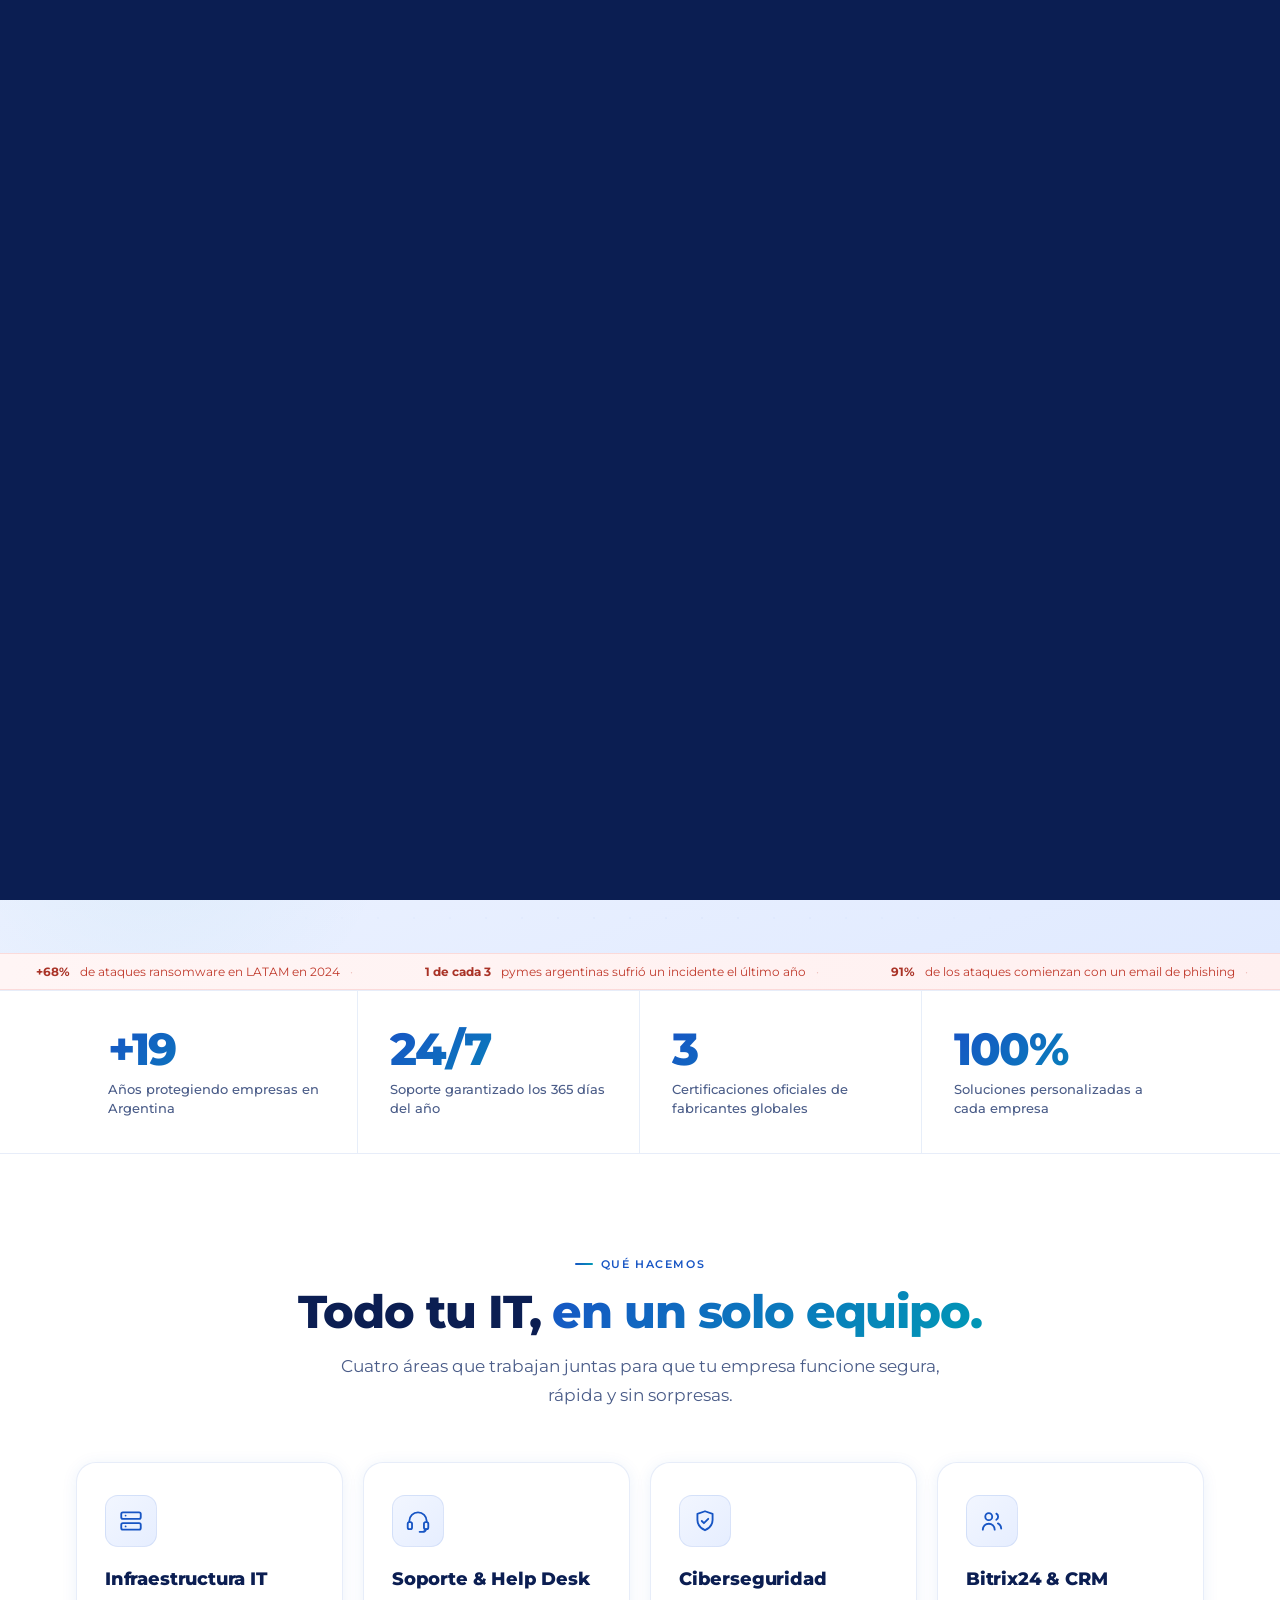
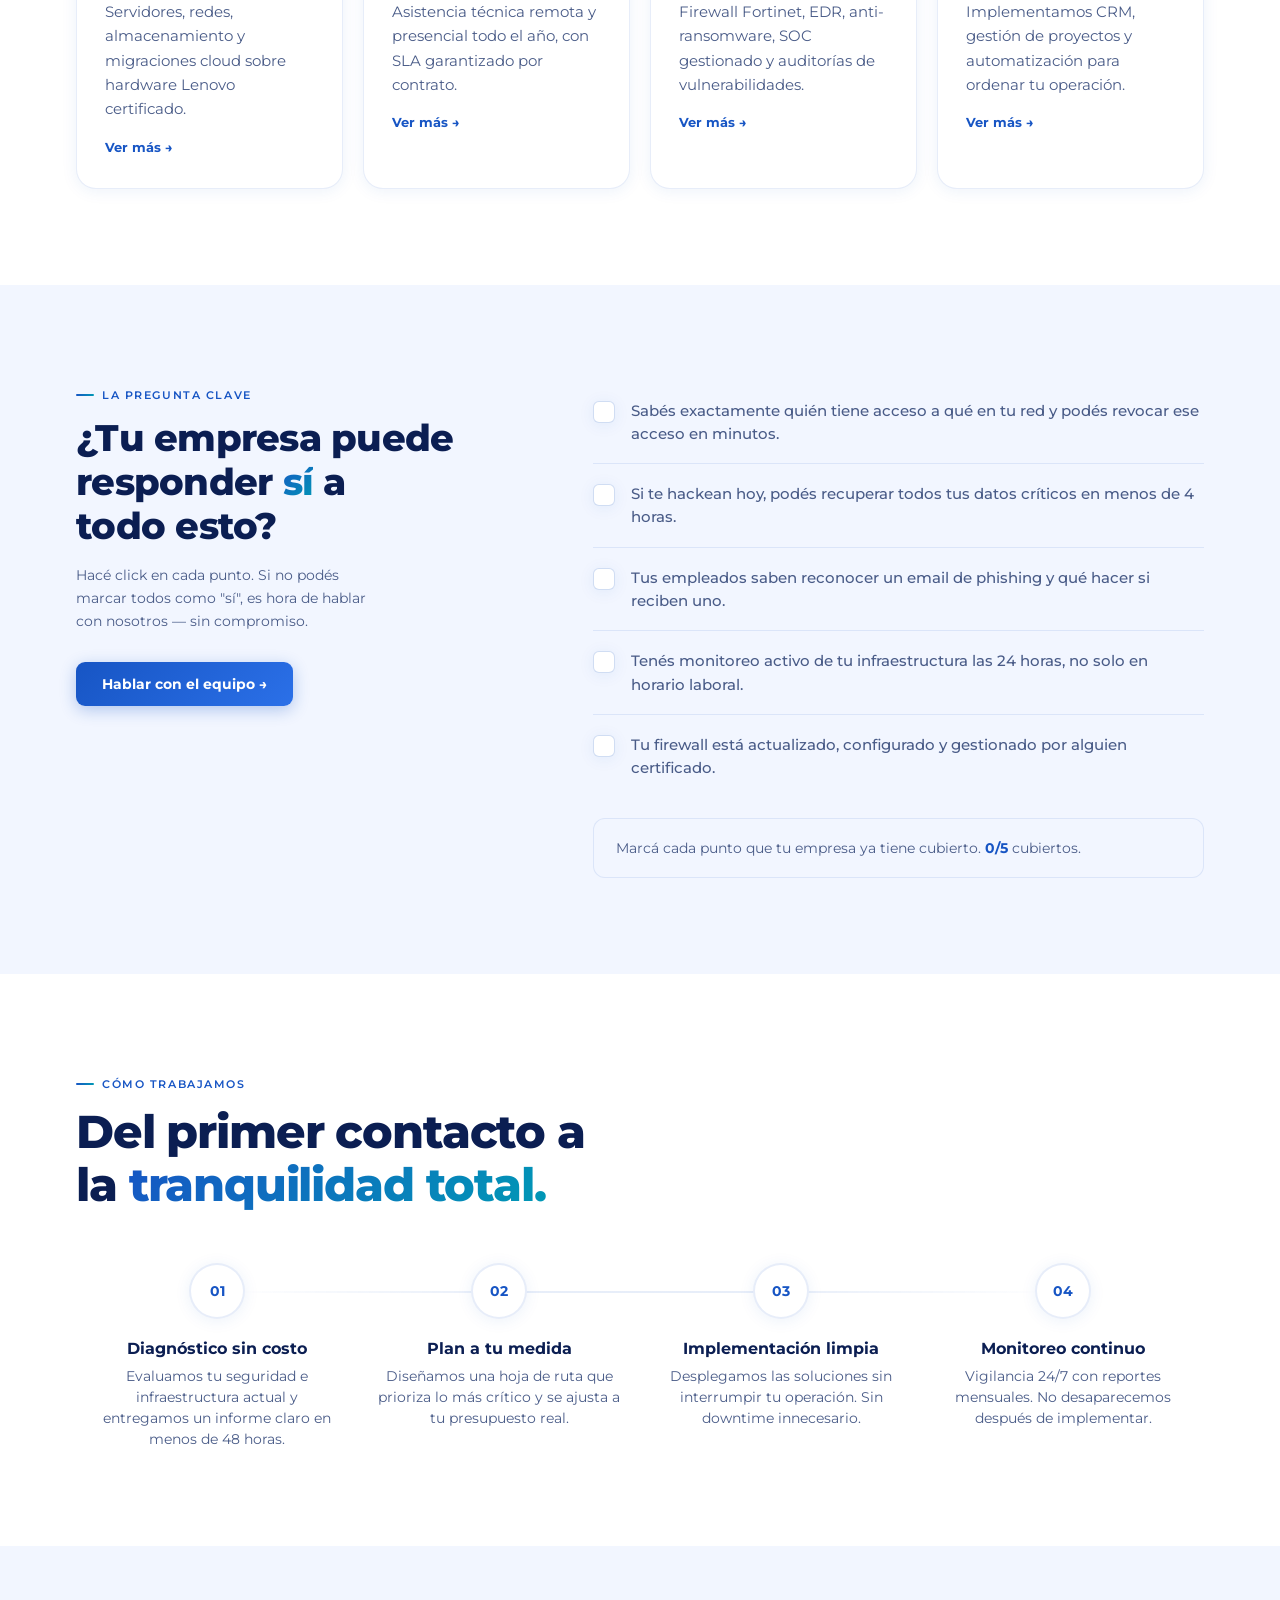
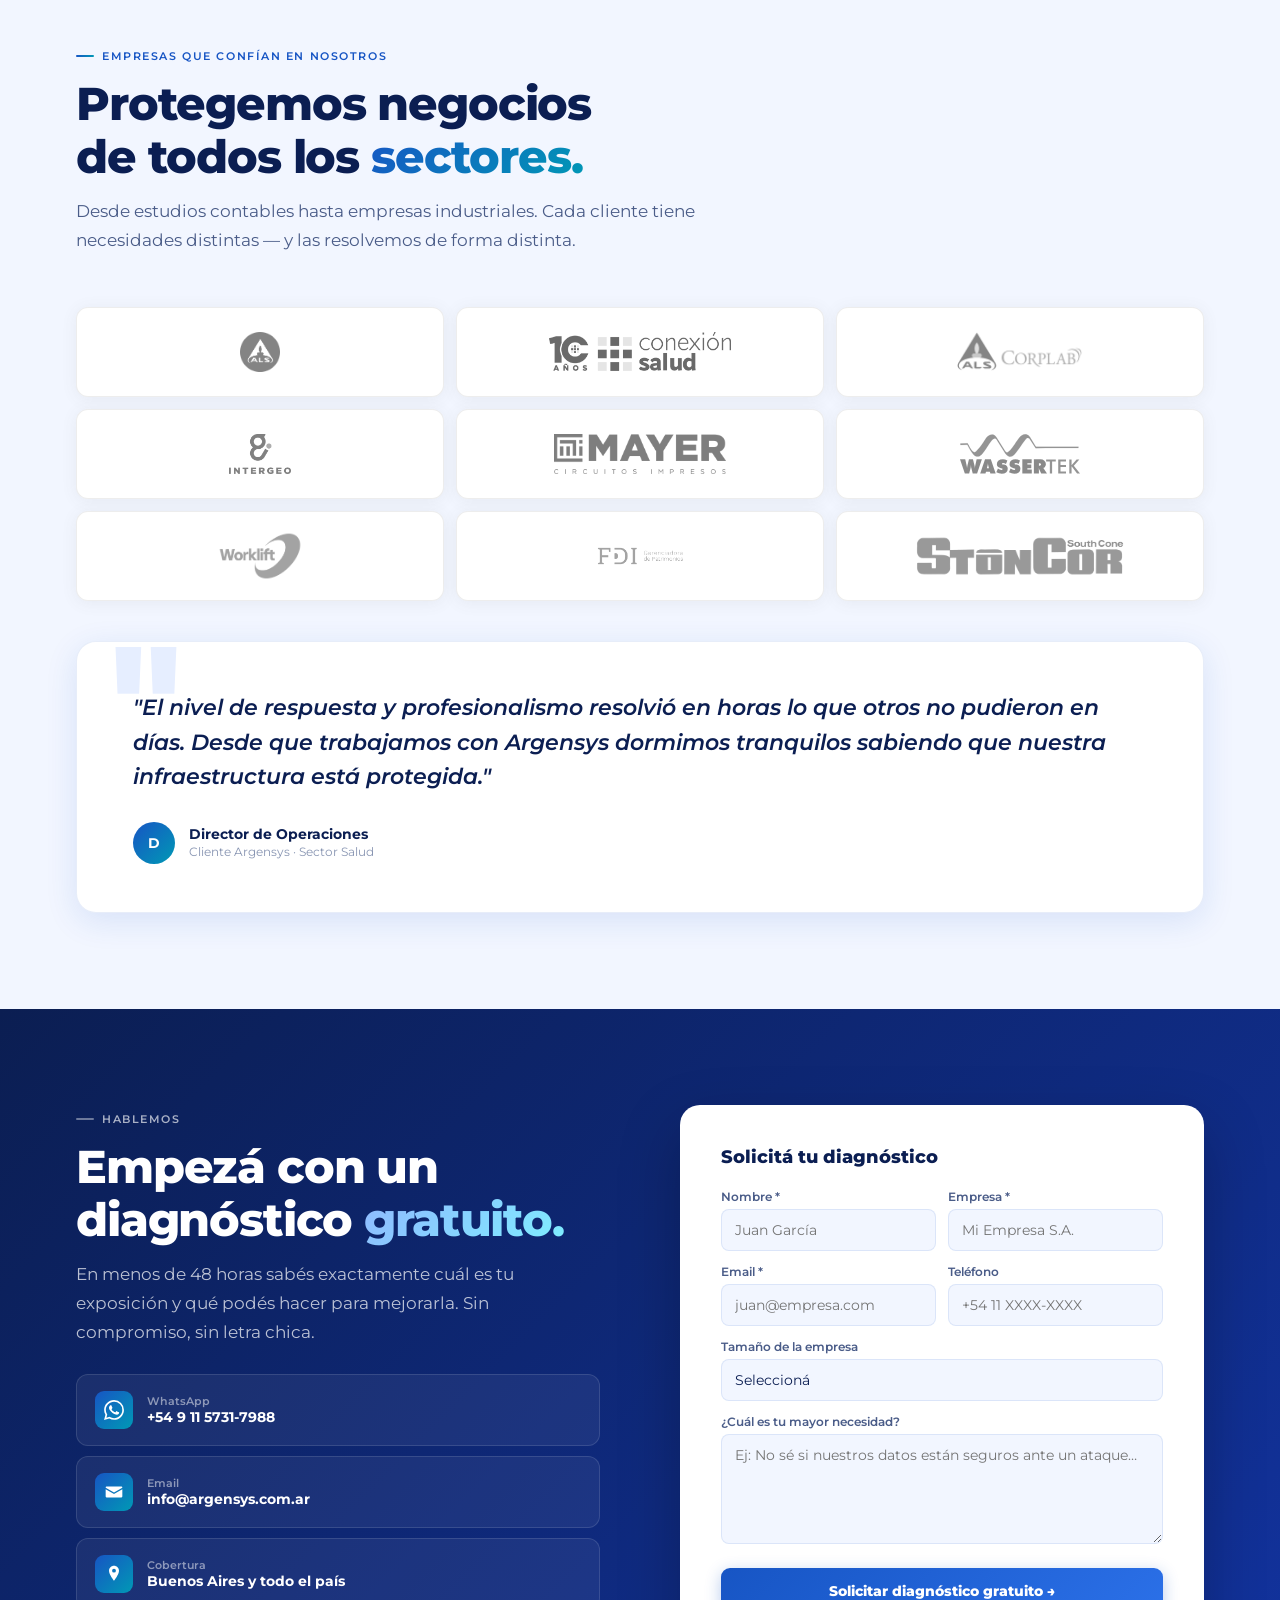
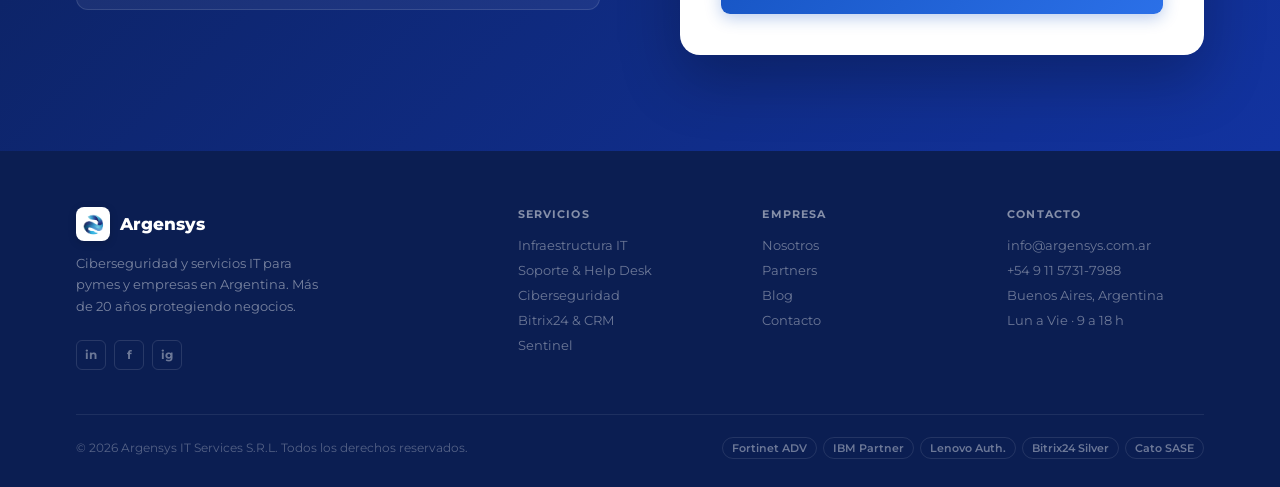
<file: index.html>
<!DOCTYPE html>
<html lang="es">
<head>
  <meta charset="UTF-8"/>
  <meta name="viewport" content="width=device-width, initial-scale=1.0"/>
  <title>Argensys | Ciberseguridad e IT para Empresas y Pymes en Argentina</title>
  <meta name="description" content="Más de 20 años protegiendo empresas argentinas. Ciberseguridad Fortinet, infraestructura IT, soporte 24/7, Bitrix24 y SASE con Cato. Partner certificado Fortinet, IBM, Lenovo y Bitrix24."/>
  <meta name="keywords" content="ciberseguridad empresas Argentina, infraestructura IT, soporte IT pymes, Fortinet partner Argentina, Bitrix24, SASE Cato, seguridad informática Buenos Aires"/>
  <meta name="robots" content="index, follow"/>
  <link rel="canonical" href="https://www.argensys.com.ar/"/>
  <meta property="og:type" content="website"/>
  <meta property="og:url" content="https://www.argensys.com.ar/"/>
  <meta property="og:title" content="Argensys | Ciberseguridad e IT para Empresas y Pymes"/>
  <meta property="og:description" content="Tecnología empresarial con más de 20 años de experiencia. Partner certificado Fortinet, IBM, Lenovo y Bitrix24 en Argentina."/>
  <meta name="twitter:card" content="summary_large_image"/>
  <meta name="twitter:site" content="@argensysok"/>
  <script type="application/ld+json">{"@context":"https://schema.org","@type":"LocalBusiness","name":"Argensys IT Services S.R.L.","url":"https://www.argensys.com.ar","telephone":"+5491157317988","email":"info@argensys.com.ar","address":{"@type":"PostalAddress","addressLocality":"Buenos Aires","addressCountry":"AR"},"areaServed":"AR","foundingDate":"2006"}</script>
  <link rel="icon" href="logos/argensys.png"/>
  <link rel="preconnect" href="https://fonts.googleapis.com"/>
  <link rel="preconnect" href="https://fonts.gstatic.com" crossorigin/>
  <link href="https://fonts.googleapis.com/css2?family=Montserrat:ital,wght@0,300;0,400;0,500;0,600;0,700;0,800;0,900;1,300;1,400;1,700&display=swap" rel="stylesheet"/>
  <link rel="stylesheet" href="assets/styles.css"/>
  <script>window.ARG_BASE="";</script>
<style>
/* ── Home-only styles (hero, intro, ticker, checklist) ── */
.hero{min-height:100svh;display:flex;align-items:center;padding:130px 0 80px;position:relative;overflow:hidden;background:linear-gradient(160deg,#fff 0%,#EEF3FF 55%,#E0EAFF 100%)}
.hero-blob{position:absolute;inset:0;pointer-events:none;overflow:hidden}
.hero-blob::before{content:'';position:absolute;width:700px;height:700px;border-radius:50%;background:radial-gradient(circle,rgba(23,85,196,.07) 0%,transparent 70%);top:-200px;right:-150px}
.hero-blob::after{content:'';position:absolute;width:500px;height:500px;border-radius:50%;background:radial-gradient(circle,rgba(0,153,181,.06) 0%,transparent 70%);bottom:-100px;left:-100px}
.hero-dots{position:absolute;inset:0;pointer-events:none;background-image:radial-gradient(rgba(23,85,196,.12) 1.5px,transparent 1.5px);background-size:36px 36px;mask-image:radial-gradient(ellipse 70% 70% at 50% 50%,black 20%,transparent 80%)}
.hero-inner{position:relative;z-index:1;display:grid;grid-template-columns:1fr 1fr;gap:64px;align-items:center;width:100%}
.hero-kicker{display:inline-flex;align-items:center;gap:10px;font-size:.7rem;font-weight:600;letter-spacing:.14em;text-transform:uppercase;color:var(--blue);margin-bottom:24px;animation:slideUp .6s 2.25s both}
.hero-kicker-line{width:24px;height:2px;background:var(--blue);border-radius:1px;display:block}
.hero-h1{font-weight:800;font-size:clamp(2.4rem,4.4vw,4rem);line-height:1.1;letter-spacing:-.03em;color:var(--navy);margin-bottom:22px;animation:heroTitle 1.05s 2.4s both}
.hero-h1 em{font-style:normal;background:linear-gradient(135deg,var(--blue),var(--cyan));-webkit-background-clip:text;-webkit-text-fill-color:transparent;background-clip:text}
.hero-sub{font-size:1.06rem;color:var(--t2);line-height:1.7;max-width:480px;margin-bottom:36px;animation:slideUp .65s 2.58s both}
.hero-ctas{display:flex;gap:12px;flex-wrap:wrap;margin-bottom:44px;animation:slideUp .65s 2.72s both}
.hero-metrics{display:flex;gap:32px;flex-wrap:wrap;padding-top:24px;border-top:1px solid var(--border);animation:slideUp .65s 2.86s both}
.hero-m-n{font-weight:800;font-size:1.9rem;color:var(--navy);letter-spacing:-.03em;line-height:1}
.hero-m-l{font-size:.72rem;color:var(--t3);margin-top:4px;font-weight:500;text-transform:uppercase;letter-spacing:.04em}
.hero-partners{display:grid;grid-template-columns:1fr 1fr;gap:14px;animation:slideRight .85s 2.5s both}
.ticker{background:linear-gradient(90deg,#FFF5F5,#FFF0F0);border-top:1px solid rgba(220,38,38,.12);border-bottom:1px solid rgba(220,38,38,.12);padding:10px 0;overflow:hidden}
.ticker-track{display:flex;animation:tick 30s linear infinite;white-space:nowrap}
.ticker-item{display:inline-flex;align-items:center;gap:10px;padding:0 36px;font-size:.78rem;color:#C0392B}
.ticker-item b{color:#A93226;font-weight:700}
.ticker-sep{color:rgba(192,57,43,.3)}
@keyframes tick{from{transform:translateX(0)}to{transform:translateX(-50%)}}
.check-layout{display:grid;grid-template-columns:1fr 1.4fr;gap:80px;align-items:start}
.check-left{position:sticky;top:120px}
.check-eyebrow{font-weight:800;font-size:clamp(1.6rem,3vw,2.3rem);line-height:1.2;letter-spacing:-.02em;color:var(--navy);margin-bottom:16px}
.check-eyebrow em{font-style:normal;background:linear-gradient(135deg,var(--blue),var(--cyan));-webkit-background-clip:text;-webkit-text-fill-color:transparent;background-clip:text}
.check-note{font-size:.88rem;color:var(--t2);line-height:1.65;max-width:300px;margin-bottom:28px}
.check-list{display:flex;flex-direction:column}
.check-item{display:flex;align-items:flex-start;gap:16px;padding:18px 0;border-bottom:1px solid var(--border);cursor:pointer}
.check-item:last-child{border-bottom:none}
.check-box{width:22px;height:22px;border-radius:6px;border:1.5px solid var(--bord2);display:flex;align-items:center;justify-content:center;flex-shrink:0;margin-top:2px;font-size:.7rem;color:transparent;transition:all .25s;background:#fff;box-shadow:var(--sh)}
.check-item.chk .check-box{background:linear-gradient(135deg,var(--blue),var(--cyan));border-color:transparent;color:#fff;box-shadow:0 4px 12px rgba(23,85,196,.3)}
.check-text{font-size:.94rem;color:var(--t2);line-height:1.55;transition:color .25s;font-weight:500}
.check-item.chk .check-text{color:var(--t3);text-decoration:line-through;text-decoration-color:var(--t4)}
.check-result{margin-top:20px;padding:18px 22px;background:var(--bg2);border:1.5px solid var(--border);border-radius:var(--r);font-size:.88rem;color:var(--t2);line-height:1.6}
.check-result a{color:var(--blue);text-decoration:underline}
/* cinematic intro */
#intro{position:fixed;inset:0;z-index:3000;pointer-events:none}
.intro-c{position:fixed;top:0;height:100%;width:51%;background:var(--navy);z-index:3001;transition:transform 1.05s cubic-bezier(.86,0,.07,1)}
.intro-cl{left:0}.intro-cr{right:0}
.intro-cl.out{transform:translateX(-101%)}.intro-cr.out{transform:translateX(101%)}
.intro-mid{position:fixed;inset:0;z-index:3002;display:flex;flex-direction:column;align-items:center;justify-content:center;gap:16px;transition:opacity .45s ease}
.intro-mid.out{opacity:0}
.intro-logo-box{width:72px;height:72px;background:#fff;border-radius:16px;padding:7px;box-shadow:0 12px 40px rgba(0,0,0,.4);opacity:0;transform:scale(.5) translateY(10px);animation:iScale .7s .1s cubic-bezier(.34,1.56,.64,1) forwards}
.intro-logo-box img{width:100%;height:100%;object-fit:contain;display:block}
.intro-brand-name{font-size:clamp(1.9rem,4.5vw,3rem);font-weight:900;color:#fff;letter-spacing:.16em;line-height:1;opacity:0;transform:translateY(18px);animation:iUp .65s .72s ease forwards}
.intro-sep{width:0;height:1px;background:rgba(255,255,255,.28);animation:iLine .55s 1s ease forwards}
@keyframes iLine{to{width:130px}}
.intro-tagline{font-size:.65rem;color:rgba(255,255,255,.42);letter-spacing:.24em;text-transform:uppercase;opacity:0;animation:iFade .5s 1.15s ease forwards}
@keyframes iScale{to{opacity:1;transform:none}}@keyframes iUp{to{opacity:1;transform:none}}@keyframes iFade{to{opacity:1}}
@media(max-width:1024px){.hero-inner{grid-template-columns:1fr;gap:48px}.hero-partners{grid-template-columns:repeat(4,1fr)}.check-layout{grid-template-columns:1fr;gap:40px}.check-left{position:static}}
@media(max-width:768px){.hero{padding:120px 0 64px}.hero-partners{grid-template-columns:1fr 1fr}.check-layout{gap:24px}}
@media(max-width:480px){.hero-h1{font-size:2rem}.hero-ctas{flex-direction:column}.hero-ctas .btn{width:100%;justify-content:center}}
</style>
</head>
<body>

<div class="scroll-bar" id="scrollBar"></div>

<!-- Cinematic intro -->
<div id="intro">
  <div class="intro-c intro-cl"></div>
  <div class="intro-c intro-cr"></div>
  <div class="intro-mid" id="introMid">
    <div class="intro-logo-box"><img src="logos/argensys.png" alt="Argensys"></div>
    <div class="intro-brand-name">ARGENSYS</div>
    <div class="intro-sep"></div>
    <div class="intro-tagline">Tecnología que funciona · Buenos Aires</div>
  </div>
</div>

<!-- NAV -->
<nav class="nav" id="nav">
  <div class="w">
    <div class="nav-i">
      <a href="index.html" class="nav-logo">
        <img src="logos/argensys.png" class="lmark" width="36" height="36" alt="Argensys logo"/>
        Argensys
      </a>
      <ul class="nav-links">
        <li class="nav-drop">
          <a href="servicios/index.html">Servicios</a>
          <div class="nav-menu">
            <a href="infraestructura/index.html"><span class="nm-t">Infraestructura IT</span><span class="nm-d">Servidores, redes y cloud</span></a>
            <a href="soporte/index.html"><span class="nm-t">Soporte & Help Desk</span><span class="nm-d">Asistencia 24/7</span></a>
            <a href="ciberseguridad/index.html"><span class="nm-t">Ciberseguridad</span><span class="nm-d">Fortinet · SOC · EDR</span></a>
            <a href="bitrix24/index.html"><span class="nm-t">Bitrix24 & CRM</span><span class="nm-d">CRM y automatización</span></a>
          </div>
        </li>
        <li><a href="partners/index.html">Partners</a></li>
        <li><a href="sentinel/index.html">Sentinel</a></li>
        <li><a href="nosotros/index.html">Nosotros</a></li>
        <li><a href="blog/index.html">Blog</a></li>
        <li><a href="contacto/index.html">Contacto</a></li>
      </ul>
      <a href="https://wa.me/5491157317988?text=Hola%2C%20quiero%20consultar%20sobre%20sus%20servicios" class="nav-btn" target="_blank" rel="noopener noreferrer">Consultar</a>
      <button class="burger" id="burger" aria-label="Menú" aria-expanded="false"><span></span><span></span><span></span></button>
    </div>
  </div>
</nav>

<div class="drawer" id="drawer">
  <button class="drawer-x" id="drawerX" aria-label="Cerrar">✕</button>
  <a href="servicios/index.html">Servicios</a>
  <a href="infraestructura/index.html" class="dl-sub">— Infraestructura IT</a>
  <a href="soporte/index.html" class="dl-sub">— Soporte & Help Desk</a>
  <a href="ciberseguridad/index.html" class="dl-sub">— Ciberseguridad</a>
  <a href="bitrix24/index.html" class="dl-sub">— Bitrix24 & CRM</a>
  <a href="partners/index.html">Partners</a>
  <a href="sentinel/index.html">Sentinel</a>
  <a href="nosotros/index.html">Nosotros</a>
  <a href="blog/index.html">Blog</a>
  <a href="contacto/index.html">Contacto</a>
</div>

<main>

<!-- HERO -->
<section class="hero" id="inicio">
  <div class="hero-blob" aria-hidden="true"></div>
  <div class="hero-dots" aria-hidden="true"></div>
  <div class="w">
    <div class="hero-inner">
      <div>
        <div class="hero-kicker"><span class="hero-kicker-line"></span>Tecnología empresarial · Buenos Aires</div>
        <h1 class="hero-h1">Tus amenazas<br>son reales.<br>Tu protección<br><em>también debería serlo.</em></h1>
        <p class="hero-sub">Más de 20 años blindando pymes y empresas argentinas. No vendemos software — nos convertimos en el equipo de tecnología de tu negocio.</p>
        <div class="hero-ctas">
          <a href="contacto/index.html" class="btn solid">Diagnóstico gratuito →</a>
          <a href="servicios/index.html" class="btn outline">Ver soluciones</a>
        </div>
        <div class="hero-metrics">
          <div><div class="hero-m-n">+20</div><div class="hero-m-l">Años de experiencia</div></div>
          <div><div class="hero-m-n">24/7</div><div class="hero-m-l">Soporte garantizado</div></div>
          <div><div class="hero-m-n">100%</div><div class="hero-m-l">Soluciones a medida</div></div>
        </div>
      </div>
      <div class="hero-partners pgrid" aria-label="Partners certificados">
        <button class="pc pc-fortinet" data-partner="fortinet" aria-label="Ver soluciones Fortinet">
          <div class="pc-top"></div><div class="pc-logo"><img src="logos/fortinet.svg" alt="Fortinet"></div>
          <div class="pc-cert">Advanced Partner</div><div class="pc-badge">Partner certificado</div><div class="pc-arrow">Cómo te ayudamos →</div>
        </button>
        <button class="pc pc-ibm" data-partner="ibm" aria-label="Ver soluciones IBM">
          <div class="pc-top"></div><div class="pc-logo"><img src="logos/ibm.svg" alt="IBM"></div>
          <div class="pc-cert">Business Partner</div><div class="pc-badge">Partner certificado</div><div class="pc-arrow">Cómo te ayudamos →</div>
        </button>
        <button class="pc pc-lenovo" data-partner="lenovo" aria-label="Ver soluciones Lenovo">
          <div class="pc-top"></div><div class="pc-logo"><img src="logos/lenovo.svg" alt="Lenovo"></div>
          <div class="pc-cert">Authorized Partner</div><div class="pc-badge">Partner certificado</div><div class="pc-arrow">Cómo te ayudamos →</div>
        </button>
        <button class="pc pc-bitrix" data-partner="bitrix" aria-label="Ver soluciones Bitrix24">
          <div class="pc-top"></div><div class="pc-logo"><span class="pc-wordmark" style="color:#2C9FD4">Bitrix24</span></div>
          <div class="pc-cert">Silver Partner</div><div class="pc-badge">Partner certificado</div><div class="pc-arrow">Cómo te ayudamos →</div>
        </button>
        <button class="pc pc-cato pc--wide" data-partner="cato" aria-label="Ver soluciones Cato Networks">
          <div class="pc-top"></div><div class="pc-logo"><span class="pc-wordmark" style="color:#158864">Cato<small>Networks</small></span></div>
          <div class="pc-wide-mid"><div class="pc-cert">SASE Partner</div><div class="pc-badge">Partner certificado</div></div>
          <div class="pc-arrow">Cómo te ayudamos →</div>
        </button>
      </div>
    </div>
  </div>
</section>

<!-- TICKER -->
<div class="ticker">
  <div class="ticker-track">
    <span class="ticker-item"><b>+68%</b> de ataques ransomware en LATAM en 2024 <span class="ticker-sep">·</span></span>
    <span class="ticker-item"><b>1 de cada 3</b> pymes argentinas sufrió un incidente el último año <span class="ticker-sep">·</span></span>
    <span class="ticker-item"><b>91%</b> de los ataques comienzan con un email de phishing <span class="ticker-sep">·</span></span>
    <span class="ticker-item">Costo promedio de una brecha: <b>USD 4.5M</b> <span class="ticker-sep">·</span></span>
    <span class="ticker-item"><b>+68%</b> de ataques ransomware en LATAM en 2024 <span class="ticker-sep">·</span></span>
    <span class="ticker-item"><b>1 de cada 3</b> pymes argentinas sufrió un incidente el último año <span class="ticker-sep">·</span></span>
    <span class="ticker-item"><b>91%</b> de los ataques comienzan con un email de phishing <span class="ticker-sep">·</span></span>
    <span class="ticker-item">Costo promedio de una brecha: <b>USD 4.5M</b> <span class="ticker-sep">·</span></span>
  </div>
</div>

<!-- STATS -->
<div class="stat-band sec--white"><div class="w"><div class="sb-inner">
  <div class="sb-cell rv"><div class="sb-n" data-count="20" data-prefix="+">+20</div><div class="sb-l">Años protegiendo empresas en Argentina</div></div>
  <div class="sb-cell rv d1"><div class="sb-n">24/7</div><div class="sb-l">Soporte garantizado los 365 días del año</div></div>
  <div class="sb-cell rv d2"><div class="sb-n" data-count="4">4</div><div class="sb-l">Certificaciones oficiales de fabricantes globales</div></div>
  <div class="sb-cell rv d3"><div class="sb-n">100%</div><div class="sb-l">Soluciones personalizadas a cada empresa</div></div>
</div></div></div>

<!-- SERVICES PREVIEW -->
<section class="sec sec--white" id="servicios">
  <div class="w">
    <div class="sec-head center">
      <div class="lbl rv">Qué hacemos</div>
      <h2 class="dsp rv d1">Todo tu IT, <em>en un solo equipo.</em></h2>
      <p class="body rv d2">Cuatro áreas que trabajan juntas para que tu empresa funcione segura, rápida y sin sorpresas.</p>
    </div>
    <div class="fgrid cols-4">
      <a href="infraestructura/index.html" class="fcard rv"><div class="fcard-ico"><svg viewBox="0 0 24 24"><rect x="3" y="4" width="18" height="6" rx="1.5"/><rect x="3" y="14" width="18" height="6" rx="1.5"/><line x1="7" y1="7" x2="7" y2="7"/><line x1="7" y1="17" x2="7" y2="17"/></svg></div><h3>Infraestructura IT</h3><p>Servidores, redes, almacenamiento y migraciones cloud sobre hardware Lenovo certificado.</p><span class="fcard-link">Ver más →</span></a>
      <a href="soporte/index.html" class="fcard rv d1"><div class="fcard-ico"><svg viewBox="0 0 24 24"><path d="M4 13v-1a8 8 0 0 1 16 0v1"/><rect x="2.5" y="13" width="4" height="6.5" rx="1.5"/><rect x="17.5" y="13" width="4" height="6.5" rx="1.5"/><path d="M19.5 19.5a3.5 3.5 0 0 1-3.5 2.5H13.5"/></svg></div><h3>Soporte & Help Desk</h3><p>Asistencia técnica remota y presencial todo el año, con SLA garantizado por contrato.</p><span class="fcard-link">Ver más →</span></a>
      <a href="ciberseguridad/index.html" class="fcard rv d2"><div class="fcard-ico"><svg viewBox="0 0 24 24"><path d="M12 3l7 2.5v5.5c0 4.3-3 7.7-7 9.5-4-1.8-7-5.2-7-9.5V5.5L12 3z"/><path d="M9 12l2 2 4-4"/></svg></div><h3>Ciberseguridad</h3><p>Firewall Fortinet, EDR, anti-ransomware, SOC gestionado y auditorías de vulnerabilidades.</p><span class="fcard-link">Ver más →</span></a>
      <a href="bitrix24/index.html" class="fcard rv d3"><div class="fcard-ico"><svg viewBox="0 0 24 24"><circle cx="9" cy="8" r="3.2"/><path d="M3.5 20a5.5 5.5 0 0 1 11 0"/><path d="M16 5.2a3.2 3.2 0 0 1 0 5.6"/><path d="M17.5 14.2A5.5 5.5 0 0 1 20.5 19"/></svg></div><h3>Bitrix24 & CRM</h3><p>Implementamos CRM, gestión de proyectos y automatización para ordenar tu operación.</p><span class="fcard-link">Ver más →</span></a>
    </div>
  </div>
</section>

<!-- CHECKLIST -->
<section class="sec sec--tint" aria-labelledby="check-title">
  <div class="w">
    <div class="check-layout">
      <div class="check-left rv-l">
        <div class="lbl">La pregunta clave</div>
        <h2 class="check-eyebrow" id="check-title">¿Tu empresa puede<br>responder <em>sí</em> a<br>todo esto?</h2>
        <p class="check-note">Hacé click en cada punto. Si no podés marcar todos como "sí", es hora de hablar con nosotros — sin compromiso.</p>
        <a href="contacto/index.html" class="btn solid" style="width:fit-content">Hablar con el equipo →</a>
      </div>
      <div class="rv-r d1">
        <ul class="check-list" id="checkList">
          <li class="check-item" tabindex="0" role="checkbox" aria-checked="false"><div class="check-box">✓</div><span class="check-text">Sabés exactamente quién tiene acceso a qué en tu red y podés revocar ese acceso en minutos.</span></li>
          <li class="check-item" tabindex="0" role="checkbox" aria-checked="false"><div class="check-box">✓</div><span class="check-text">Si te hackean hoy, podés recuperar todos tus datos críticos en menos de 4 horas.</span></li>
          <li class="check-item" tabindex="0" role="checkbox" aria-checked="false"><div class="check-box">✓</div><span class="check-text">Tus empleados saben reconocer un email de phishing y qué hacer si reciben uno.</span></li>
          <li class="check-item" tabindex="0" role="checkbox" aria-checked="false"><div class="check-box">✓</div><span class="check-text">Tenés monitoreo activo de tu infraestructura las 24 horas, no solo en horario laboral.</span></li>
          <li class="check-item" tabindex="0" role="checkbox" aria-checked="false"><div class="check-box">✓</div><span class="check-text">Tu firewall está actualizado, configurado y gestionado por alguien certificado.</span></li>
        </ul>
        <div class="check-result" id="checkResult">Marcá cada punto que tu empresa ya tiene cubierto. <strong id="checkScore" style="color:var(--blue)">0/5</strong> cubiertos.</div>
      </div>
    </div>
  </div>
</section>

<!-- PROCESS -->
<section class="sec sec--white" id="proceso">
  <div class="w">
    <div class="sec-head"><div class="lbl rv">Cómo trabajamos</div><h2 class="dsp rv d1" style="max-width:540px">Del primer contacto a la <em>tranquilidad total.</em></h2></div>
    <div class="steps rv-s d2">
      <div class="step"><div class="step-num">01</div><div class="step-t">Diagnóstico sin costo</div><p class="step-d">Evaluamos tu seguridad e infraestructura actual y entregamos un informe claro en menos de 48 horas.</p></div>
      <div class="step"><div class="step-num">02</div><div class="step-t">Plan a tu medida</div><p class="step-d">Diseñamos una hoja de ruta que prioriza lo más crítico y se ajusta a tu presupuesto real.</p></div>
      <div class="step"><div class="step-num">03</div><div class="step-t">Implementación limpia</div><p class="step-d">Desplegamos las soluciones sin interrumpir tu operación. Sin downtime innecesario.</p></div>
      <div class="step"><div class="step-num">04</div><div class="step-t">Monitoreo continuo</div><p class="step-d">Vigilancia 24/7 con reportes mensuales. No desaparecemos después de implementar.</p></div>
    </div>
  </div>
</section>

<!-- CLIENTS -->
<section class="sec sec--tint" id="clientes">
  <div class="w">
    <div class="sec-head"><div class="lbl rv">Empresas que confían en nosotros</div><h2 class="dsp rv d1">Protegemos negocios<br>de todos los <em>sectores.</em></h2><p class="body rv d2">Desde estudios contables hasta empresas industriales. Cada cliente tiene necesidades distintas — y las resolvemos de forma distinta.</p></div>
    <div class="clients-grid rv-s d2">
      <a class="cl" href="https://www.alsglobal.com" target="_blank" rel="noopener noreferrer"><img src="logos/clientes/als.png" alt="ALS"></a>
      <a class="cl" href="https://conexionsalud.com.ar" target="_blank" rel="noopener noreferrer"><img src="logos/clientes/conexion-salud.png" alt="Conexión Salud"></a>
      <a class="cl" href="https://www.alsglobal.com" target="_blank" rel="noopener noreferrer"><img src="logos/clientes/corplab.png" alt="Corplab"></a>
      <a class="cl" href="https://www.intergeo.com" target="_blank" rel="noopener noreferrer"><img src="logos/clientes/intergeo.png" alt="Intergeo"></a>
      <a class="cl cl-dark" href="https://mayerpcb.com" target="_blank" rel="noopener noreferrer"><img src="logos/clientes/mayer.png" alt="Mayer"></a>
      <a class="cl" href="http://www.wassertek.com.ar" target="_blank" rel="noopener noreferrer"><img src="logos/clientes/wassertek.svg" alt="Wassertek"></a>
      <a class="cl" href="https://worklift.com.ar" target="_blank" rel="noopener noreferrer" style="--brand:#FF5722"><span class="cl-mono" style="-webkit-mask-image:url(logos/clientes/worklift.png);mask-image:url(logos/clientes/worklift.png)" role="img" aria-label="Worklift"></span></a>
      <a class="cl" href="https://www.fdinternational.com" target="_blank" rel="noopener noreferrer" style="--brand:#312783"><span class="cl-mono" style="-webkit-mask-image:url(logos/clientes/fdi-wordmark.png);mask-image:url(logos/clientes/fdi-wordmark.png)" role="img" aria-label="FDI Gerenciadora"></span></a>
      <a class="cl" href="https://stoncor.com.ar" target="_blank" rel="noopener noreferrer"><img src="logos/clientes/stoncor.png" alt="StonCor South Cone"></a>
    </div>
    <div class="testi rv-s d3" style="margin-top:40px">
      <blockquote>
        <p class="testi-q">"El nivel de respuesta y profesionalismo resolvió en horas lo que otros no pudieron en días. Desde que trabajamos con Argensys dormimos tranquilos sabiendo que nuestra infraestructura está protegida."</p>
        <div class="testi-author"><div class="testi-av" aria-hidden="true">D</div><div><div class="testi-name">Director de Operaciones</div><div class="testi-role">Cliente Argensys · Sector Salud</div></div></div>
      </blockquote>
    </div>
  </div>
</section>

<!-- CTA -->
<section class="sec sec--blue" id="contacto">
  <div class="w">
    <div class="cta-layout">
      <div>
        <div class="lbl inv rv">Hablemos</div>
        <h2 class="dsp inv rv d1">Empezá con un<br>diagnóstico <em>gratuito.</em></h2>
        <p class="body inv rv d2">En menos de 48 horas sabés exactamente cuál es tu exposición y qué podés hacer para mejorarla. Sin compromiso, sin letra chica.</p>
        <div class="ct-list rv d3" style="margin-top:28px">
          <a href="https://wa.me/5491157317988?text=Hola%2C%20quiero%20info" class="ct inv" target="_blank" rel="noopener noreferrer"><div class="ct-ico" data-icon="wa"></div><div><div class="ct-l">WhatsApp</div><div class="ct-v">+54 9 11 5731-7988</div></div></a>
          <a href="mailto:info@argensys.com.ar" class="ct inv"><div class="ct-ico" data-icon="mailf"></div><div><div class="ct-l">Email</div><div class="ct-v">info@argensys.com.ar</div></div></a>
          <div class="ct inv"><div class="ct-ico" data-icon="pinf"></div><div><div class="ct-l">Cobertura</div><div class="ct-v">Buenos Aires y todo el país</div></div></div>
        </div>
      </div>
      <div class="form-card on-dark rv-r d2">
        <h3 class="form-title">Solicitá tu diagnóstico</h3>
        <form data-lead method="post" action="lead.php">
          <input type="text" name="website" class="hp" tabindex="-1" autocomplete="off" aria-hidden="true"/>
          <div class="fr">
            <div class="fg"><label for="nombre">Nombre *</label><input type="text" id="nombre" name="nombre" placeholder="Juan García" required autocomplete="given-name"/></div>
            <div class="fg"><label for="empresa">Empresa *</label><input type="text" id="empresa" name="empresa" placeholder="Mi Empresa S.A." required autocomplete="organization"/></div>
          </div>
          <div class="fr">
            <div class="fg"><label for="email">Email *</label><input type="email" id="email" name="email" placeholder="juan@empresa.com" required autocomplete="email"/></div>
            <div class="fg"><label for="tel">Teléfono</label><input type="tel" id="tel" name="tel" placeholder="+54 11 XXXX-XXXX"/></div>
          </div>
          <div class="fg"><label for="size">Tamaño de la empresa</label><select id="size" name="size"><option value="">Seleccioná</option><option>1–10 empleados</option><option>11–50 empleados</option><option>51–200 empleados</option><option>Más de 200 empleados</option></select></div>
          <div class="fg"><label for="msg">¿Cuál es tu mayor necesidad?</label><textarea id="msg" name="msg" placeholder="Ej: No sé si nuestros datos están seguros ante un ataque…"></textarea></div>
          <div class="cf-turnstile" data-sitekey="0x4AAAAAAEAHVURt-vNGA95I"></div>
          <button type="submit" class="fsub">Solicitar diagnóstico gratuito →</button>
        </form>
      </div>
    </div>
  </div>
</section>

</main>

<!-- FOOTER -->
<footer class="foot">
  <div class="w">
    <div class="foot-g">
      <div>
        <div class="foot-logo"><img src="logos/argensys.png" class="lmark lmark-dark" width="34" height="34" alt="Argensys"><span class="foot-logo-name">Argensys</span></div>
        <p class="foot-tag">Ciberseguridad y servicios IT para pymes y empresas en Argentina. Más de 20 años protegiendo negocios.</p>
        <nav class="fsoc" aria-label="Redes sociales">
          <a href="https://www.linkedin.com/company/argensys" class="fsoc-l" aria-label="LinkedIn" target="_blank" rel="noopener noreferrer">in</a>
          <a href="https://www.facebook.com/argensys" class="fsoc-l" aria-label="Facebook" target="_blank" rel="noopener noreferrer">f</a>
          <a href="https://www.instagram.com/argensys" class="fsoc-l" aria-label="Instagram" target="_blank" rel="noopener noreferrer">ig</a>
        </nav>
      </div>
      <div><h4 class="fc-t">Servicios</h4><nav class="flinks"><a href="infraestructura/index.html">Infraestructura IT</a><a href="soporte/index.html">Soporte & Help Desk</a><a href="ciberseguridad/index.html">Ciberseguridad</a><a href="bitrix24/index.html">Bitrix24 & CRM</a><a href="sentinel/index.html">Sentinel</a></nav></div>
      <div><h4 class="fc-t">Empresa</h4><nav class="flinks"><a href="nosotros/index.html">Nosotros</a><a href="partners/index.html">Partners</a><a href="blog/index.html">Blog</a><a href="contacto/index.html">Contacto</a></nav></div>
      <div><h4 class="fc-t">Contacto</h4><nav class="flinks"><a href="mailto:info@argensys.com.ar">info@argensys.com.ar</a><a href="https://wa.me/5491157317988">+54 9 11 5731-7988</a><span>Buenos Aires, Argentina</span><span>Lun a Vie · 9 a 18 h</span></nav></div>
    </div>
    <div class="foot-bot">
      <p class="foot-copy">© 2026 Argensys IT Services S.R.L. Todos los derechos reservados.</p>
      <div class="foot-certs"><span class="cert">Fortinet ADV</span><span class="cert">IBM Partner</span><span class="cert">Lenovo Auth.</span><span class="cert">Bitrix24 Silver</span><span class="cert">Cato SASE</span></div>
    </div>
  </div>
</footer>

<a href="https://wa.me/5491157317988?text=Hola%2C%20quiero%20info%20sobre%20sus%20servicios" class="wa" aria-label="WhatsApp" target="_blank" rel="noopener noreferrer">
  <svg viewBox="0 0 24 24"><path d="M17.472 14.382c-.297-.149-1.758-.867-2.03-.967-.273-.099-.471-.148-.67.15-.197.297-.767.966-.94 1.164-.173.199-.347.223-.644.075-.297-.15-1.255-.463-2.39-1.475-.883-.788-1.48-1.761-1.653-2.059-.173-.297-.018-.458.13-.606.134-.133.298-.347.446-.52.149-.174.198-.298.298-.497.099-.198.05-.371-.025-.52-.075-.149-.669-1.612-.916-2.207-.242-.579-.487-.5-.669-.51-.173-.008-.371-.01-.57-.01-.198 0-.52.074-.792.372-.272.297-1.04 1.016-1.04 2.479 0 1.462 1.065 2.875 1.213 3.074.149.198 2.096 3.2 5.077 4.487.709.306 1.262.489 1.694.625.712.227 1.36.195 1.871.118.571-.085 1.758-.719 2.006-1.413.248-.694.248-1.289.173-1.413-.074-.124-.272-.198-.57-.347m-5.421 7.403h-.004a9.87 9.87 0 01-5.031-1.378l-.361-.214-3.741.982.998-3.648-.235-.374a9.86 9.86 0 01-1.51-5.26c.001-5.45 4.436-9.884 9.888-9.884 2.64 0 5.122 1.03 6.988 2.898a9.825 9.825 0 012.893 6.994c-.003 5.45-4.437 9.884-9.885 9.884m8.413-18.297A11.815 11.815 0 0012.05 0C5.495 0 .16 5.335.157 11.892c0 2.096.547 4.142 1.588 5.945L.057 24l6.305-1.654a11.882 11.882 0 005.683 1.448h.005c6.554 0 11.89-5.335 11.893-11.893a11.821 11.821 0 00-3.48-8.413z"/></svg>
</a>

<!-- PARTNER MODAL -->
<div class="pm-overlay" id="pmOverlay" role="dialog" aria-modal="true" aria-labelledby="pmTitle">
  <div class="pm-card" id="pmCard">
    <button class="pm-close" id="pmClose" aria-label="Cerrar">✕</button>
    <div class="pm-top-bar" id="pmBar"></div>
    <div class="pm-head"><div class="pm-ico" id="pmIco"></div><div><div class="pm-brand-name" id="pmTitle"></div><div class="pm-brand-cert" id="pmCert"></div></div></div>
    <div class="pm-body" id="pmBody"></div>
  </div>
</div>

<script src="assets/app.js"></script>
</body>
</html>
</file>
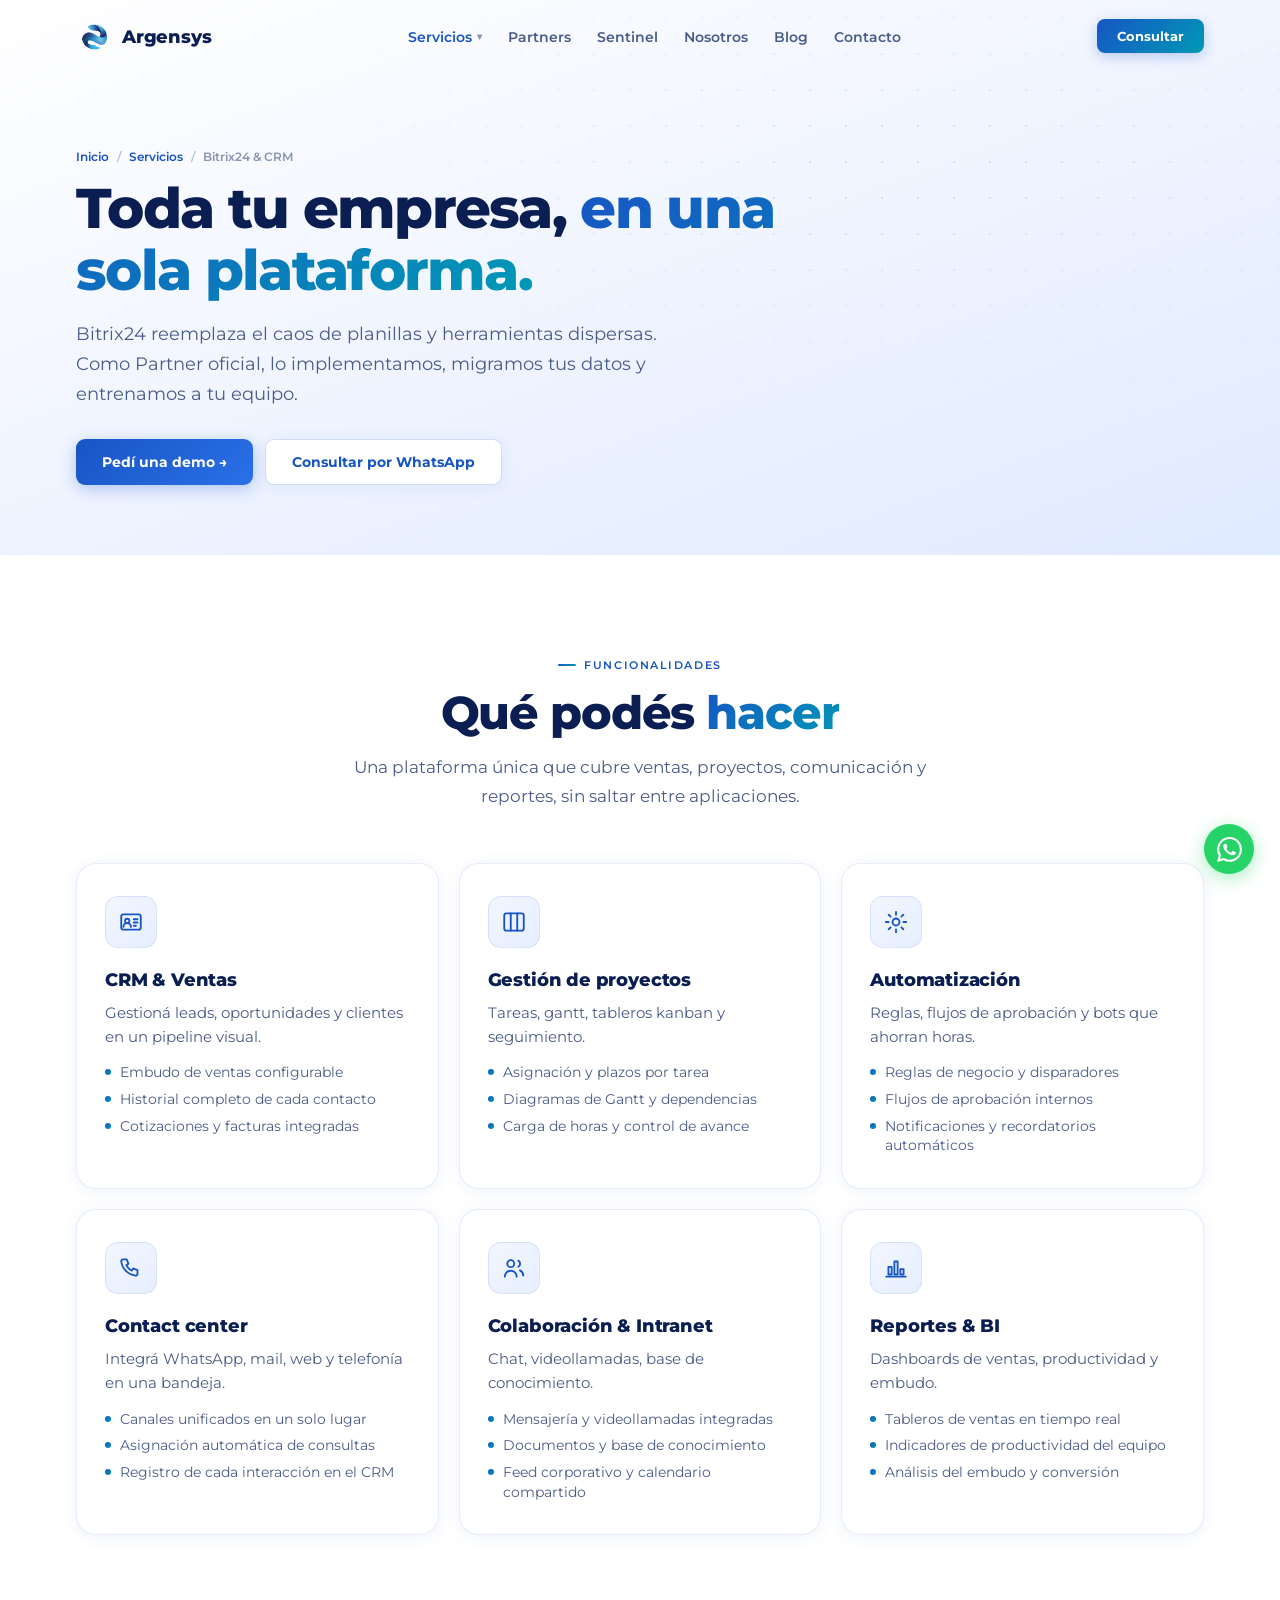
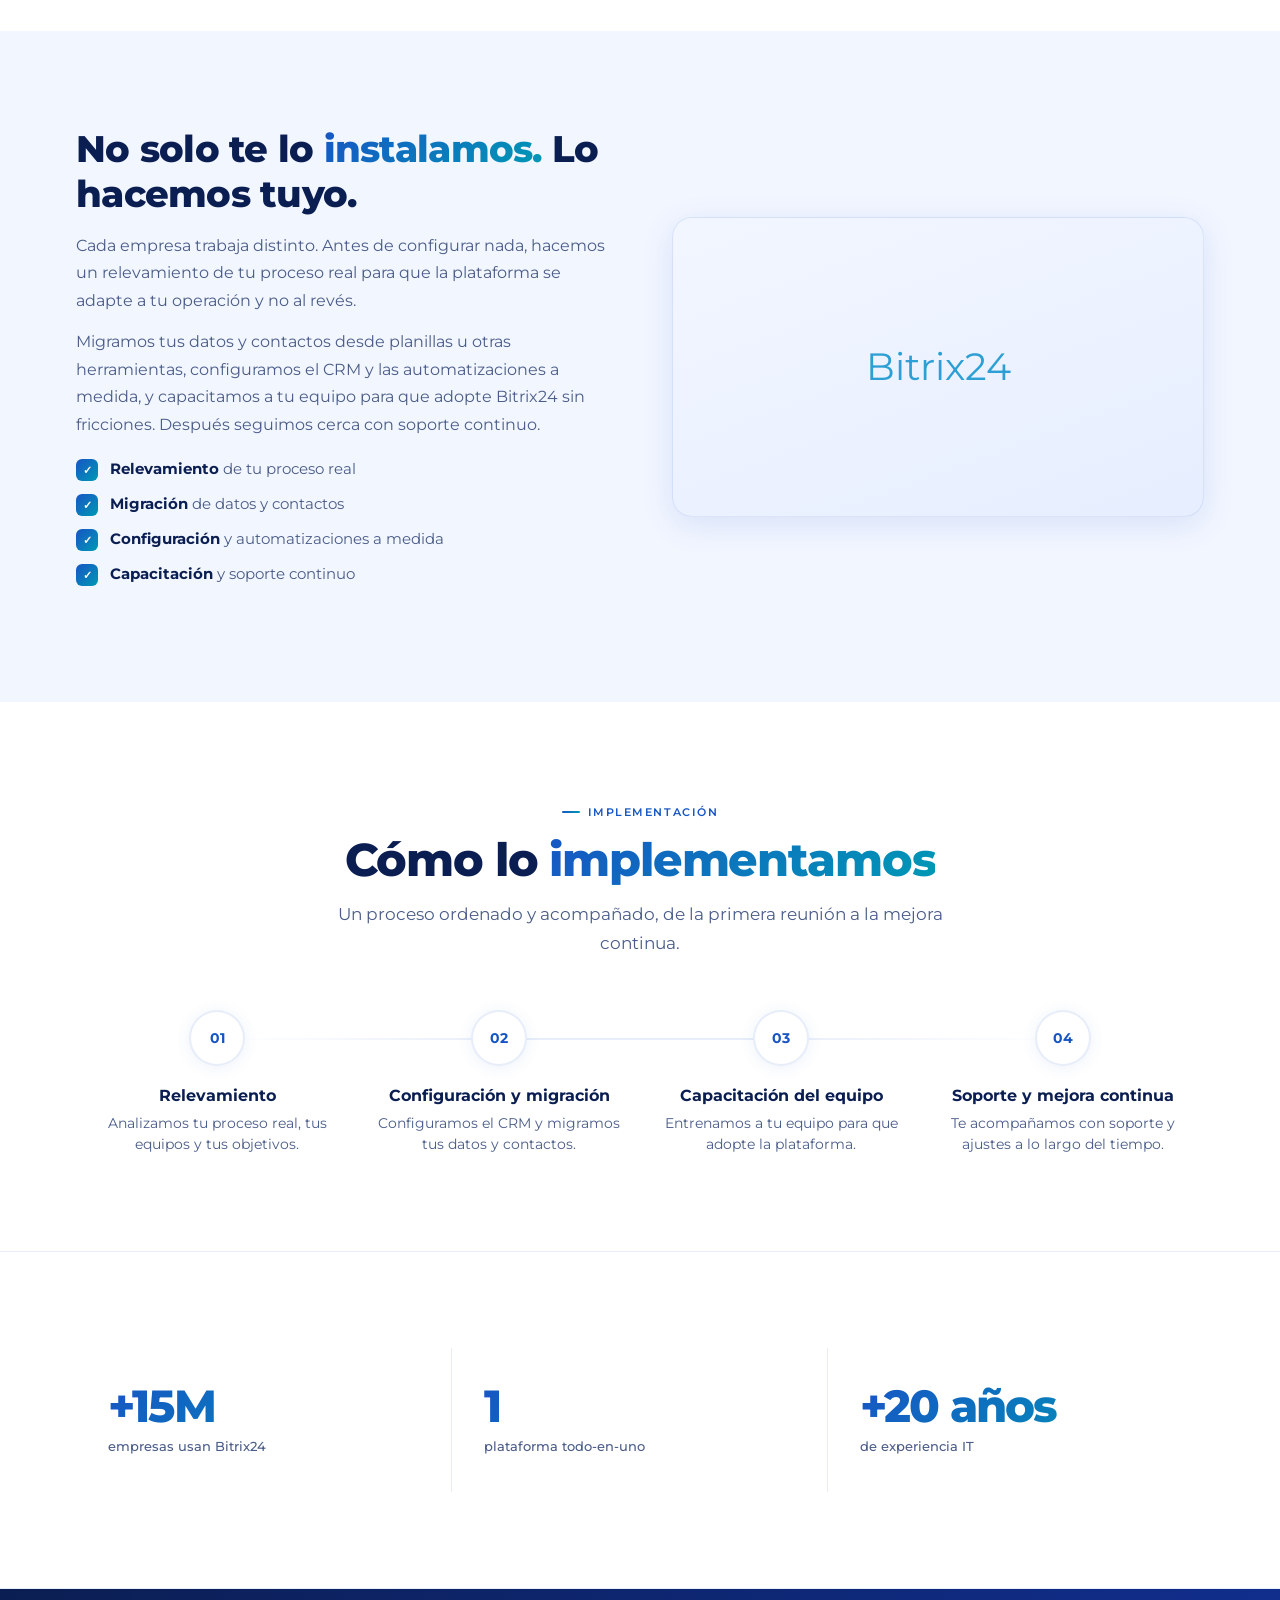
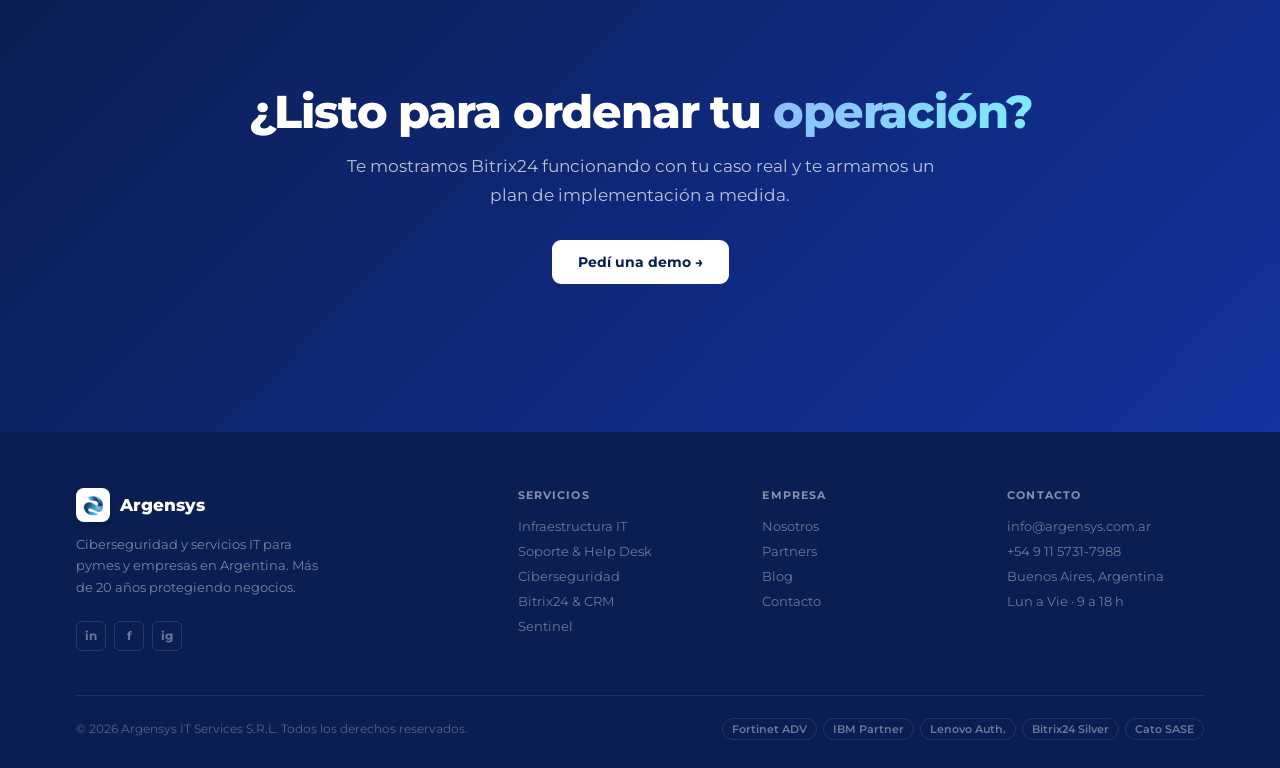
<file: bitrix24/index.html>
<!DOCTYPE html>
<html lang="es">
<head>
  <meta charset="UTF-8"/>
  <meta name="viewport" content="width=device-width, initial-scale=1.0"/>
  <title>Bitrix24: CRM y automatización para empresas | Argensys</title>
  <meta name="description" content="Partner oficial Bitrix24 en Argentina. Implementamos y personalizamos CRM, gestión de proyectos, contact center y automatización de procesos para ordenar tu operación."/>
  <meta name="robots" content="index, follow"/>
  <link rel="canonical" href="https://www.argensys.com.ar/bitrix24/"/>
  <meta property="og:type" content="website"/>
  <meta property="og:title" content="Bitrix24: CRM y automatización para empresas | Argensys"/>
  <meta property="og:description" content="Partner oficial Bitrix24 en Argentina. Implementamos y personalizamos CRM, gestión de proyectos, contact center y automatización de procesos para ordenar tu operación."/>
  <link rel="icon" href="../logos/argensys.png"/>
  <link rel="preconnect" href="https://fonts.googleapis.com"/>
  <link rel="preconnect" href="https://fonts.gstatic.com" crossorigin/>
  <link href="https://fonts.googleapis.com/css2?family=Montserrat:ital,wght@0,300;0,400;0,500;0,600;0,700;0,800;0,900;1,300;1,400;1,700&display=swap" rel="stylesheet"/>
  <link rel="stylesheet" href="../assets/styles.css"/>
  <script>window.ARG_BASE="../";</script>
</head>
<body>

<div class="scroll-bar" id="scrollBar"></div>

<!-- NAV (inner) -->
<nav class="nav" id="nav">
  <div class="w">
    <div class="nav-i">
      <a href="../index.html" class="nav-logo">
        <img src="../logos/argensys.png" class="lmark" width="36" height="36" alt="Argensys logo"/>
        Argensys
      </a>
      <ul class="nav-links">
        <li class="nav-drop">
          <a href="../servicios/index.html" data-nav="servicios" class="active">Servicios</a>
          <div class="nav-menu">
            <a href="../infraestructura/index.html"><span class="nm-t">Infraestructura IT</span><span class="nm-d">Servidores, redes y cloud</span></a>
            <a href="../soporte/index.html"><span class="nm-t">Soporte & Help Desk</span><span class="nm-d">Asistencia 24/7</span></a>
            <a href="../ciberseguridad/index.html"><span class="nm-t">Ciberseguridad</span><span class="nm-d">Fortinet · SOC · EDR</span></a>
            <a href="../bitrix24/index.html"><span class="nm-t">Bitrix24 & CRM</span><span class="nm-d">CRM y automatización</span></a>
          </div>
        </li>
        <li><a href="../partners/index.html" data-nav="partners">Partners</a></li>
        <li><a href="../sentinel/index.html" data-nav="sentinel">Sentinel</a></li>
        <li><a href="../nosotros/index.html" data-nav="nosotros">Nosotros</a></li>
        <li><a href="../blog/index.html" data-nav="blog">Blog</a></li>
        <li><a href="../contacto/index.html" data-nav="contacto">Contacto</a></li>
      </ul>
      <a href="https://wa.me/5491157317988?text=Hola%2C%20quiero%20consultar%20sobre%20sus%20servicios" class="nav-btn" target="_blank" rel="noopener noreferrer">Consultar</a>
      <button class="burger" id="burger" aria-label="Menú" aria-expanded="false"><span></span><span></span><span></span></button>
    </div>
  </div>
</nav>

<div class="drawer" id="drawer">
  <button class="drawer-x" id="drawerX" aria-label="Cerrar">✕</button>
  <a href="../servicios/index.html">Servicios</a>
  <a href="../infraestructura/index.html" class="dl-sub">— Infraestructura IT</a>
  <a href="../soporte/index.html" class="dl-sub">— Soporte & Help Desk</a>
  <a href="../ciberseguridad/index.html" class="dl-sub">— Ciberseguridad</a>
  <a href="../bitrix24/index.html" class="dl-sub">— Bitrix24 & CRM</a>
  <a href="../partners/index.html">Partners</a>
  <a href="../sentinel/index.html">Sentinel</a>
  <a href="../nosotros/index.html">Nosotros</a>
  <a href="../blog/index.html">Blog</a>
  <a href="../contacto/index.html">Contacto</a>
</div>

<main>

<header class="phead">
  <div class="phead-dots"></div>
  <div class="w">
    <div class="phead-in">
      <nav class="crumb" aria-label="Migas de pan">
        <a href="../index.html">Inicio</a>
        <span class="sep">/</span>
        <a href="../servicios/index.html">Servicios</a>
        <span class="sep">/</span>
        <span>Bitrix24 & CRM</span>
      </nav>
      <h1>Toda tu empresa, <em>en una sola plataforma.</em></h1>
      <p>Bitrix24 reemplaza el caos de planillas y herramientas dispersas. Como Partner oficial, lo implementamos, migramos tus datos y entrenamos a tu equipo.</p>
      <div class="phead-ctas">
        <a href="../contacto/index.html" class="btn solid">Pedí una demo →</a>
        <a href="https://wa.me/5491157317988?text=Hola%2C%20quiero%20consultar%20sobre%20Bitrix24" class="btn outline" target="_blank" rel="noopener noreferrer">Consultar por WhatsApp</a>
      </div>
    </div>
  </div>
</header>

<section class="sec sec--white">
  <div class="w">
    <div class="sec-head center rv">
      <span class="lbl">Funcionalidades</span>
      <h2 class="dsp">Qué podés <em>hacer</em></h2>
      <p class="body">Una plataforma única que cubre ventas, proyectos, comunicación y reportes, sin saltar entre aplicaciones.</p>
    </div>
    <div class="fgrid cols-3">
      <div class="fcard rv">
        <div class="fcard-ico" data-icon="crm"></div>
        <h3>CRM & Ventas</h3>
        <p>Gestioná leads, oportunidades y clientes en un pipeline visual.</p>
        <ul class="fcard-list">
          <li>Embudo de ventas configurable</li>
          <li>Historial completo de cada contacto</li>
          <li>Cotizaciones y facturas integradas</li>
        </ul>
      </div>
      <div class="fcard rv d1">
        <div class="fcard-ico" data-icon="projects"></div>
        <h3>Gestión de proyectos</h3>
        <p>Tareas, gantt, tableros kanban y seguimiento.</p>
        <ul class="fcard-list">
          <li>Asignación y plazos por tarea</li>
          <li>Diagramas de Gantt y dependencias</li>
          <li>Carga de horas y control de avance</li>
        </ul>
      </div>
      <div class="fcard rv d2">
        <div class="fcard-ico" data-icon="automation"></div>
        <h3>Automatización</h3>
        <p>Reglas, flujos de aprobación y bots que ahorran horas.</p>
        <ul class="fcard-list">
          <li>Reglas de negocio y disparadores</li>
          <li>Flujos de aprobación internos</li>
          <li>Notificaciones y recordatorios automáticos</li>
        </ul>
      </div>
      <div class="fcard rv">
        <div class="fcard-ico" data-icon="phone"></div>
        <h3>Contact center</h3>
        <p>Integrá WhatsApp, mail, web y telefonía en una bandeja.</p>
        <ul class="fcard-list">
          <li>Canales unificados en un solo lugar</li>
          <li>Asignación automática de consultas</li>
          <li>Registro de cada interacción en el CRM</li>
        </ul>
      </div>
      <div class="fcard rv d1">
        <div class="fcard-ico" data-icon="people"></div>
        <h3>Colaboración & Intranet</h3>
        <p>Chat, videollamadas, base de conocimiento.</p>
        <ul class="fcard-list">
          <li>Mensajería y videollamadas integradas</li>
          <li>Documentos y base de conocimiento</li>
          <li>Feed corporativo y calendario compartido</li>
        </ul>
      </div>
      <div class="fcard rv d2">
        <div class="fcard-ico" data-icon="chart"></div>
        <h3>Reportes & BI</h3>
        <p>Dashboards de ventas, productividad y embudo.</p>
        <ul class="fcard-list">
          <li>Tableros de ventas en tiempo real</li>
          <li>Indicadores de productividad del equipo</li>
          <li>Análisis del embudo y conversión</li>
        </ul>
      </div>
    </div>
  </div>
</section>

<section class="sec sec--tint">
  <div class="w">
    <div class="split">
      <div class="split-text rv-l">
        <h2>No solo te lo <em>instalamos.</em> Lo hacemos tuyo.</h2>
        <p>Cada empresa trabaja distinto. Antes de configurar nada, hacemos un relevamiento de tu proceso real para que la plataforma se adapte a tu operación y no al revés.</p>
        <p>Migramos tus datos y contactos desde planillas u otras herramientas, configuramos el CRM y las automatizaciones a medida, y capacitamos a tu equipo para que adopte Bitrix24 sin fricciones. Después seguimos cerca con soporte continuo.</p>
        <ul class="split-list">
          <li><span class="ck">✓</span><span><b>Relevamiento</b> de tu proceso real</span></li>
          <li><span class="ck">✓</span><span><b>Migración</b> de datos y contactos</span></li>
          <li><span class="ck">✓</span><span><b>Configuración</b> y automatizaciones a medida</span></li>
          <li><span class="ck">✓</span><span><b>Capacitación</b> y soporte continuo</span></li>
        </ul>
      </div>
      <div class="split-visual rv-r">
        <span class="pc-wordmark" style="color:#2C9FD4;font-size:2.4rem">Bitrix24</span>
      </div>
    </div>
  </div>
</section>

<section class="sec sec--white">
  <div class="w">
    <div class="sec-head center rv">
      <span class="lbl">Implementación</span>
      <h2 class="dsp">Cómo lo <em>implementamos</em></h2>
      <p class="body">Un proceso ordenado y acompañado, de la primera reunión a la mejora continua.</p>
    </div>
    <div class="steps">
      <div class="step rv">
        <div class="step-num">01</div>
        <div class="step-t">Relevamiento</div>
        <div class="step-d">Analizamos tu proceso real, tus equipos y tus objetivos.</div>
      </div>
      <div class="step rv d1">
        <div class="step-num">02</div>
        <div class="step-t">Configuración y migración</div>
        <div class="step-d">Configuramos el CRM y migramos tus datos y contactos.</div>
      </div>
      <div class="step rv d2">
        <div class="step-num">03</div>
        <div class="step-t">Capacitación del equipo</div>
        <div class="step-d">Entrenamos a tu equipo para que adopte la plataforma.</div>
      </div>
      <div class="step rv d3">
        <div class="step-num">04</div>
        <div class="step-t">Soporte y mejora continua</div>
        <div class="step-d">Te acompañamos con soporte y ajustes a lo largo del tiempo.</div>
      </div>
    </div>
  </div>
</section>

<section class="sec stat-band sec--tint">
  <div class="w">
    <div class="sb-inner cols-3">
      <div class="sb-cell rv">
        <div class="sb-n">+15M</div>
        <div class="sb-l">empresas usan Bitrix24</div>
      </div>
      <div class="sb-cell rv d1">
        <div class="sb-n">1</div>
        <div class="sb-l">plataforma todo-en-uno</div>
      </div>
      <div class="sb-cell rv d2">
        <div class="sb-n">+20 años</div>
        <div class="sb-l">de experiencia IT</div>
      </div>
    </div>
  </div>
</section>

<section class="sec sec--blue">
  <div class="w">
    <div class="sec-head center rv">
      <h2 class="dsp inv">¿Listo para ordenar tu <em>operación?</em></h2>
      <p class="body inv">Te mostramos Bitrix24 funcionando con tu caso real y te armamos un plan de implementación a medida.</p>
      <div class="phead-ctas" style="justify-content:center">
        <a href="../contacto/index.html" class="btn white">Pedí una demo →</a>
      </div>
    </div>
  </div>
</section>

</main>

<!-- FOOTER (inner) -->
<footer class="foot">
  <div class="w">
    <div class="foot-g">
      <div>
        <div class="foot-logo"><img src="../logos/argensys.png" class="lmark lmark-dark" width="34" height="34" alt="Argensys"><span class="foot-logo-name">Argensys</span></div>
        <p class="foot-tag">Ciberseguridad y servicios IT para pymes y empresas en Argentina. Más de 20 años protegiendo negocios.</p>
        <nav class="fsoc" aria-label="Redes sociales">
          <a href="https://www.linkedin.com/company/argensys" class="fsoc-l" aria-label="LinkedIn" target="_blank" rel="noopener noreferrer">in</a>
          <a href="https://www.facebook.com/argensys" class="fsoc-l" aria-label="Facebook" target="_blank" rel="noopener noreferrer">f</a>
          <a href="https://www.instagram.com/argensys" class="fsoc-l" aria-label="Instagram" target="_blank" rel="noopener noreferrer">ig</a>
        </nav>
      </div>
      <div><h4 class="fc-t">Servicios</h4><nav class="flinks"><a href="../infraestructura/index.html">Infraestructura IT</a><a href="../soporte/index.html">Soporte & Help Desk</a><a href="../ciberseguridad/index.html">Ciberseguridad</a><a href="../bitrix24/index.html">Bitrix24 & CRM</a><a href="../sentinel/index.html">Sentinel</a></nav></div>
      <div><h4 class="fc-t">Empresa</h4><nav class="flinks"><a href="../nosotros/index.html">Nosotros</a><a href="../partners/index.html">Partners</a><a href="../blog/index.html">Blog</a><a href="../contacto/index.html">Contacto</a></nav></div>
      <div><h4 class="fc-t">Contacto</h4><nav class="flinks"><a href="mailto:info@argensys.com.ar">info@argensys.com.ar</a><a href="https://wa.me/5491157317988">+54 9 11 5731-7988</a><span>Buenos Aires, Argentina</span><span>Lun a Vie · 9 a 18 h</span></nav></div>
    </div>
    <div class="foot-bot">
      <p class="foot-copy">© 2026 Argensys IT Services S.R.L. Todos los derechos reservados.</p>
      <div class="foot-certs"><span class="cert">Fortinet ADV</span><span class="cert">IBM Partner</span><span class="cert">Lenovo Auth.</span><span class="cert">Bitrix24 Silver</span><span class="cert">Cato SASE</span></div>
    </div>
  </div>
</footer>

<a href="https://wa.me/5491157317988?text=Hola%2C%20quiero%20info%20sobre%20sus%20servicios" class="wa" aria-label="WhatsApp" target="_blank" rel="noopener noreferrer">
  <svg viewBox="0 0 24 24"><path d="M17.472 14.382c-.297-.149-1.758-.867-2.03-.967-.273-.099-.471-.148-.67.15-.197.297-.767.966-.94 1.164-.173.199-.347.223-.644.075-.297-.15-1.255-.463-2.39-1.475-.883-.788-1.48-1.761-1.653-2.059-.173-.297-.018-.458.13-.606.134-.133.298-.347.446-.52.149-.174.198-.298.298-.497.099-.198.05-.371-.025-.52-.075-.149-.669-1.612-.916-2.207-.242-.579-.487-.5-.669-.51-.173-.008-.371-.01-.57-.01-.198 0-.52.074-.792.372-.272.297-1.04 1.016-1.04 2.479 0 1.462 1.065 2.875 1.213 3.074.149.198 2.096 3.2 5.077 4.487.709.306 1.262.489 1.694.625.712.227 1.36.195 1.871.118.571-.085 1.758-.719 2.006-1.413.248-.694.248-1.289.173-1.413-.074-.124-.272-.198-.57-.347m-5.421 7.403h-.004a9.87 9.87 0 01-5.031-1.378l-.361-.214-3.741.982.998-3.648-.235-.374a9.86 9.86 0 01-1.51-5.26c.001-5.45 4.436-9.884 9.888-9.884 2.64 0 5.122 1.03 6.988 2.898a9.825 9.825 0 012.893 6.994c-.003 5.45-4.437 9.884-9.885 9.884m8.413-18.297A11.815 11.815 0 0012.05 0C5.495 0 .16 5.335.157 11.892c0 2.096.547 4.142 1.588 5.945L.057 24l6.305-1.654a11.882 11.882 0 005.683 1.448h.005c6.554 0 11.89-5.335 11.893-11.893a11.821 11.821 0 00-3.48-8.413z"/></svg>
</a>

<!-- PARTNER MODAL (needed only on pages with [data-partner] buttons; harmless otherwise) -->
<div class="pm-overlay" id="pmOverlay" role="dialog" aria-modal="true" aria-labelledby="pmTitle">
  <div class="pm-card" id="pmCard">
    <button class="pm-close" id="pmClose" aria-label="Cerrar">✕</button>
    <div class="pm-top-bar" id="pmBar"></div>
    <div class="pm-head"><div class="pm-ico" id="pmIco"></div><div><div class="pm-brand-name" id="pmTitle"></div><div class="pm-brand-cert" id="pmCert"></div></div></div>
    <div class="pm-body" id="pmBody"></div>
  </div>
</div>

<script src="../assets/app.js"></script>
</body>
</html>
</file>
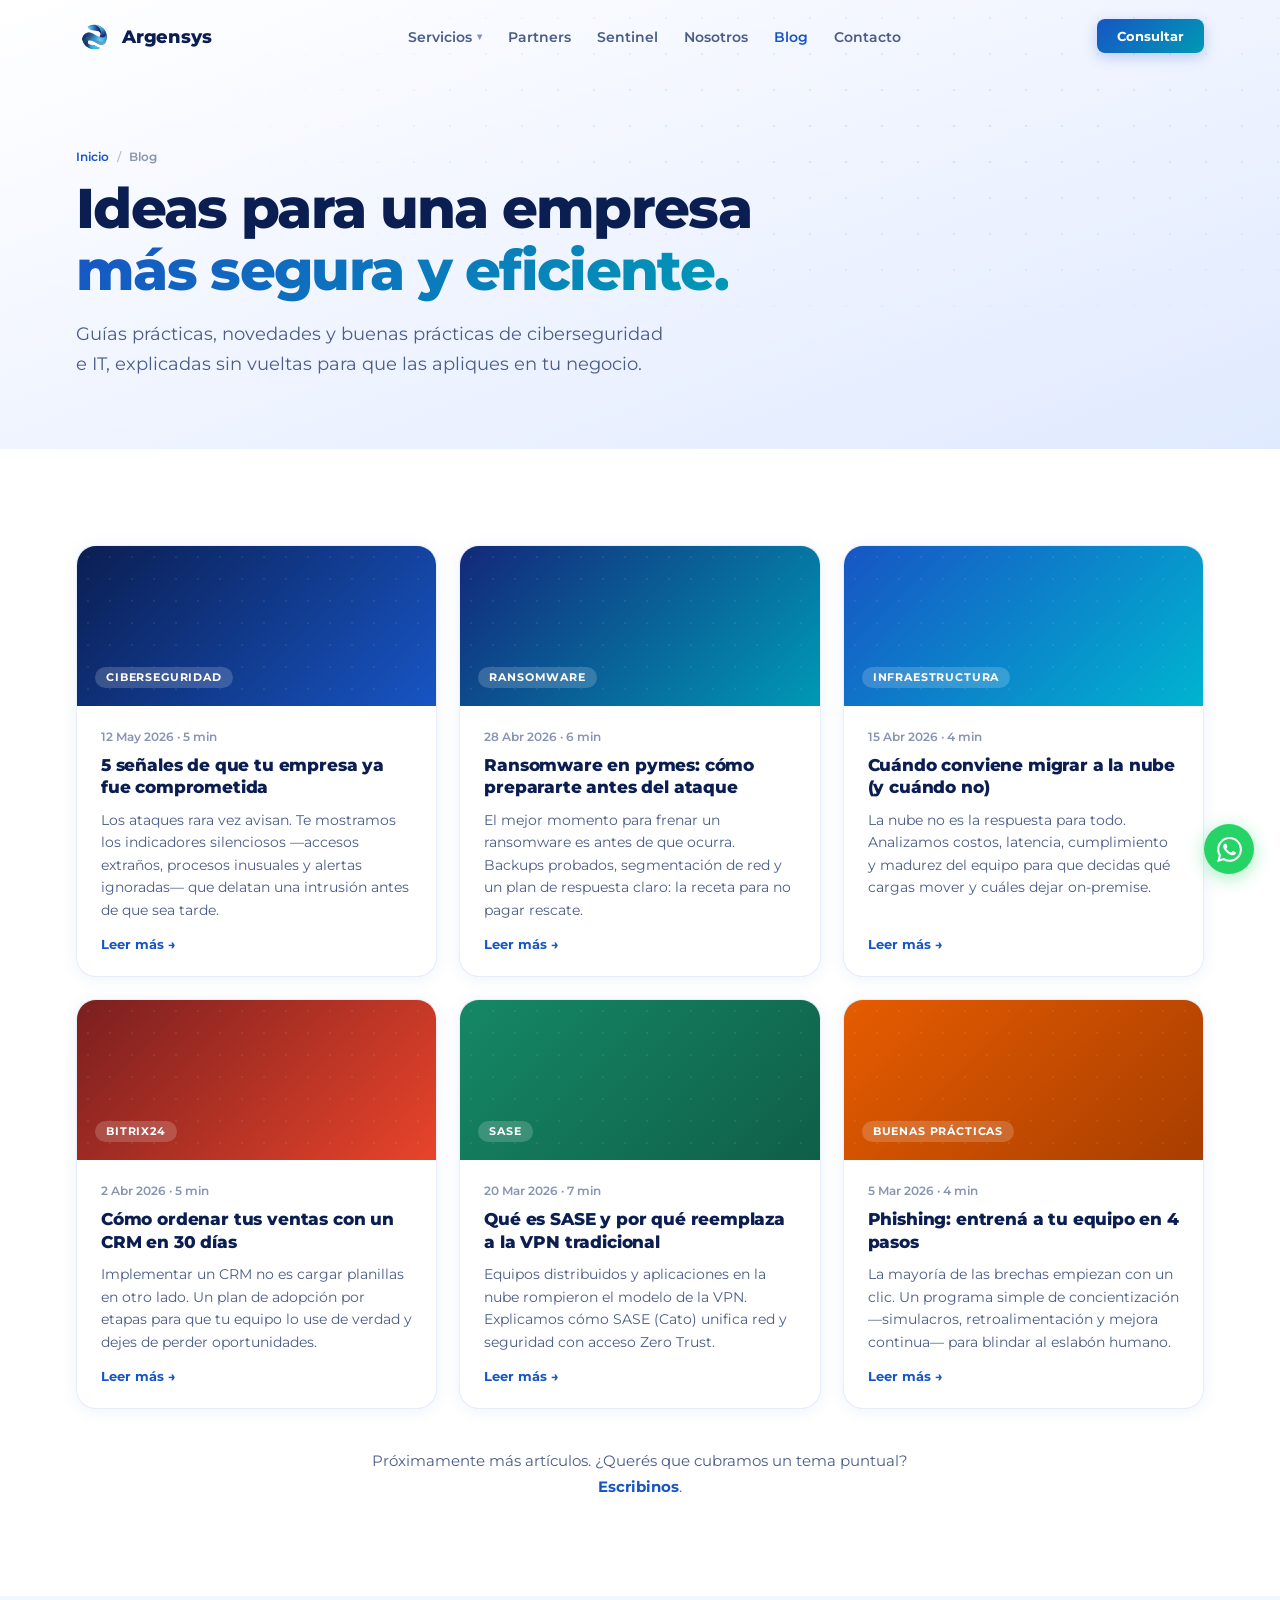
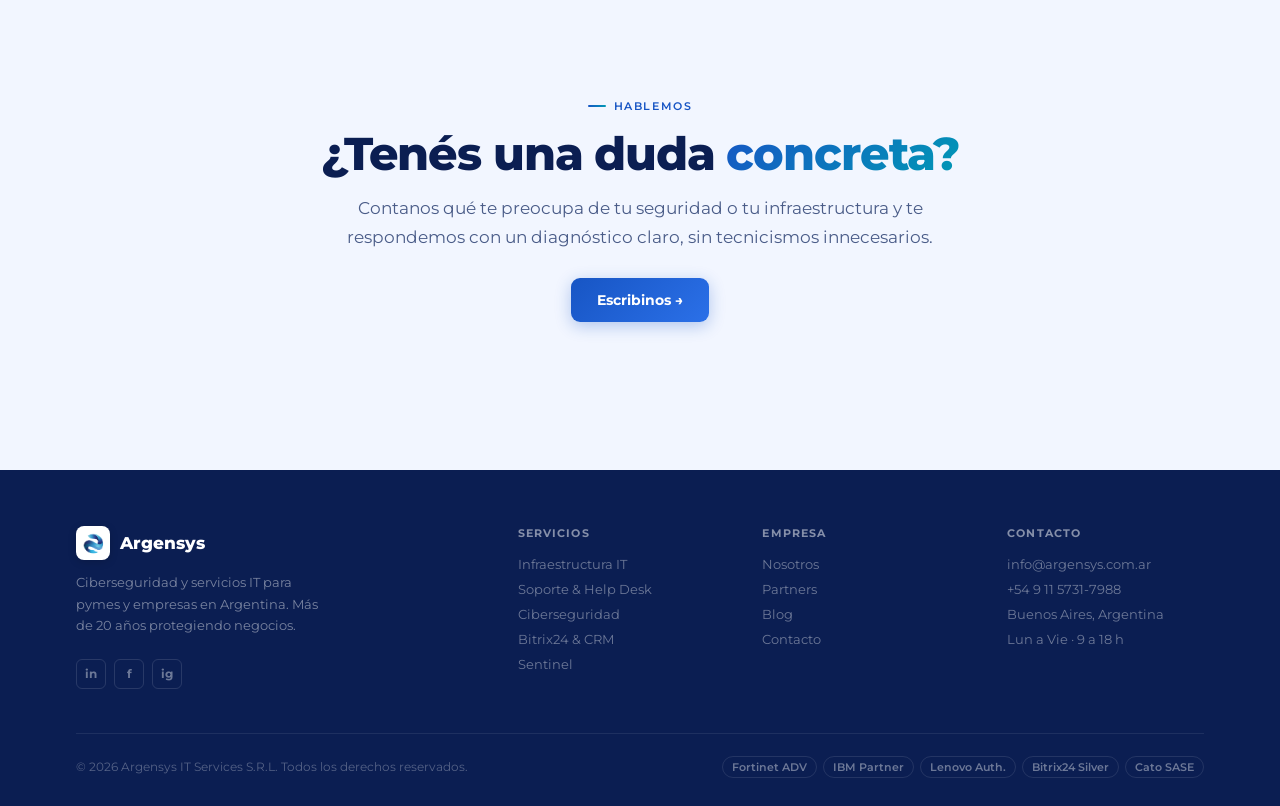
<file: blog/index.html>
<!DOCTYPE html>
<html lang="es">
<head>
  <meta charset="UTF-8"/>
  <meta name="viewport" content="width=device-width, initial-scale=1.0"/>
  <title>Blog: ciberseguridad e IT para empresas | Argensys</title>
  <meta name="description" content="Artículos prácticos sobre ciberseguridad, infraestructura IT, Bitrix24 y transformación digital para empresas y pymes argentinas."/>
  <meta name="robots" content="index, follow"/>
  <link rel="canonical" href="https://www.argensys.com.ar/blog/"/>
  <meta property="og:type" content="website"/>
  <meta property="og:title" content="Blog: ciberseguridad e IT para empresas | Argensys"/>
  <meta property="og:description" content="Artículos prácticos sobre ciberseguridad, infraestructura IT, Bitrix24 y transformación digital para empresas y pymes argentinas."/>
  <link rel="icon" href="../logos/argensys.png"/>
  <link rel="preconnect" href="https://fonts.googleapis.com"/>
  <link rel="preconnect" href="https://fonts.gstatic.com" crossorigin/>
  <link href="https://fonts.googleapis.com/css2?family=Montserrat:ital,wght@0,300;0,400;0,500;0,600;0,700;0,800;0,900;1,300;1,400;1,700&display=swap" rel="stylesheet"/>
  <link rel="stylesheet" href="../assets/styles.css"/>
  <script>window.ARG_BASE="../";</script>
</head>
<body>

<div class="scroll-bar" id="scrollBar"></div>

<!-- NAV (inner) -->
<nav class="nav" id="nav">
  <div class="w">
    <div class="nav-i">
      <a href="../index.html" class="nav-logo">
        <img src="../logos/argensys.png" class="lmark" width="36" height="36" alt="Argensys logo"/>
        Argensys
      </a>
      <ul class="nav-links">
        <li class="nav-drop">
          <a href="../servicios/index.html" data-nav="servicios">Servicios</a>
          <div class="nav-menu">
            <a href="../infraestructura/index.html"><span class="nm-t">Infraestructura IT</span><span class="nm-d">Servidores, redes y cloud</span></a>
            <a href="../soporte/index.html"><span class="nm-t">Soporte & Help Desk</span><span class="nm-d">Asistencia 24/7</span></a>
            <a href="../ciberseguridad/index.html"><span class="nm-t">Ciberseguridad</span><span class="nm-d">Fortinet · SOC · EDR</span></a>
            <a href="../bitrix24/index.html"><span class="nm-t">Bitrix24 & CRM</span><span class="nm-d">CRM y automatización</span></a>
          </div>
        </li>
        <li><a href="../partners/index.html" data-nav="partners">Partners</a></li>
        <li><a href="../sentinel/index.html" data-nav="sentinel">Sentinel</a></li>
        <li><a href="../nosotros/index.html" data-nav="nosotros">Nosotros</a></li>
        <li><a href="../blog/index.html" data-nav="blog" class="active">Blog</a></li>
        <li><a href="../contacto/index.html" data-nav="contacto">Contacto</a></li>
      </ul>
      <a href="https://wa.me/5491157317988?text=Hola%2C%20quiero%20consultar%20sobre%20sus%20servicios" class="nav-btn" target="_blank" rel="noopener noreferrer">Consultar</a>
      <button class="burger" id="burger" aria-label="Menú" aria-expanded="false"><span></span><span></span><span></span></button>
    </div>
  </div>
</nav>

<div class="drawer" id="drawer">
  <button class="drawer-x" id="drawerX" aria-label="Cerrar">✕</button>
  <a href="../servicios/index.html">Servicios</a>
  <a href="../infraestructura/index.html" class="dl-sub">— Infraestructura IT</a>
  <a href="../soporte/index.html" class="dl-sub">— Soporte & Help Desk</a>
  <a href="../ciberseguridad/index.html" class="dl-sub">— Ciberseguridad</a>
  <a href="../bitrix24/index.html" class="dl-sub">— Bitrix24 & CRM</a>
  <a href="../partners/index.html">Partners</a>
  <a href="../sentinel/index.html">Sentinel</a>
  <a href="../nosotros/index.html">Nosotros</a>
  <a href="../blog/index.html">Blog</a>
  <a href="../contacto/index.html">Contacto</a>
</div>

<main>
<header class="phead">
  <div class="phead-dots"></div>
  <div class="w">
    <div class="phead-in">
      <nav class="crumb" aria-label="Migas de pan">
        <a href="../index.html">Inicio</a>
        <span class="sep">/</span>
        <span>Blog</span>
      </nav>
      <h1>Ideas para una empresa <em>más segura y eficiente.</em></h1>
      <p>Guías prácticas, novedades y buenas prácticas de ciberseguridad e IT, explicadas sin vueltas para que las apliques en tu negocio.</p>
    </div>
  </div>
</header>

<section class="sec sec--white">
  <div class="w">
    <div class="blog-grid">

      <a href="#" class="post rv">
        <div class="post-cover"><span class="post-cat">Ciberseguridad</span></div>
        <div class="post-body">
          <div class="post-meta">12 May 2026 · 5 min</div>
          <h3>5 señales de que tu empresa ya fue comprometida</h3>
          <p>Los ataques rara vez avisan. Te mostramos los indicadores silenciosos —accesos extraños, procesos inusuales y alertas ignoradas— que delatan una intrusión antes de que sea tarde.</p>
          <span class="post-link">Leer más →</span>
        </div>
      </a>

      <a href="#" class="post rv d1">
        <div class="post-cover c2"><span class="post-cat">Ransomware</span></div>
        <div class="post-body">
          <div class="post-meta">28 Abr 2026 · 6 min</div>
          <h3>Ransomware en pymes: cómo prepararte antes del ataque</h3>
          <p>El mejor momento para frenar un ransomware es antes de que ocurra. Backups probados, segmentación de red y un plan de respuesta claro: la receta para no pagar rescate.</p>
          <span class="post-link">Leer más →</span>
        </div>
      </a>

      <a href="#" class="post rv d2">
        <div class="post-cover c3"><span class="post-cat">Infraestructura</span></div>
        <div class="post-body">
          <div class="post-meta">15 Abr 2026 · 4 min</div>
          <h3>Cuándo conviene migrar a la nube (y cuándo no)</h3>
          <p>La nube no es la respuesta para todo. Analizamos costos, latencia, cumplimiento y madurez del equipo para que decidas qué cargas mover y cuáles dejar on-premise.</p>
          <span class="post-link">Leer más →</span>
        </div>
      </a>

      <a href="#" class="post rv">
        <div class="post-cover c4"><span class="post-cat">Bitrix24</span></div>
        <div class="post-body">
          <div class="post-meta">2 Abr 2026 · 5 min</div>
          <h3>Cómo ordenar tus ventas con un CRM en 30 días</h3>
          <p>Implementar un CRM no es cargar planillas en otro lado. Un plan de adopción por etapas para que tu equipo lo use de verdad y dejes de perder oportunidades.</p>
          <span class="post-link">Leer más →</span>
        </div>
      </a>

      <a href="#" class="post rv d1">
        <div class="post-cover c5"><span class="post-cat">SASE</span></div>
        <div class="post-body">
          <div class="post-meta">20 Mar 2026 · 7 min</div>
          <h3>Qué es SASE y por qué reemplaza a la VPN tradicional</h3>
          <p>Equipos distribuidos y aplicaciones en la nube rompieron el modelo de la VPN. Explicamos cómo SASE (Cato) unifica red y seguridad con acceso Zero Trust.</p>
          <span class="post-link">Leer más →</span>
        </div>
      </a>

      <a href="#" class="post rv d2">
        <div class="post-cover c6"><span class="post-cat">Buenas prácticas</span></div>
        <div class="post-body">
          <div class="post-meta">5 Mar 2026 · 4 min</div>
          <h3>Phishing: entrená a tu equipo en 4 pasos</h3>
          <p>La mayoría de las brechas empiezan con un clic. Un programa simple de concientización —simulacros, retroalimentación y mejora continua— para blindar al eslabón humano.</p>
          <span class="post-link">Leer más →</span>
        </div>
      </a>

    </div>

    <p class="body rv" style="text-align:center;font-size:.92rem;margin:40px auto 0">Próximamente más artículos. ¿Querés que cubramos un tema puntual? <a href="../contacto/index.html" style="color:var(--blue);font-weight:700">Escribinos</a>.</p>
  </div>
</section>

<section class="sec sec--tint">
  <div class="w">
    <div class="sec-head center rv">
      <span class="lbl">Hablemos</span>
      <h2 class="dsp">¿Tenés una duda <em>concreta?</em></h2>
      <p class="body">Contanos qué te preocupa de tu seguridad o tu infraestructura y te respondemos con un diagnóstico claro, sin tecnicismos innecesarios.</p>
      <div style="margin-top:26px">
        <a href="../contacto/index.html" class="btn solid">Escribinos →</a>
      </div>
    </div>
  </div>
</section>
</main>

<!-- FOOTER (inner) -->
<footer class="foot">
  <div class="w">
    <div class="foot-g">
      <div>
        <div class="foot-logo"><img src="../logos/argensys.png" class="lmark lmark-dark" width="34" height="34" alt="Argensys"><span class="foot-logo-name">Argensys</span></div>
        <p class="foot-tag">Ciberseguridad y servicios IT para pymes y empresas en Argentina. Más de 20 años protegiendo negocios.</p>
        <nav class="fsoc" aria-label="Redes sociales">
          <a href="https://www.linkedin.com/company/argensys" class="fsoc-l" aria-label="LinkedIn" target="_blank" rel="noopener noreferrer">in</a>
          <a href="https://www.facebook.com/argensys" class="fsoc-l" aria-label="Facebook" target="_blank" rel="noopener noreferrer">f</a>
          <a href="https://www.instagram.com/argensys" class="fsoc-l" aria-label="Instagram" target="_blank" rel="noopener noreferrer">ig</a>
        </nav>
      </div>
      <div><h4 class="fc-t">Servicios</h4><nav class="flinks"><a href="../infraestructura/index.html">Infraestructura IT</a><a href="../soporte/index.html">Soporte & Help Desk</a><a href="../ciberseguridad/index.html">Ciberseguridad</a><a href="../bitrix24/index.html">Bitrix24 & CRM</a><a href="../sentinel/index.html">Sentinel</a></nav></div>
      <div><h4 class="fc-t">Empresa</h4><nav class="flinks"><a href="../nosotros/index.html">Nosotros</a><a href="../partners/index.html">Partners</a><a href="../blog/index.html">Blog</a><a href="../contacto/index.html">Contacto</a></nav></div>
      <div><h4 class="fc-t">Contacto</h4><nav class="flinks"><a href="mailto:info@argensys.com.ar">info@argensys.com.ar</a><a href="https://wa.me/5491157317988">+54 9 11 5731-7988</a><span>Buenos Aires, Argentina</span><span>Lun a Vie · 9 a 18 h</span></nav></div>
    </div>
    <div class="foot-bot">
      <p class="foot-copy">© 2026 Argensys IT Services S.R.L. Todos los derechos reservados.</p>
      <div class="foot-certs"><span class="cert">Fortinet ADV</span><span class="cert">IBM Partner</span><span class="cert">Lenovo Auth.</span><span class="cert">Bitrix24 Silver</span><span class="cert">Cato SASE</span></div>
    </div>
  </div>
</footer>

<a href="https://wa.me/5491157317988?text=Hola%2C%20quiero%20info%20sobre%20sus%20servicios" class="wa" aria-label="WhatsApp" target="_blank" rel="noopener noreferrer">
  <svg viewBox="0 0 24 24"><path d="M17.472 14.382c-.297-.149-1.758-.867-2.03-.967-.273-.099-.471-.148-.67.15-.197.297-.767.966-.94 1.164-.173.199-.347.223-.644.075-.297-.15-1.255-.463-2.39-1.475-.883-.788-1.48-1.761-1.653-2.059-.173-.297-.018-.458.13-.606.134-.133.298-.347.446-.52.149-.174.198-.298.298-.497.099-.198.05-.371-.025-.52-.075-.149-.669-1.612-.916-2.207-.242-.579-.487-.5-.669-.51-.173-.008-.371-.01-.57-.01-.198 0-.52.074-.792.372-.272.297-1.04 1.016-1.04 2.479 0 1.462 1.065 2.875 1.213 3.074.149.198 2.096 3.2 5.077 4.487.709.306 1.262.489 1.694.625.712.227 1.36.195 1.871.118.571-.085 1.758-.719 2.006-1.413.248-.694.248-1.289.173-1.413-.074-.124-.272-.198-.57-.347m-5.421 7.403h-.004a9.87 9.87 0 01-5.031-1.378l-.361-.214-3.741.982.998-3.648-.235-.374a9.86 9.86 0 01-1.51-5.26c.001-5.45 4.436-9.884 9.888-9.884 2.64 0 5.122 1.03 6.988 2.898a9.825 9.825 0 012.893 6.994c-.003 5.45-4.437 9.884-9.885 9.884m8.413-18.297A11.815 11.815 0 0012.05 0C5.495 0 .16 5.335.157 11.892c0 2.096.547 4.142 1.588 5.945L.057 24l6.305-1.654a11.882 11.882 0 005.683 1.448h.005c6.554 0 11.89-5.335 11.893-11.893a11.821 11.821 0 00-3.48-8.413z"/></svg>
</a>

<!-- PARTNER MODAL (needed only on pages with [data-partner] buttons; harmless otherwise) -->
<div class="pm-overlay" id="pmOverlay" role="dialog" aria-modal="true" aria-labelledby="pmTitle">
  <div class="pm-card" id="pmCard">
    <button class="pm-close" id="pmClose" aria-label="Cerrar">✕</button>
    <div class="pm-top-bar" id="pmBar"></div>
    <div class="pm-head"><div class="pm-ico" id="pmIco"></div><div><div class="pm-brand-name" id="pmTitle"></div><div class="pm-brand-cert" id="pmCert"></div></div></div>
    <div class="pm-body" id="pmBody"></div>
  </div>
</div>

<script src="../assets/app.js"></script>
</body>
</html>
</file>
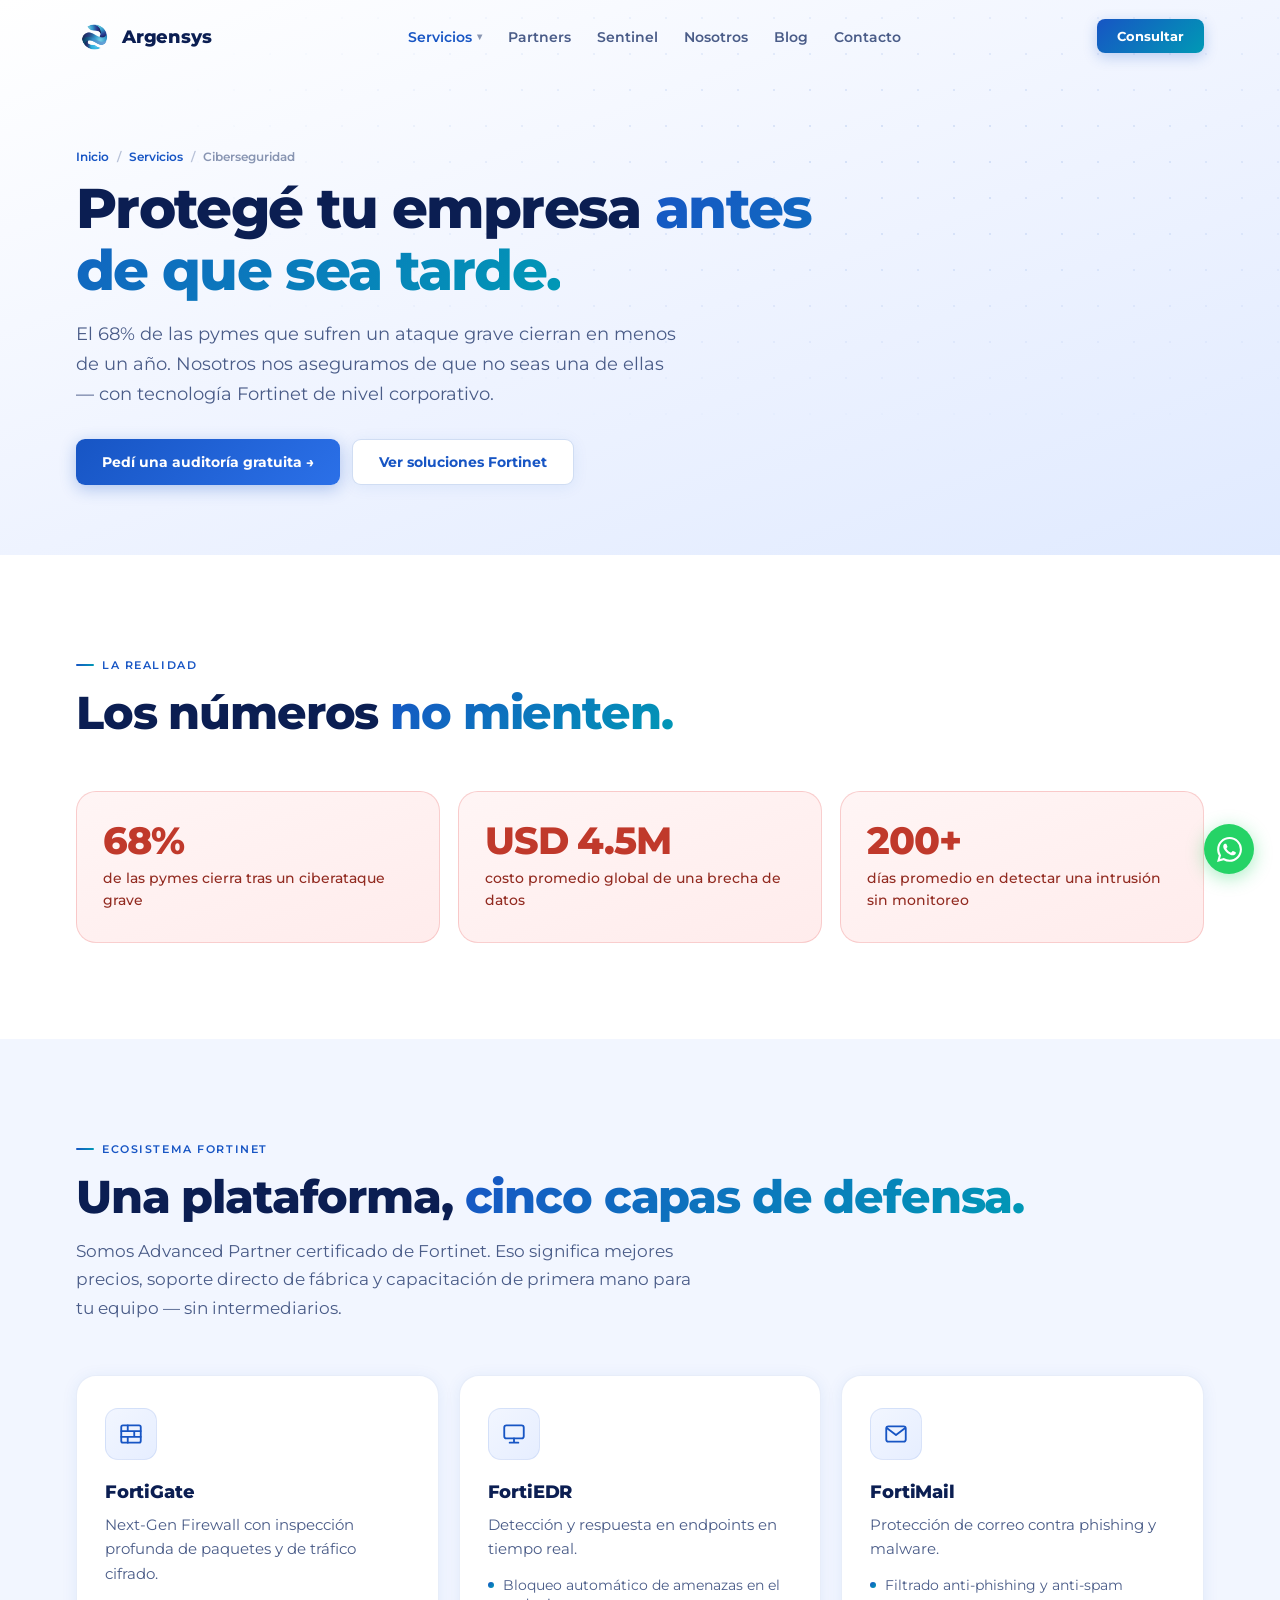
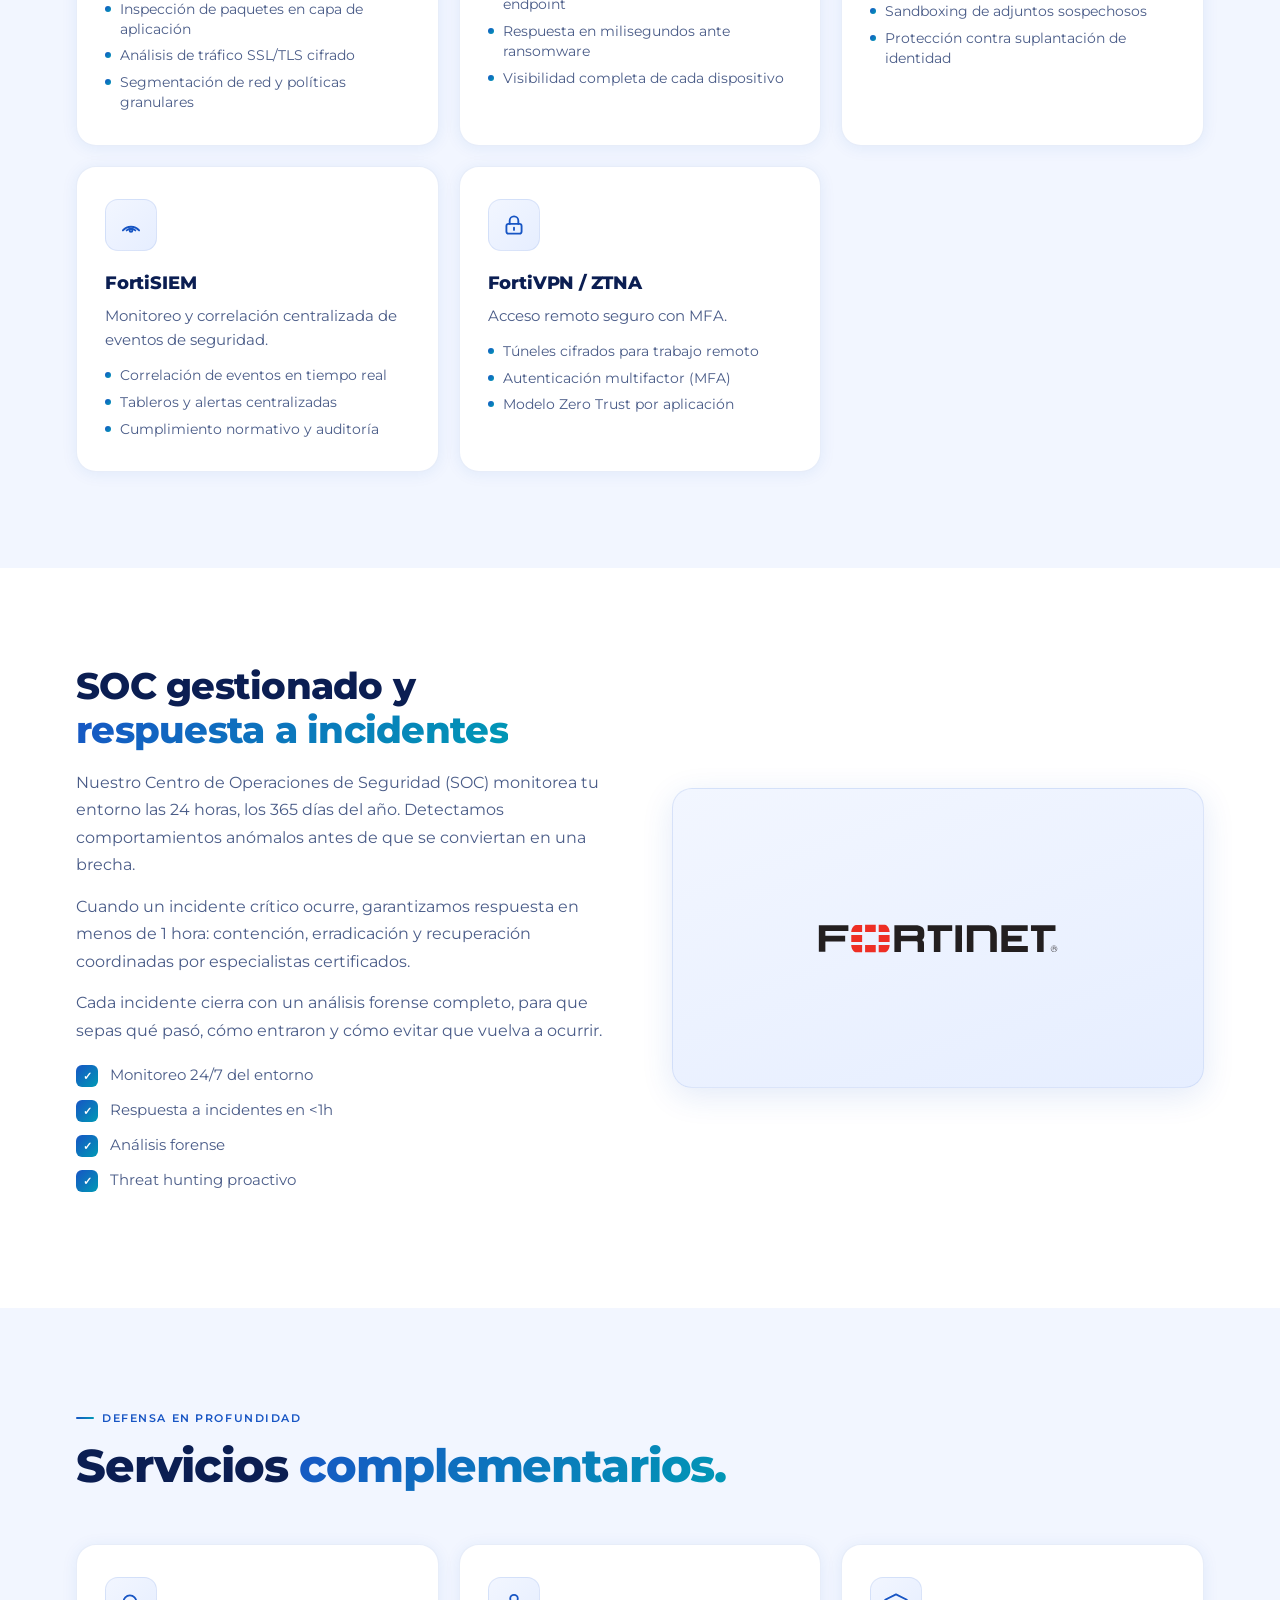
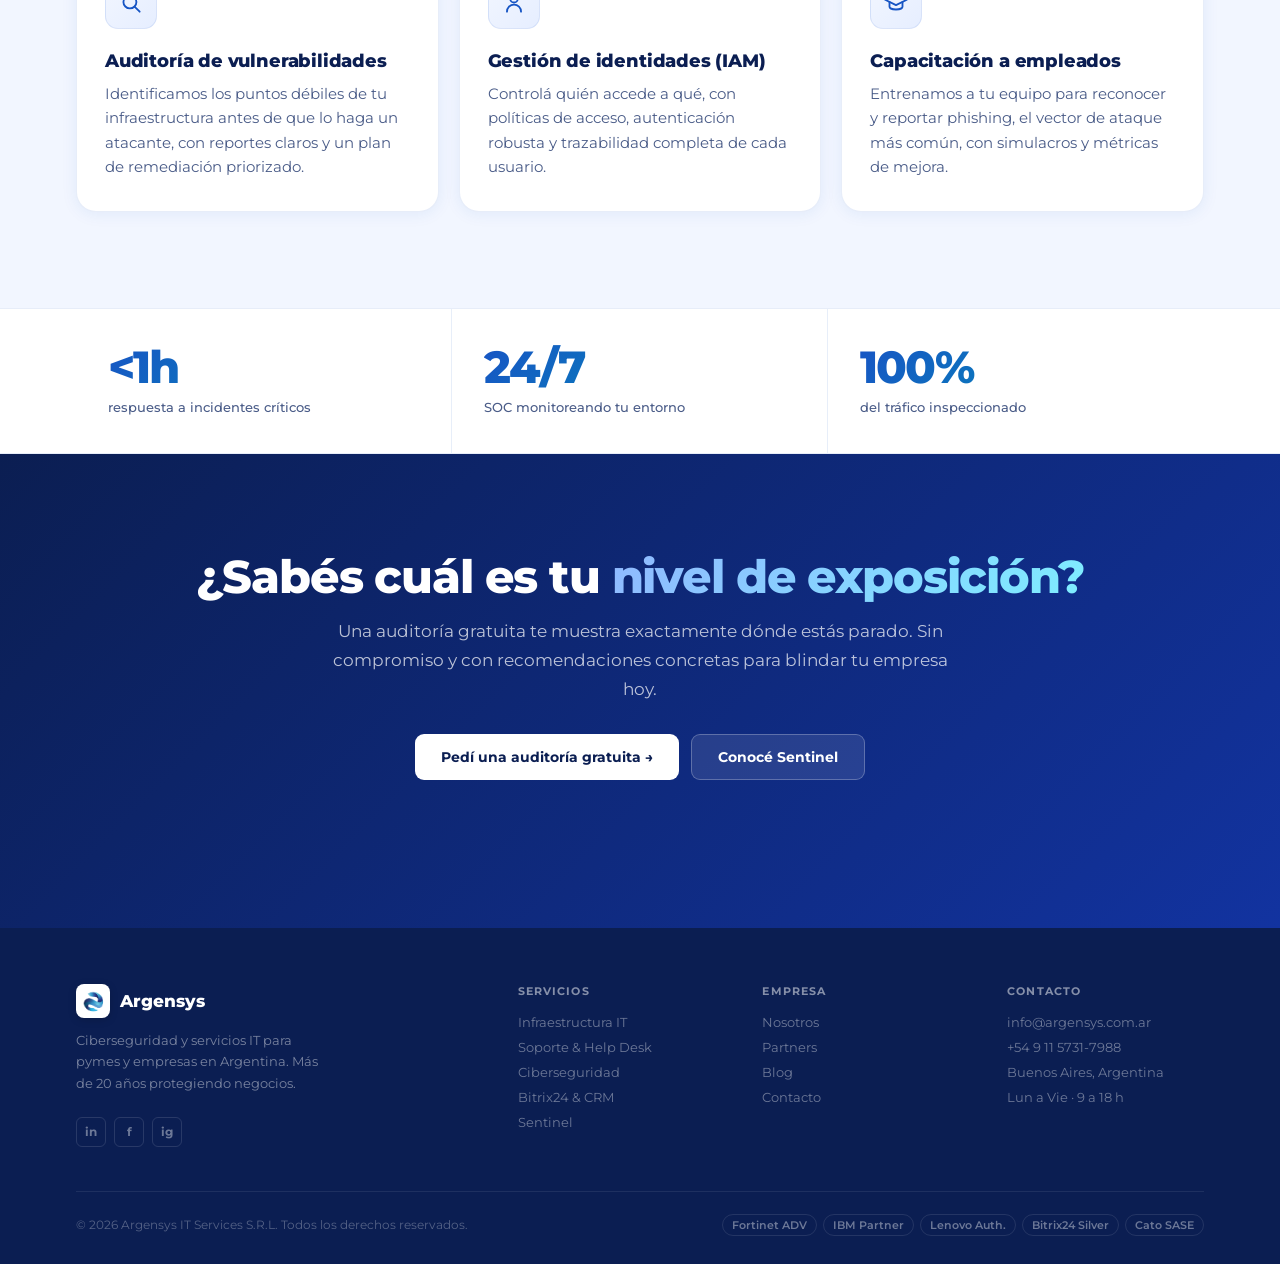
<file: ciberseguridad/index.html>
<!DOCTYPE html>
<html lang="es">
<head>
  <meta charset="UTF-8"/>
  <meta name="viewport" content="width=device-width, initial-scale=1.0"/>
  <title>Ciberseguridad empresarial con Fortinet | Argensys</title>
  <meta name="description" content="Protegé tu empresa antes de que sea tarde. Firewall FortiGate, FortiEDR, FortiMail, SOC gestionado y respuesta a incidentes en menos de 1 hora. Partner Fortinet certificado."/>
  <meta name="robots" content="index, follow"/>
  <link rel="canonical" href="https://www.argensys.com.ar/ciberseguridad/"/>
  <meta property="og:type" content="website"/>
  <meta property="og:title" content="Ciberseguridad empresarial con Fortinet | Argensys"/>
  <meta property="og:description" content="Protegé tu empresa antes de que sea tarde. Firewall FortiGate, FortiEDR, FortiMail, SOC gestionado y respuesta a incidentes en menos de 1 hora. Partner Fortinet certificado."/>
  <link rel="icon" href="../logos/argensys.png"/>
  <link rel="preconnect" href="https://fonts.googleapis.com"/>
  <link rel="preconnect" href="https://fonts.gstatic.com" crossorigin/>
  <link href="https://fonts.googleapis.com/css2?family=Montserrat:ital,wght@0,300;0,400;0,500;0,600;0,700;0,800;0,900;1,300;1,400;1,700&display=swap" rel="stylesheet"/>
  <link rel="stylesheet" href="../assets/styles.css"/>
  <script>window.ARG_BASE="../";</script>
</head>
<body>

<div class="scroll-bar" id="scrollBar"></div>

<!-- NAV (inner) -->
<nav class="nav" id="nav">
  <div class="w">
    <div class="nav-i">
      <a href="../index.html" class="nav-logo">
        <img src="../logos/argensys.png" class="lmark" width="36" height="36" alt="Argensys logo"/>
        Argensys
      </a>
      <ul class="nav-links">
        <li class="nav-drop">
          <a href="../servicios/index.html" data-nav="servicios" class="active">Servicios</a>
          <div class="nav-menu">
            <a href="../infraestructura/index.html"><span class="nm-t">Infraestructura IT</span><span class="nm-d">Servidores, redes y cloud</span></a>
            <a href="../soporte/index.html"><span class="nm-t">Soporte & Help Desk</span><span class="nm-d">Asistencia 24/7</span></a>
            <a href="../ciberseguridad/index.html"><span class="nm-t">Ciberseguridad</span><span class="nm-d">Fortinet · SOC · EDR</span></a>
            <a href="../bitrix24/index.html"><span class="nm-t">Bitrix24 & CRM</span><span class="nm-d">CRM y automatización</span></a>
          </div>
        </li>
        <li><a href="../partners/index.html" data-nav="partners">Partners</a></li>
        <li><a href="../sentinel/index.html" data-nav="sentinel">Sentinel</a></li>
        <li><a href="../nosotros/index.html" data-nav="nosotros">Nosotros</a></li>
        <li><a href="../blog/index.html" data-nav="blog">Blog</a></li>
        <li><a href="../contacto/index.html" data-nav="contacto">Contacto</a></li>
      </ul>
      <a href="https://wa.me/5491157317988?text=Hola%2C%20quiero%20consultar%20sobre%20sus%20servicios" class="nav-btn" target="_blank" rel="noopener noreferrer">Consultar</a>
      <button class="burger" id="burger" aria-label="Menú" aria-expanded="false"><span></span><span></span><span></span></button>
    </div>
  </div>
</nav>

<div class="drawer" id="drawer">
  <button class="drawer-x" id="drawerX" aria-label="Cerrar">✕</button>
  <a href="../servicios/index.html">Servicios</a>
  <a href="../infraestructura/index.html" class="dl-sub">— Infraestructura IT</a>
  <a href="../soporte/index.html" class="dl-sub">— Soporte & Help Desk</a>
  <a href="../ciberseguridad/index.html" class="dl-sub">— Ciberseguridad</a>
  <a href="../bitrix24/index.html" class="dl-sub">— Bitrix24 & CRM</a>
  <a href="../partners/index.html">Partners</a>
  <a href="../sentinel/index.html">Sentinel</a>
  <a href="../nosotros/index.html">Nosotros</a>
  <a href="../blog/index.html">Blog</a>
  <a href="../contacto/index.html">Contacto</a>
</div>

<main>
<!-- ===================== PAGE HEADER ===================== -->
<header class="phead">
  <div class="phead-dots"></div>
  <div class="w">
    <div class="phead-in">
      <nav class="crumb" aria-label="Migas de pan">
        <a href="../index.html">Inicio</a>
        <span class="sep">/</span>
        <a href="../servicios/index.html">Servicios</a>
        <span class="sep">/</span>
        <span>Ciberseguridad</span>
      </nav>
      <h1>Protegé tu empresa <em>antes de que sea tarde.</em></h1>
      <p>El 68% de las pymes que sufren un ataque grave cierran en menos de un año. Nosotros nos aseguramos de que no seas una de ellas — con tecnología Fortinet de nivel corporativo.</p>
      <div class="phead-ctas">
        <a href="../contacto/index.html" class="btn solid">Pedí una auditoría gratuita →</a>
        <a href="#soluciones" class="btn outline">Ver soluciones Fortinet</a>
      </div>
    </div>
  </div>
</header>

<!-- ===================== THREAT STATS ===================== -->
<section class="sec sec--white">
  <div class="w">
    <div class="sec-head rv">
      <span class="lbl">La realidad</span>
      <h2 class="dsp">Los números <em>no mienten.</em></h2>
    </div>
    <div class="alert-grid">
      <div class="alert-card rv">
        <div class="an">68%</div>
        <div class="al">de las pymes cierra tras un ciberataque grave</div>
      </div>
      <div class="alert-card rv d1">
        <div class="an">USD 4.5M</div>
        <div class="al">costo promedio global de una brecha de datos</div>
      </div>
      <div class="alert-card rv d2">
        <div class="an">200+</div>
        <div class="al">días promedio en detectar una intrusión sin monitoreo</div>
      </div>
    </div>
  </div>
</section>

<!-- ===================== SOLUCIONES FORTINET ===================== -->
<section class="sec sec--tint" id="soluciones">
  <div class="w">
    <div class="sec-head rv">
      <span class="lbl">Ecosistema Fortinet</span>
      <h2 class="dsp">Una plataforma, <em>cinco capas de defensa.</em></h2>
      <p class="body">Somos Advanced Partner certificado de Fortinet. Eso significa mejores precios, soporte directo de fábrica y capacitación de primera mano para tu equipo — sin intermediarios.</p>
    </div>
    <div class="fgrid cols-3">
      <article class="fcard rv">
        <div class="fcard-ico" data-icon="firewall"></div>
        <h3>FortiGate</h3>
        <p>Next-Gen Firewall con inspección profunda de paquetes y de tráfico cifrado.</p>
        <ul class="fcard-list">
          <li>Inspección de paquetes en capa de aplicación</li>
          <li>Análisis de tráfico SSL/TLS cifrado</li>
          <li>Segmentación de red y políticas granulares</li>
        </ul>
      </article>
      <article class="fcard rv d1">
        <div class="fcard-ico" data-icon="endpoint"></div>
        <h3>FortiEDR</h3>
        <p>Detección y respuesta en endpoints en tiempo real.</p>
        <ul class="fcard-list">
          <li>Bloqueo automático de amenazas en el endpoint</li>
          <li>Respuesta en milisegundos ante ransomware</li>
          <li>Visibilidad completa de cada dispositivo</li>
        </ul>
      </article>
      <article class="fcard rv d2">
        <div class="fcard-ico" data-icon="mail"></div>
        <h3>FortiMail</h3>
        <p>Protección de correo contra phishing y malware.</p>
        <ul class="fcard-list">
          <li>Filtrado anti-phishing y anti-spam</li>
          <li>Sandboxing de adjuntos sospechosos</li>
          <li>Protección contra suplantación de identidad</li>
        </ul>
      </article>
      <article class="fcard rv d3">
        <div class="fcard-ico" data-icon="radar"></div>
        <h3>FortiSIEM</h3>
        <p>Monitoreo y correlación centralizada de eventos de seguridad.</p>
        <ul class="fcard-list">
          <li>Correlación de eventos en tiempo real</li>
          <li>Tableros y alertas centralizadas</li>
          <li>Cumplimiento normativo y auditoría</li>
        </ul>
      </article>
      <article class="fcard rv d4">
        <div class="fcard-ico" data-icon="lock"></div>
        <h3>FortiVPN / ZTNA</h3>
        <p>Acceso remoto seguro con MFA.</p>
        <ul class="fcard-list">
          <li>Túneles cifrados para trabajo remoto</li>
          <li>Autenticación multifactor (MFA)</li>
          <li>Modelo Zero Trust por aplicación</li>
        </ul>
      </article>
    </div>
  </div>
</section>

<!-- ===================== SOC GESTIONADO ===================== -->
<section class="sec sec--white">
  <div class="w">
    <div class="split">
      <div class="split-text rv-l">
        <h2>SOC gestionado y <em>respuesta a incidentes</em></h2>
        <p>Nuestro Centro de Operaciones de Seguridad (SOC) monitorea tu entorno las 24 horas, los 365 días del año. Detectamos comportamientos anómalos antes de que se conviertan en una brecha.</p>
        <p>Cuando un incidente crítico ocurre, garantizamos respuesta en menos de 1 hora: contención, erradicación y recuperación coordinadas por especialistas certificados.</p>
        <p>Cada incidente cierra con un análisis forense completo, para que sepas qué pasó, cómo entraron y cómo evitar que vuelva a ocurrir.</p>
        <ul class="split-list">
          <li><span class="ck">✓</span><span>Monitoreo 24/7 del entorno</span></li>
          <li><span class="ck">✓</span><span>Respuesta a incidentes en &lt;1h</span></li>
          <li><span class="ck">✓</span><span>Análisis forense</span></li>
          <li><span class="ck">✓</span><span>Threat hunting proactivo</span></li>
        </ul>
      </div>
      <div class="split-visual rv-r">
        <img src="../logos/fortinet.svg" alt="Fortinet" style="max-width:240px"/>
      </div>
    </div>
  </div>
</section>

<!-- ===================== SERVICIOS COMPLEMENTARIOS ===================== -->
<section class="sec sec--tint">
  <div class="w">
    <div class="sec-head rv">
      <span class="lbl">Defensa en profundidad</span>
      <h2 class="dsp">Servicios <em>complementarios.</em></h2>
    </div>
    <div class="fgrid cols-3">
      <article class="fcard rv">
        <div class="fcard-ico" data-icon="search"></div>
        <h3>Auditoría de vulnerabilidades</h3>
        <p>Identificamos los puntos débiles de tu infraestructura antes de que lo haga un atacante, con reportes claros y un plan de remediación priorizado.</p>
      </article>
      <article class="fcard rv d1">
        <div class="fcard-ico" data-icon="user"></div>
        <h3>Gestión de identidades (IAM)</h3>
        <p>Controlá quién accede a qué, con políticas de acceso, autenticación robusta y trazabilidad completa de cada usuario.</p>
      </article>
      <article class="fcard rv d2">
        <div class="fcard-ico" data-icon="training"></div>
        <h3>Capacitación a empleados</h3>
        <p>Entrenamos a tu equipo para reconocer y reportar phishing, el vector de ataque más común, con simulacros y métricas de mejora.</p>
      </article>
    </div>
  </div>
</section>

<!-- ===================== STAT BAND ===================== -->
<section class="stat-band sec--white">
  <div class="w">
    <div class="sb-inner cols-3">
      <div class="sb-cell">
        <div class="sb-n">&lt;1h</div>
        <div class="sb-l">respuesta a incidentes críticos</div>
      </div>
      <div class="sb-cell">
        <div class="sb-n">24/7</div>
        <div class="sb-l">SOC monitoreando tu entorno</div>
      </div>
      <div class="sb-cell">
        <div class="sb-n">100%</div>
        <div class="sb-l">del tráfico inspeccionado</div>
      </div>
    </div>
  </div>
</section>

<!-- ===================== FINAL CTA ===================== -->
<section class="sec sec--blue">
  <div class="w">
    <div class="sec-head center rv">
      <h2 class="dsp inv">¿Sabés cuál es tu <em>nivel de exposición?</em></h2>
      <p class="body inv">Una auditoría gratuita te muestra exactamente dónde estás parado. Sin compromiso y con recomendaciones concretas para blindar tu empresa hoy.</p>
      <div class="phead-ctas" style="justify-content:center">
        <a href="../contacto/index.html" class="btn white">Pedí una auditoría gratuita →</a>
        <a href="../sentinel/index.html" class="btn ghost-inv">Conocé Sentinel</a>
      </div>
    </div>
  </div>
</section>
</main>

<!-- FOOTER (inner) -->
<footer class="foot">
  <div class="w">
    <div class="foot-g">
      <div>
        <div class="foot-logo"><img src="../logos/argensys.png" class="lmark lmark-dark" width="34" height="34" alt="Argensys"><span class="foot-logo-name">Argensys</span></div>
        <p class="foot-tag">Ciberseguridad y servicios IT para pymes y empresas en Argentina. Más de 20 años protegiendo negocios.</p>
        <nav class="fsoc" aria-label="Redes sociales">
          <a href="https://www.linkedin.com/company/argensys" class="fsoc-l" aria-label="LinkedIn" target="_blank" rel="noopener noreferrer">in</a>
          <a href="https://www.facebook.com/argensys" class="fsoc-l" aria-label="Facebook" target="_blank" rel="noopener noreferrer">f</a>
          <a href="https://www.instagram.com/argensys" class="fsoc-l" aria-label="Instagram" target="_blank" rel="noopener noreferrer">ig</a>
        </nav>
      </div>
      <div><h4 class="fc-t">Servicios</h4><nav class="flinks"><a href="../infraestructura/index.html">Infraestructura IT</a><a href="../soporte/index.html">Soporte & Help Desk</a><a href="../ciberseguridad/index.html">Ciberseguridad</a><a href="../bitrix24/index.html">Bitrix24 & CRM</a><a href="../sentinel/index.html">Sentinel</a></nav></div>
      <div><h4 class="fc-t">Empresa</h4><nav class="flinks"><a href="../nosotros/index.html">Nosotros</a><a href="../partners/index.html">Partners</a><a href="../blog/index.html">Blog</a><a href="../contacto/index.html">Contacto</a></nav></div>
      <div><h4 class="fc-t">Contacto</h4><nav class="flinks"><a href="mailto:info@argensys.com.ar">info@argensys.com.ar</a><a href="https://wa.me/5491157317988">+54 9 11 5731-7988</a><span>Buenos Aires, Argentina</span><span>Lun a Vie · 9 a 18 h</span></nav></div>
    </div>
    <div class="foot-bot">
      <p class="foot-copy">© 2026 Argensys IT Services S.R.L. Todos los derechos reservados.</p>
      <div class="foot-certs"><span class="cert">Fortinet ADV</span><span class="cert">IBM Partner</span><span class="cert">Lenovo Auth.</span><span class="cert">Bitrix24 Silver</span><span class="cert">Cato SASE</span></div>
    </div>
  </div>
</footer>

<a href="https://wa.me/5491157317988?text=Hola%2C%20quiero%20info%20sobre%20sus%20servicios" class="wa" aria-label="WhatsApp" target="_blank" rel="noopener noreferrer">
  <svg viewBox="0 0 24 24"><path d="M17.472 14.382c-.297-.149-1.758-.867-2.03-.967-.273-.099-.471-.148-.67.15-.197.297-.767.966-.94 1.164-.173.199-.347.223-.644.075-.297-.15-1.255-.463-2.39-1.475-.883-.788-1.48-1.761-1.653-2.059-.173-.297-.018-.458.13-.606.134-.133.298-.347.446-.52.149-.174.198-.298.298-.497.099-.198.05-.371-.025-.52-.075-.149-.669-1.612-.916-2.207-.242-.579-.487-.5-.669-.51-.173-.008-.371-.01-.57-.01-.198 0-.52.074-.792.372-.272.297-1.04 1.016-1.04 2.479 0 1.462 1.065 2.875 1.213 3.074.149.198 2.096 3.2 5.077 4.487.709.306 1.262.489 1.694.625.712.227 1.36.195 1.871.118.571-.085 1.758-.719 2.006-1.413.248-.694.248-1.289.173-1.413-.074-.124-.272-.198-.57-.347m-5.421 7.403h-.004a9.87 9.87 0 01-5.031-1.378l-.361-.214-3.741.982.998-3.648-.235-.374a9.86 9.86 0 01-1.51-5.26c.001-5.45 4.436-9.884 9.888-9.884 2.64 0 5.122 1.03 6.988 2.898a9.825 9.825 0 012.893 6.994c-.003 5.45-4.437 9.884-9.885 9.884m8.413-18.297A11.815 11.815 0 0012.05 0C5.495 0 .16 5.335.157 11.892c0 2.096.547 4.142 1.588 5.945L.057 24l6.305-1.654a11.882 11.882 0 005.683 1.448h.005c6.554 0 11.89-5.335 11.893-11.893a11.821 11.821 0 00-3.48-8.413z"/></svg>
</a>

<!-- PARTNER MODAL (needed only on pages with [data-partner] buttons; harmless otherwise) -->
<div class="pm-overlay" id="pmOverlay" role="dialog" aria-modal="true" aria-labelledby="pmTitle">
  <div class="pm-card" id="pmCard">
    <button class="pm-close" id="pmClose" aria-label="Cerrar">✕</button>
    <div class="pm-top-bar" id="pmBar"></div>
    <div class="pm-head"><div class="pm-ico" id="pmIco"></div><div><div class="pm-brand-name" id="pmTitle"></div><div class="pm-brand-cert" id="pmCert"></div></div></div>
    <div class="pm-body" id="pmBody"></div>
  </div>
</div>

<script src="../assets/app.js"></script>
</body>
</html>
</file>
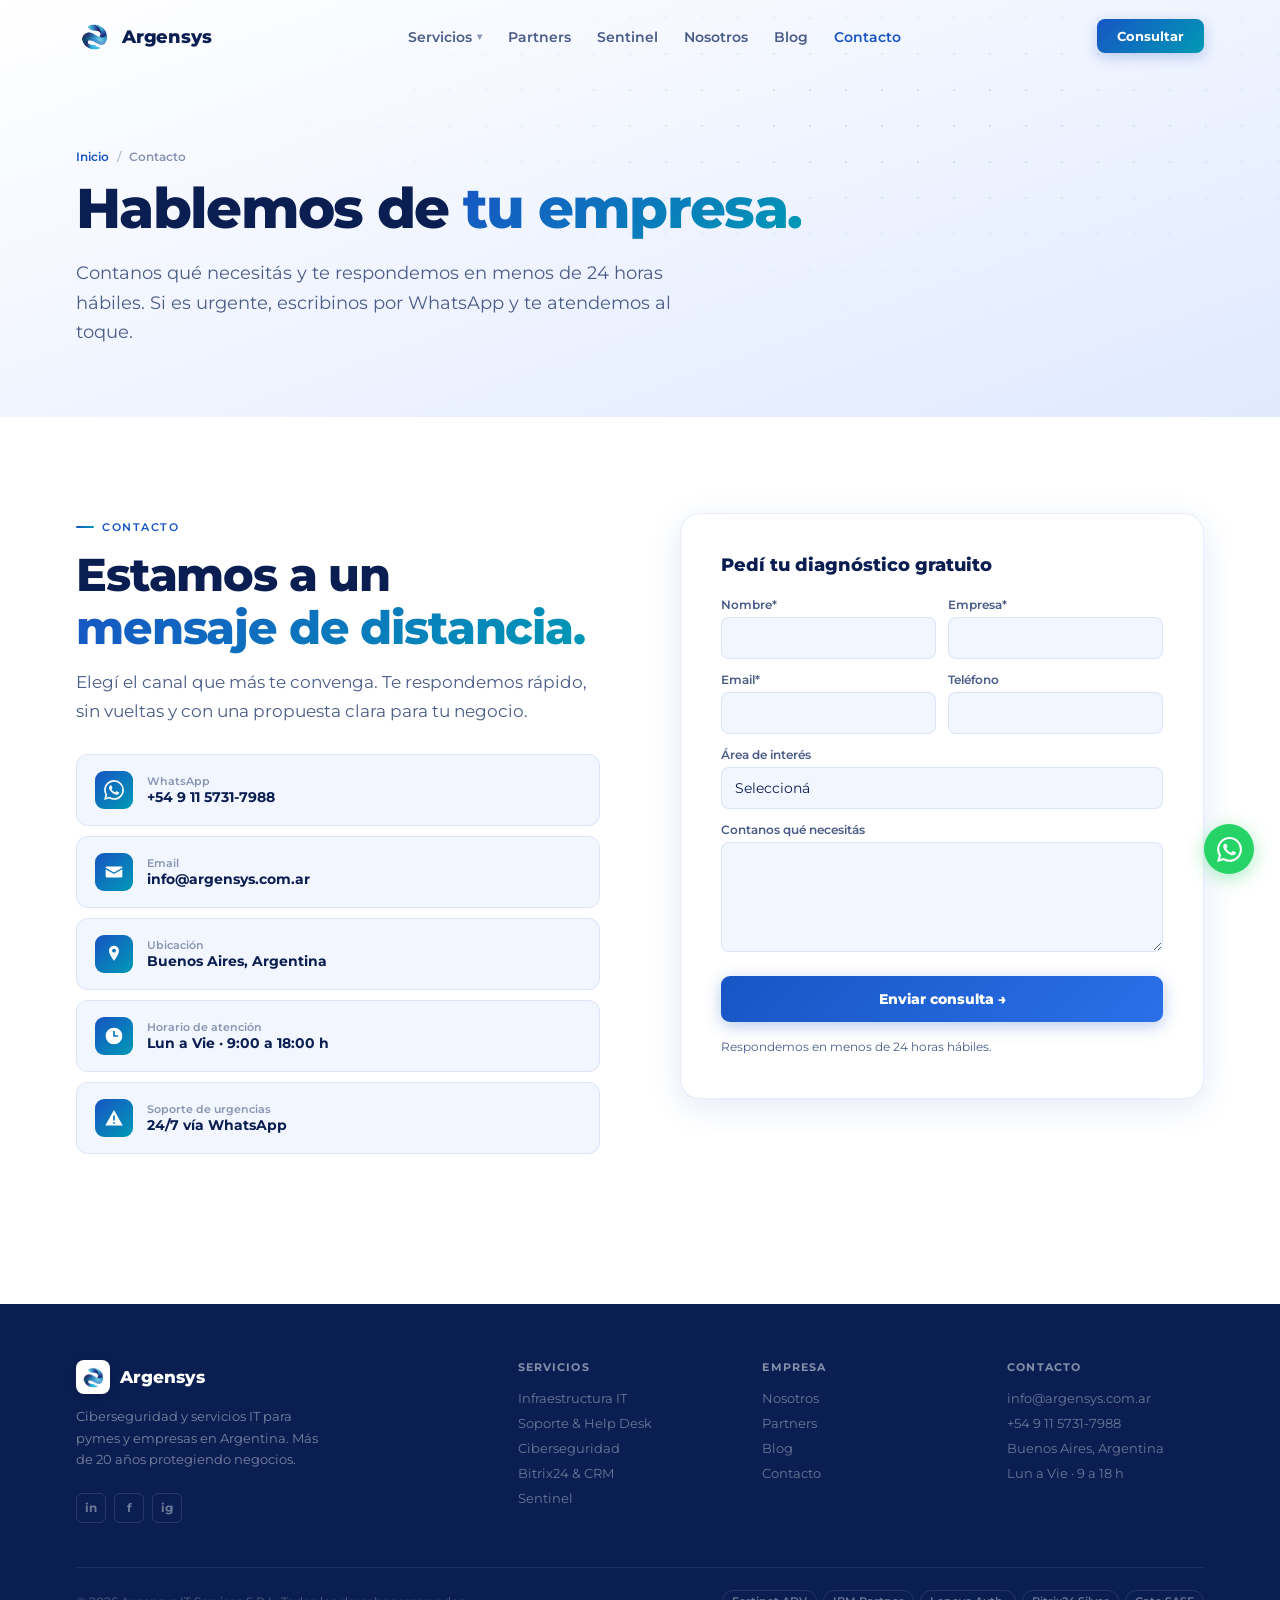
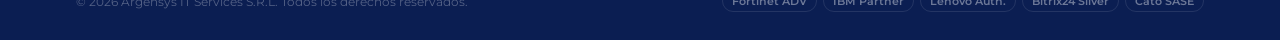
<file: contacto/index.html>
<!DOCTYPE html>
<html lang="es">
<head>
  <meta charset="UTF-8"/>
  <meta name="viewport" content="width=device-width, initial-scale=1.0"/>
  <title>Contacto: pedí tu diagnóstico gratuito | Argensys</title>
  <meta name="description" content="Hablá con Argensys. Respondemos en menos de 24 horas hábiles. WhatsApp +54 9 11 5731-7988, info@argensys.com.ar, Buenos Aires. Soporte de urgencias 24/7."/>
  <meta name="robots" content="index, follow"/>
  <link rel="canonical" href="https://www.argensys.com.ar/contacto/"/>
  <meta property="og:type" content="website"/>
  <meta property="og:title" content="Contacto: pedí tu diagnóstico gratuito | Argensys"/>
  <meta property="og:description" content="Hablá con Argensys. Respondemos en menos de 24 horas hábiles. WhatsApp +54 9 11 5731-7988, info@argensys.com.ar, Buenos Aires. Soporte de urgencias 24/7."/>
  <link rel="icon" href="../logos/argensys.png"/>
  <link rel="preconnect" href="https://fonts.googleapis.com"/>
  <link rel="preconnect" href="https://fonts.gstatic.com" crossorigin/>
  <link href="https://fonts.googleapis.com/css2?family=Montserrat:ital,wght@0,300;0,400;0,500;0,600;0,700;0,800;0,900;1,300;1,400;1,700&display=swap" rel="stylesheet"/>
  <link rel="stylesheet" href="../assets/styles.css"/>
  <script>window.ARG_BASE="../";</script>
</head>
<body>

<div class="scroll-bar" id="scrollBar"></div>

<!-- NAV (inner) -->
<nav class="nav" id="nav">
  <div class="w">
    <div class="nav-i">
      <a href="../index.html" class="nav-logo">
        <img src="../logos/argensys.png" class="lmark" width="36" height="36" alt="Argensys logo"/>
        Argensys
      </a>
      <ul class="nav-links">
        <li class="nav-drop">
          <a href="../servicios/index.html" data-nav="servicios">Servicios</a>
          <div class="nav-menu">
            <a href="../infraestructura/index.html"><span class="nm-t">Infraestructura IT</span><span class="nm-d">Servidores, redes y cloud</span></a>
            <a href="../soporte/index.html"><span class="nm-t">Soporte & Help Desk</span><span class="nm-d">Asistencia 24/7</span></a>
            <a href="../ciberseguridad/index.html"><span class="nm-t">Ciberseguridad</span><span class="nm-d">Fortinet · SOC · EDR</span></a>
            <a href="../bitrix24/index.html"><span class="nm-t">Bitrix24 & CRM</span><span class="nm-d">CRM y automatización</span></a>
          </div>
        </li>
        <li><a href="../partners/index.html" data-nav="partners">Partners</a></li>
        <li><a href="../sentinel/index.html" data-nav="sentinel">Sentinel</a></li>
        <li><a href="../nosotros/index.html" data-nav="nosotros">Nosotros</a></li>
        <li><a href="../blog/index.html" data-nav="blog">Blog</a></li>
        <li><a href="../contacto/index.html" data-nav="contacto" class="active">Contacto</a></li>
      </ul>
      <a href="https://wa.me/5491157317988?text=Hola%2C%20quiero%20consultar%20sobre%20sus%20servicios" class="nav-btn" target="_blank" rel="noopener noreferrer">Consultar</a>
      <button class="burger" id="burger" aria-label="Menú" aria-expanded="false"><span></span><span></span><span></span></button>
    </div>
  </div>
</nav>

<div class="drawer" id="drawer">
  <button class="drawer-x" id="drawerX" aria-label="Cerrar">✕</button>
  <a href="../servicios/index.html">Servicios</a>
  <a href="../infraestructura/index.html" class="dl-sub">— Infraestructura IT</a>
  <a href="../soporte/index.html" class="dl-sub">— Soporte & Help Desk</a>
  <a href="../ciberseguridad/index.html" class="dl-sub">— Ciberseguridad</a>
  <a href="../bitrix24/index.html" class="dl-sub">— Bitrix24 & CRM</a>
  <a href="../partners/index.html">Partners</a>
  <a href="../sentinel/index.html">Sentinel</a>
  <a href="../nosotros/index.html">Nosotros</a>
  <a href="../blog/index.html">Blog</a>
  <a href="../contacto/index.html">Contacto</a>
</div>

<main>
<header class="phead">
  <div class="phead-dots"></div>
  <div class="w">
    <div class="phead-in">
      <nav class="crumb" aria-label="Migas de pan">
        <a href="../index.html">Inicio</a>
        <span class="sep">/</span>
        <span>Contacto</span>
      </nav>
      <h1>Hablemos de <em>tu empresa.</em></h1>
      <p>Contanos qué necesitás y te respondemos en menos de 24 horas hábiles. Si es urgente, escribinos por WhatsApp y te atendemos al toque.</p>
    </div>
  </div>
</header>

<section class="sec sec--white">
  <div class="w">
    <div class="cta-layout">
      <div class="rv-l">
        <span class="lbl">Contacto</span>
        <h2 class="dsp">Estamos a un <em>mensaje de distancia.</em></h2>
        <p class="body">Elegí el canal que más te convenga. Te respondemos rápido, sin vueltas y con una propuesta clara para tu negocio.</p>
        <div class="ct-list" style="margin-top:28px">
          <a class="ct" href="https://wa.me/5491157317988?text=Hola%2C%20quiero%20consultar" target="_blank" rel="noopener noreferrer">
            <div class="ct-ico" data-icon="wa"></div>
            <div>
              <div class="ct-l">WhatsApp</div>
              <div class="ct-v">+54 9 11 5731-7988</div>
            </div>
          </a>
          <a class="ct" href="mailto:info@argensys.com.ar">
            <div class="ct-ico" data-icon="mailf"></div>
            <div>
              <div class="ct-l">Email</div>
              <div class="ct-v">info@argensys.com.ar</div>
            </div>
          </a>
          <div class="ct">
            <div class="ct-ico" data-icon="pinf"></div>
            <div>
              <div class="ct-l">Ubicación</div>
              <div class="ct-v">Buenos Aires, Argentina</div>
            </div>
          </div>
          <div class="ct">
            <div class="ct-ico" data-icon="clockf"></div>
            <div>
              <div class="ct-l">Horario de atención</div>
              <div class="ct-v">Lun a Vie · 9:00 a 18:00 h</div>
            </div>
          </div>
          <div class="ct">
            <div class="ct-ico" data-icon="alertf"></div>
            <div>
              <div class="ct-l">Soporte de urgencias</div>
              <div class="ct-v">24/7 vía WhatsApp</div>
            </div>
          </div>
        </div>
        <nav class="fsoc" aria-label="Redes sociales" style="margin-top:24px">
          <a href="https://www.linkedin.com/company/argensys" class="fsoc-l" aria-label="LinkedIn" target="_blank" rel="noopener noreferrer">in</a>
          <a href="https://www.facebook.com/argensys" class="fsoc-l" aria-label="Facebook" target="_blank" rel="noopener noreferrer">f</a>
          <a href="https://www.instagram.com/argensys" class="fsoc-l" aria-label="Instagram" target="_blank" rel="noopener noreferrer">ig</a>
        </nav>
      </div>

      <div class="rv-r">
        <div class="form-card">
          <h3 class="form-title">Pedí tu diagnóstico gratuito</h3>
          <form data-lead method="post" action="../lead.php">
            <input type="text" name="website" class="hp" tabindex="-1" autocomplete="off" aria-hidden="true"/>
            <div class="fr">
              <div class="fg">
                <label for="nombre">Nombre*</label>
                <input type="text" id="nombre" name="nombre" required/>
              </div>
              <div class="fg">
                <label for="empresa">Empresa*</label>
                <input type="text" id="empresa" name="empresa" required/>
              </div>
            </div>
            <div class="fr">
              <div class="fg">
                <label for="email">Email*</label>
                <input type="email" id="email" name="email" required/>
              </div>
              <div class="fg">
                <label for="telefono">Teléfono</label>
                <input type="tel" id="telefono" name="telefono"/>
              </div>
            </div>
            <div class="fg">
              <label for="area">Área de interés</label>
              <select id="area" name="area">
                <option value="">Seleccioná</option>
                <option value="infraestructura">Infraestructura IT</option>
                <option value="soporte">Soporte & Help Desk</option>
                <option value="ciberseguridad">Ciberseguridad</option>
                <option value="bitrix24">Bitrix24 & CRM</option>
                <option value="sentinel">Sentinel (seguridad gestionada)</option>
                <option value="otro">Otro</option>
              </select>
            </div>
            <div class="fg">
              <label for="mensaje">Contanos qué necesitás</label>
              <textarea id="mensaje" name="mensaje"></textarea>
            </div>
            <div class="cf-turnstile" data-sitekey="0x4AAAAAAEAHVURt-vNGA95I"></div>
            <button type="submit" class="fsub">Enviar consulta →</button>
          </form>
          <p class="body" style="font-size:.78rem;margin-top:14px">Respondemos en menos de 24 horas hábiles.</p>
        </div>
      </div>
    </div>
  </div>
</section>
</main>

<!-- FOOTER (inner) -->
<footer class="foot">
  <div class="w">
    <div class="foot-g">
      <div>
        <div class="foot-logo"><img src="../logos/argensys.png" class="lmark lmark-dark" width="34" height="34" alt="Argensys"><span class="foot-logo-name">Argensys</span></div>
        <p class="foot-tag">Ciberseguridad y servicios IT para pymes y empresas en Argentina. Más de 20 años protegiendo negocios.</p>
        <nav class="fsoc" aria-label="Redes sociales">
          <a href="https://www.linkedin.com/company/argensys" class="fsoc-l" aria-label="LinkedIn" target="_blank" rel="noopener noreferrer">in</a>
          <a href="https://www.facebook.com/argensys" class="fsoc-l" aria-label="Facebook" target="_blank" rel="noopener noreferrer">f</a>
          <a href="https://www.instagram.com/argensys" class="fsoc-l" aria-label="Instagram" target="_blank" rel="noopener noreferrer">ig</a>
        </nav>
      </div>
      <div><h4 class="fc-t">Servicios</h4><nav class="flinks"><a href="../infraestructura/index.html">Infraestructura IT</a><a href="../soporte/index.html">Soporte & Help Desk</a><a href="../ciberseguridad/index.html">Ciberseguridad</a><a href="../bitrix24/index.html">Bitrix24 & CRM</a><a href="../sentinel/index.html">Sentinel</a></nav></div>
      <div><h4 class="fc-t">Empresa</h4><nav class="flinks"><a href="../nosotros/index.html">Nosotros</a><a href="../partners/index.html">Partners</a><a href="../blog/index.html">Blog</a><a href="../contacto/index.html">Contacto</a></nav></div>
      <div><h4 class="fc-t">Contacto</h4><nav class="flinks"><a href="mailto:info@argensys.com.ar">info@argensys.com.ar</a><a href="https://wa.me/5491157317988">+54 9 11 5731-7988</a><span>Buenos Aires, Argentina</span><span>Lun a Vie · 9 a 18 h</span></nav></div>
    </div>
    <div class="foot-bot">
      <p class="foot-copy">© 2026 Argensys IT Services S.R.L. Todos los derechos reservados.</p>
      <div class="foot-certs"><span class="cert">Fortinet ADV</span><span class="cert">IBM Partner</span><span class="cert">Lenovo Auth.</span><span class="cert">Bitrix24 Silver</span><span class="cert">Cato SASE</span></div>
    </div>
  </div>
</footer>

<a href="https://wa.me/5491157317988?text=Hola%2C%20quiero%20info%20sobre%20sus%20servicios" class="wa" aria-label="WhatsApp" target="_blank" rel="noopener noreferrer">
  <svg viewBox="0 0 24 24"><path d="M17.472 14.382c-.297-.149-1.758-.867-2.03-.967-.273-.099-.471-.148-.67.15-.197.297-.767.966-.94 1.164-.173.199-.347.223-.644.075-.297-.15-1.255-.463-2.39-1.475-.883-.788-1.48-1.761-1.653-2.059-.173-.297-.018-.458.13-.606.134-.133.298-.347.446-.52.149-.174.198-.298.298-.497.099-.198.05-.371-.025-.52-.075-.149-.669-1.612-.916-2.207-.242-.579-.487-.5-.669-.51-.173-.008-.371-.01-.57-.01-.198 0-.52.074-.792.372-.272.297-1.04 1.016-1.04 2.479 0 1.462 1.065 2.875 1.213 3.074.149.198 2.096 3.2 5.077 4.487.709.306 1.262.489 1.694.625.712.227 1.36.195 1.871.118.571-.085 1.758-.719 2.006-1.413.248-.694.248-1.289.173-1.413-.074-.124-.272-.198-.57-.347m-5.421 7.403h-.004a9.87 9.87 0 01-5.031-1.378l-.361-.214-3.741.982.998-3.648-.235-.374a9.86 9.86 0 01-1.51-5.26c.001-5.45 4.436-9.884 9.888-9.884 2.64 0 5.122 1.03 6.988 2.898a9.825 9.825 0 012.893 6.994c-.003 5.45-4.437 9.884-9.885 9.884m8.413-18.297A11.815 11.815 0 0012.05 0C5.495 0 .16 5.335.157 11.892c0 2.096.547 4.142 1.588 5.945L.057 24l6.305-1.654a11.882 11.882 0 005.683 1.448h.005c6.554 0 11.89-5.335 11.893-11.893a11.821 11.821 0 00-3.48-8.413z"/></svg>
</a>

<!-- PARTNER MODAL (needed only on pages with [data-partner] buttons; harmless otherwise) -->
<div class="pm-overlay" id="pmOverlay" role="dialog" aria-modal="true" aria-labelledby="pmTitle">
  <div class="pm-card" id="pmCard">
    <button class="pm-close" id="pmClose" aria-label="Cerrar">✕</button>
    <div class="pm-top-bar" id="pmBar"></div>
    <div class="pm-head"><div class="pm-ico" id="pmIco"></div><div><div class="pm-brand-name" id="pmTitle"></div><div class="pm-brand-cert" id="pmCert"></div></div></div>
    <div class="pm-body" id="pmBody"></div>
  </div>
</div>

<script src="../assets/app.js"></script>
</body>
</html>
</file>
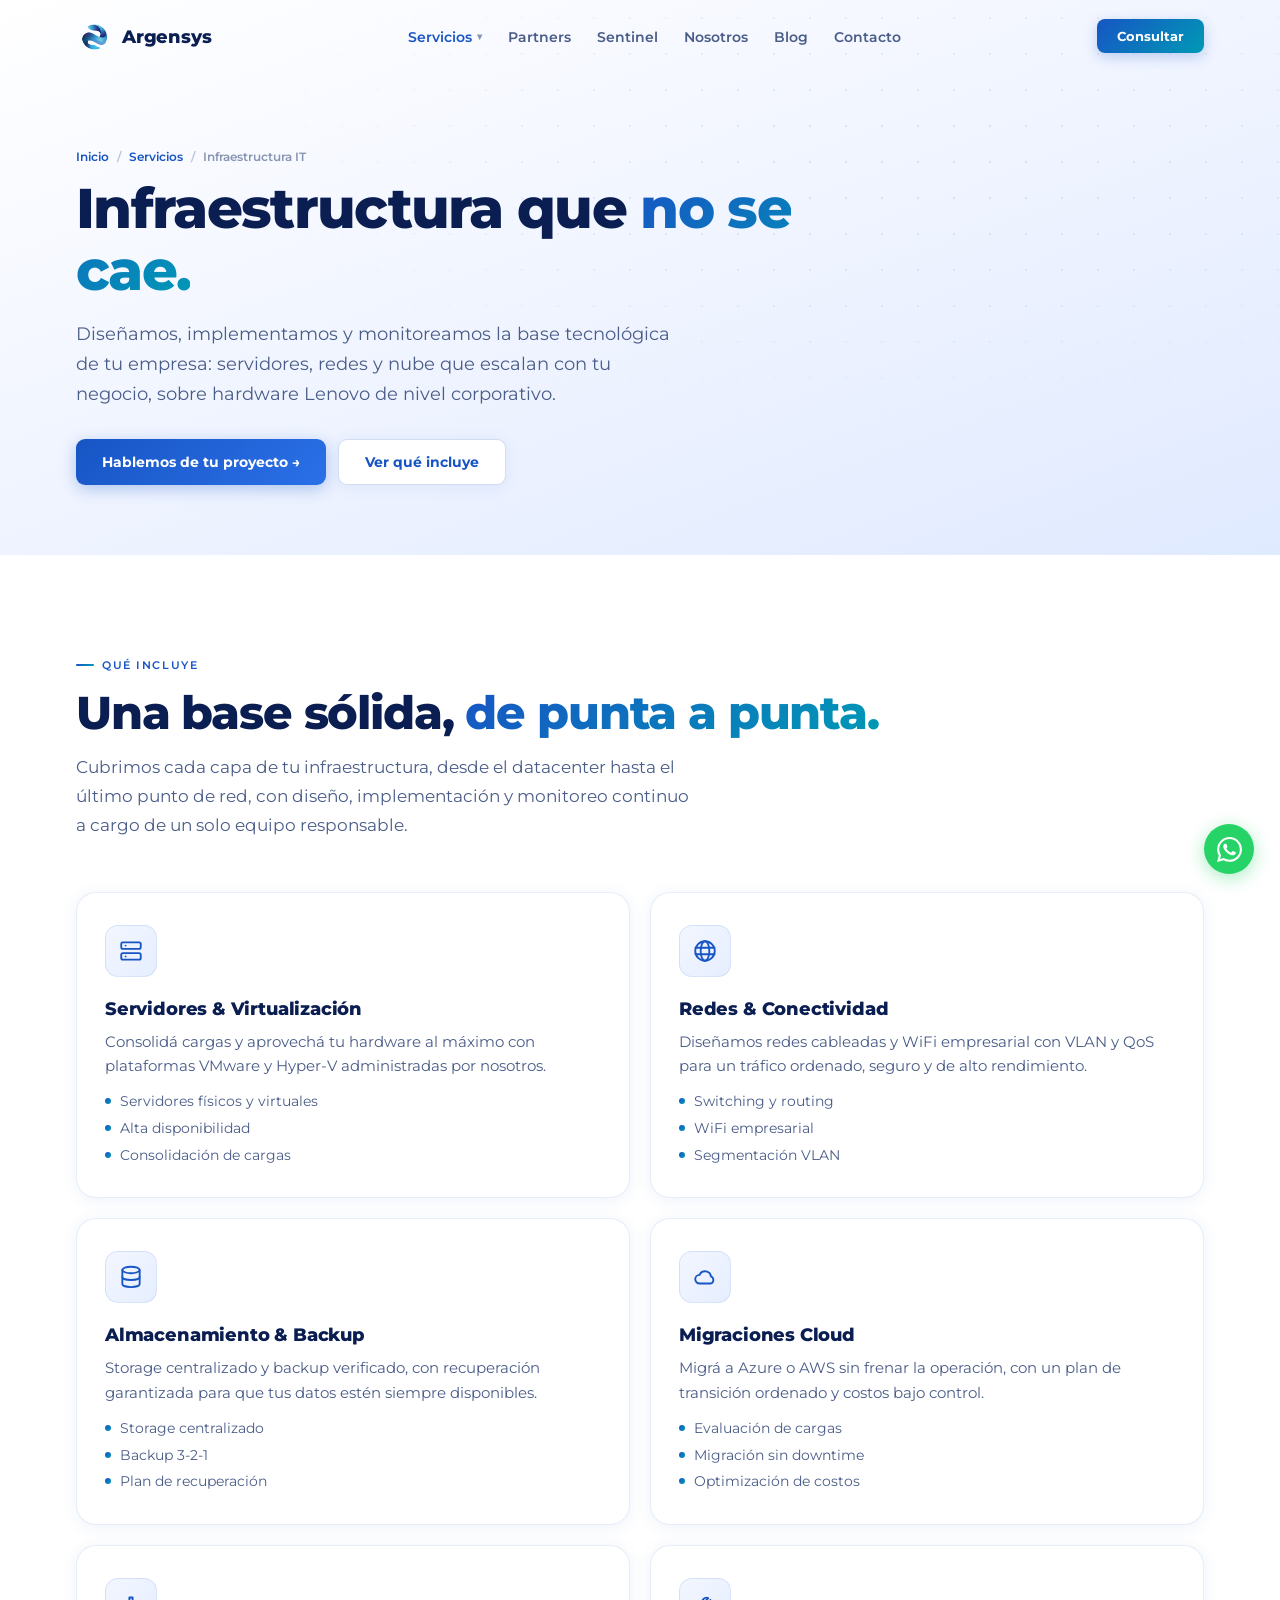
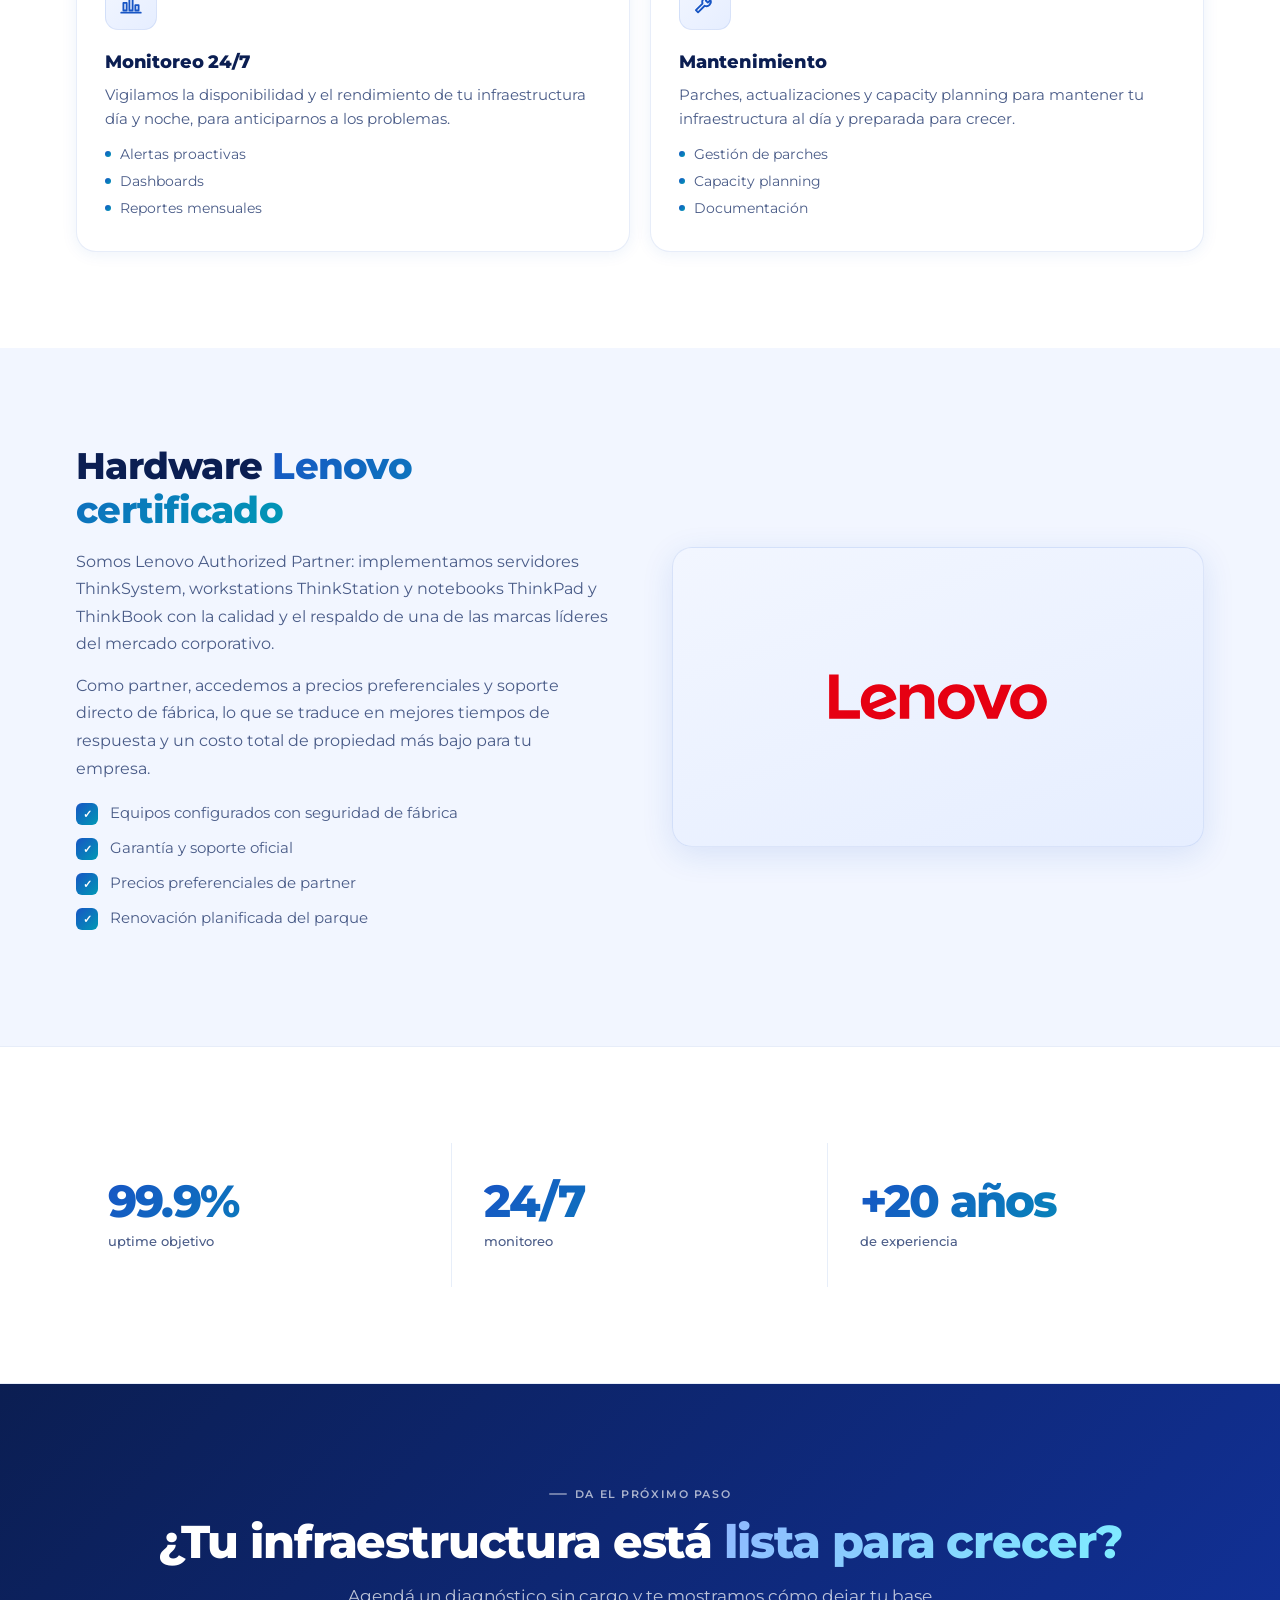
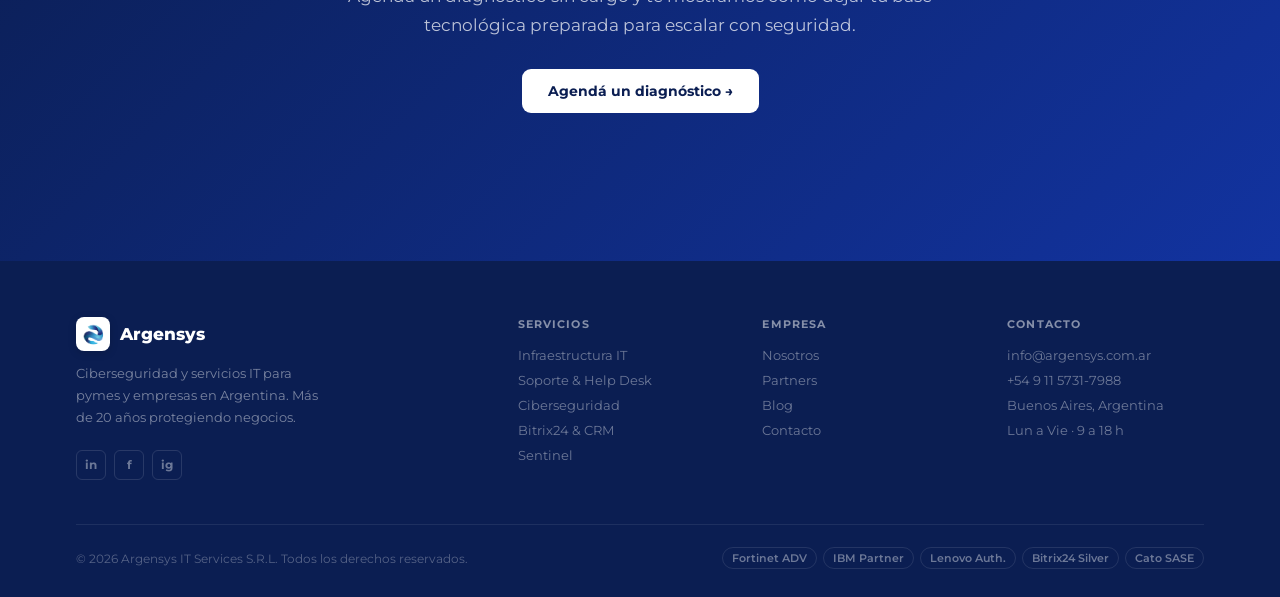
<file: infraestructura/index.html>
<!DOCTYPE html>
<html lang="es">
<head>
  <meta charset="UTF-8"/>
  <meta name="viewport" content="width=device-width, initial-scale=1.0"/>
  <title>Infraestructura IT: servidores, redes y cloud | Argensys</title>
  <meta name="description" content="Diseñamos infraestructura IT escalable: servidores, virtualización, redes, almacenamiento y migraciones cloud sobre hardware Lenovo certificado. Monitoreo 24/7."/>
  <meta name="robots" content="index, follow"/>
  <link rel="canonical" href="https://www.argensys.com.ar/infraestructura/"/>
  <meta property="og:type" content="website"/>
  <meta property="og:title" content="Infraestructura IT: servidores, redes y cloud | Argensys"/>
  <meta property="og:description" content="Diseñamos infraestructura IT escalable: servidores, virtualización, redes, almacenamiento y migraciones cloud sobre hardware Lenovo certificado. Monitoreo 24/7."/>
  <link rel="icon" href="../logos/argensys.png"/>
  <link rel="preconnect" href="https://fonts.googleapis.com"/>
  <link rel="preconnect" href="https://fonts.gstatic.com" crossorigin/>
  <link href="https://fonts.googleapis.com/css2?family=Montserrat:ital,wght@0,300;0,400;0,500;0,600;0,700;0,800;0,900;1,300;1,400;1,700&display=swap" rel="stylesheet"/>
  <link rel="stylesheet" href="../assets/styles.css"/>
  <script>window.ARG_BASE="../";</script>
</head>
<body>

<div class="scroll-bar" id="scrollBar"></div>

<!-- NAV (inner) -->
<nav class="nav" id="nav">
  <div class="w">
    <div class="nav-i">
      <a href="../index.html" class="nav-logo">
        <img src="../logos/argensys.png" class="lmark" width="36" height="36" alt="Argensys logo"/>
        Argensys
      </a>
      <ul class="nav-links">
        <li class="nav-drop">
          <a href="../servicios/index.html" data-nav="servicios" class="active">Servicios</a>
          <div class="nav-menu">
            <a href="../infraestructura/index.html"><span class="nm-t">Infraestructura IT</span><span class="nm-d">Servidores, redes y cloud</span></a>
            <a href="../soporte/index.html"><span class="nm-t">Soporte & Help Desk</span><span class="nm-d">Asistencia 24/7</span></a>
            <a href="../ciberseguridad/index.html"><span class="nm-t">Ciberseguridad</span><span class="nm-d">Fortinet · SOC · EDR</span></a>
            <a href="../bitrix24/index.html"><span class="nm-t">Bitrix24 & CRM</span><span class="nm-d">CRM y automatización</span></a>
          </div>
        </li>
        <li><a href="../partners/index.html" data-nav="partners">Partners</a></li>
        <li><a href="../sentinel/index.html" data-nav="sentinel">Sentinel</a></li>
        <li><a href="../nosotros/index.html" data-nav="nosotros">Nosotros</a></li>
        <li><a href="../blog/index.html" data-nav="blog">Blog</a></li>
        <li><a href="../contacto/index.html" data-nav="contacto">Contacto</a></li>
      </ul>
      <a href="https://wa.me/5491157317988?text=Hola%2C%20quiero%20consultar%20sobre%20sus%20servicios" class="nav-btn" target="_blank" rel="noopener noreferrer">Consultar</a>
      <button class="burger" id="burger" aria-label="Menú" aria-expanded="false"><span></span><span></span><span></span></button>
    </div>
  </div>
</nav>

<div class="drawer" id="drawer">
  <button class="drawer-x" id="drawerX" aria-label="Cerrar">✕</button>
  <a href="../servicios/index.html">Servicios</a>
  <a href="../infraestructura/index.html" class="dl-sub">— Infraestructura IT</a>
  <a href="../soporte/index.html" class="dl-sub">— Soporte & Help Desk</a>
  <a href="../ciberseguridad/index.html" class="dl-sub">— Ciberseguridad</a>
  <a href="../bitrix24/index.html" class="dl-sub">— Bitrix24 & CRM</a>
  <a href="../partners/index.html">Partners</a>
  <a href="../sentinel/index.html">Sentinel</a>
  <a href="../nosotros/index.html">Nosotros</a>
  <a href="../blog/index.html">Blog</a>
  <a href="../contacto/index.html">Contacto</a>
</div>

<main>

<header class="phead">
  <div class="phead-dots"></div>
  <div class="w">
    <div class="phead-in">
      <nav class="crumb" aria-label="Migas de pan">
        <a href="../index.html">Inicio</a>
        <span class="sep">/</span>
        <a href="../servicios/index.html">Servicios</a>
        <span class="sep">/</span>
        <span>Infraestructura IT</span>
      </nav>
      <h1>Infraestructura que <em>no se cae.</em></h1>
      <p>Diseñamos, implementamos y monitoreamos la base tecnológica de tu empresa: servidores, redes y nube que escalan con tu negocio, sobre hardware Lenovo de nivel corporativo.</p>
      <div class="phead-ctas">
        <a href="../contacto/index.html" class="btn solid">Hablemos de tu proyecto →</a>
        <a href="#detalle" class="btn outline">Ver qué incluye</a>
      </div>
    </div>
  </div>
</header>

<section class="sec sec--white" id="detalle">
  <div class="w">
    <div class="sec-head rv">
      <span class="lbl">Qué incluye</span>
      <h2 class="dsp">Una base sólida, <em>de punta a punta.</em></h2>
      <p class="body">Cubrimos cada capa de tu infraestructura, desde el datacenter hasta el último punto de red, con diseño, implementación y monitoreo continuo a cargo de un solo equipo responsable.</p>
    </div>
    <div class="fgrid cols-2">
      <article class="fcard rv-l">
        <div class="fcard-ico" data-icon="server"></div>
        <h3>Servidores & Virtualización</h3>
        <p>Consolidá cargas y aprovechá tu hardware al máximo con plataformas VMware y Hyper-V administradas por nosotros.</p>
        <ul class="fcard-list">
          <li>Servidores físicos y virtuales</li>
          <li>Alta disponibilidad</li>
          <li>Consolidación de cargas</li>
        </ul>
      </article>
      <article class="fcard rv-r">
        <div class="fcard-ico" data-icon="network"></div>
        <h3>Redes & Conectividad</h3>
        <p>Diseñamos redes cableadas y WiFi empresarial con VLAN y QoS para un tráfico ordenado, seguro y de alto rendimiento.</p>
        <ul class="fcard-list">
          <li>Switching y routing</li>
          <li>WiFi empresarial</li>
          <li>Segmentación VLAN</li>
        </ul>
      </article>
      <article class="fcard rv-l d1">
        <div class="fcard-ico" data-icon="storage"></div>
        <h3>Almacenamiento & Backup</h3>
        <p>Storage centralizado y backup verificado, con recuperación garantizada para que tus datos estén siempre disponibles.</p>
        <ul class="fcard-list">
          <li>Storage centralizado</li>
          <li>Backup 3-2-1</li>
          <li>Plan de recuperación</li>
        </ul>
      </article>
      <article class="fcard rv-r d1">
        <div class="fcard-ico" data-icon="cloud"></div>
        <h3>Migraciones Cloud</h3>
        <p>Migrá a Azure o AWS sin frenar la operación, con un plan de transición ordenado y costos bajo control.</p>
        <ul class="fcard-list">
          <li>Evaluación de cargas</li>
          <li>Migración sin downtime</li>
          <li>Optimización de costos</li>
        </ul>
      </article>
      <article class="fcard rv-l d2">
        <div class="fcard-ico" data-icon="chart"></div>
        <h3>Monitoreo 24/7</h3>
        <p>Vigilamos la disponibilidad y el rendimiento de tu infraestructura día y noche, para anticiparnos a los problemas.</p>
        <ul class="fcard-list">
          <li>Alertas proactivas</li>
          <li>Dashboards</li>
          <li>Reportes mensuales</li>
        </ul>
      </article>
      <article class="fcard rv-r d2">
        <div class="fcard-ico" data-icon="wrench"></div>
        <h3>Mantenimiento</h3>
        <p>Parches, actualizaciones y capacity planning para mantener tu infraestructura al día y preparada para crecer.</p>
        <ul class="fcard-list">
          <li>Gestión de parches</li>
          <li>Capacity planning</li>
          <li>Documentación</li>
        </ul>
      </article>
    </div>
  </div>
</section>

<section class="sec sec--tint">
  <div class="w">
    <div class="split">
      <div class="split-text rv-l">
        <h2>Hardware <em>Lenovo certificado</em></h2>
        <p>Somos Lenovo Authorized Partner: implementamos servidores ThinkSystem, workstations ThinkStation y notebooks ThinkPad y ThinkBook con la calidad y el respaldo de una de las marcas líderes del mercado corporativo.</p>
        <p>Como partner, accedemos a precios preferenciales y soporte directo de fábrica, lo que se traduce en mejores tiempos de respuesta y un costo total de propiedad más bajo para tu empresa.</p>
        <ul class="split-list">
          <li><div class="ck">✓</div><span>Equipos configurados con seguridad de fábrica</span></li>
          <li><div class="ck">✓</div><span>Garantía y soporte oficial</span></li>
          <li><div class="ck">✓</div><span>Precios preferenciales de partner</span></li>
          <li><div class="ck">✓</div><span>Renovación planificada del parque</span></li>
        </ul>
      </div>
      <div class="split-visual rv-r">
        <img src="../logos/lenovo.svg" alt="Lenovo" style="max-width:220px"/>
      </div>
    </div>
  </div>
</section>

<section class="sec stat-band sec--white">
  <div class="w">
    <div class="sb-inner cols-3">
      <div class="sb-cell rv">
        <div class="sb-n">99.9%</div>
        <div class="sb-l">uptime objetivo</div>
      </div>
      <div class="sb-cell rv d1">
        <div class="sb-n">24/7</div>
        <div class="sb-l">monitoreo</div>
      </div>
      <div class="sb-cell rv d2">
        <div class="sb-n">+20 años</div>
        <div class="sb-l">de experiencia</div>
      </div>
    </div>
  </div>
</section>

<section class="sec sec--blue">
  <div class="w">
    <div class="sec-head center rv-s">
      <span class="lbl inv">Da el próximo paso</span>
      <h2 class="dsp inv">¿Tu infraestructura está <em>lista para crecer?</em></h2>
      <p class="body inv">Agendá un diagnóstico sin cargo y te mostramos cómo dejar tu base tecnológica preparada para escalar con seguridad.</p>
      <div class="phead-ctas" style="justify-content:center">
        <a href="../contacto/index.html" class="btn white">Agendá un diagnóstico →</a>
      </div>
    </div>
  </div>
</section>

</main>

<!-- FOOTER (inner) -->
<footer class="foot">
  <div class="w">
    <div class="foot-g">
      <div>
        <div class="foot-logo"><img src="../logos/argensys.png" class="lmark lmark-dark" width="34" height="34" alt="Argensys"><span class="foot-logo-name">Argensys</span></div>
        <p class="foot-tag">Ciberseguridad y servicios IT para pymes y empresas en Argentina. Más de 20 años protegiendo negocios.</p>
        <nav class="fsoc" aria-label="Redes sociales">
          <a href="https://www.linkedin.com/company/argensys" class="fsoc-l" aria-label="LinkedIn" target="_blank" rel="noopener noreferrer">in</a>
          <a href="https://www.facebook.com/argensys" class="fsoc-l" aria-label="Facebook" target="_blank" rel="noopener noreferrer">f</a>
          <a href="https://www.instagram.com/argensys" class="fsoc-l" aria-label="Instagram" target="_blank" rel="noopener noreferrer">ig</a>
        </nav>
      </div>
      <div><h4 class="fc-t">Servicios</h4><nav class="flinks"><a href="../infraestructura/index.html">Infraestructura IT</a><a href="../soporte/index.html">Soporte & Help Desk</a><a href="../ciberseguridad/index.html">Ciberseguridad</a><a href="../bitrix24/index.html">Bitrix24 & CRM</a><a href="../sentinel/index.html">Sentinel</a></nav></div>
      <div><h4 class="fc-t">Empresa</h4><nav class="flinks"><a href="../nosotros/index.html">Nosotros</a><a href="../partners/index.html">Partners</a><a href="../blog/index.html">Blog</a><a href="../contacto/index.html">Contacto</a></nav></div>
      <div><h4 class="fc-t">Contacto</h4><nav class="flinks"><a href="mailto:info@argensys.com.ar">info@argensys.com.ar</a><a href="https://wa.me/5491157317988">+54 9 11 5731-7988</a><span>Buenos Aires, Argentina</span><span>Lun a Vie · 9 a 18 h</span></nav></div>
    </div>
    <div class="foot-bot">
      <p class="foot-copy">© 2026 Argensys IT Services S.R.L. Todos los derechos reservados.</p>
      <div class="foot-certs"><span class="cert">Fortinet ADV</span><span class="cert">IBM Partner</span><span class="cert">Lenovo Auth.</span><span class="cert">Bitrix24 Silver</span><span class="cert">Cato SASE</span></div>
    </div>
  </div>
</footer>

<a href="https://wa.me/5491157317988?text=Hola%2C%20quiero%20info%20sobre%20sus%20servicios" class="wa" aria-label="WhatsApp" target="_blank" rel="noopener noreferrer">
  <svg viewBox="0 0 24 24"><path d="M17.472 14.382c-.297-.149-1.758-.867-2.03-.967-.273-.099-.471-.148-.67.15-.197.297-.767.966-.94 1.164-.173.199-.347.223-.644.075-.297-.15-1.255-.463-2.39-1.475-.883-.788-1.48-1.761-1.653-2.059-.173-.297-.018-.458.13-.606.134-.133.298-.347.446-.52.149-.174.198-.298.298-.497.099-.198.05-.371-.025-.52-.075-.149-.669-1.612-.916-2.207-.242-.579-.487-.5-.669-.51-.173-.008-.371-.01-.57-.01-.198 0-.52.074-.792.372-.272.297-1.04 1.016-1.04 2.479 0 1.462 1.065 2.875 1.213 3.074.149.198 2.096 3.2 5.077 4.487.709.306 1.262.489 1.694.625.712.227 1.36.195 1.871.118.571-.085 1.758-.719 2.006-1.413.248-.694.248-1.289.173-1.413-.074-.124-.272-.198-.57-.347m-5.421 7.403h-.004a9.87 9.87 0 01-5.031-1.378l-.361-.214-3.741.982.998-3.648-.235-.374a9.86 9.86 0 01-1.51-5.26c.001-5.45 4.436-9.884 9.888-9.884 2.64 0 5.122 1.03 6.988 2.898a9.825 9.825 0 012.893 6.994c-.003 5.45-4.437 9.884-9.885 9.884m8.413-18.297A11.815 11.815 0 0012.05 0C5.495 0 .16 5.335.157 11.892c0 2.096.547 4.142 1.588 5.945L.057 24l6.305-1.654a11.882 11.882 0 005.683 1.448h.005c6.554 0 11.89-5.335 11.893-11.893a11.821 11.821 0 00-3.48-8.413z"/></svg>
</a>

<!-- PARTNER MODAL (needed only on pages with [data-partner] buttons; harmless otherwise) -->
<div class="pm-overlay" id="pmOverlay" role="dialog" aria-modal="true" aria-labelledby="pmTitle">
  <div class="pm-card" id="pmCard">
    <button class="pm-close" id="pmClose" aria-label="Cerrar">✕</button>
    <div class="pm-top-bar" id="pmBar"></div>
    <div class="pm-head"><div class="pm-ico" id="pmIco"></div><div><div class="pm-brand-name" id="pmTitle"></div><div class="pm-brand-cert" id="pmCert"></div></div></div>
    <div class="pm-body" id="pmBody"></div>
  </div>
</div>

<script src="../assets/app.js"></script>
</body>
</html>
</file>
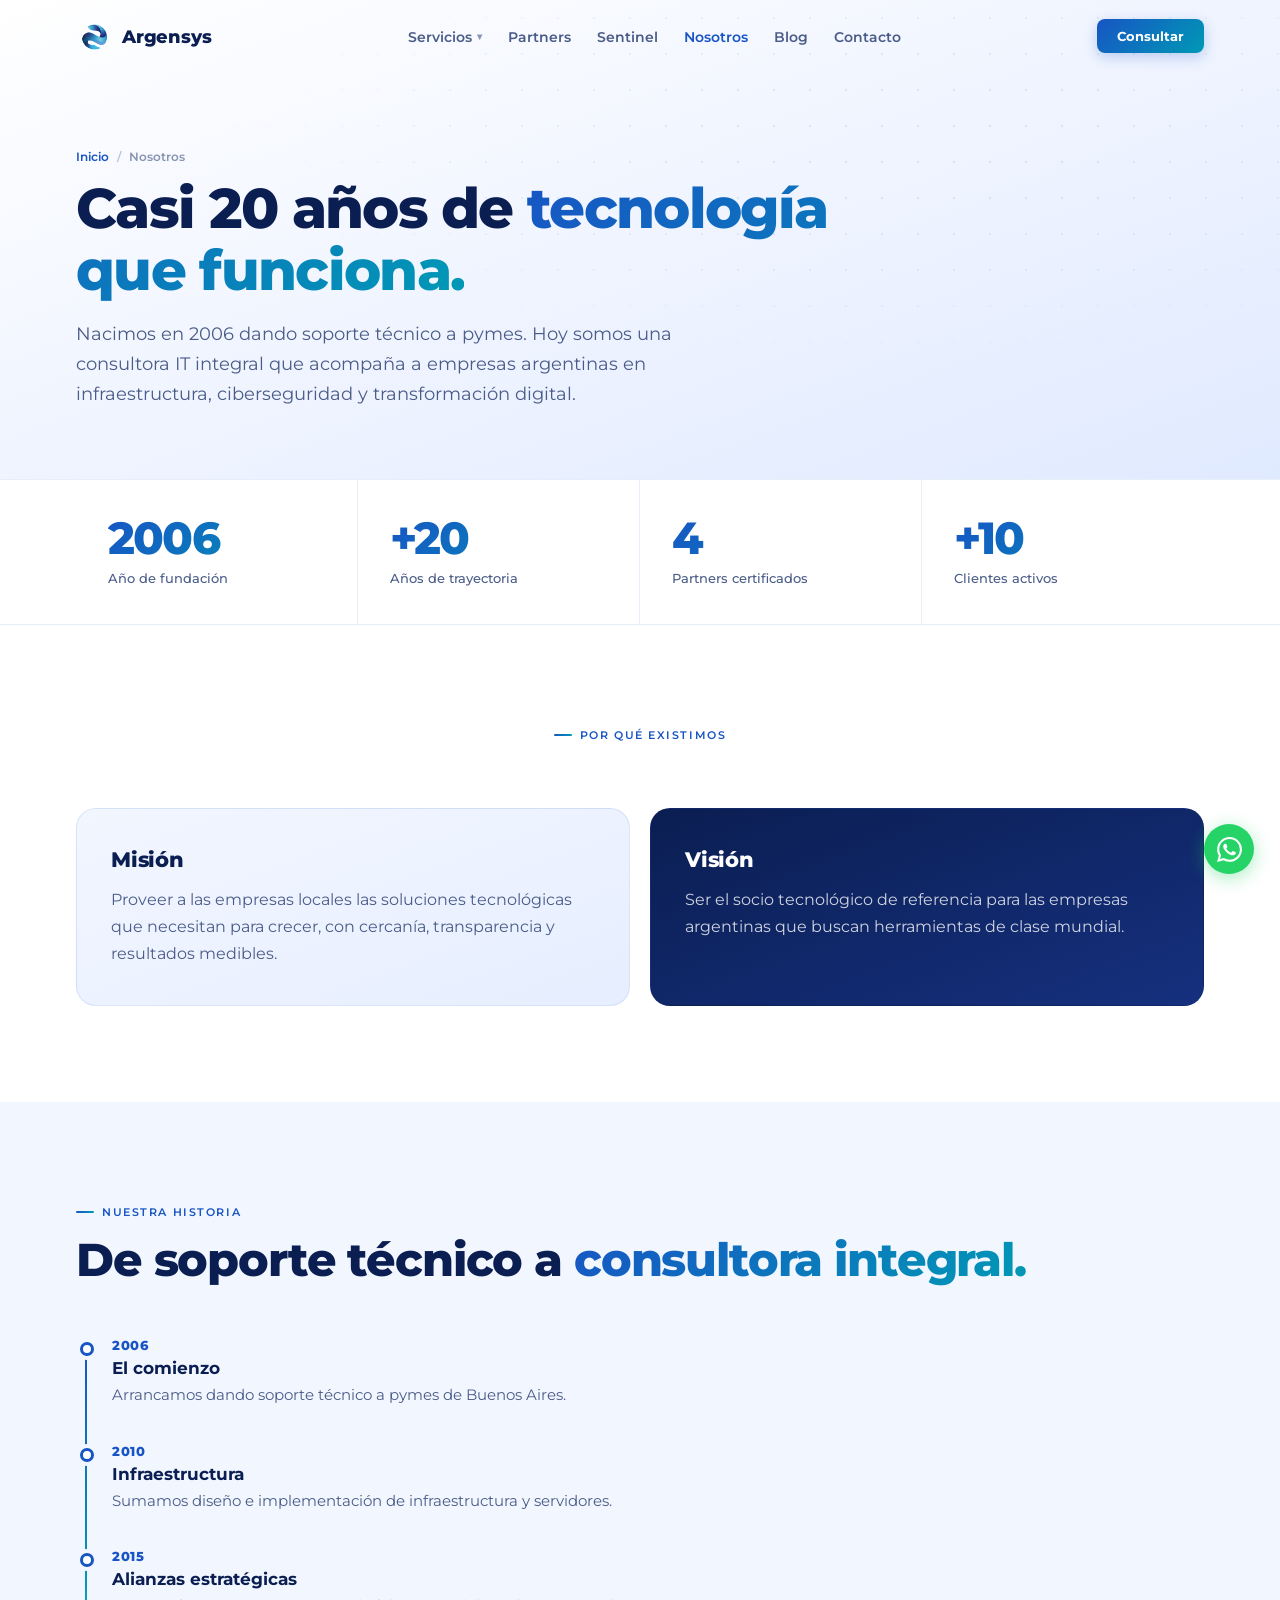
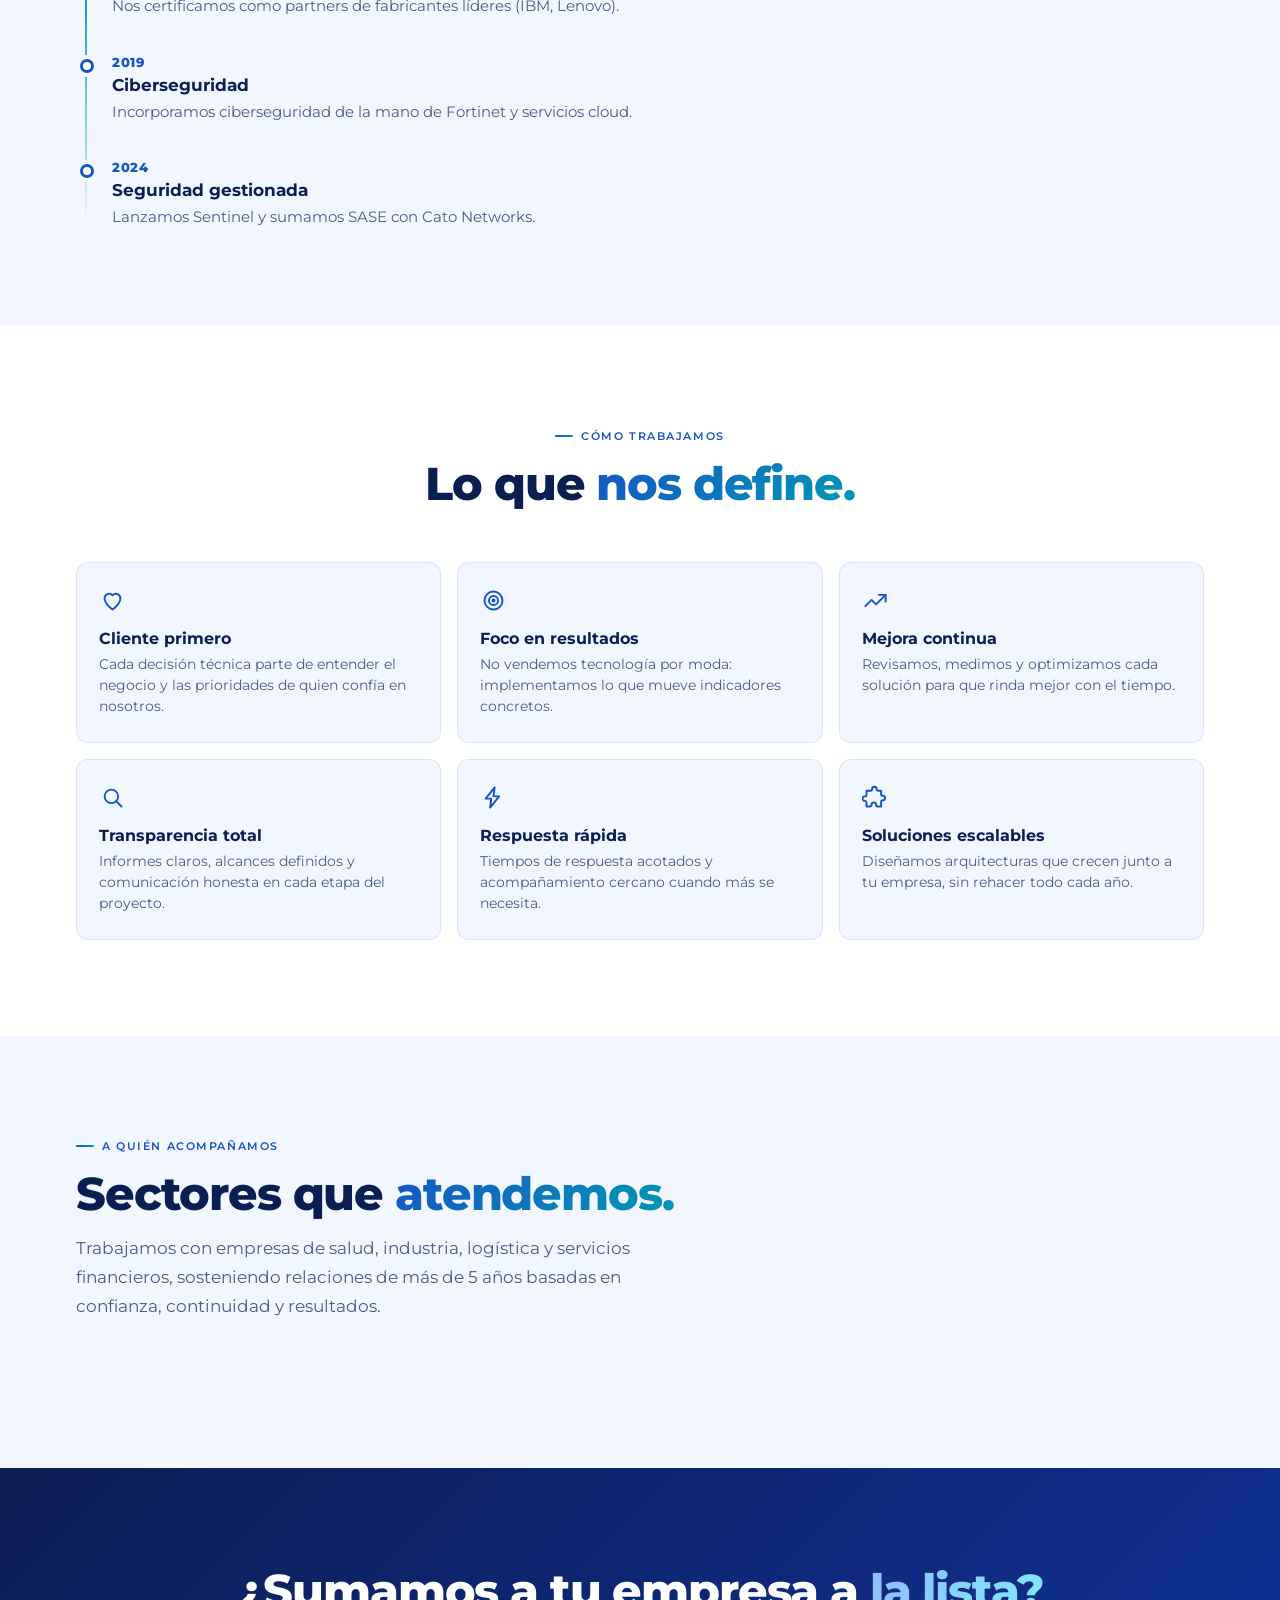
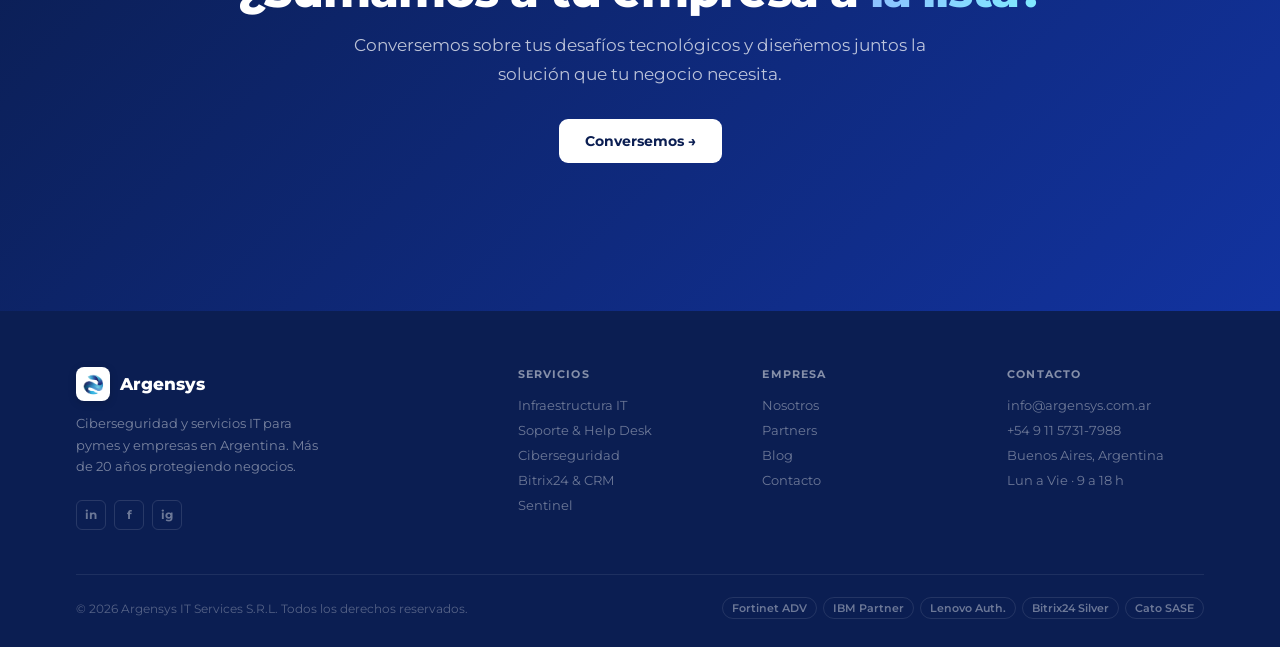
<file: nosotros/index.html>
<!DOCTYPE html>
<html lang="es">
<head>
  <meta charset="UTF-8"/>
  <meta name="viewport" content="width=device-width, initial-scale=1.0"/>
  <title>Nosotros: 20 años de tecnología que funciona | Argensys</title>
  <meta name="description" content="Argensys es una consultora IT integral fundada en 2006 en Buenos Aires. Misión, visión, valores e historia de la empresa que se volvió el socio tecnológico de empresas argentinas."/>
  <meta name="robots" content="index, follow"/>
  <link rel="canonical" href="https://www.argensys.com.ar/nosotros/"/>
  <meta property="og:type" content="website"/>
  <meta property="og:title" content="Nosotros: 20 años de tecnología que funciona | Argensys"/>
  <meta property="og:description" content="Argensys es una consultora IT integral fundada en 2006 en Buenos Aires. Misión, visión, valores e historia de la empresa que se volvió el socio tecnológico de empresas argentinas."/>
  <link rel="icon" href="../logos/argensys.png"/>
  <link rel="preconnect" href="https://fonts.googleapis.com"/>
  <link rel="preconnect" href="https://fonts.gstatic.com" crossorigin/>
  <link href="https://fonts.googleapis.com/css2?family=Montserrat:ital,wght@0,300;0,400;0,500;0,600;0,700;0,800;0,900;1,300;1,400;1,700&display=swap" rel="stylesheet"/>
  <link rel="stylesheet" href="../assets/styles.css"/>
  <script>window.ARG_BASE="../";</script>
</head>
<body>

<div class="scroll-bar" id="scrollBar"></div>

<!-- NAV (inner) -->
<nav class="nav" id="nav">
  <div class="w">
    <div class="nav-i">
      <a href="../index.html" class="nav-logo">
        <img src="../logos/argensys.png" class="lmark" width="36" height="36" alt="Argensys logo"/>
        Argensys
      </a>
      <ul class="nav-links">
        <li class="nav-drop">
          <a href="../servicios/index.html" data-nav="servicios">Servicios</a>
          <div class="nav-menu">
            <a href="../infraestructura/index.html"><span class="nm-t">Infraestructura IT</span><span class="nm-d">Servidores, redes y cloud</span></a>
            <a href="../soporte/index.html"><span class="nm-t">Soporte & Help Desk</span><span class="nm-d">Asistencia 24/7</span></a>
            <a href="../ciberseguridad/index.html"><span class="nm-t">Ciberseguridad</span><span class="nm-d">Fortinet · SOC · EDR</span></a>
            <a href="../bitrix24/index.html"><span class="nm-t">Bitrix24 & CRM</span><span class="nm-d">CRM y automatización</span></a>
          </div>
        </li>
        <li><a href="../partners/index.html" data-nav="partners">Partners</a></li>
        <li><a href="../sentinel/index.html" data-nav="sentinel">Sentinel</a></li>
        <li><a href="../nosotros/index.html" data-nav="nosotros" class="active">Nosotros</a></li>
        <li><a href="../blog/index.html" data-nav="blog">Blog</a></li>
        <li><a href="../contacto/index.html" data-nav="contacto">Contacto</a></li>
      </ul>
      <a href="https://wa.me/5491157317988?text=Hola%2C%20quiero%20consultar%20sobre%20sus%20servicios" class="nav-btn" target="_blank" rel="noopener noreferrer">Consultar</a>
      <button class="burger" id="burger" aria-label="Menú" aria-expanded="false"><span></span><span></span><span></span></button>
    </div>
  </div>
</nav>

<div class="drawer" id="drawer">
  <button class="drawer-x" id="drawerX" aria-label="Cerrar">✕</button>
  <a href="../servicios/index.html">Servicios</a>
  <a href="../infraestructura/index.html" class="dl-sub">— Infraestructura IT</a>
  <a href="../soporte/index.html" class="dl-sub">— Soporte & Help Desk</a>
  <a href="../ciberseguridad/index.html" class="dl-sub">— Ciberseguridad</a>
  <a href="../bitrix24/index.html" class="dl-sub">— Bitrix24 & CRM</a>
  <a href="../partners/index.html">Partners</a>
  <a href="../sentinel/index.html">Sentinel</a>
  <a href="../nosotros/index.html">Nosotros</a>
  <a href="../blog/index.html">Blog</a>
  <a href="../contacto/index.html">Contacto</a>
</div>

<main>
<!-- PAGE HEADER -->
<header class="phead">
  <div class="phead-dots"></div>
  <div class="w">
    <div class="phead-in">
      <div class="crumb">
        <a href="../index.html">Inicio</a>
        <span class="sep">/</span>
        <span>Nosotros</span>
      </div>
      <h1>Casi 20 años de <em>tecnología que funciona.</em></h1>
      <p>Nacimos en 2006 dando soporte técnico a pymes. Hoy somos una consultora IT integral que acompaña a empresas argentinas en infraestructura, ciberseguridad y transformación digital.</p>
    </div>
  </div>
</header>

<!-- STAT BAND -->
<section class="stat-band sec--white">
  <div class="w">
    <div class="sb-inner">
      <div class="sb-cell rv">
        <div class="sb-n">2006</div>
        <div class="sb-l">Año de fundación</div>
      </div>
      <div class="sb-cell rv d1">
        <div class="sb-n">+20</div>
        <div class="sb-l">Años de trayectoria</div>
      </div>
      <div class="sb-cell rv d2">
        <div class="sb-n" data-count="4">4</div>
        <div class="sb-l">Partners certificados</div>
      </div>
      <div class="sb-cell rv d3">
        <div class="sb-n" data-count="10" data-prefix="+">+10</div>
        <div class="sb-l">Clientes activos</div>
      </div>
    </div>
  </div>
</section>

<!-- MISIÓN Y VISIÓN -->
<section class="sec sec--white">
  <div class="w">
    <div class="sec-head center rv">
      <span class="lbl">Por qué existimos</span>
    </div>
    <div class="mv-grid">
      <div class="mv-card mission rv-l">
        <h3>Misión</h3>
        <p>Proveer a las empresas locales las soluciones tecnológicas que necesitan para crecer, con cercanía, transparencia y resultados medibles.</p>
      </div>
      <div class="mv-card vision rv-r">
        <h3>Visión</h3>
        <p>Ser el socio tecnológico de referencia para las empresas argentinas que buscan herramientas de clase mundial.</p>
      </div>
    </div>
  </div>
</section>

<!-- HISTORIA -->
<section class="sec sec--tint">
  <div class="w">
    <div class="sec-head rv">
      <span class="lbl">Nuestra historia</span>
      <h2 class="dsp">De soporte técnico a <em>consultora integral.</em></h2>
    </div>
    <div class="timeline">
      <div class="tl-item rv">
        <div class="tl-year">2006</div>
        <h4>El comienzo</h4>
        <p>Arrancamos dando soporte técnico a pymes de Buenos Aires.</p>
      </div>
      <div class="tl-item rv">
        <div class="tl-year">2010</div>
        <h4>Infraestructura</h4>
        <p>Sumamos diseño e implementación de infraestructura y servidores.</p>
      </div>
      <div class="tl-item rv">
        <div class="tl-year">2015</div>
        <h4>Alianzas estratégicas</h4>
        <p>Nos certificamos como partners de fabricantes líderes (IBM, Lenovo).</p>
      </div>
      <div class="tl-item rv">
        <div class="tl-year">2019</div>
        <h4>Ciberseguridad</h4>
        <p>Incorporamos ciberseguridad de la mano de Fortinet y servicios cloud.</p>
      </div>
      <div class="tl-item rv">
        <div class="tl-year">2024</div>
        <h4>Seguridad gestionada</h4>
        <p>Lanzamos Sentinel y sumamos SASE con Cato Networks.</p>
      </div>
    </div>
  </div>
</section>

<!-- VALORES -->
<section class="sec sec--white">
  <div class="w">
    <div class="sec-head center rv">
      <span class="lbl">Cómo trabajamos</span>
      <h2 class="dsp">Lo que <em>nos define.</em></h2>
    </div>
    <div class="vgrid">
      <div class="vcard rv">
        <div class="vico" data-icon="heart"></div>
        <h4>Cliente primero</h4>
        <p>Cada decisión técnica parte de entender el negocio y las prioridades de quien confía en nosotros.</p>
      </div>
      <div class="vcard rv d1">
        <div class="vico" data-icon="target"></div>
        <h4>Foco en resultados</h4>
        <p>No vendemos tecnología por moda: implementamos lo que mueve indicadores concretos.</p>
      </div>
      <div class="vcard rv d2">
        <div class="vico" data-icon="growth"></div>
        <h4>Mejora continua</h4>
        <p>Revisamos, medimos y optimizamos cada solución para que rinda mejor con el tiempo.</p>
      </div>
      <div class="vcard rv d3">
        <div class="vico" data-icon="search"></div>
        <h4>Transparencia total</h4>
        <p>Informes claros, alcances definidos y comunicación honesta en cada etapa del proyecto.</p>
      </div>
      <div class="vcard rv d4">
        <div class="vico" data-icon="bolt"></div>
        <h4>Respuesta rápida</h4>
        <p>Tiempos de respuesta acotados y acompañamiento cercano cuando más se necesita.</p>
      </div>
      <div class="vcard rv d5">
        <div class="vico" data-icon="puzzle"></div>
        <h4>Soluciones escalables</h4>
        <p>Diseñamos arquitecturas que crecen junto a tu empresa, sin rehacer todo cada año.</p>
      </div>
    </div>
  </div>
</section>

<!-- SECTORES -->
<section class="sec sec--tint">
  <div class="w">
    <div class="sec-head rv">
      <span class="lbl">A quién acompañamos</span>
      <h2 class="dsp">Sectores que <em>atendemos.</em></h2>
      <p class="body">Trabajamos con empresas de salud, industria, logística y servicios financieros, sosteniendo relaciones de más de 5 años basadas en confianza, continuidad y resultados.</p>
    </div>
  </div>
</section>

<!-- CTA FINAL -->
<section class="sec sec--blue">
  <div class="w">
    <div class="sec-head center rv">
      <h2 class="dsp inv">¿Sumamos a tu empresa a <em>la lista?</em></h2>
      <p class="body inv">Conversemos sobre tus desafíos tecnológicos y diseñemos juntos la solución que tu negocio necesita.</p>
      <div class="phead-ctas" style="justify-content:center"></div>
      <a href="../contacto/index.html" class="btn white">Conversemos →</a>
    </div>
  </div>
</section>
</main>

<!-- FOOTER (inner) -->
<footer class="foot">
  <div class="w">
    <div class="foot-g">
      <div>
        <div class="foot-logo"><img src="../logos/argensys.png" class="lmark lmark-dark" width="34" height="34" alt="Argensys"><span class="foot-logo-name">Argensys</span></div>
        <p class="foot-tag">Ciberseguridad y servicios IT para pymes y empresas en Argentina. Más de 20 años protegiendo negocios.</p>
        <nav class="fsoc" aria-label="Redes sociales">
          <a href="https://www.linkedin.com/company/argensys" class="fsoc-l" aria-label="LinkedIn" target="_blank" rel="noopener noreferrer">in</a>
          <a href="https://www.facebook.com/argensys" class="fsoc-l" aria-label="Facebook" target="_blank" rel="noopener noreferrer">f</a>
          <a href="https://www.instagram.com/argensys" class="fsoc-l" aria-label="Instagram" target="_blank" rel="noopener noreferrer">ig</a>
        </nav>
      </div>
      <div><h4 class="fc-t">Servicios</h4><nav class="flinks"><a href="../infraestructura/index.html">Infraestructura IT</a><a href="../soporte/index.html">Soporte & Help Desk</a><a href="../ciberseguridad/index.html">Ciberseguridad</a><a href="../bitrix24/index.html">Bitrix24 & CRM</a><a href="../sentinel/index.html">Sentinel</a></nav></div>
      <div><h4 class="fc-t">Empresa</h4><nav class="flinks"><a href="../nosotros/index.html">Nosotros</a><a href="../partners/index.html">Partners</a><a href="../blog/index.html">Blog</a><a href="../contacto/index.html">Contacto</a></nav></div>
      <div><h4 class="fc-t">Contacto</h4><nav class="flinks"><a href="mailto:info@argensys.com.ar">info@argensys.com.ar</a><a href="https://wa.me/5491157317988">+54 9 11 5731-7988</a><span>Buenos Aires, Argentina</span><span>Lun a Vie · 9 a 18 h</span></nav></div>
    </div>
    <div class="foot-bot">
      <p class="foot-copy">© 2026 Argensys IT Services S.R.L. Todos los derechos reservados.</p>
      <div class="foot-certs"><span class="cert">Fortinet ADV</span><span class="cert">IBM Partner</span><span class="cert">Lenovo Auth.</span><span class="cert">Bitrix24 Silver</span><span class="cert">Cato SASE</span></div>
    </div>
  </div>
</footer>

<a href="https://wa.me/5491157317988?text=Hola%2C%20quiero%20info%20sobre%20sus%20servicios" class="wa" aria-label="WhatsApp" target="_blank" rel="noopener noreferrer">
  <svg viewBox="0 0 24 24"><path d="M17.472 14.382c-.297-.149-1.758-.867-2.03-.967-.273-.099-.471-.148-.67.15-.197.297-.767.966-.94 1.164-.173.199-.347.223-.644.075-.297-.15-1.255-.463-2.39-1.475-.883-.788-1.48-1.761-1.653-2.059-.173-.297-.018-.458.13-.606.134-.133.298-.347.446-.52.149-.174.198-.298.298-.497.099-.198.05-.371-.025-.52-.075-.149-.669-1.612-.916-2.207-.242-.579-.487-.5-.669-.51-.173-.008-.371-.01-.57-.01-.198 0-.52.074-.792.372-.272.297-1.04 1.016-1.04 2.479 0 1.462 1.065 2.875 1.213 3.074.149.198 2.096 3.2 5.077 4.487.709.306 1.262.489 1.694.625.712.227 1.36.195 1.871.118.571-.085 1.758-.719 2.006-1.413.248-.694.248-1.289.173-1.413-.074-.124-.272-.198-.57-.347m-5.421 7.403h-.004a9.87 9.87 0 01-5.031-1.378l-.361-.214-3.741.982.998-3.648-.235-.374a9.86 9.86 0 01-1.51-5.26c.001-5.45 4.436-9.884 9.888-9.884 2.64 0 5.122 1.03 6.988 2.898a9.825 9.825 0 012.893 6.994c-.003 5.45-4.437 9.884-9.885 9.884m8.413-18.297A11.815 11.815 0 0012.05 0C5.495 0 .16 5.335.157 11.892c0 2.096.547 4.142 1.588 5.945L.057 24l6.305-1.654a11.882 11.882 0 005.683 1.448h.005c6.554 0 11.89-5.335 11.893-11.893a11.821 11.821 0 00-3.48-8.413z"/></svg>
</a>

<!-- PARTNER MODAL (needed only on pages with [data-partner] buttons; harmless otherwise) -->
<div class="pm-overlay" id="pmOverlay" role="dialog" aria-modal="true" aria-labelledby="pmTitle">
  <div class="pm-card" id="pmCard">
    <button class="pm-close" id="pmClose" aria-label="Cerrar">✕</button>
    <div class="pm-top-bar" id="pmBar"></div>
    <div class="pm-head"><div class="pm-ico" id="pmIco"></div><div><div class="pm-brand-name" id="pmTitle"></div><div class="pm-brand-cert" id="pmCert"></div></div></div>
    <div class="pm-body" id="pmBody"></div>
  </div>
</div>

<script src="../assets/app.js"></script>
</body>
</html>
</file>
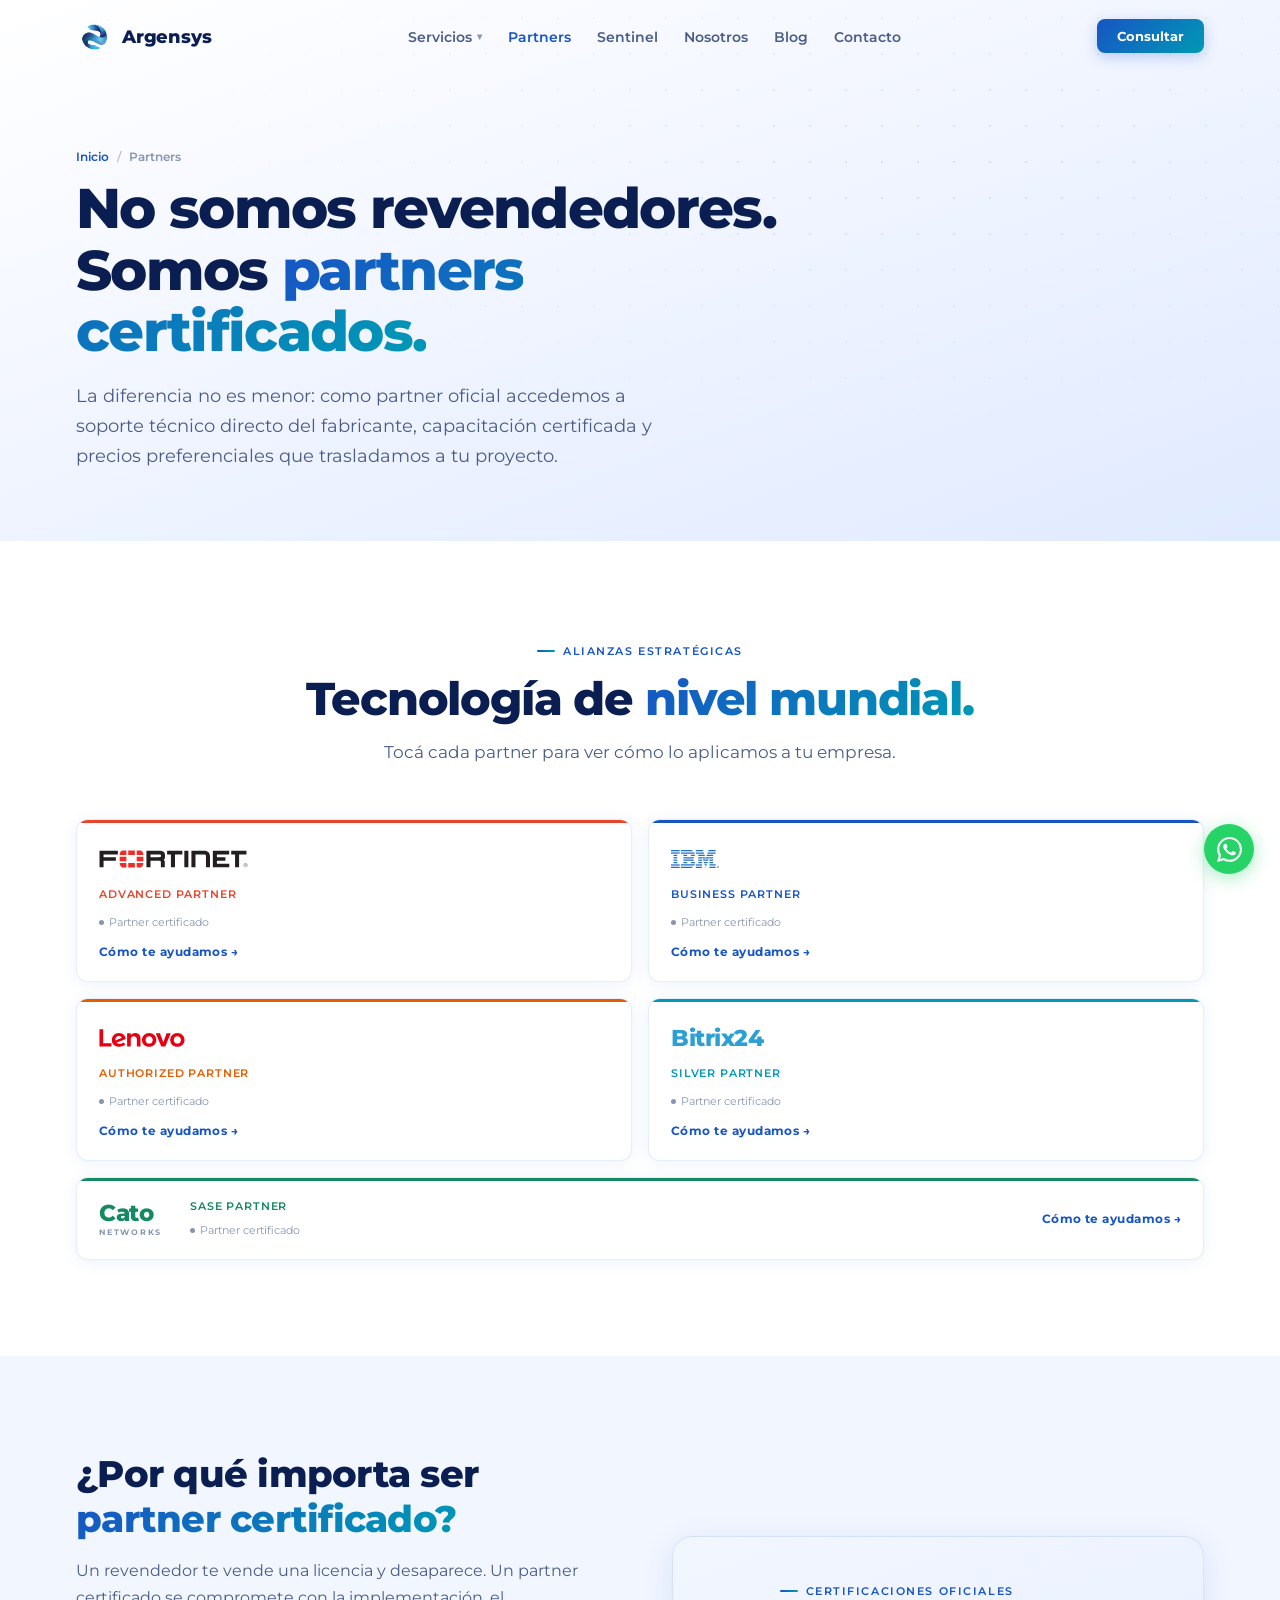
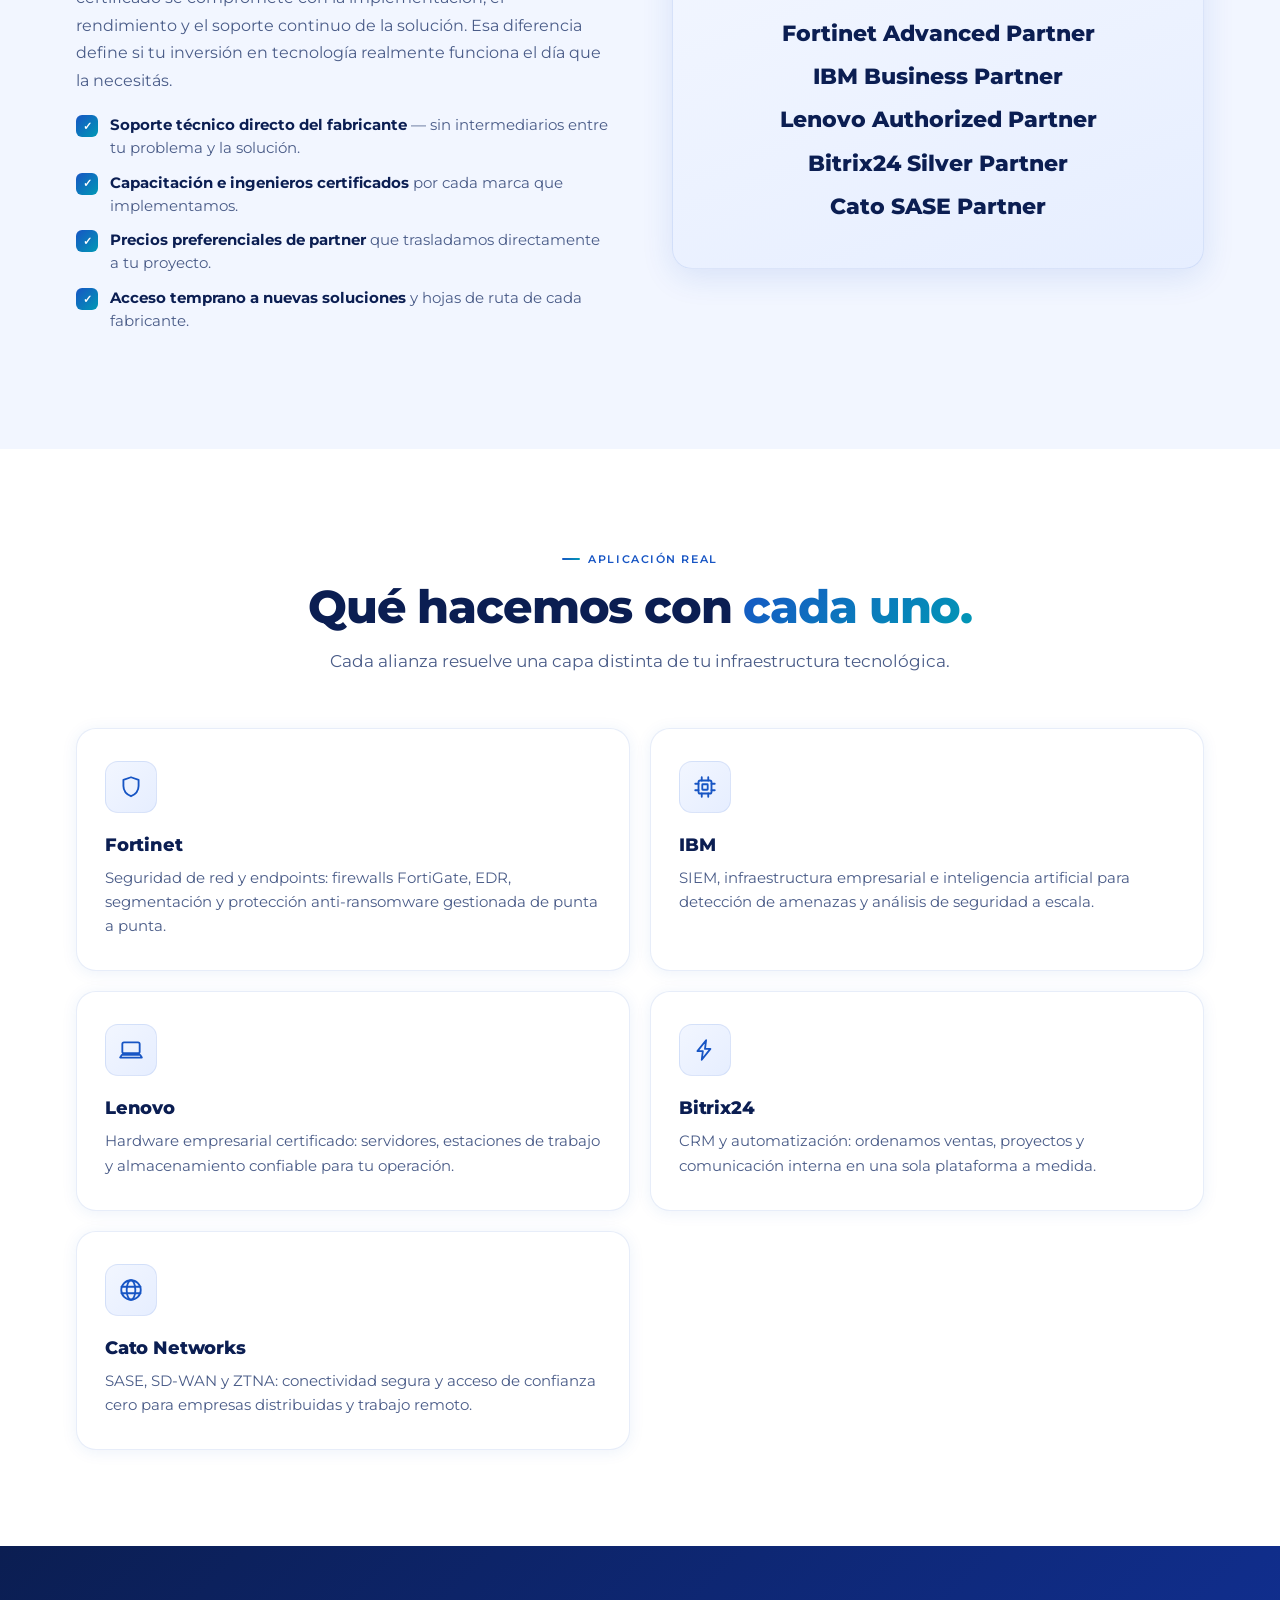
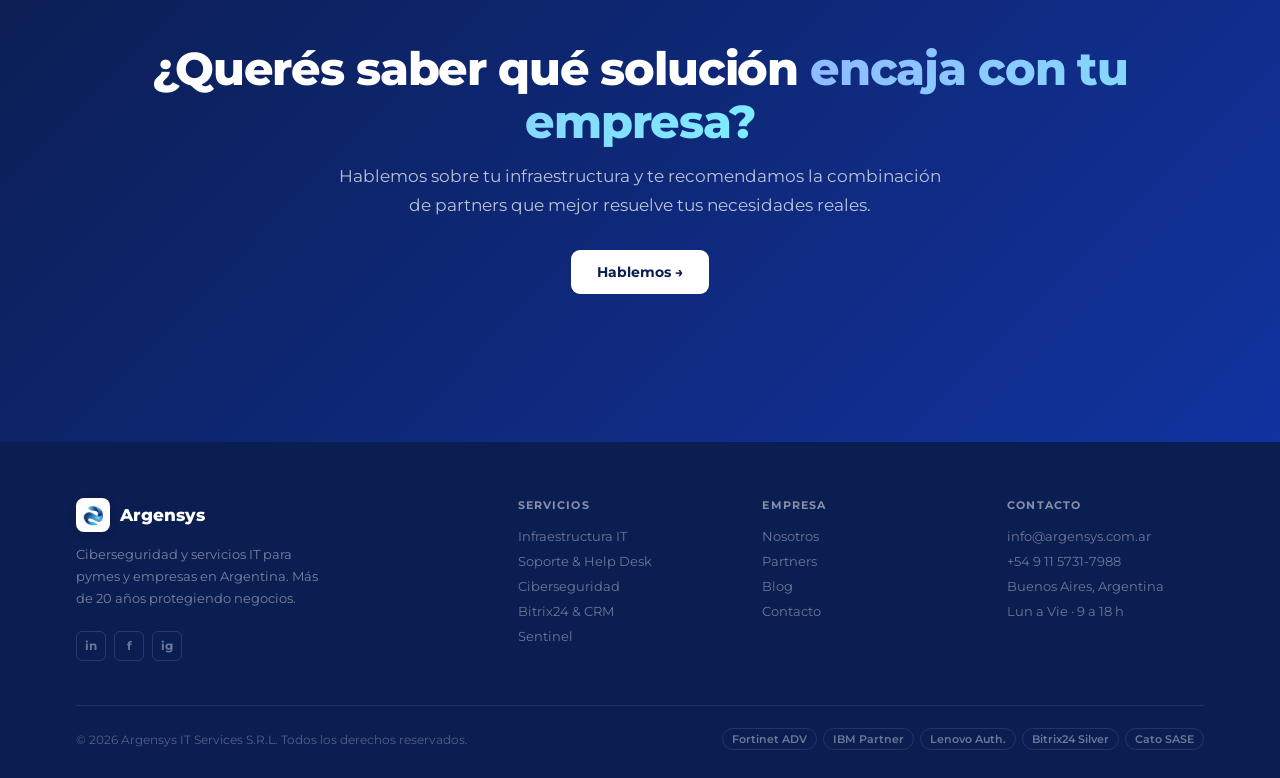
<file: partners/index.html>
<!DOCTYPE html>
<html lang="es">
<head>
  <meta charset="UTF-8"/>
  <meta name="viewport" content="width=device-width, initial-scale=1.0"/>
  <title>Partners certificados: Fortinet, IBM, Lenovo, Bitrix24 y Cato | Argensys</title>
  <meta name="description" content="No somos un revendedor. Argensys es partner certificado de Fortinet, IBM, Lenovo, Bitrix24 y Cato Networks: soporte técnico directo, capacitación oficial y precios preferenciales."/>
  <meta name="robots" content="index, follow"/>
  <link rel="canonical" href="https://www.argensys.com.ar/partners/"/>
  <meta property="og:type" content="website"/>
  <meta property="og:title" content="Partners certificados: Fortinet, IBM, Lenovo, Bitrix24 y Cato | Argensys"/>
  <meta property="og:description" content="No somos un revendedor. Argensys es partner certificado de Fortinet, IBM, Lenovo, Bitrix24 y Cato Networks: soporte técnico directo, capacitación oficial y precios preferenciales."/>
  <link rel="icon" href="../logos/argensys.png"/>
  <link rel="preconnect" href="https://fonts.googleapis.com"/>
  <link rel="preconnect" href="https://fonts.gstatic.com" crossorigin/>
  <link href="https://fonts.googleapis.com/css2?family=Montserrat:ital,wght@0,300;0,400;0,500;0,600;0,700;0,800;0,900;1,300;1,400;1,700&display=swap" rel="stylesheet"/>
  <link rel="stylesheet" href="../assets/styles.css"/>
  <script>window.ARG_BASE="../";</script>
</head>
<body>

<div class="scroll-bar" id="scrollBar"></div>

<!-- NAV (inner) -->
<nav class="nav" id="nav">
  <div class="w">
    <div class="nav-i">
      <a href="../index.html" class="nav-logo">
        <img src="../logos/argensys.png" class="lmark" width="36" height="36" alt="Argensys logo"/>
        Argensys
      </a>
      <ul class="nav-links">
        <li class="nav-drop">
          <a href="../servicios/index.html" data-nav="servicios">Servicios</a>
          <div class="nav-menu">
            <a href="../infraestructura/index.html"><span class="nm-t">Infraestructura IT</span><span class="nm-d">Servidores, redes y cloud</span></a>
            <a href="../soporte/index.html"><span class="nm-t">Soporte & Help Desk</span><span class="nm-d">Asistencia 24/7</span></a>
            <a href="../ciberseguridad/index.html"><span class="nm-t">Ciberseguridad</span><span class="nm-d">Fortinet · SOC · EDR</span></a>
            <a href="../bitrix24/index.html"><span class="nm-t">Bitrix24 & CRM</span><span class="nm-d">CRM y automatización</span></a>
          </div>
        </li>
        <li><a href="../partners/index.html" class="active" data-nav="partners">Partners</a></li>
        <li><a href="../sentinel/index.html" data-nav="sentinel">Sentinel</a></li>
        <li><a href="../nosotros/index.html" data-nav="nosotros">Nosotros</a></li>
        <li><a href="../blog/index.html" data-nav="blog">Blog</a></li>
        <li><a href="../contacto/index.html" data-nav="contacto">Contacto</a></li>
      </ul>
      <a href="https://wa.me/5491157317988?text=Hola%2C%20quiero%20consultar%20sobre%20sus%20servicios" class="nav-btn" target="_blank" rel="noopener noreferrer">Consultar</a>
      <button class="burger" id="burger" aria-label="Menú" aria-expanded="false"><span></span><span></span><span></span></button>
    </div>
  </div>
</nav>

<div class="drawer" id="drawer">
  <button class="drawer-x" id="drawerX" aria-label="Cerrar">✕</button>
  <a href="../servicios/index.html">Servicios</a>
  <a href="../infraestructura/index.html" class="dl-sub">— Infraestructura IT</a>
  <a href="../soporte/index.html" class="dl-sub">— Soporte & Help Desk</a>
  <a href="../ciberseguridad/index.html" class="dl-sub">— Ciberseguridad</a>
  <a href="../bitrix24/index.html" class="dl-sub">— Bitrix24 & CRM</a>
  <a href="../partners/index.html">Partners</a>
  <a href="../sentinel/index.html">Sentinel</a>
  <a href="../nosotros/index.html">Nosotros</a>
  <a href="../blog/index.html">Blog</a>
  <a href="../contacto/index.html">Contacto</a>
</div>

<main>

<!-- PAGE HEADER -->
<header class="phead">
  <div class="phead-dots" aria-hidden="true"></div>
  <div class="w">
    <div class="phead-in">
      <div class="crumb"><a href="../index.html">Inicio</a><span class="sep">/</span><span>Partners</span></div>
      <h1>No somos revendedores. Somos <em>partners certificados.</em></h1>
      <p>La diferencia no es menor: como partner oficial accedemos a soporte técnico directo del fabricante, capacitación certificada y precios preferenciales que trasladamos a tu proyecto.</p>
    </div>
  </div>
</header>

<!-- NUESTROS PARTNERS -->
<section class="sec sec--white">
  <div class="w">
    <div class="sec-head center">
      <div class="lbl rv">Alianzas estratégicas</div>
      <h2 class="dsp rv d1">Tecnología de <em>nivel mundial.</em></h2>
      <p class="body rv d2">Tocá cada partner para ver cómo lo aplicamos a tu empresa.</p>
    </div>
    <div class="pgrid rv-s d2" aria-label="Partners certificados">
      <button class="pc pc-fortinet" data-partner="fortinet" aria-label="Ver soluciones Fortinet">
        <div class="pc-top"></div><div class="pc-logo"><img src="../logos/fortinet.svg" alt="Fortinet"></div>
        <div class="pc-cert">Advanced Partner</div><div class="pc-badge">Partner certificado</div><div class="pc-arrow">Cómo te ayudamos →</div>
      </button>
      <button class="pc pc-ibm" data-partner="ibm" aria-label="Ver soluciones IBM">
        <div class="pc-top"></div><div class="pc-logo"><img src="../logos/ibm.svg" alt="IBM"></div>
        <div class="pc-cert">Business Partner</div><div class="pc-badge">Partner certificado</div><div class="pc-arrow">Cómo te ayudamos →</div>
      </button>
      <button class="pc pc-lenovo" data-partner="lenovo" aria-label="Ver soluciones Lenovo">
        <div class="pc-top"></div><div class="pc-logo"><img src="../logos/lenovo.svg" alt="Lenovo"></div>
        <div class="pc-cert">Authorized Partner</div><div class="pc-badge">Partner certificado</div><div class="pc-arrow">Cómo te ayudamos →</div>
      </button>
      <button class="pc pc-bitrix" data-partner="bitrix" aria-label="Ver soluciones Bitrix24">
        <div class="pc-top"></div><div class="pc-logo"><span class="pc-wordmark" style="color:#2C9FD4">Bitrix24</span></div>
        <div class="pc-cert">Silver Partner</div><div class="pc-badge">Partner certificado</div><div class="pc-arrow">Cómo te ayudamos →</div>
      </button>
      <button class="pc pc-cato pc--wide" data-partner="cato" aria-label="Ver soluciones Cato Networks">
        <div class="pc-top"></div><div class="pc-logo"><span class="pc-wordmark" style="color:#158864">Cato<small>Networks</small></span></div>
        <div class="pc-wide-mid"><div class="pc-cert">SASE Partner</div><div class="pc-badge">Partner certificado</div></div>
        <div class="pc-arrow">Cómo te ayudamos →</div>
      </button>
    </div>
  </div>
</section>

<!-- PARTNER VS REVENDEDOR -->
<section class="sec sec--tint">
  <div class="w">
    <div class="split">
      <div class="split-text rv-l">
        <h2>¿Por qué importa ser <em>partner certificado?</em></h2>
        <p>Un revendedor te vende una licencia y desaparece. Un partner certificado se compromete con la implementación, el rendimiento y el soporte continuo de la solución. Esa diferencia define si tu inversión en tecnología realmente funciona el día que la necesitás.</p>
        <ul class="split-list">
          <li><span class="ck">✓</span><span><b>Soporte técnico directo del fabricante</b> — sin intermediarios entre tu problema y la solución.</span></li>
          <li><span class="ck">✓</span><span><b>Capacitación e ingenieros certificados</b> por cada marca que implementamos.</span></li>
          <li><span class="ck">✓</span><span><b>Precios preferenciales de partner</b> que trasladamos directamente a tu proyecto.</span></li>
          <li><span class="ck">✓</span><span><b>Acceso temprano a nuevas soluciones</b> y hojas de ruta de cada fabricante.</span></li>
        </ul>
      </div>
      <div class="split-visual rv-r d1">
        <div>
          <div class="lbl" style="justify-content:center">Certificaciones oficiales</div>
          <div style="font-weight:800;font-size:1.35rem;color:var(--navy);line-height:2;text-align:center">
            <div>Fortinet Advanced Partner</div>
            <div>IBM Business Partner</div>
            <div>Lenovo Authorized Partner</div>
            <div>Bitrix24 Silver Partner</div>
            <div>Cato SASE Partner</div>
          </div>
        </div>
      </div>
    </div>
  </div>
</section>

<!-- QUE HACEMOS CON CADA UNO -->
<section class="sec sec--white">
  <div class="w">
    <div class="sec-head center">
      <div class="lbl rv">Aplicación real</div>
      <h2 class="dsp rv d1">Qué hacemos con <em>cada uno.</em></h2>
      <p class="body rv d2">Cada alianza resuelve una capa distinta de tu infraestructura tecnológica.</p>
    </div>
    <div class="fgrid cols-2">
      <div class="fcard rv"><div class="fcard-ico" data-icon="shield"></div><h3>Fortinet</h3><p>Seguridad de red y endpoints: firewalls FortiGate, EDR, segmentación y protección anti-ransomware gestionada de punta a punta.</p></div>
      <div class="fcard rv d1"><div class="fcard-ico" data-icon="chip"></div><h3>IBM</h3><p>SIEM, infraestructura empresarial e inteligencia artificial para detección de amenazas y análisis de seguridad a escala.</p></div>
      <div class="fcard rv d2"><div class="fcard-ico" data-icon="laptop"></div><h3>Lenovo</h3><p>Hardware empresarial certificado: servidores, estaciones de trabajo y almacenamiento confiable para tu operación.</p></div>
      <div class="fcard rv d3"><div class="fcard-ico" data-icon="bolt"></div><h3>Bitrix24</h3><p>CRM y automatización: ordenamos ventas, proyectos y comunicación interna en una sola plataforma a medida.</p></div>
      <div class="fcard rv d4"><div class="fcard-ico" data-icon="network"></div><h3>Cato Networks</h3><p>SASE, SD-WAN y ZTNA: conectividad segura y acceso de confianza cero para empresas distribuidas y trabajo remoto.</p></div>
    </div>
  </div>
</section>

<!-- CTA FINAL -->
<section class="sec sec--blue">
  <div class="w">
    <div class="sec-head center">
      <h2 class="dsp inv rv">¿Querés saber qué solución <em>encaja con tu empresa?</em></h2>
      <p class="body inv rv d1">Hablemos sobre tu infraestructura y te recomendamos la combinación de partners que mejor resuelve tus necesidades reales.</p>
      <div class="rv d2" style="margin-top:30px"><a href="../contacto/index.html" class="btn white">Hablemos →</a></div>
    </div>
  </div>
</section>

</main>

<!-- FOOTER (inner) -->
<footer class="foot">
  <div class="w">
    <div class="foot-g">
      <div>
        <div class="foot-logo"><img src="../logos/argensys.png" class="lmark lmark-dark" width="34" height="34" alt="Argensys"><span class="foot-logo-name">Argensys</span></div>
        <p class="foot-tag">Ciberseguridad y servicios IT para pymes y empresas en Argentina. Más de 20 años protegiendo negocios.</p>
        <nav class="fsoc" aria-label="Redes sociales">
          <a href="https://www.linkedin.com/company/argensys" class="fsoc-l" aria-label="LinkedIn" target="_blank" rel="noopener noreferrer">in</a>
          <a href="https://www.facebook.com/argensys" class="fsoc-l" aria-label="Facebook" target="_blank" rel="noopener noreferrer">f</a>
          <a href="https://www.instagram.com/argensys" class="fsoc-l" aria-label="Instagram" target="_blank" rel="noopener noreferrer">ig</a>
        </nav>
      </div>
      <div><h4 class="fc-t">Servicios</h4><nav class="flinks"><a href="../infraestructura/index.html">Infraestructura IT</a><a href="../soporte/index.html">Soporte & Help Desk</a><a href="../ciberseguridad/index.html">Ciberseguridad</a><a href="../bitrix24/index.html">Bitrix24 & CRM</a><a href="../sentinel/index.html">Sentinel</a></nav></div>
      <div><h4 class="fc-t">Empresa</h4><nav class="flinks"><a href="../nosotros/index.html">Nosotros</a><a href="../partners/index.html">Partners</a><a href="../blog/index.html">Blog</a><a href="../contacto/index.html">Contacto</a></nav></div>
      <div><h4 class="fc-t">Contacto</h4><nav class="flinks"><a href="mailto:info@argensys.com.ar">info@argensys.com.ar</a><a href="https://wa.me/5491157317988">+54 9 11 5731-7988</a><span>Buenos Aires, Argentina</span><span>Lun a Vie · 9 a 18 h</span></nav></div>
    </div>
    <div class="foot-bot">
      <p class="foot-copy">© 2026 Argensys IT Services S.R.L. Todos los derechos reservados.</p>
      <div class="foot-certs"><span class="cert">Fortinet ADV</span><span class="cert">IBM Partner</span><span class="cert">Lenovo Auth.</span><span class="cert">Bitrix24 Silver</span><span class="cert">Cato SASE</span></div>
    </div>
  </div>
</footer>

<a href="https://wa.me/5491157317988?text=Hola%2C%20quiero%20info%20sobre%20sus%20servicios" class="wa" aria-label="WhatsApp" target="_blank" rel="noopener noreferrer">
  <svg viewBox="0 0 24 24"><path d="M17.472 14.382c-.297-.149-1.758-.867-2.03-.967-.273-.099-.471-.148-.67.15-.197.297-.767.966-.94 1.164-.173.199-.347.223-.644.075-.297-.15-1.255-.463-2.39-1.475-.883-.788-1.48-1.761-1.653-2.059-.173-.297-.018-.458.13-.606.134-.133.298-.347.446-.52.149-.174.198-.298.298-.497.099-.198.05-.371-.025-.52-.075-.149-.669-1.612-.916-2.207-.242-.579-.487-.5-.669-.51-.173-.008-.371-.01-.57-.01-.198 0-.52.074-.792.372-.272.297-1.04 1.016-1.04 2.479 0 1.462 1.065 2.875 1.213 3.074.149.198 2.096 3.2 5.077 4.487.709.306 1.262.489 1.694.625.712.227 1.36.195 1.871.118.571-.085 1.758-.719 2.006-1.413.248-.694.248-1.289.173-1.413-.074-.124-.272-.198-.57-.347m-5.421 7.403h-.004a9.87 9.87 0 01-5.031-1.378l-.361-.214-3.741.982.998-3.648-.235-.374a9.86 9.86 0 01-1.51-5.26c.001-5.45 4.436-9.884 9.888-9.884 2.64 0 5.122 1.03 6.988 2.898a9.825 9.825 0 012.893 6.994c-.003 5.45-4.437 9.884-9.885 9.884m8.413-18.297A11.815 11.815 0 0012.05 0C5.495 0 .16 5.335.157 11.892c0 2.096.547 4.142 1.588 5.945L.057 24l6.305-1.654a11.882 11.882 0 005.683 1.448h.005c6.554 0 11.89-5.335 11.893-11.893a11.821 11.821 0 00-3.48-8.413z"/></svg>
</a>

<!-- PARTNER MODAL (needed only on pages with [data-partner] buttons; harmless otherwise) -->
<div class="pm-overlay" id="pmOverlay" role="dialog" aria-modal="true" aria-labelledby="pmTitle">
  <div class="pm-card" id="pmCard">
    <button class="pm-close" id="pmClose" aria-label="Cerrar">✕</button>
    <div class="pm-top-bar" id="pmBar"></div>
    <div class="pm-head"><div class="pm-ico" id="pmIco"></div><div><div class="pm-brand-name" id="pmTitle"></div><div class="pm-brand-cert" id="pmCert"></div></div></div>
    <div class="pm-body" id="pmBody"></div>
  </div>
</div>

<script src="../assets/app.js"></script>
</body>
</html>
</file>
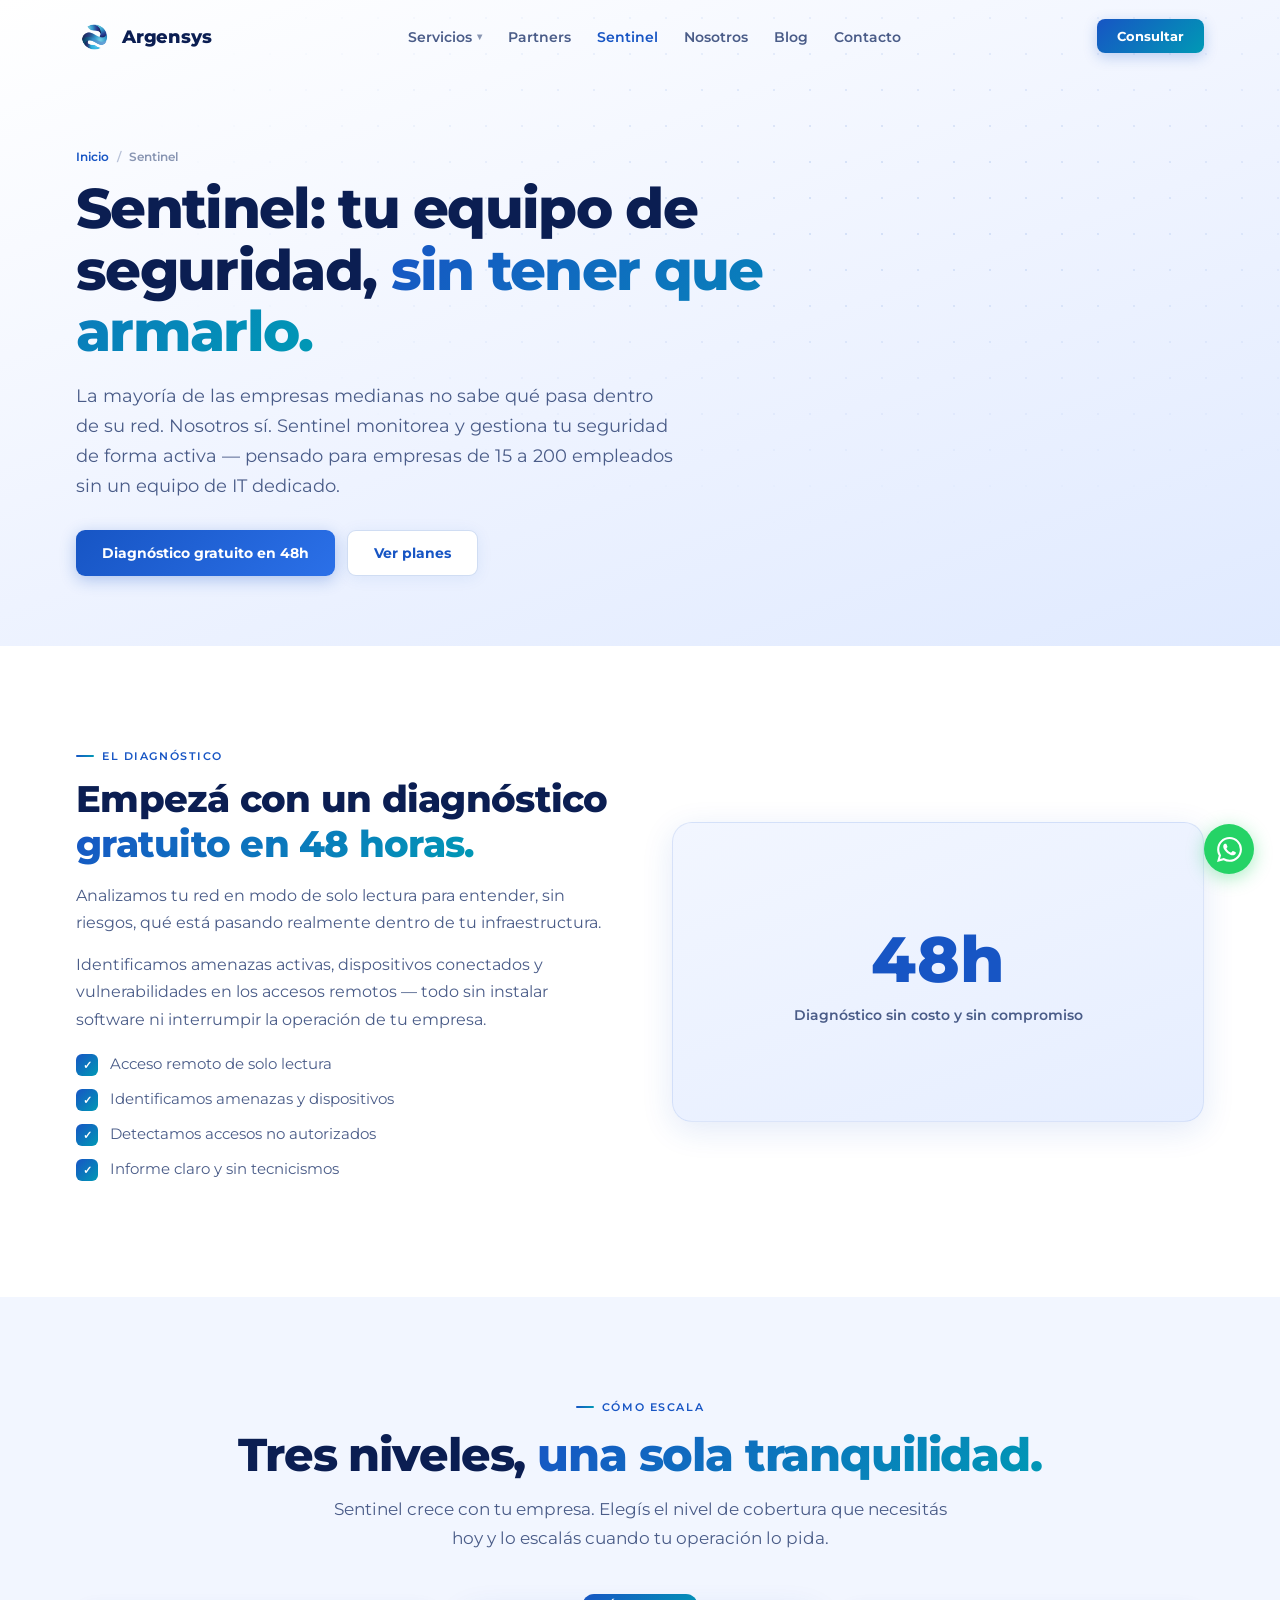
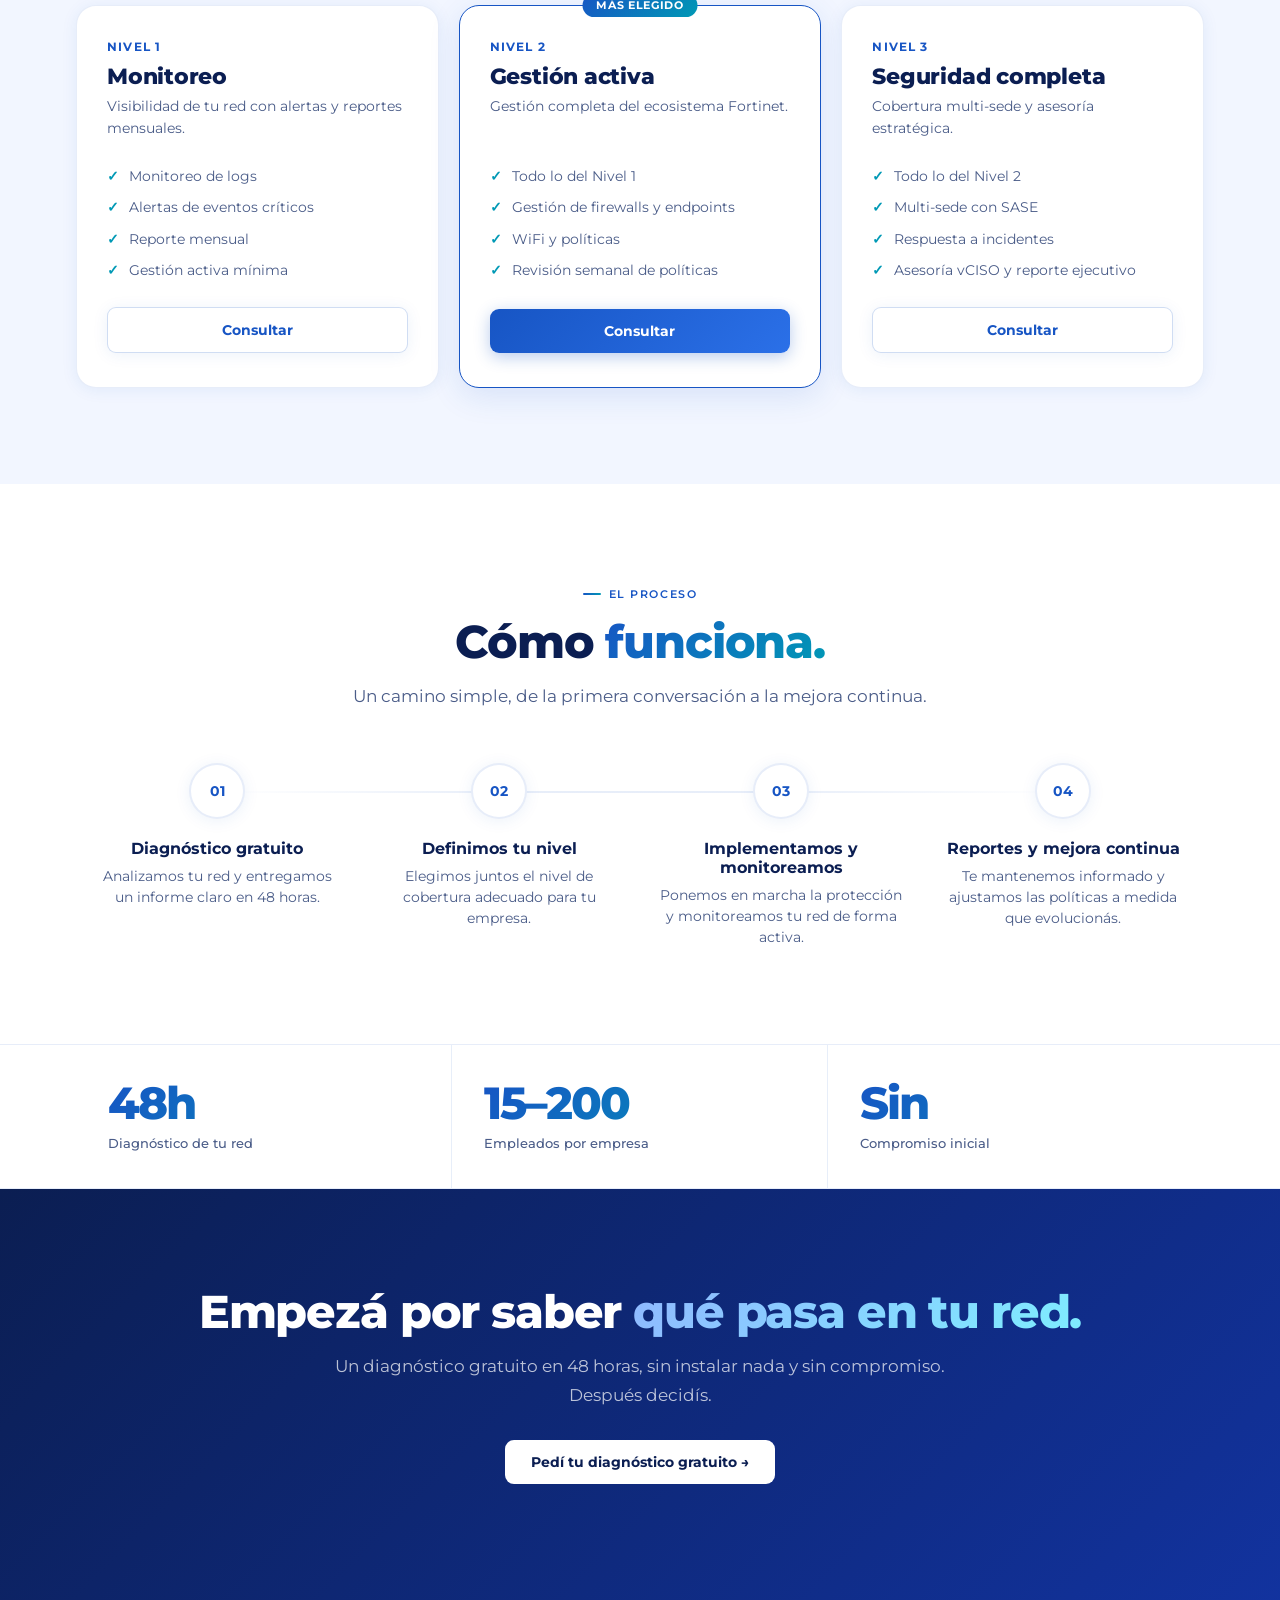
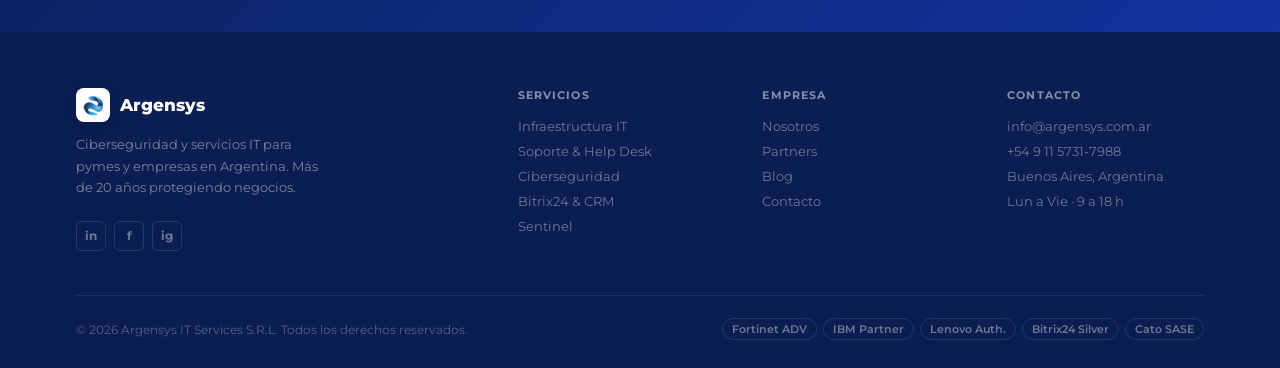
<file: sentinel/index.html>
<!DOCTYPE html>
<html lang="es">
<head>
  <meta charset="UTF-8"/>
  <meta name="viewport" content="width=device-width, initial-scale=1.0"/>
  <title>Argensys Sentinel: seguridad gestionada para tu empresa | Argensys</title>
  <meta name="description" content="Sentinel es el servicio de seguridad gestionada de Argensys para empresas de 15 a 200 empleados. Diagnóstico gratuito en 48h y monitoreo activo del ecosistema Fortinet, sin equipo IT propio."/>
  <meta name="robots" content="index, follow"/>
  <link rel="canonical" href="https://www.argensys.com.ar/sentinel/"/>
  <meta property="og:type" content="website"/>
  <meta property="og:title" content="Argensys Sentinel: seguridad gestionada para tu empresa | Argensys"/>
  <meta property="og:description" content="Sentinel es el servicio de seguridad gestionada de Argensys para empresas de 15 a 200 empleados. Diagnóstico gratuito en 48h y monitoreo activo del ecosistema Fortinet, sin equipo IT propio."/>
  <link rel="icon" href="../logos/argensys.png"/>
  <link rel="preconnect" href="https://fonts.googleapis.com"/>
  <link rel="preconnect" href="https://fonts.gstatic.com" crossorigin/>
  <link href="https://fonts.googleapis.com/css2?family=Montserrat:ital,wght@0,300;0,400;0,500;0,600;0,700;0,800;0,900;1,300;1,400;1,700&display=swap" rel="stylesheet"/>
  <link rel="stylesheet" href="../assets/styles.css"/>
  <script>window.ARG_BASE="../";</script>
</head>
<body>

<div class="scroll-bar" id="scrollBar"></div>

<!-- NAV (inner) -->
<nav class="nav" id="nav">
  <div class="w">
    <div class="nav-i">
      <a href="../index.html" class="nav-logo">
        <img src="../logos/argensys.png" class="lmark" width="36" height="36" alt="Argensys logo"/>
        Argensys
      </a>
      <ul class="nav-links">
        <li class="nav-drop">
          <a href="../servicios/index.html" data-nav="servicios">Servicios</a>
          <div class="nav-menu">
            <a href="../infraestructura/index.html"><span class="nm-t">Infraestructura IT</span><span class="nm-d">Servidores, redes y cloud</span></a>
            <a href="../soporte/index.html"><span class="nm-t">Soporte & Help Desk</span><span class="nm-d">Asistencia 24/7</span></a>
            <a href="../ciberseguridad/index.html"><span class="nm-t">Ciberseguridad</span><span class="nm-d">Fortinet · SOC · EDR</span></a>
            <a href="../bitrix24/index.html"><span class="nm-t">Bitrix24 & CRM</span><span class="nm-d">CRM y automatización</span></a>
          </div>
        </li>
        <li><a href="../partners/index.html" data-nav="partners">Partners</a></li>
        <li><a href="../sentinel/index.html" data-nav="sentinel" class="active">Sentinel</a></li>
        <li><a href="../nosotros/index.html" data-nav="nosotros">Nosotros</a></li>
        <li><a href="../blog/index.html" data-nav="blog">Blog</a></li>
        <li><a href="../contacto/index.html" data-nav="contacto">Contacto</a></li>
      </ul>
      <a href="https://wa.me/5491157317988?text=Hola%2C%20quiero%20consultar%20sobre%20sus%20servicios" class="nav-btn" target="_blank" rel="noopener noreferrer">Consultar</a>
      <button class="burger" id="burger" aria-label="Menú" aria-expanded="false"><span></span><span></span><span></span></button>
    </div>
  </div>
</nav>

<div class="drawer" id="drawer">
  <button class="drawer-x" id="drawerX" aria-label="Cerrar">✕</button>
  <a href="../servicios/index.html">Servicios</a>
  <a href="../infraestructura/index.html" class="dl-sub">— Infraestructura IT</a>
  <a href="../soporte/index.html" class="dl-sub">— Soporte & Help Desk</a>
  <a href="../ciberseguridad/index.html" class="dl-sub">— Ciberseguridad</a>
  <a href="../bitrix24/index.html" class="dl-sub">— Bitrix24 & CRM</a>
  <a href="../partners/index.html">Partners</a>
  <a href="../sentinel/index.html">Sentinel</a>
  <a href="../nosotros/index.html">Nosotros</a>
  <a href="../blog/index.html">Blog</a>
  <a href="../contacto/index.html">Contacto</a>
</div>

<main>

<header class="phead">
  <div class="phead-dots"></div>
  <div class="w">
    <div class="phead-in">
      <nav class="crumb" aria-label="Migas de pan">
        <a href="../index.html">Inicio</a>
        <span class="sep">/</span>
        <span>Sentinel</span>
      </nav>
      <h1>Sentinel: tu equipo de seguridad, <em>sin tener que armarlo.</em></h1>
      <p>La mayoría de las empresas medianas no sabe qué pasa dentro de su red. Nosotros sí. Sentinel monitorea y gestiona tu seguridad de forma activa — pensado para empresas de 15 a 200 empleados sin un equipo de IT dedicado.</p>
      <div class="phead-ctas">
        <a href="../contacto/index.html" class="btn solid">Diagnóstico gratuito en 48h</a>
        <a href="#planes" class="btn outline">Ver planes</a>
      </div>
    </div>
  </div>
</header>

<section class="sec sec--white">
  <div class="w">
    <div class="split">
      <div class="split-text rv-l">
        <span class="lbl">El diagnóstico</span>
        <h2>Empezá con un diagnóstico <em>gratuito en 48 horas.</em></h2>
        <p>Analizamos tu red en modo de solo lectura para entender, sin riesgos, qué está pasando realmente dentro de tu infraestructura.</p>
        <p>Identificamos amenazas activas, dispositivos conectados y vulnerabilidades en los accesos remotos — todo sin instalar software ni interrumpir la operación de tu empresa.</p>
        <ul class="split-list">
          <li><span class="ck">✓</span><span>Acceso remoto de solo lectura</span></li>
          <li><span class="ck">✓</span><span>Identificamos amenazas y dispositivos</span></li>
          <li><span class="ck">✓</span><span>Detectamos accesos no autorizados</span></li>
          <li><span class="ck">✓</span><span>Informe claro y sin tecnicismos</span></li>
        </ul>
      </div>
      <div class="split-visual rv-r">
        <div style="text-align:center">
          <div style="font-size:4rem;font-weight:800;color:var(--blue)">48h</div>
          <div style="font-size:.9rem;font-weight:600;color:var(--t2);margin-top:8px">Diagnóstico sin costo y sin compromiso</div>
        </div>
      </div>
    </div>
  </div>
</section>

<section class="sec sec--tint" id="planes">
  <div class="w">
    <div class="sec-head center rv">
      <span class="lbl">Cómo escala</span>
      <h2 class="dsp">Tres niveles, <em>una sola tranquilidad.</em></h2>
      <p class="body">Sentinel crece con tu empresa. Elegís el nivel de cobertura que necesitás hoy y lo escalás cuando tu operación lo pida.</p>
    </div>
    <div class="tiers">
      <div class="tier rv">
        <div class="tier-name">Nivel 1</div>
        <h3 class="tier-h">Monitoreo</h3>
        <p class="tier-d">Visibilidad de tu red con alertas y reportes mensuales.</p>
        <ul class="tier-feats">
          <li>Monitoreo de logs</li>
          <li>Alertas de eventos críticos</li>
          <li>Reporte mensual</li>
          <li>Gestión activa mínima</li>
        </ul>
        <a href="../contacto/index.html" class="btn outline">Consultar</a>
      </div>
      <div class="tier featured rv d1">
        <div class="tier-name">Nivel 2</div>
        <h3 class="tier-h">Gestión activa</h3>
        <p class="tier-d">Gestión completa del ecosistema Fortinet.</p>
        <ul class="tier-feats">
          <li>Todo lo del Nivel 1</li>
          <li>Gestión de firewalls y endpoints</li>
          <li>WiFi y políticas</li>
          <li>Revisión semanal de políticas</li>
        </ul>
        <a href="../contacto/index.html" class="btn solid">Consultar</a>
      </div>
      <div class="tier rv d2">
        <div class="tier-name">Nivel 3</div>
        <h3 class="tier-h">Seguridad completa</h3>
        <p class="tier-d">Cobertura multi-sede y asesoría estratégica.</p>
        <ul class="tier-feats">
          <li>Todo lo del Nivel 2</li>
          <li>Multi-sede con SASE</li>
          <li>Respuesta a incidentes</li>
          <li>Asesoría vCISO y reporte ejecutivo</li>
        </ul>
        <a href="../contacto/index.html" class="btn outline">Consultar</a>
      </div>
    </div>
  </div>
</section>

<section class="sec sec--white">
  <div class="w">
    <div class="sec-head center rv">
      <span class="lbl">El proceso</span>
      <h2 class="dsp">Cómo <em>funciona.</em></h2>
      <p class="body">Un camino simple, de la primera conversación a la mejora continua.</p>
    </div>
    <div class="steps">
      <div class="step rv">
        <div class="step-num">01</div>
        <div class="step-t">Diagnóstico gratuito</div>
        <p class="step-d">Analizamos tu red y entregamos un informe claro en 48 horas.</p>
      </div>
      <div class="step rv d1">
        <div class="step-num">02</div>
        <div class="step-t">Definimos tu nivel</div>
        <p class="step-d">Elegimos juntos el nivel de cobertura adecuado para tu empresa.</p>
      </div>
      <div class="step rv d2">
        <div class="step-num">03</div>
        <div class="step-t">Implementamos y monitoreamos</div>
        <p class="step-d">Ponemos en marcha la protección y monitoreamos tu red de forma activa.</p>
      </div>
      <div class="step rv d3">
        <div class="step-num">04</div>
        <div class="step-t">Reportes y mejora continua</div>
        <p class="step-d">Te mantenemos informado y ajustamos las políticas a medida que evolucionás.</p>
      </div>
    </div>
  </div>
</section>

<section class="stat-band sec--tint">
  <div class="w">
    <div class="sb-inner cols-3">
      <div class="sb-cell rv">
        <div class="sb-n">48h</div>
        <div class="sb-l">Diagnóstico de tu red</div>
      </div>
      <div class="sb-cell rv d1">
        <div class="sb-n">15–200</div>
        <div class="sb-l">Empleados por empresa</div>
      </div>
      <div class="sb-cell rv d2">
        <div class="sb-n">Sin</div>
        <div class="sb-l">Compromiso inicial</div>
      </div>
    </div>
  </div>
</section>

<section class="sec sec--blue">
  <div class="w">
    <div class="sec-head center rv">
      <h2 class="dsp inv">Empezá por saber <em>qué pasa en tu red.</em></h2>
      <p class="body inv">Un diagnóstico gratuito en 48 horas, sin instalar nada y sin compromiso. Después decidís.</p>
      <div class="phead-ctas" style="justify-content:center">
        <a href="../contacto/index.html" class="btn white">Pedí tu diagnóstico gratuito →</a>
      </div>
    </div>
  </div>
</section>

</main>

<!-- FOOTER (inner) -->
<footer class="foot">
  <div class="w">
    <div class="foot-g">
      <div>
        <div class="foot-logo"><img src="../logos/argensys.png" class="lmark lmark-dark" width="34" height="34" alt="Argensys"><span class="foot-logo-name">Argensys</span></div>
        <p class="foot-tag">Ciberseguridad y servicios IT para pymes y empresas en Argentina. Más de 20 años protegiendo negocios.</p>
        <nav class="fsoc" aria-label="Redes sociales">
          <a href="https://www.linkedin.com/company/argensys" class="fsoc-l" aria-label="LinkedIn" target="_blank" rel="noopener noreferrer">in</a>
          <a href="https://www.facebook.com/argensys" class="fsoc-l" aria-label="Facebook" target="_blank" rel="noopener noreferrer">f</a>
          <a href="https://www.instagram.com/argensys" class="fsoc-l" aria-label="Instagram" target="_blank" rel="noopener noreferrer">ig</a>
        </nav>
      </div>
      <div><h4 class="fc-t">Servicios</h4><nav class="flinks"><a href="../infraestructura/index.html">Infraestructura IT</a><a href="../soporte/index.html">Soporte & Help Desk</a><a href="../ciberseguridad/index.html">Ciberseguridad</a><a href="../bitrix24/index.html">Bitrix24 & CRM</a><a href="../sentinel/index.html">Sentinel</a></nav></div>
      <div><h4 class="fc-t">Empresa</h4><nav class="flinks"><a href="../nosotros/index.html">Nosotros</a><a href="../partners/index.html">Partners</a><a href="../blog/index.html">Blog</a><a href="../contacto/index.html">Contacto</a></nav></div>
      <div><h4 class="fc-t">Contacto</h4><nav class="flinks"><a href="mailto:info@argensys.com.ar">info@argensys.com.ar</a><a href="https://wa.me/5491157317988">+54 9 11 5731-7988</a><span>Buenos Aires, Argentina</span><span>Lun a Vie · 9 a 18 h</span></nav></div>
    </div>
    <div class="foot-bot">
      <p class="foot-copy">© 2026 Argensys IT Services S.R.L. Todos los derechos reservados.</p>
      <div class="foot-certs"><span class="cert">Fortinet ADV</span><span class="cert">IBM Partner</span><span class="cert">Lenovo Auth.</span><span class="cert">Bitrix24 Silver</span><span class="cert">Cato SASE</span></div>
    </div>
  </div>
</footer>

<a href="https://wa.me/5491157317988?text=Hola%2C%20quiero%20info%20sobre%20sus%20servicios" class="wa" aria-label="WhatsApp" target="_blank" rel="noopener noreferrer">
  <svg viewBox="0 0 24 24"><path d="M17.472 14.382c-.297-.149-1.758-.867-2.03-.967-.273-.099-.471-.148-.67.15-.197.297-.767.966-.94 1.164-.173.199-.347.223-.644.075-.297-.15-1.255-.463-2.39-1.475-.883-.788-1.48-1.761-1.653-2.059-.173-.297-.018-.458.13-.606.134-.133.298-.347.446-.52.149-.174.198-.298.298-.497.099-.198.05-.371-.025-.52-.075-.149-.669-1.612-.916-2.207-.242-.579-.487-.5-.669-.51-.173-.008-.371-.01-.57-.01-.198 0-.52.074-.792.372-.272.297-1.04 1.016-1.04 2.479 0 1.462 1.065 2.875 1.213 3.074.149.198 2.096 3.2 5.077 4.487.709.306 1.262.489 1.694.625.712.227 1.36.195 1.871.118.571-.085 1.758-.719 2.006-1.413.248-.694.248-1.289.173-1.413-.074-.124-.272-.198-.57-.347m-5.421 7.403h-.004a9.87 9.87 0 01-5.031-1.378l-.361-.214-3.741.982.998-3.648-.235-.374a9.86 9.86 0 01-1.51-5.26c.001-5.45 4.436-9.884 9.888-9.884 2.64 0 5.122 1.03 6.988 2.898a9.825 9.825 0 012.893 6.994c-.003 5.45-4.437 9.884-9.885 9.884m8.413-18.297A11.815 11.815 0 0012.05 0C5.495 0 .16 5.335.157 11.892c0 2.096.547 4.142 1.588 5.945L.057 24l6.305-1.654a11.882 11.882 0 005.683 1.448h.005c6.554 0 11.89-5.335 11.893-11.893a11.821 11.821 0 00-3.48-8.413z"/></svg>
</a>

<!-- PARTNER MODAL (needed only on pages with [data-partner] buttons; harmless otherwise) -->
<div class="pm-overlay" id="pmOverlay" role="dialog" aria-modal="true" aria-labelledby="pmTitle">
  <div class="pm-card" id="pmCard">
    <button class="pm-close" id="pmClose" aria-label="Cerrar">✕</button>
    <div class="pm-top-bar" id="pmBar"></div>
    <div class="pm-head"><div class="pm-ico" id="pmIco"></div><div><div class="pm-brand-name" id="pmTitle"></div><div class="pm-brand-cert" id="pmCert"></div></div></div>
    <div class="pm-body" id="pmBody"></div>
  </div>
</div>

<script src="../assets/app.js"></script>
</body>
</html>
</file>
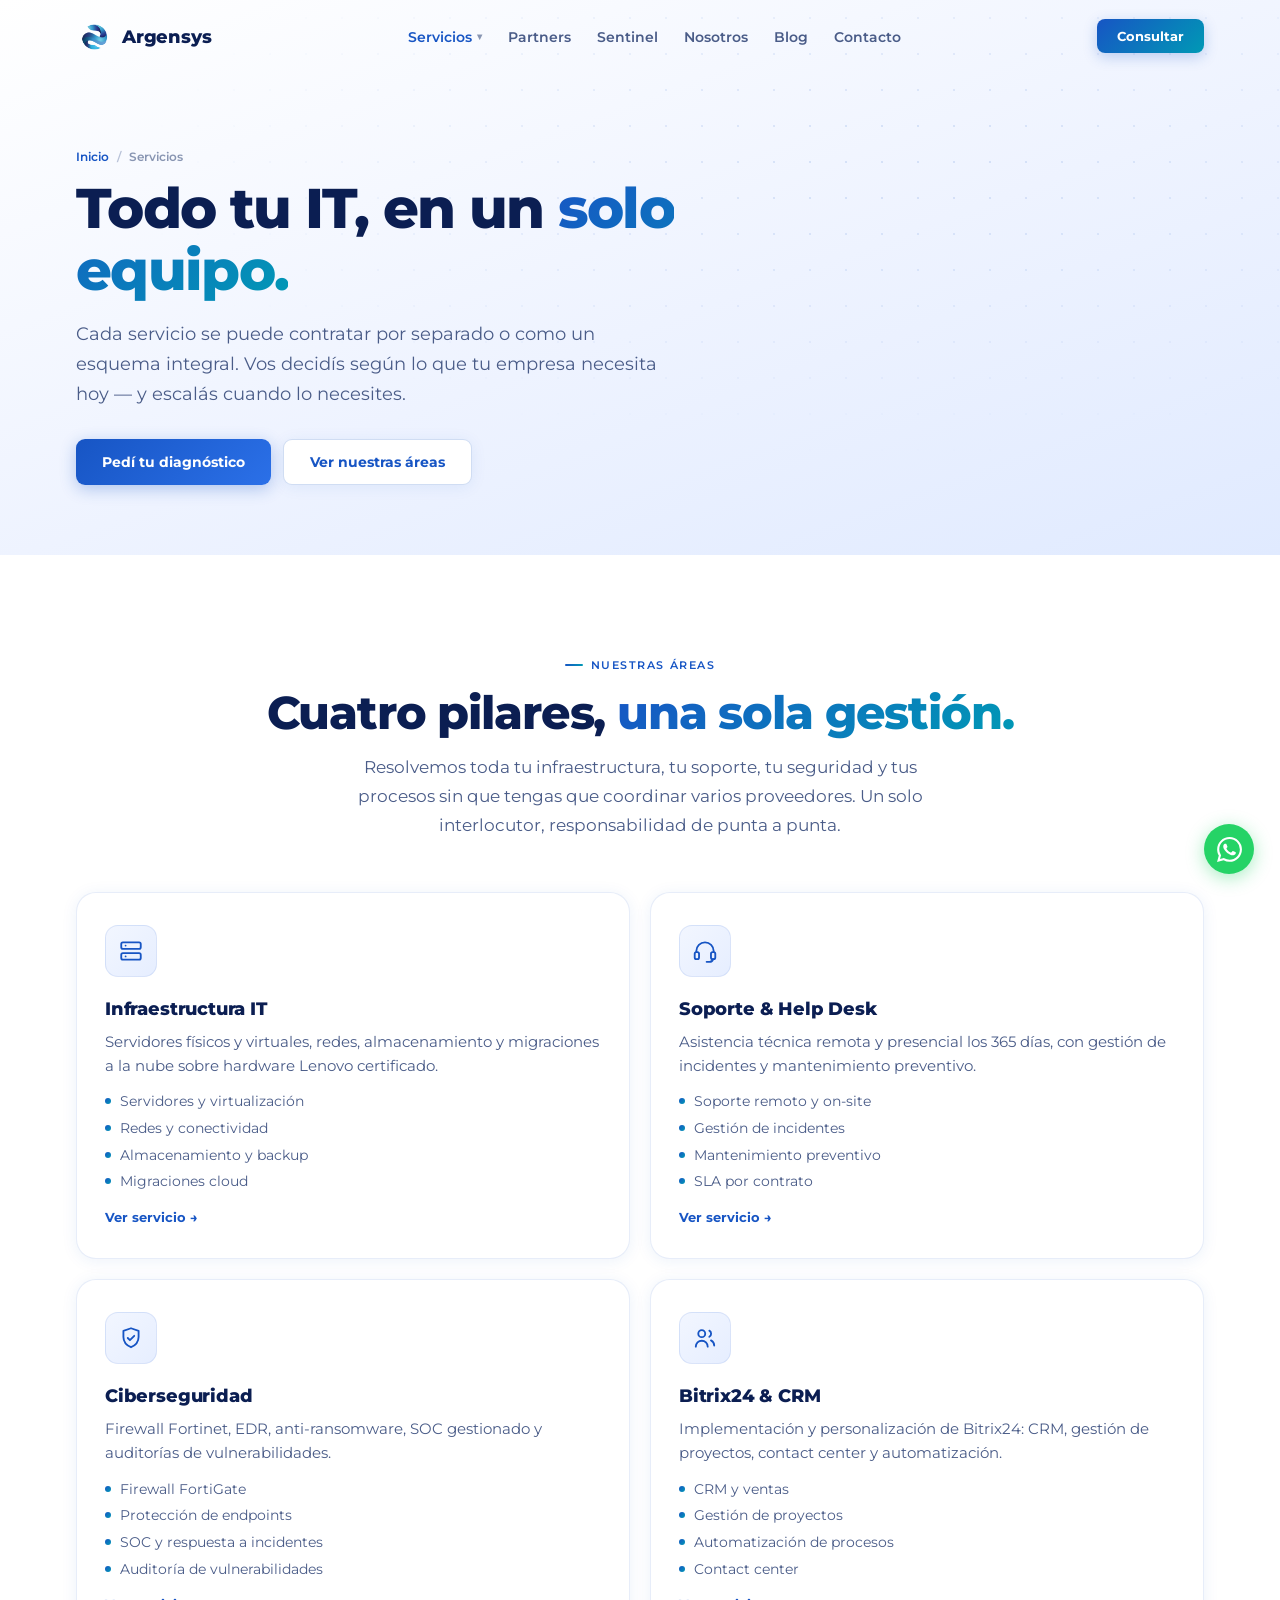
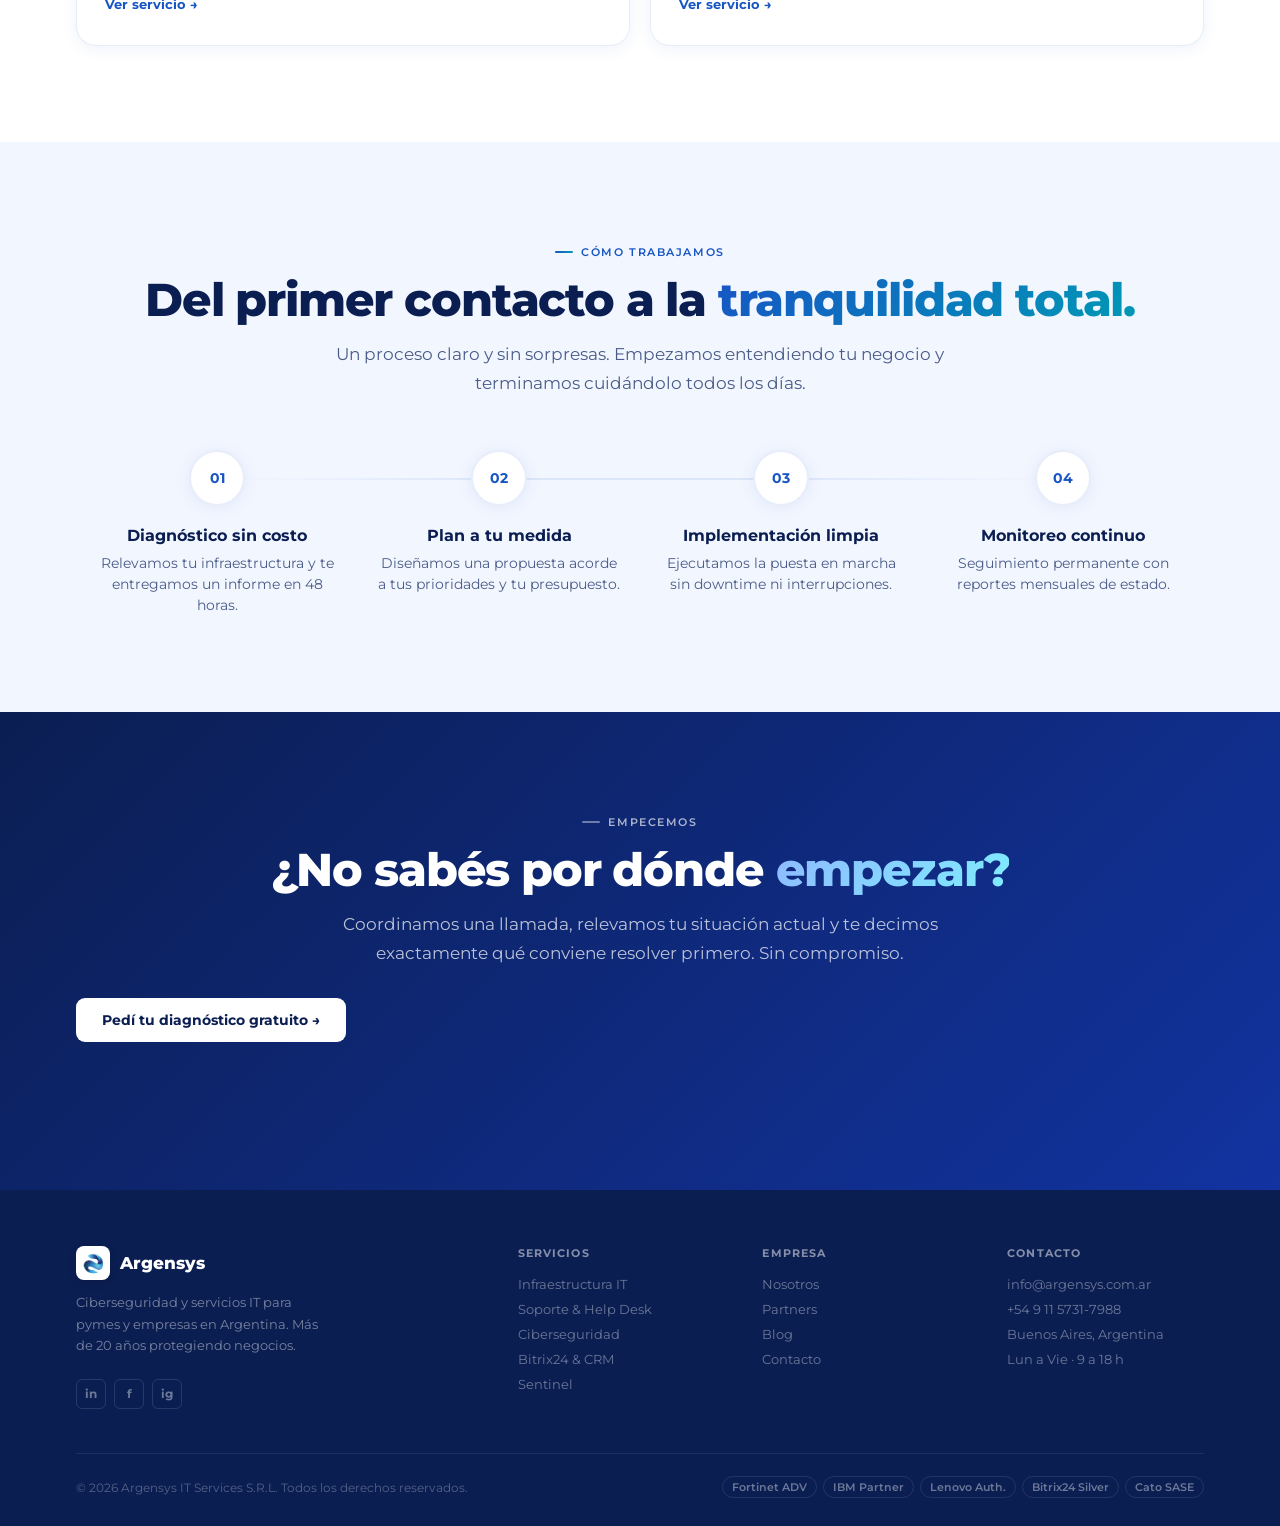
<file: servicios/index.html>
<!DOCTYPE html>
<html lang="es">
<head>
  <meta charset="UTF-8"/>
  <meta name="viewport" content="width=device-width, initial-scale=1.0"/>
  <title>Servicios IT integrales para tu empresa | Argensys</title>
  <meta name="description" content="Infraestructura, soporte 24/7, ciberseguridad y Bitrix24. Argensys reúne todo tu IT en un solo equipo certificado, con más de 20 años de experiencia en Argentina."/>
  <meta name="robots" content="index, follow"/>
  <link rel="canonical" href="https://www.argensys.com.ar/servicios/"/>
  <meta property="og:type" content="website"/>
  <meta property="og:title" content="Servicios IT integrales para tu empresa | Argensys"/>
  <meta property="og:description" content="Infraestructura, soporte 24/7, ciberseguridad y Bitrix24. Argensys reúne todo tu IT en un solo equipo certificado, con más de 20 años de experiencia en Argentina."/>
  <link rel="icon" href="../logos/argensys.png"/>
  <link rel="preconnect" href="https://fonts.googleapis.com"/>
  <link rel="preconnect" href="https://fonts.gstatic.com" crossorigin/>
  <link href="https://fonts.googleapis.com/css2?family=Montserrat:ital,wght@0,300;0,400;0,500;0,600;0,700;0,800;0,900;1,300;1,400;1,700&display=swap" rel="stylesheet"/>
  <link rel="stylesheet" href="../assets/styles.css"/>
  <script>window.ARG_BASE="../";</script>
</head>
<body>

<div class="scroll-bar" id="scrollBar"></div>

<!-- NAV (inner) -->
<nav class="nav" id="nav">
  <div class="w">
    <div class="nav-i">
      <a href="../index.html" class="nav-logo">
        <img src="../logos/argensys.png" class="lmark" width="36" height="36" alt="Argensys logo"/>
        Argensys
      </a>
      <ul class="nav-links">
        <li class="nav-drop">
          <a href="../servicios/index.html" data-nav="servicios" class="active">Servicios</a>
          <div class="nav-menu">
            <a href="../infraestructura/index.html"><span class="nm-t">Infraestructura IT</span><span class="nm-d">Servidores, redes y cloud</span></a>
            <a href="../soporte/index.html"><span class="nm-t">Soporte & Help Desk</span><span class="nm-d">Asistencia 24/7</span></a>
            <a href="../ciberseguridad/index.html"><span class="nm-t">Ciberseguridad</span><span class="nm-d">Fortinet · SOC · EDR</span></a>
            <a href="../bitrix24/index.html"><span class="nm-t">Bitrix24 & CRM</span><span class="nm-d">CRM y automatización</span></a>
          </div>
        </li>
        <li><a href="../partners/index.html" data-nav="partners">Partners</a></li>
        <li><a href="../sentinel/index.html" data-nav="sentinel">Sentinel</a></li>
        <li><a href="../nosotros/index.html" data-nav="nosotros">Nosotros</a></li>
        <li><a href="../blog/index.html" data-nav="blog">Blog</a></li>
        <li><a href="../contacto/index.html" data-nav="contacto">Contacto</a></li>
      </ul>
      <a href="https://wa.me/5491157317988?text=Hola%2C%20quiero%20consultar%20sobre%20sus%20servicios" class="nav-btn" target="_blank" rel="noopener noreferrer">Consultar</a>
      <button class="burger" id="burger" aria-label="Menú" aria-expanded="false"><span></span><span></span><span></span></button>
    </div>
  </div>
</nav>

<div class="drawer" id="drawer">
  <button class="drawer-x" id="drawerX" aria-label="Cerrar">✕</button>
  <a href="../servicios/index.html">Servicios</a>
  <a href="../infraestructura/index.html" class="dl-sub">— Infraestructura IT</a>
  <a href="../soporte/index.html" class="dl-sub">— Soporte & Help Desk</a>
  <a href="../ciberseguridad/index.html" class="dl-sub">— Ciberseguridad</a>
  <a href="../bitrix24/index.html" class="dl-sub">— Bitrix24 & CRM</a>
  <a href="../partners/index.html">Partners</a>
  <a href="../sentinel/index.html">Sentinel</a>
  <a href="../nosotros/index.html">Nosotros</a>
  <a href="../blog/index.html">Blog</a>
  <a href="../contacto/index.html">Contacto</a>
</div>

<main>

  <header class="phead">
    <div class="phead-dots"></div>
    <div class="w">
      <div class="phead-in">
        <nav class="crumb"><a href="../index.html">Inicio</a><span class="sep">/</span><span>Servicios</span></nav>
        <h1>Todo tu IT, en un <em>solo equipo.</em></h1>
        <p>Cada servicio se puede contratar por separado o como un esquema integral. Vos decidís según lo que tu empresa necesita hoy — y escalás cuando lo necesites.</p>
        <div class="phead-ctas">
          <a href="../contacto/index.html" class="btn solid">Pedí tu diagnóstico</a>
          <a href="#areas" class="btn outline">Ver nuestras áreas</a>
        </div>
      </div>
    </div>
  </header>

  <section id="areas" class="sec sec--white">
    <div class="w">
      <div class="sec-head center rv">
        <span class="lbl">Nuestras áreas</span>
        <h2 class="dsp">Cuatro pilares, <em>una sola gestión.</em></h2>
        <p class="body">Resolvemos toda tu infraestructura, tu soporte, tu seguridad y tus procesos sin que tengas que coordinar varios proveedores. Un solo interlocutor, responsabilidad de punta a punta.</p>
      </div>
      <div class="fgrid cols-2">

        <a href="../infraestructura/index.html" class="fcard rv-s d1">
          <div class="fcard-ico"><svg viewBox="0 0 24 24"><rect x="3" y="4" width="18" height="6" rx="1.5"/><rect x="3" y="14" width="18" height="6" rx="1.5"/><line x1="7" y1="7" x2="7" y2="7"/><line x1="7" y1="17" x2="7" y2="17"/></svg></div>
          <h3>Infraestructura IT</h3>
          <p>Servidores físicos y virtuales, redes, almacenamiento y migraciones a la nube sobre hardware Lenovo certificado.</p>
          <ul class="fcard-list">
            <li>Servidores y virtualización</li>
            <li>Redes y conectividad</li>
            <li>Almacenamiento y backup</li>
            <li>Migraciones cloud</li>
          </ul>
          <span class="fcard-link">Ver servicio →</span>
        </a>

        <a href="../soporte/index.html" class="fcard rv-s d2">
          <div class="fcard-ico"><svg viewBox="0 0 24 24"><path d="M4 13v-1a8 8 0 0 1 16 0v1"/><rect x="2.5" y="13" width="4" height="6.5" rx="1.5"/><rect x="17.5" y="13" width="4" height="6.5" rx="1.5"/><path d="M19.5 19.5a3.5 3.5 0 0 1-3.5 2.5H13.5"/></svg></div>
          <h3>Soporte & Help Desk</h3>
          <p>Asistencia técnica remota y presencial los 365 días, con gestión de incidentes y mantenimiento preventivo.</p>
          <ul class="fcard-list">
            <li>Soporte remoto y on-site</li>
            <li>Gestión de incidentes</li>
            <li>Mantenimiento preventivo</li>
            <li>SLA por contrato</li>
          </ul>
          <span class="fcard-link">Ver servicio →</span>
        </a>

        <a href="../ciberseguridad/index.html" class="fcard rv-s d3">
          <div class="fcard-ico"><svg viewBox="0 0 24 24"><path d="M12 3l7 2.5v5.5c0 4.3-3 7.7-7 9.5-4-1.8-7-5.2-7-9.5V5.5L12 3z"/><path d="M9 12l2 2 4-4"/></svg></div>
          <h3>Ciberseguridad</h3>
          <p>Firewall Fortinet, EDR, anti-ransomware, SOC gestionado y auditorías de vulnerabilidades.</p>
          <ul class="fcard-list">
            <li>Firewall FortiGate</li>
            <li>Protección de endpoints</li>
            <li>SOC y respuesta a incidentes</li>
            <li>Auditoría de vulnerabilidades</li>
          </ul>
          <span class="fcard-link">Ver servicio →</span>
        </a>

        <a href="../bitrix24/index.html" class="fcard rv-s d4">
          <div class="fcard-ico"><svg viewBox="0 0 24 24"><circle cx="9" cy="8" r="3.2"/><path d="M3.5 20a5.5 5.5 0 0 1 11 0"/><path d="M16 5.2a3.2 3.2 0 0 1 0 5.6"/><path d="M17.5 14.2A5.5 5.5 0 0 1 20.5 19"/></svg></div>
          <h3>Bitrix24 & CRM</h3>
          <p>Implementación y personalización de Bitrix24: CRM, gestión de proyectos, contact center y automatización.</p>
          <ul class="fcard-list">
            <li>CRM y ventas</li>
            <li>Gestión de proyectos</li>
            <li>Automatización de procesos</li>
            <li>Contact center</li>
          </ul>
          <span class="fcard-link">Ver servicio →</span>
        </a>

      </div>
    </div>
  </section>

  <section class="sec sec--tint">
    <div class="w">
      <div class="sec-head center rv">
        <span class="lbl">Cómo trabajamos</span>
        <h2 class="dsp">Del primer contacto a la <em>tranquilidad total.</em></h2>
        <p class="body">Un proceso claro y sin sorpresas. Empezamos entendiendo tu negocio y terminamos cuidándolo todos los días.</p>
      </div>
      <div class="steps">
        <div class="step rv d1">
          <div class="step-num">01</div>
          <div class="step-t">Diagnóstico sin costo</div>
          <div class="step-d">Relevamos tu infraestructura y te entregamos un informe en 48 horas.</div>
        </div>
        <div class="step rv d2">
          <div class="step-num">02</div>
          <div class="step-t">Plan a tu medida</div>
          <div class="step-d">Diseñamos una propuesta acorde a tus prioridades y tu presupuesto.</div>
        </div>
        <div class="step rv d3">
          <div class="step-num">03</div>
          <div class="step-t">Implementación limpia</div>
          <div class="step-d">Ejecutamos la puesta en marcha sin downtime ni interrupciones.</div>
        </div>
        <div class="step rv d4">
          <div class="step-num">04</div>
          <div class="step-t">Monitoreo continuo</div>
          <div class="step-d">Seguimiento permanente con reportes mensuales de estado.</div>
        </div>
      </div>
    </div>
  </section>

  <section class="sec sec--blue">
    <div class="w">
      <div class="sec-head center rv">
        <span class="lbl inv">Empecemos</span>
        <h2 class="dsp inv">¿No sabés por dónde <em>empezar?</em></h2>
        <p class="body inv">Coordinamos una llamada, relevamos tu situación actual y te decimos exactamente qué conviene resolver primero. Sin compromiso.</p>
        <div class="phead-ctas">
          <a href="../contacto/index.html" class="btn white">Pedí tu diagnóstico gratuito →</a>
        </div>
      </div>
    </div>
  </section>

</main>

<!-- FOOTER (inner) -->
<footer class="foot">
  <div class="w">
    <div class="foot-g">
      <div>
        <div class="foot-logo"><img src="../logos/argensys.png" class="lmark lmark-dark" width="34" height="34" alt="Argensys"><span class="foot-logo-name">Argensys</span></div>
        <p class="foot-tag">Ciberseguridad y servicios IT para pymes y empresas en Argentina. Más de 20 años protegiendo negocios.</p>
        <nav class="fsoc" aria-label="Redes sociales">
          <a href="https://www.linkedin.com/company/argensys" class="fsoc-l" aria-label="LinkedIn" target="_blank" rel="noopener noreferrer">in</a>
          <a href="https://www.facebook.com/argensys" class="fsoc-l" aria-label="Facebook" target="_blank" rel="noopener noreferrer">f</a>
          <a href="https://www.instagram.com/argensys" class="fsoc-l" aria-label="Instagram" target="_blank" rel="noopener noreferrer">ig</a>
        </nav>
      </div>
      <div><h4 class="fc-t">Servicios</h4><nav class="flinks"><a href="../infraestructura/index.html">Infraestructura IT</a><a href="../soporte/index.html">Soporte & Help Desk</a><a href="../ciberseguridad/index.html">Ciberseguridad</a><a href="../bitrix24/index.html">Bitrix24 & CRM</a><a href="../sentinel/index.html">Sentinel</a></nav></div>
      <div><h4 class="fc-t">Empresa</h4><nav class="flinks"><a href="../nosotros/index.html">Nosotros</a><a href="../partners/index.html">Partners</a><a href="../blog/index.html">Blog</a><a href="../contacto/index.html">Contacto</a></nav></div>
      <div><h4 class="fc-t">Contacto</h4><nav class="flinks"><a href="mailto:info@argensys.com.ar">info@argensys.com.ar</a><a href="https://wa.me/5491157317988">+54 9 11 5731-7988</a><span>Buenos Aires, Argentina</span><span>Lun a Vie · 9 a 18 h</span></nav></div>
    </div>
    <div class="foot-bot">
      <p class="foot-copy">© 2026 Argensys IT Services S.R.L. Todos los derechos reservados.</p>
      <div class="foot-certs"><span class="cert">Fortinet ADV</span><span class="cert">IBM Partner</span><span class="cert">Lenovo Auth.</span><span class="cert">Bitrix24 Silver</span><span class="cert">Cato SASE</span></div>
    </div>
  </div>
</footer>

<a href="https://wa.me/5491157317988?text=Hola%2C%20quiero%20info%20sobre%20sus%20servicios" class="wa" aria-label="WhatsApp" target="_blank" rel="noopener noreferrer">
  <svg viewBox="0 0 24 24"><path d="M17.472 14.382c-.297-.149-1.758-.867-2.03-.967-.273-.099-.471-.148-.67.15-.197.297-.767.966-.94 1.164-.173.199-.347.223-.644.075-.297-.15-1.255-.463-2.39-1.475-.883-.788-1.48-1.761-1.653-2.059-.173-.297-.018-.458.13-.606.134-.133.298-.347.446-.52.149-.174.198-.298.298-.497.099-.198.05-.371-.025-.52-.075-.149-.669-1.612-.916-2.207-.242-.579-.487-.5-.669-.51-.173-.008-.371-.01-.57-.01-.198 0-.52.074-.792.372-.272.297-1.04 1.016-1.04 2.479 0 1.462 1.065 2.875 1.213 3.074.149.198 2.096 3.2 5.077 4.487.709.306 1.262.489 1.694.625.712.227 1.36.195 1.871.118.571-.085 1.758-.719 2.006-1.413.248-.694.248-1.289.173-1.413-.074-.124-.272-.198-.57-.347m-5.421 7.403h-.004a9.87 9.87 0 01-5.031-1.378l-.361-.214-3.741.982.998-3.648-.235-.374a9.86 9.86 0 01-1.51-5.26c.001-5.45 4.436-9.884 9.888-9.884 2.64 0 5.122 1.03 6.988 2.898a9.825 9.825 0 012.893 6.994c-.003 5.45-4.437 9.884-9.885 9.884m8.413-18.297A11.815 11.815 0 0012.05 0C5.495 0 .16 5.335.157 11.892c0 2.096.547 4.142 1.588 5.945L.057 24l6.305-1.654a11.882 11.882 0 005.683 1.448h.005c6.554 0 11.89-5.335 11.893-11.893a11.821 11.821 0 00-3.48-8.413z"/></svg>
</a>

<!-- PARTNER MODAL (needed only on pages with [data-partner] buttons; harmless otherwise) -->
<div class="pm-overlay" id="pmOverlay" role="dialog" aria-modal="true" aria-labelledby="pmTitle">
  <div class="pm-card" id="pmCard">
    <button class="pm-close" id="pmClose" aria-label="Cerrar">✕</button>
    <div class="pm-top-bar" id="pmBar"></div>
    <div class="pm-head"><div class="pm-ico" id="pmIco"></div><div><div class="pm-brand-name" id="pmTitle"></div><div class="pm-brand-cert" id="pmCert"></div></div></div>
    <div class="pm-body" id="pmBody"></div>
  </div>
</div>

<script src="../assets/app.js"></script>
</body>
</html>
</file>
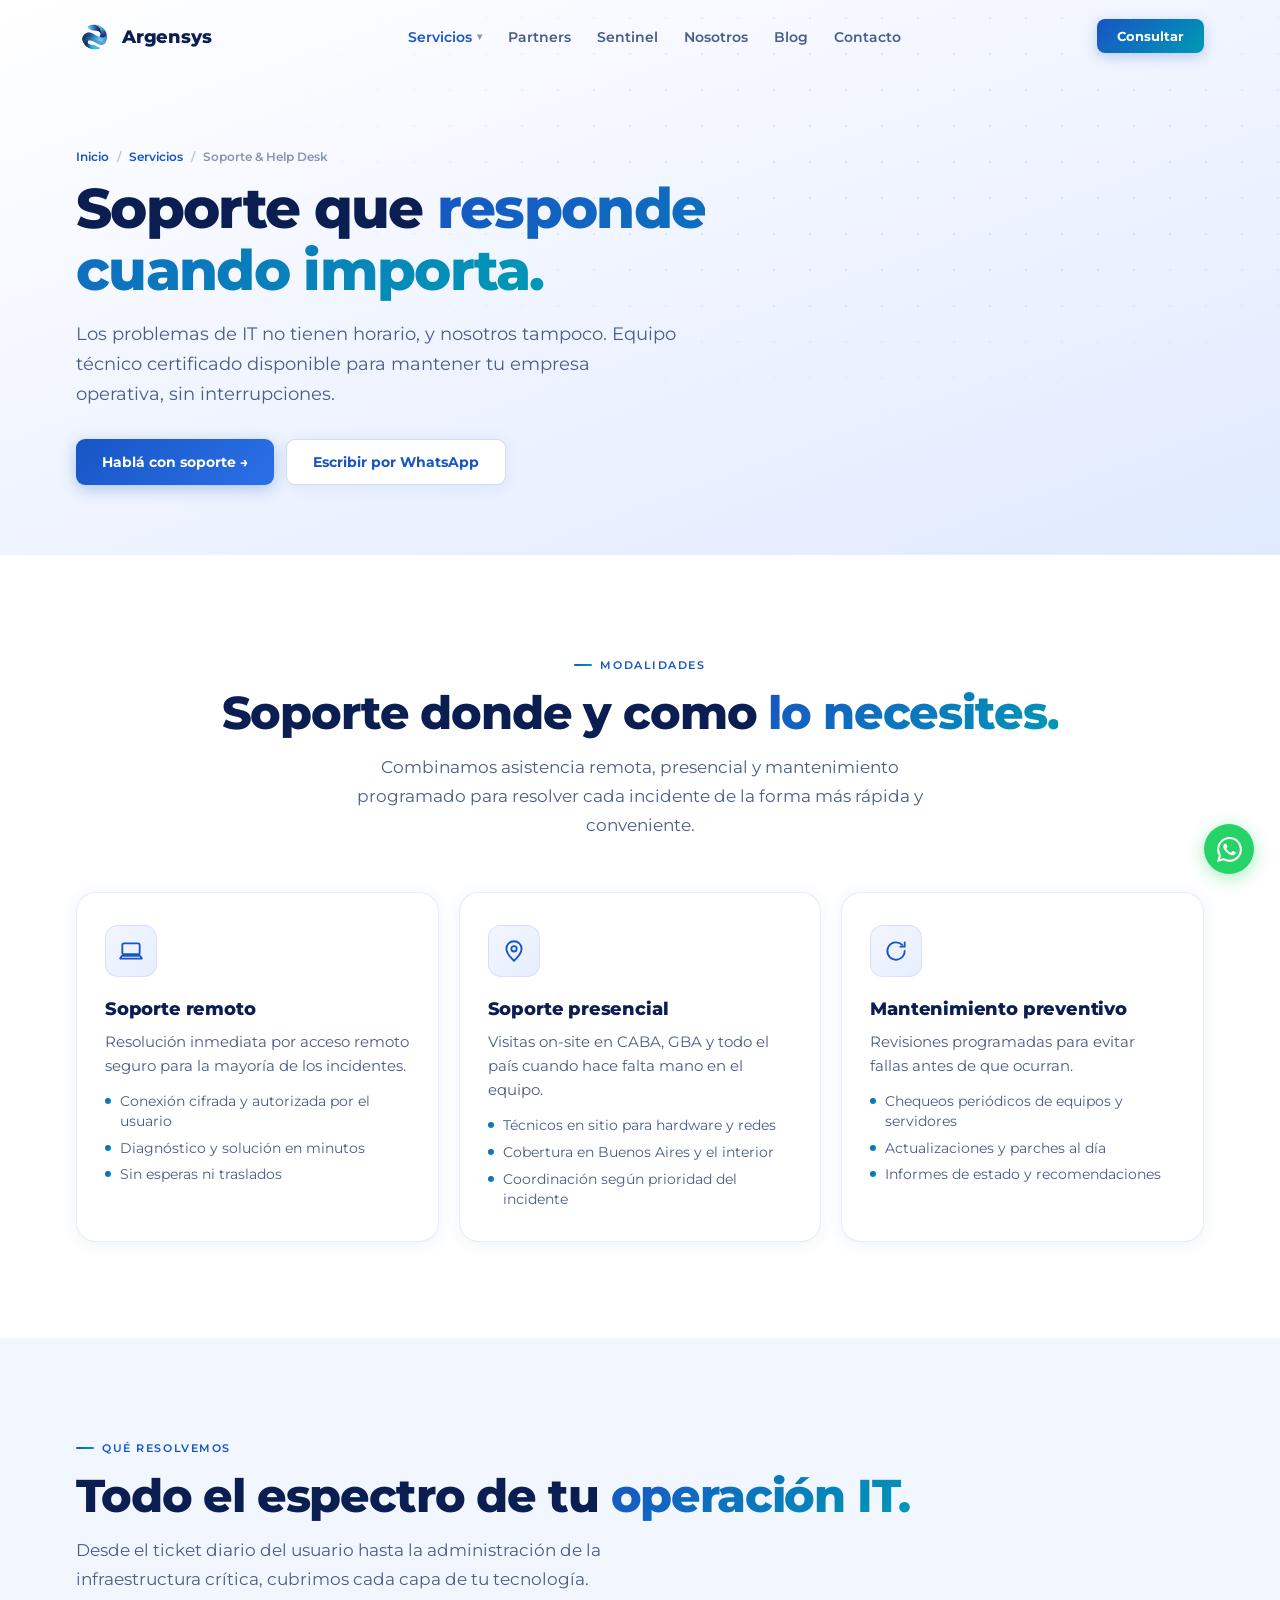
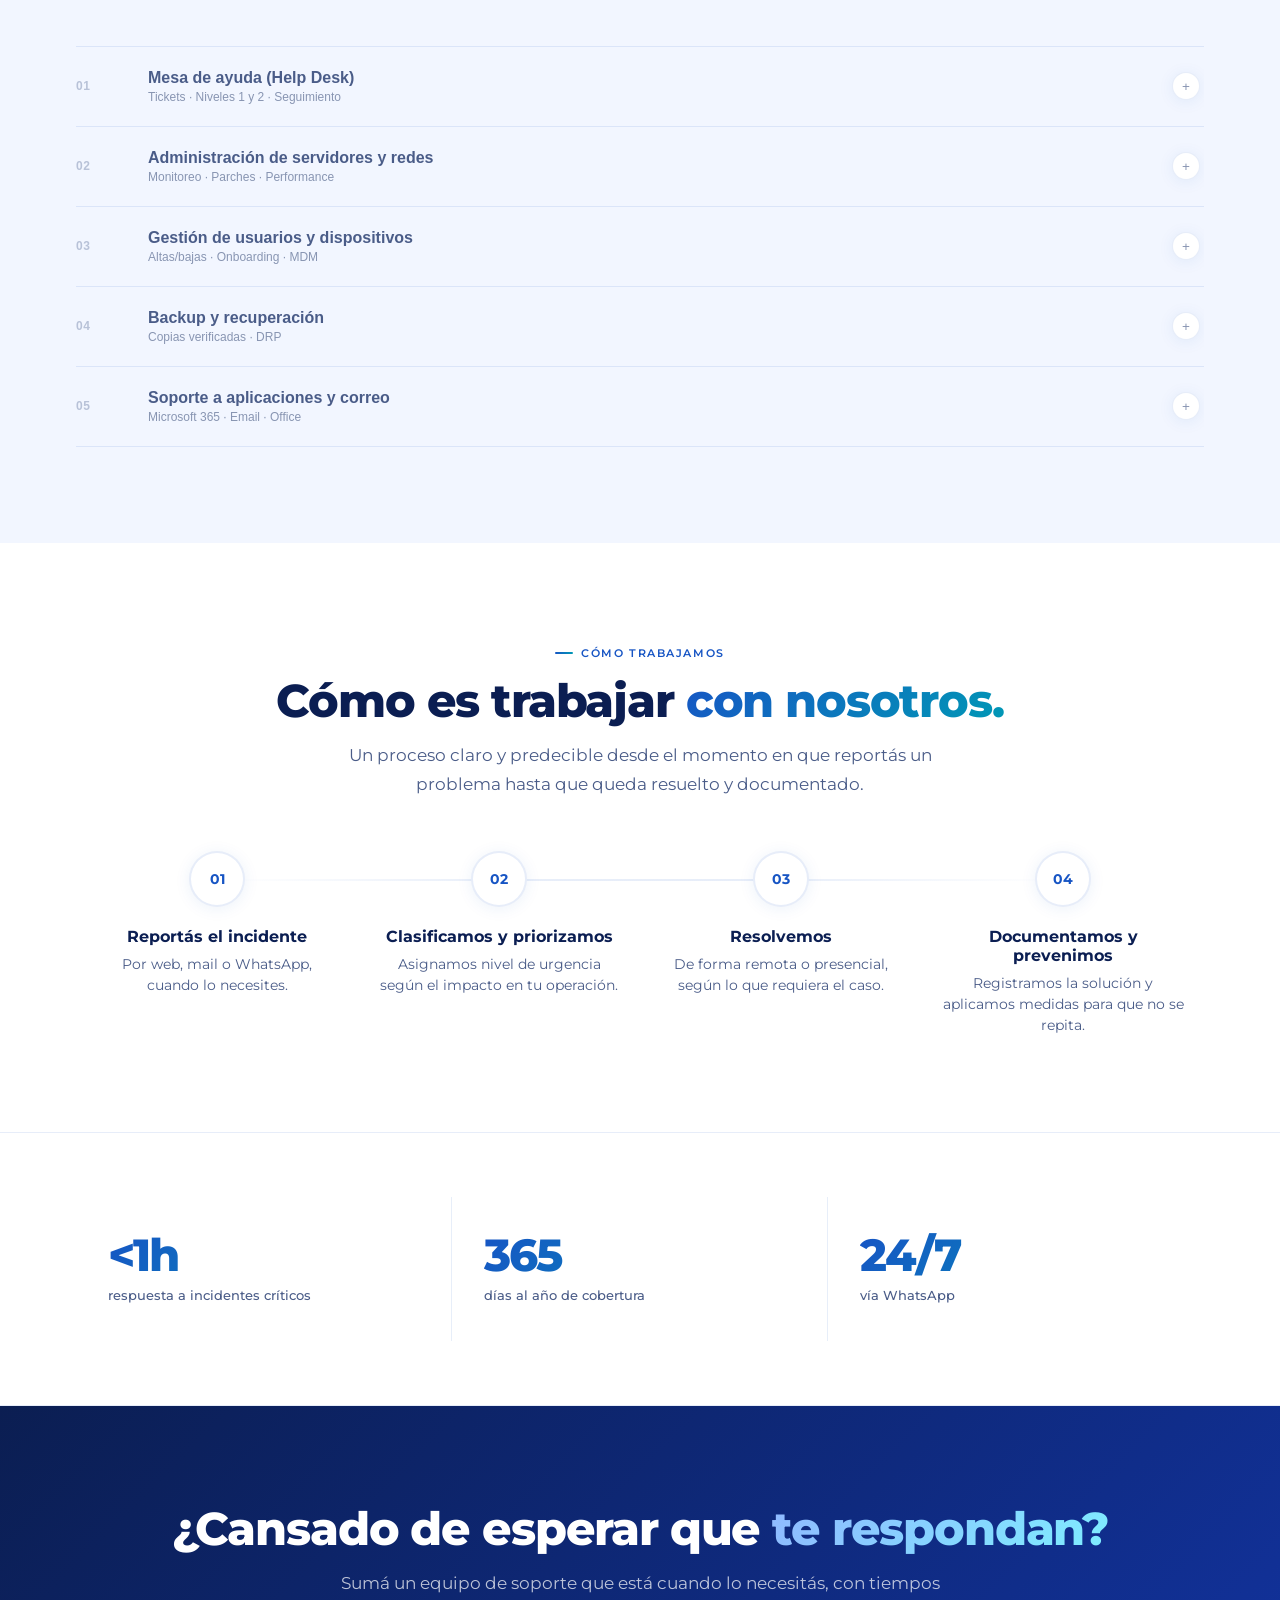
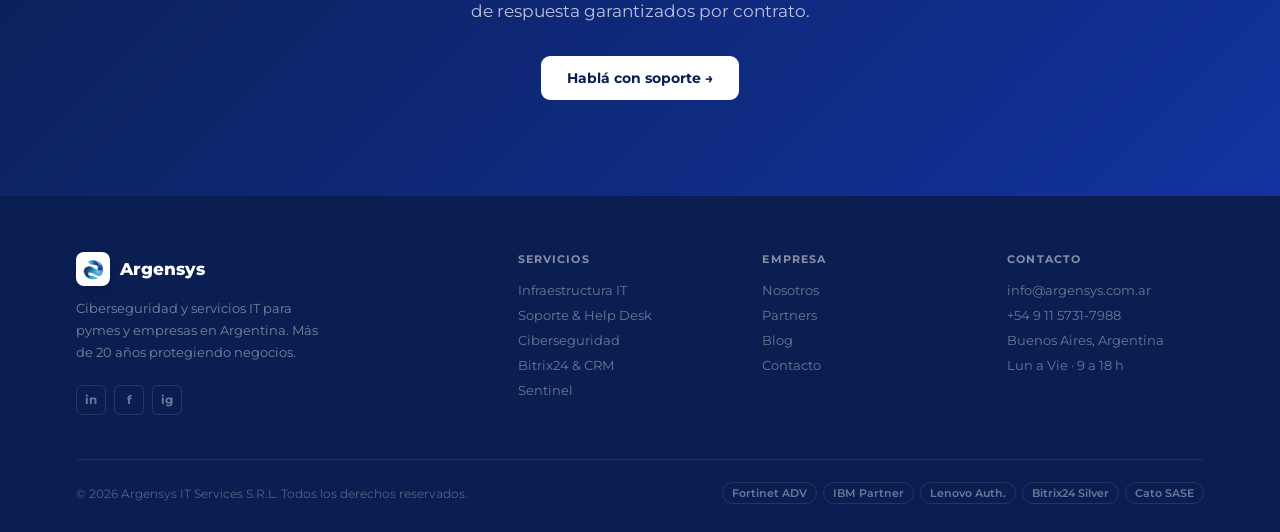
<file: soporte/index.html>
<!DOCTYPE html>
<html lang="es">
<head>
  <meta charset="UTF-8"/>
  <meta name="viewport" content="width=device-width, initial-scale=1.0"/>
  <title>Soporte IT & Help Desk 24/7 | Argensys</title>
  <meta name="description" content="Soporte técnico remoto y presencial los 365 días del año en Buenos Aires y todo el país. Gestión de incidentes, mantenimiento preventivo y SLA garantizado por contrato."/>
  <meta name="robots" content="index, follow"/>
  <link rel="canonical" href="https://www.argensys.com.ar/soporte/"/>
  <meta property="og:type" content="website"/>
  <meta property="og:title" content="Soporte IT & Help Desk 24/7 | Argensys"/>
  <meta property="og:description" content="Soporte técnico remoto y presencial los 365 días del año en Buenos Aires y todo el país. Gestión de incidentes, mantenimiento preventivo y SLA garantizado por contrato."/>
  <link rel="icon" href="../logos/argensys.png"/>
  <link rel="preconnect" href="https://fonts.googleapis.com"/>
  <link rel="preconnect" href="https://fonts.gstatic.com" crossorigin/>
  <link href="https://fonts.googleapis.com/css2?family=Montserrat:ital,wght@0,300;0,400;0,500;0,600;0,700;0,800;0,900;1,300;1,400;1,700&display=swap" rel="stylesheet"/>
  <link rel="stylesheet" href="../assets/styles.css"/>
  <script>window.ARG_BASE="../";</script>
</head>
<body>

<div class="scroll-bar" id="scrollBar"></div>

<!-- NAV (inner) -->
<nav class="nav" id="nav">
  <div class="w">
    <div class="nav-i">
      <a href="../index.html" class="nav-logo">
        <img src="../logos/argensys.png" class="lmark" width="36" height="36" alt="Argensys logo"/>
        Argensys
      </a>
      <ul class="nav-links">
        <li class="nav-drop">
          <a href="../servicios/index.html" data-nav="servicios" class="active">Servicios</a>
          <div class="nav-menu">
            <a href="../infraestructura/index.html"><span class="nm-t">Infraestructura IT</span><span class="nm-d">Servidores, redes y cloud</span></a>
            <a href="../soporte/index.html"><span class="nm-t">Soporte & Help Desk</span><span class="nm-d">Asistencia 24/7</span></a>
            <a href="../ciberseguridad/index.html"><span class="nm-t">Ciberseguridad</span><span class="nm-d">Fortinet · SOC · EDR</span></a>
            <a href="../bitrix24/index.html"><span class="nm-t">Bitrix24 & CRM</span><span class="nm-d">CRM y automatización</span></a>
          </div>
        </li>
        <li><a href="../partners/index.html" data-nav="partners">Partners</a></li>
        <li><a href="../sentinel/index.html" data-nav="sentinel">Sentinel</a></li>
        <li><a href="../nosotros/index.html" data-nav="nosotros">Nosotros</a></li>
        <li><a href="../blog/index.html" data-nav="blog">Blog</a></li>
        <li><a href="../contacto/index.html" data-nav="contacto">Contacto</a></li>
      </ul>
      <a href="https://wa.me/5491157317988?text=Hola%2C%20quiero%20consultar%20sobre%20sus%20servicios" class="nav-btn" target="_blank" rel="noopener noreferrer">Consultar</a>
      <button class="burger" id="burger" aria-label="Menú" aria-expanded="false"><span></span><span></span><span></span></button>
    </div>
  </div>
</nav>

<div class="drawer" id="drawer">
  <button class="drawer-x" id="drawerX" aria-label="Cerrar">✕</button>
  <a href="../servicios/index.html">Servicios</a>
  <a href="../infraestructura/index.html" class="dl-sub">— Infraestructura IT</a>
  <a href="../soporte/index.html" class="dl-sub">— Soporte & Help Desk</a>
  <a href="../ciberseguridad/index.html" class="dl-sub">— Ciberseguridad</a>
  <a href="../bitrix24/index.html" class="dl-sub">— Bitrix24 & CRM</a>
  <a href="../partners/index.html">Partners</a>
  <a href="../sentinel/index.html">Sentinel</a>
  <a href="../nosotros/index.html">Nosotros</a>
  <a href="../blog/index.html">Blog</a>
  <a href="../contacto/index.html">Contacto</a>
</div>

<main>

<!-- PAGE HEADER -->
<header class="phead">
  <div class="phead-dots"></div>
  <div class="w">
    <div class="phead-in">
      <nav class="crumb" aria-label="Migas de pan">
        <a href="../index.html">Inicio</a>
        <span class="sep">/</span>
        <a href="../servicios/index.html">Servicios</a>
        <span class="sep">/</span>
        <span>Soporte & Help Desk</span>
      </nav>
      <h1>Soporte que <em>responde cuando importa.</em></h1>
      <p>Los problemas de IT no tienen horario, y nosotros tampoco. Equipo técnico certificado disponible para mantener tu empresa operativa, sin interrupciones.</p>
      <div class="phead-ctas">
        <a href="../contacto/index.html" class="btn solid">Hablá con soporte →</a>
        <a href="https://wa.me/5491157317988?text=Hola%2C%20necesito%20soporte%20IT" class="btn outline" target="_blank" rel="noopener noreferrer">Escribir por WhatsApp</a>
      </div>
    </div>
  </div>
</header>

<!-- MODALIDADES -->
<section class="sec sec--white">
  <div class="w">
    <div class="sec-head center rv">
      <span class="lbl">Modalidades</span>
      <h2 class="dsp">Soporte donde y como <em>lo necesites.</em></h2>
      <p class="body">Combinamos asistencia remota, presencial y mantenimiento programado para resolver cada incidente de la forma más rápida y conveniente.</p>
    </div>
    <div class="fgrid cols-3">
      <article class="fcard rv d1">
        <div class="fcard-ico" data-icon="laptop"></div>
        <h3>Soporte remoto</h3>
        <p>Resolución inmediata por acceso remoto seguro para la mayoría de los incidentes.</p>
        <ul class="fcard-list">
          <li>Conexión cifrada y autorizada por el usuario</li>
          <li>Diagnóstico y solución en minutos</li>
          <li>Sin esperas ni traslados</li>
        </ul>
      </article>
      <article class="fcard rv d2">
        <div class="fcard-ico" data-icon="pin"></div>
        <h3>Soporte presencial</h3>
        <p>Visitas on-site en CABA, GBA y todo el país cuando hace falta mano en el equipo.</p>
        <ul class="fcard-list">
          <li>Técnicos en sitio para hardware y redes</li>
          <li>Cobertura en Buenos Aires y el interior</li>
          <li>Coordinación según prioridad del incidente</li>
        </ul>
      </article>
      <article class="fcard rv d3">
        <div class="fcard-ico" data-icon="refresh"></div>
        <h3>Mantenimiento preventivo</h3>
        <p>Revisiones programadas para evitar fallas antes de que ocurran.</p>
        <ul class="fcard-list">
          <li>Chequeos periódicos de equipos y servidores</li>
          <li>Actualizaciones y parches al día</li>
          <li>Informes de estado y recomendaciones</li>
        </ul>
      </article>
    </div>
  </div>
</section>

<!-- QUÉ RESOLVEMOS -->
<section class="sec sec--tint">
  <div class="w">
    <div class="sec-head rv">
      <span class="lbl">Qué resolvemos</span>
      <h2 class="dsp">Todo el espectro de tu <em>operación IT.</em></h2>
      <p class="body">Desde el ticket diario del usuario hasta la administración de la infraestructura crítica, cubrimos cada capa de tu tecnología.</p>
    </div>
    <div class="acc rv">
      <div class="acc-row">
        <button class="acc-btn" aria-expanded="false">
          <span class="acc-num">01</span>
          <span class="acc-name">Mesa de ayuda (Help Desk)<span class="acc-sub">Tickets · Niveles 1 y 2 · Seguimiento</span></span>
          <span class="acc-arr">+</span>
        </button>
        <div class="acc-body"><div class="acc-inner"><div class="acc-content">
          <p class="acc-desc">Un único punto de contacto para tus usuarios. Centralizamos cada solicitud en un sistema de tickets con seguimiento de principio a fin, escalamiento por niveles y cumplimiento de SLA acordado por contrato.</p>
          <div class="acc-tags">
            <span class="tag">Ticketing</span>
            <span class="tag">SLA</span>
            <span class="tag">Niveles 1-2-3</span>
          </div>
        </div></div></div>
      </div>
      <div class="acc-row">
        <button class="acc-btn" aria-expanded="false">
          <span class="acc-num">02</span>
          <span class="acc-name">Administración de servidores y redes<span class="acc-sub">Monitoreo · Parches · Performance</span></span>
          <span class="acc-arr">+</span>
        </button>
        <div class="acc-body"><div class="acc-inner"><div class="acc-content">
          <p class="acc-desc">Mantenemos tu infraestructura sana y disponible con monitoreo continuo, aplicación de parches de seguridad y ajustes de performance que previenen cuellos de botella y caídas inesperadas.</p>
          <div class="acc-tags">
            <span class="tag">Servidores</span>
            <span class="tag">Redes</span>
            <span class="tag">Parches</span>
          </div>
        </div></div></div>
      </div>
      <div class="acc-row">
        <button class="acc-btn" aria-expanded="false">
          <span class="acc-num">03</span>
          <span class="acc-name">Gestión de usuarios y dispositivos<span class="acc-sub">Altas/bajas · Onboarding · MDM</span></span>
          <span class="acc-arr">+</span>
        </button>
        <div class="acc-body"><div class="acc-inner"><div class="acc-content">
          <p class="acc-desc">Gestionamos el ciclo de vida completo de usuarios y equipos: altas y bajas, onboarding de nuevos empleados, asignación de permisos y administración centralizada de dispositivos con inventario actualizado.</p>
          <div class="acc-tags">
            <span class="tag">Onboarding</span>
            <span class="tag">Permisos</span>
            <span class="tag">Inventario</span>
          </div>
        </div></div></div>
      </div>
      <div class="acc-row">
        <button class="acc-btn" aria-expanded="false">
          <span class="acc-num">04</span>
          <span class="acc-name">Backup y recuperación<span class="acc-sub">Copias verificadas · DRP</span></span>
          <span class="acc-arr">+</span>
        </button>
        <div class="acc-body"><div class="acc-inner"><div class="acc-content">
          <p class="acc-desc">Protegemos tu información con copias de seguridad automáticas y verificadas, más un plan de recuperación ante desastres (DRP) que garantiza poder restaurar la operación en el menor tiempo posible.</p>
          <div class="acc-tags">
            <span class="tag">Backup</span>
            <span class="tag">DRP</span>
            <span class="tag">Restore</span>
          </div>
        </div></div></div>
      </div>
      <div class="acc-row">
        <button class="acc-btn" aria-expanded="false">
          <span class="acc-num">05</span>
          <span class="acc-name">Soporte a aplicaciones y correo<span class="acc-sub">Microsoft 365 · Email · Office</span></span>
          <span class="acc-arr">+</span>
        </button>
        <div class="acc-body"><div class="acc-inner"><div class="acc-content">
          <p class="acc-desc">Administramos y damos soporte a tus herramientas de productividad: Microsoft 365, casillas de correo corporativo, licencias y aplicaciones de Office para que tu equipo trabaje sin fricciones.</p>
          <div class="acc-tags">
            <span class="tag">Microsoft 365</span>
            <span class="tag">Email</span>
            <span class="tag">Office</span>
          </div>
        </div></div></div>
      </div>
    </div>
  </div>
</section>

<!-- CÓMO ES TRABAJAR CON NOSOTROS -->
<section class="sec sec--white">
  <div class="w">
    <div class="sec-head center rv">
      <span class="lbl">Cómo trabajamos</span>
      <h2 class="dsp">Cómo es trabajar <em>con nosotros.</em></h2>
      <p class="body">Un proceso claro y predecible desde el momento en que reportás un problema hasta que queda resuelto y documentado.</p>
    </div>
    <div class="steps rv">
      <div class="step">
        <div class="step-num">01</div>
        <div class="step-t">Reportás el incidente</div>
        <div class="step-d">Por web, mail o WhatsApp, cuando lo necesites.</div>
      </div>
      <div class="step">
        <div class="step-num">02</div>
        <div class="step-t">Clasificamos y priorizamos</div>
        <div class="step-d">Asignamos nivel de urgencia según el impacto en tu operación.</div>
      </div>
      <div class="step">
        <div class="step-num">03</div>
        <div class="step-t">Resolvemos</div>
        <div class="step-d">De forma remota o presencial, según lo que requiera el caso.</div>
      </div>
      <div class="step">
        <div class="step-num">04</div>
        <div class="step-t">Documentamos y prevenimos</div>
        <div class="step-d">Registramos la solución y aplicamos medidas para que no se repita.</div>
      </div>
    </div>
  </div>
</section>

<!-- STAT BAND -->
<section class="sec-sm stat-band sec--tint">
  <div class="w">
    <div class="sb-inner cols-3">
      <div class="sb-cell">
        <div class="sb-n">&lt;1h</div>
        <div class="sb-l">respuesta a incidentes críticos</div>
      </div>
      <div class="sb-cell">
        <div class="sb-n">365</div>
        <div class="sb-l">días al año de cobertura</div>
      </div>
      <div class="sb-cell">
        <div class="sb-n">24/7</div>
        <div class="sb-l">vía WhatsApp</div>
      </div>
    </div>
  </div>
</section>

<!-- CTA FINAL -->
<section class="sec sec--blue">
  <div class="w">
    <div class="sec-head center rv" style="margin-bottom:0">
      <h2 class="dsp inv">¿Cansado de esperar que <em>te respondan?</em></h2>
      <p class="body inv">Sumá un equipo de soporte que está cuando lo necesitás, con tiempos de respuesta garantizados por contrato.</p>
      <div class="phead-ctas" style="justify-content:center">
        <a href="../contacto/index.html" class="btn white">Hablá con soporte →</a>
      </div>
    </div>
  </div>
</section>

</main>

<!-- FOOTER (inner) -->
<footer class="foot">
  <div class="w">
    <div class="foot-g">
      <div>
        <div class="foot-logo"><img src="../logos/argensys.png" class="lmark lmark-dark" width="34" height="34" alt="Argensys"><span class="foot-logo-name">Argensys</span></div>
        <p class="foot-tag">Ciberseguridad y servicios IT para pymes y empresas en Argentina. Más de 20 años protegiendo negocios.</p>
        <nav class="fsoc" aria-label="Redes sociales">
          <a href="https://www.linkedin.com/company/argensys" class="fsoc-l" aria-label="LinkedIn" target="_blank" rel="noopener noreferrer">in</a>
          <a href="https://www.facebook.com/argensys" class="fsoc-l" aria-label="Facebook" target="_blank" rel="noopener noreferrer">f</a>
          <a href="https://www.instagram.com/argensys" class="fsoc-l" aria-label="Instagram" target="_blank" rel="noopener noreferrer">ig</a>
        </nav>
      </div>
      <div><h4 class="fc-t">Servicios</h4><nav class="flinks"><a href="../infraestructura/index.html">Infraestructura IT</a><a href="../soporte/index.html">Soporte & Help Desk</a><a href="../ciberseguridad/index.html">Ciberseguridad</a><a href="../bitrix24/index.html">Bitrix24 & CRM</a><a href="../sentinel/index.html">Sentinel</a></nav></div>
      <div><h4 class="fc-t">Empresa</h4><nav class="flinks"><a href="../nosotros/index.html">Nosotros</a><a href="../partners/index.html">Partners</a><a href="../blog/index.html">Blog</a><a href="../contacto/index.html">Contacto</a></nav></div>
      <div><h4 class="fc-t">Contacto</h4><nav class="flinks"><a href="mailto:info@argensys.com.ar">info@argensys.com.ar</a><a href="https://wa.me/5491157317988">+54 9 11 5731-7988</a><span>Buenos Aires, Argentina</span><span>Lun a Vie · 9 a 18 h</span></nav></div>
    </div>
    <div class="foot-bot">
      <p class="foot-copy">© 2026 Argensys IT Services S.R.L. Todos los derechos reservados.</p>
      <div class="foot-certs"><span class="cert">Fortinet ADV</span><span class="cert">IBM Partner</span><span class="cert">Lenovo Auth.</span><span class="cert">Bitrix24 Silver</span><span class="cert">Cato SASE</span></div>
    </div>
  </div>
</footer>

<a href="https://wa.me/5491157317988?text=Hola%2C%20quiero%20info%20sobre%20sus%20servicios" class="wa" aria-label="WhatsApp" target="_blank" rel="noopener noreferrer">
  <svg viewBox="0 0 24 24"><path d="M17.472 14.382c-.297-.149-1.758-.867-2.03-.967-.273-.099-.471-.148-.67.15-.197.297-.767.966-.94 1.164-.173.199-.347.223-.644.075-.297-.15-1.255-.463-2.39-1.475-.883-.788-1.48-1.761-1.653-2.059-.173-.297-.018-.458.13-.606.134-.133.298-.347.446-.52.149-.174.198-.298.298-.497.099-.198.05-.371-.025-.52-.075-.149-.669-1.612-.916-2.207-.242-.579-.487-.5-.669-.51-.173-.008-.371-.01-.57-.01-.198 0-.52.074-.792.372-.272.297-1.04 1.016-1.04 2.479 0 1.462 1.065 2.875 1.213 3.074.149.198 2.096 3.2 5.077 4.487.709.306 1.262.489 1.694.625.712.227 1.36.195 1.871.118.571-.085 1.758-.719 2.006-1.413.248-.694.248-1.289.173-1.413-.074-.124-.272-.198-.57-.347m-5.421 7.403h-.004a9.87 9.87 0 01-5.031-1.378l-.361-.214-3.741.982.998-3.648-.235-.374a9.86 9.86 0 01-1.51-5.26c.001-5.45 4.436-9.884 9.888-9.884 2.64 0 5.122 1.03 6.988 2.898a9.825 9.825 0 012.893 6.994c-.003 5.45-4.437 9.884-9.885 9.884m8.413-18.297A11.815 11.815 0 0012.05 0C5.495 0 .16 5.335.157 11.892c0 2.096.547 4.142 1.588 5.945L.057 24l6.305-1.654a11.882 11.882 0 005.683 1.448h.005c6.554 0 11.89-5.335 11.893-11.893a11.821 11.821 0 00-3.48-8.413z"/></svg>
</a>

<!-- PARTNER MODAL (needed only on pages with [data-partner] buttons; harmless otherwise) -->
<div class="pm-overlay" id="pmOverlay" role="dialog" aria-modal="true" aria-labelledby="pmTitle">
  <div class="pm-card" id="pmCard">
    <button class="pm-close" id="pmClose" aria-label="Cerrar">✕</button>
    <div class="pm-top-bar" id="pmBar"></div>
    <div class="pm-head"><div class="pm-ico" id="pmIco"></div><div><div class="pm-brand-name" id="pmTitle"></div><div class="pm-brand-cert" id="pmCert"></div></div></div>
    <div class="pm-body" id="pmBody"></div>
  </div>
</div>

<script src="../assets/app.js"></script>
</body>
</html>
</file>
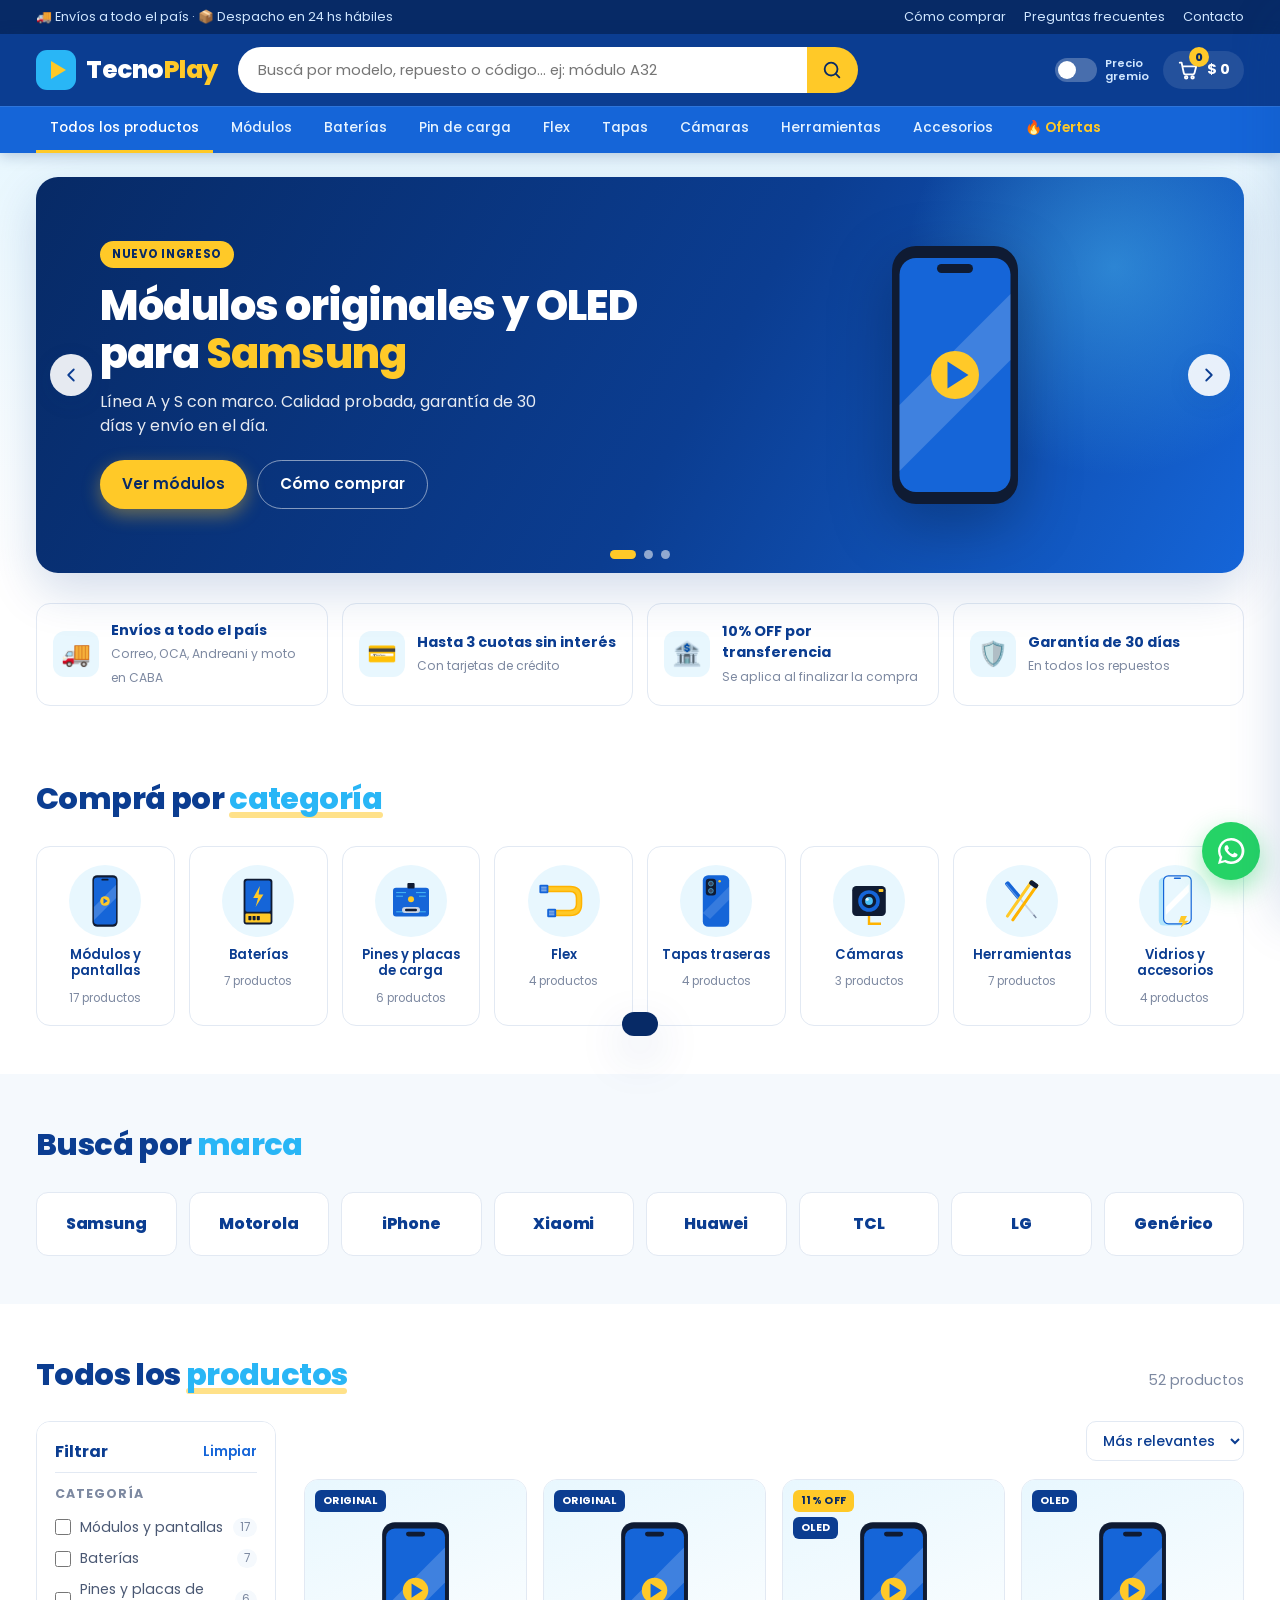
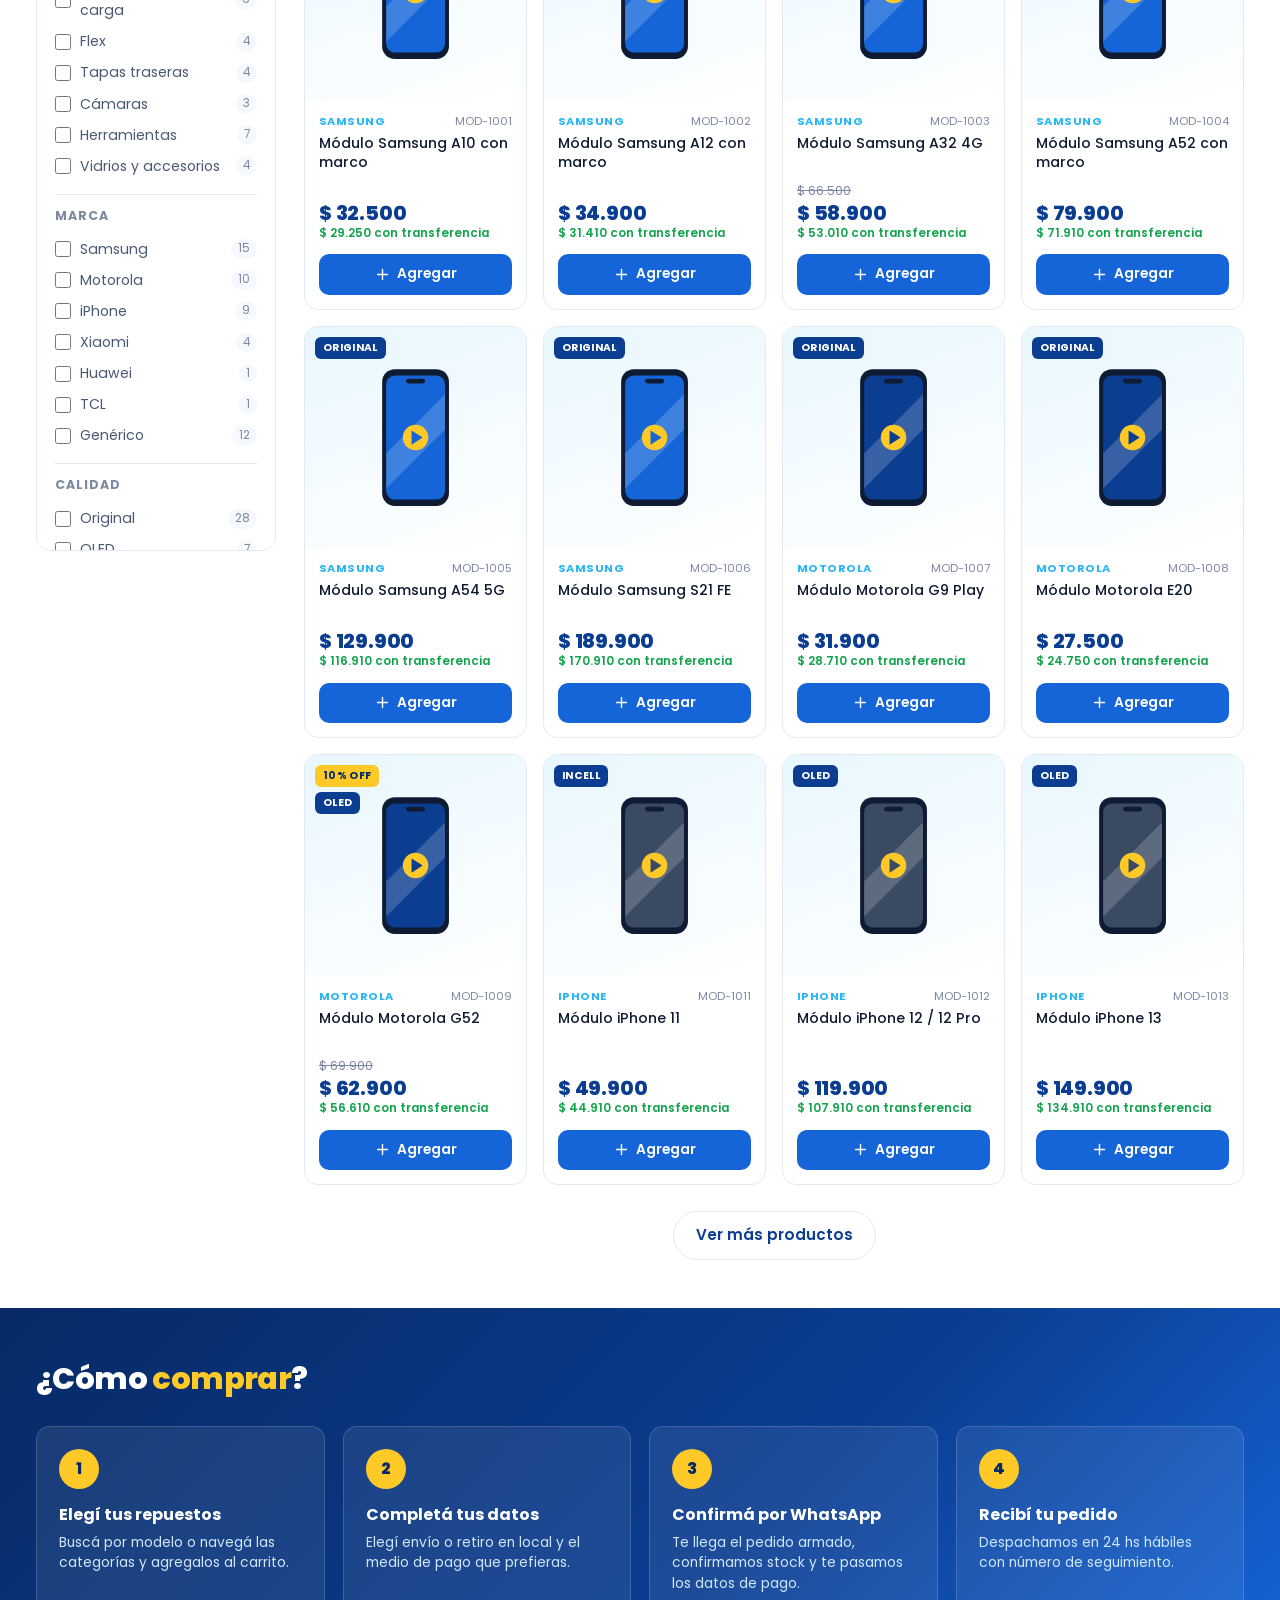
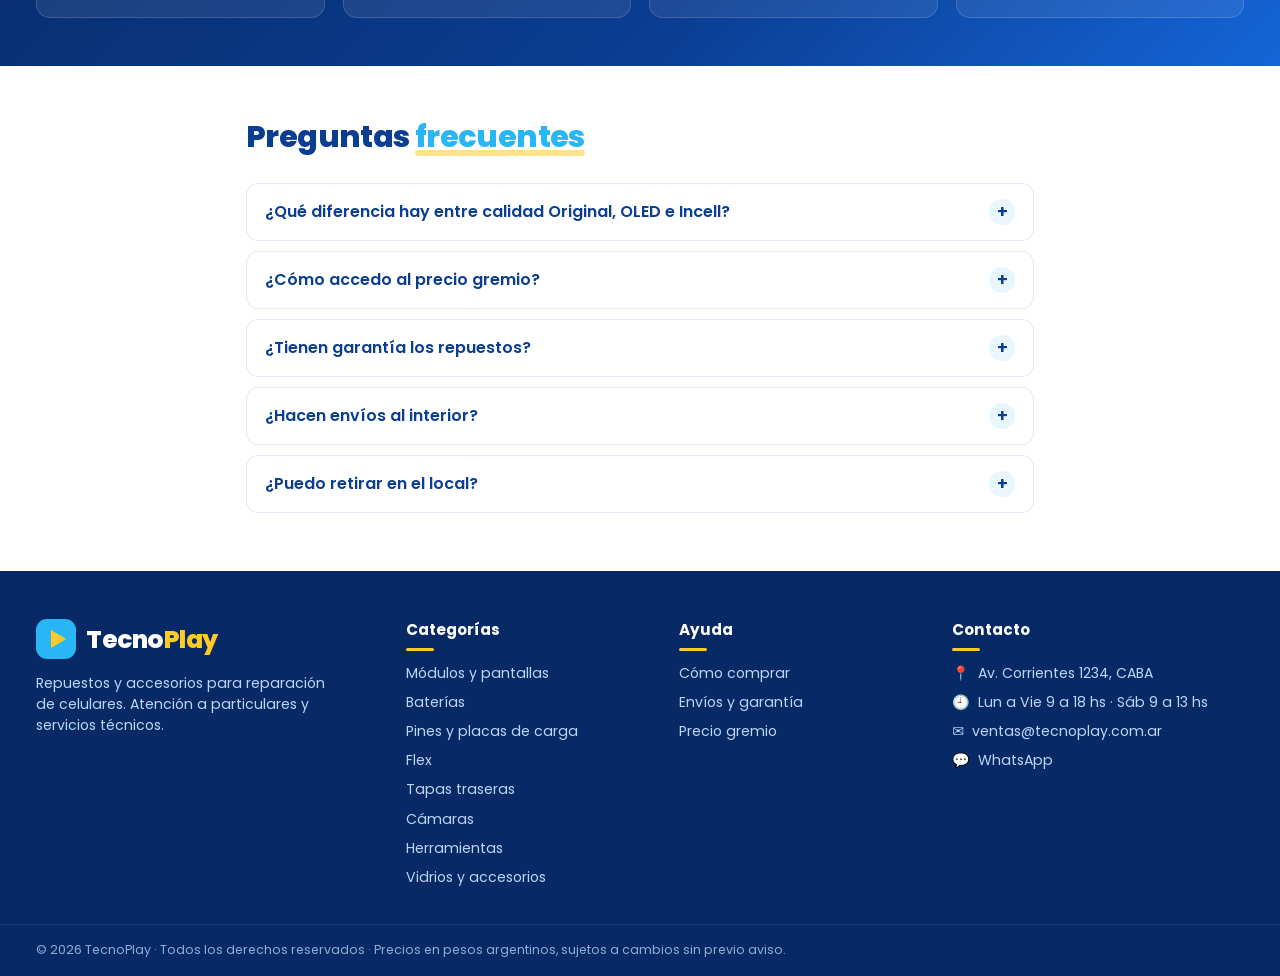
<file: tecnoplay/index.html>
<!DOCTYPE html>
<html lang="es">
<head>
  <meta charset="UTF-8"/>
  <meta name="viewport" content="width=device-width, initial-scale=1.0"/>
  <title>TecnoPlay | Repuestos para Celulares</title>
  <meta name="description" content="TecnoPlay: módulos, baterías, pines de carga, flex, tapas y herramientas para reparación de celulares. Envíos a todo el país y precios para técnicos."/>
  <meta name="theme-color" content="#0B3D91"/>
  <link rel="icon" href="data:image/svg+xml,%3Csvg xmlns='http://www.w3.org/2000/svg' viewBox='0 0 64 64'%3E%3Crect width='64' height='64' rx='14' fill='%230B3D91'/%3E%3Cpath d='M24 18l24 14-24 14z' fill='%23FFC928'/%3E%3C/svg%3E"/>
  <link rel="preconnect" href="https://fonts.googleapis.com"/>
  <link rel="preconnect" href="https://fonts.gstatic.com" crossorigin/>
  <link href="https://fonts.googleapis.com/css2?family=Poppins:wght@400;500;600;700;800&display=swap" rel="stylesheet"/>
  <link rel="stylesheet" href="styles.css"/>
</head>
<body>

<!-- Barra superior -->
<div class="topbar">
  <div class="wrap topbar-in">
    <div class="topbar-msg" id="topbarMsg">🚚 Envíos a todo el país · 📦 Despacho en 24 hs hábiles</div>
    <div class="topbar-links">
      <a href="#como-comprar">Cómo comprar</a>
      <a href="#faq">Preguntas frecuentes</a>
      <a href="#contacto">Contacto</a>
    </div>
  </div>
</div>

<!-- Header -->
<header class="header" id="header">
  <div class="wrap header-in">
    <button class="icon-btn menu-btn" id="menuBtn" aria-label="Abrir menú">
      <svg viewBox="0 0 24 24"><path d="M3 6h18M3 12h18M3 18h18"/></svg>
    </button>

    <a href="#" class="logo" aria-label="TecnoPlay inicio">
      <span class="logo-mark">
        <svg viewBox="0 0 40 40"><rect width="40" height="40" rx="11" fill="currentColor"/><path d="M15 11l15 9-15 9z" fill="#FFC928"/></svg>
      </span>
      <span class="logo-text">Tecno<b>Play</b></span>
    </a>

    <form class="search" id="searchForm" role="search">
      <input type="search" id="searchInput" placeholder="Buscá por modelo, repuesto o código… ej: módulo A32" autocomplete="off"/>
      <button type="submit" aria-label="Buscar">
        <svg viewBox="0 0 24 24"><circle cx="11" cy="11" r="7"/><path d="M20 20l-3.5-3.5"/></svg>
      </button>
      <div class="search-suggest" id="searchSuggest"></div>
    </form>

    <div class="header-actions">
      <label class="gremio-toggle" title="Ver precios para técnicos / gremio">
        <input type="checkbox" id="gremioToggle"/>
        <span class="gt-track"><span class="gt-thumb"></span></span>
        <span class="gt-label">Precio<br/>gremio</span>
      </label>
      <button class="cart-btn" id="cartBtn" aria-label="Ver carrito">
        <svg viewBox="0 0 24 24"><path d="M3 4h2l2.4 11.2a2 2 0 0 0 2 1.6h7.7a2 2 0 0 0 2-1.5L21 8H6.2"/><circle cx="10" cy="20" r="1.4"/><circle cx="17" cy="20" r="1.4"/></svg>
        <span class="cart-count" id="cartCount">0</span>
        <span class="cart-total" id="cartTotalHeader">$0</span>
      </button>
    </div>
  </div>

  <!-- Navegación de categorías -->
  <nav class="catnav" id="catnav">
    <div class="wrap catnav-in" id="catnavList"></div>
  </nav>
</header>

<main>
  <!-- Hero / slider -->
  <section class="hero">
    <div class="wrap">
      <div class="slider" id="slider">
        <div class="slides" id="slides">
          <article class="slide slide-1">
            <div class="slide-copy">
              <span class="pill pill-yellow">Nuevo ingreso</span>
              <h1>Módulos originales y OLED para <span>Samsung</span></h1>
              <p>Línea A y S con marco. Calidad probada, garantía de 30 días y envío en el día.</p>
              <div class="slide-ctas">
                <a href="#catalogo" class="btn btn-yellow" data-goto-cat="modulos">Ver módulos</a>
                <a href="#como-comprar" class="btn btn-ghost-light">Cómo comprar</a>
              </div>
            </div>
            <div class="slide-art" data-art="modulos"></div>
          </article>
          <article class="slide slide-2">
            <div class="slide-copy">
              <span class="pill pill-blue">Técnicos</span>
              <h1>Precios <span>gremio</span> para servicios técnicos</h1>
              <p>Activá el modo gremio y mirá los precios mayoristas. Descuento extra por transferencia.</p>
              <div class="slide-ctas">
                <button class="btn btn-blue" id="heroGremio">Activar precio gremio</button>
              </div>
            </div>
            <div class="slide-art" data-art="herramientas"></div>
          </article>
          <article class="slide slide-3">
            <div class="slide-copy">
              <span class="pill pill-yellow">Hasta 15% OFF</span>
              <h1>Baterías con <span>alta capacidad</span></h1>
              <p>Para Samsung, Motorola, Xiaomi y iPhone. Ciclos certificados.</p>
              <div class="slide-ctas">
                <a href="#catalogo" class="btn btn-yellow" data-goto-cat="baterias">Ver baterías</a>
              </div>
            </div>
            <div class="slide-art" data-art="baterias"></div>
          </article>
        </div>
        <button class="slider-arrow prev" id="slidePrev" aria-label="Anterior"><svg viewBox="0 0 24 24"><path d="M15 6l-6 6 6 6"/></svg></button>
        <button class="slider-arrow next" id="slideNext" aria-label="Siguiente"><svg viewBox="0 0 24 24"><path d="M9 6l6 6-6 6"/></svg></button>
        <div class="slider-dots" id="sliderDots"></div>
      </div>
    </div>
  </section>

  <!-- Beneficios -->
  <section class="benefits">
    <div class="wrap benefits-in">
      <div class="benefit"><span class="b-ico">🚚</span><div><b>Envíos a todo el país</b><small>Correo, OCA, Andreani y moto en CABA</small></div></div>
      <div class="benefit"><span class="b-ico">💳</span><div><b>Hasta 3 cuotas sin interés</b><small>Con tarjetas de crédito</small></div></div>
      <div class="benefit"><span class="b-ico">🏦</span><div><b>10% OFF por transferencia</b><small>Se aplica al finalizar la compra</small></div></div>
      <div class="benefit"><span class="b-ico">🛡️</span><div><b>Garantía de 30 días</b><small>En todos los repuestos</small></div></div>
    </div>
  </section>

  <!-- Categorías -->
  <section class="section">
    <div class="wrap">
      <div class="section-head">
        <h2>Comprá por <span>categoría</span></h2>
      </div>
      <div class="cat-grid" id="catGrid"></div>
    </div>
  </section>

  <!-- Marcas -->
  <section class="section section-tint">
    <div class="wrap">
      <div class="section-head">
        <h2>Buscá por <span>marca</span></h2>
      </div>
      <div class="brand-row" id="brandRow"></div>
    </div>
  </section>

  <!-- Catálogo -->
  <section class="section" id="catalogo">
    <div class="wrap">
      <div class="section-head">
        <h2 id="catalogTitle">Todos los <span>productos</span></h2>
        <span class="result-count" id="resultCount"></span>
      </div>

      <div class="shop">
        <aside class="filters" id="filters">
          <div class="filters-head">
            <b>Filtrar</b>
            <button class="link-btn" id="clearFilters">Limpiar</button>
            <button class="icon-btn filters-close" id="filtersClose" aria-label="Cerrar filtros"><svg viewBox="0 0 24 24"><path d="M6 6l12 12M18 6L6 18"/></svg></button>
          </div>
          <div class="filter-block">
            <h4>Categoría</h4>
            <div id="filterCats"></div>
          </div>
          <div class="filter-block">
            <h4>Marca</h4>
            <div id="filterBrands"></div>
          </div>
          <div class="filter-block">
            <h4>Calidad</h4>
            <div id="filterQuality"></div>
          </div>
          <div class="filter-block">
            <label class="check"><input type="checkbox" id="filterStock"/> <span>Solo con stock</span></label>
            <label class="check"><input type="checkbox" id="filterOffer"/> <span>Solo ofertas</span></label>
          </div>
        </aside>

        <div class="shop-main">
          <div class="toolbar">
            <button class="btn btn-outline filters-open" id="filtersOpen">
              <svg viewBox="0 0 24 24"><path d="M4 6h16M7 12h10M10 18h4"/></svg> Filtros
            </button>
            <div class="chips" id="activeChips"></div>
            <select id="sortSelect" aria-label="Ordenar">
              <option value="relevance">Más relevantes</option>
              <option value="price-asc">Menor precio</option>
              <option value="price-desc">Mayor precio</option>
              <option value="name">Nombre A-Z</option>
            </select>
          </div>
          <div class="grid" id="productGrid"></div>
          <div class="empty" id="emptyState" hidden>
            <div class="empty-ico">🔍</div>
            <h3>No encontramos productos</h3>
            <p>Probá con otro modelo o limpiá los filtros. Si no lo ves, consultanos por WhatsApp: lo conseguimos.</p>
            <button class="btn btn-blue" id="emptyClear">Limpiar filtros</button>
          </div>
          <div class="load-more-wrap"><button class="btn btn-outline" id="loadMore" hidden>Ver más productos</button></div>
        </div>
      </div>
    </div>
  </section>

  <!-- Cómo comprar -->
  <section class="section section-blue" id="como-comprar">
    <div class="wrap">
      <div class="section-head light">
        <h2>¿Cómo <span>comprar</span>?</h2>
      </div>
      <div class="steps">
        <div class="step"><span class="step-n">1</span><h3>Elegí tus repuestos</h3><p>Buscá por modelo o navegá las categorías y agregalos al carrito.</p></div>
        <div class="step"><span class="step-n">2</span><h3>Completá tus datos</h3><p>Elegí envío o retiro en local y el medio de pago que prefieras.</p></div>
        <div class="step"><span class="step-n">3</span><h3>Confirmá por WhatsApp</h3><p>Te llega el pedido armado, confirmamos stock y te pasamos los datos de pago.</p></div>
        <div class="step"><span class="step-n">4</span><h3>Recibí tu pedido</h3><p>Despachamos en 24 hs hábiles con número de seguimiento.</p></div>
      </div>
    </div>
  </section>

  <!-- FAQ -->
  <section class="section" id="faq">
    <div class="wrap narrow">
      <div class="section-head">
        <h2>Preguntas <span>frecuentes</span></h2>
      </div>
      <div class="faq">
        <details><summary>¿Qué diferencia hay entre calidad Original, OLED e Incell?</summary><p>Los <b>Originales</b> son el repuesto de fábrica (service pack). Los <b>OLED</b> replican la tecnología del original con muy buena calidad de imagen. Los <b>Incell</b> son una alternativa económica con buena respuesta táctil y brillo algo menor.</p></details>
        <details><summary>¿Cómo accedo al precio gremio?</summary><p>Activá el interruptor “Precio gremio” arriba a la derecha. Para compras mayoristas recurrentes, escribinos y te damos de alta como cliente técnico.</p></details>
        <details><summary>¿Tienen garantía los repuestos?</summary><p>Sí, 30 días contra defectos de fábrica. El repuesto debe volver sin golpes, sin marcas de soldadura y con su film protector.</p></details>
        <details><summary>¿Hacen envíos al interior?</summary><p>Sí, enviamos a todo el país por Correo Argentino, OCA y Andreani. En CABA y GBA también tenemos moto mensajería en el día.</p></details>
        <details><summary>¿Puedo retirar en el local?</summary><p>Sí. Elegí “Retiro en local” al confirmar el pedido y te avisamos cuando esté listo.</p></details>
      </div>
    </div>
  </section>
</main>

<!-- Footer -->
<footer class="footer" id="contacto">
  <div class="wrap footer-in">
    <div class="f-col f-brand">
      <a href="#" class="logo logo-light">
        <span class="logo-mark"><svg viewBox="0 0 40 40"><rect width="40" height="40" rx="11" fill="currentColor"/><path d="M15 11l15 9-15 9z" fill="#FFC928"/></svg></span>
        <span class="logo-text">Tecno<b>Play</b></span>
      </a>
      <p>Repuestos y accesorios para reparación de celulares. Atención a particulares y servicios técnicos.</p>
    </div>
    <div class="f-col">
      <h4>Categorías</h4>
      <ul id="footerCats"></ul>
    </div>
    <div class="f-col">
      <h4>Ayuda</h4>
      <ul>
        <li><a href="#como-comprar">Cómo comprar</a></li>
        <li><a href="#faq">Envíos y garantía</a></li>
        <li><a href="#faq">Precio gremio</a></li>
      </ul>
    </div>
    <div class="f-col">
      <h4>Contacto</h4>
      <ul class="f-contact">
        <li>📍 <span id="cfgAddress"></span></li>
        <li>🕘 <span id="cfgHours"></span></li>
        <li>✉️ <a id="cfgEmail" href="#"></a></li>
        <li>💬 <a id="cfgWhatsapp" href="#" target="_blank" rel="noopener">WhatsApp</a></li>
      </ul>
    </div>
  </div>
  <div class="footer-bottom">
    <div class="wrap">© <span id="year"></span> TecnoPlay · Todos los derechos reservados · Precios en pesos argentinos, sujetos a cambios sin previo aviso.</div>
  </div>
</footer>

<!-- Botón flotante WhatsApp -->
<a class="wa-float" id="waFloat" href="#" target="_blank" rel="noopener" aria-label="Escribinos por WhatsApp">
  <svg viewBox="0 0 32 32"><path fill="currentColor" d="M16 3a13 13 0 0 0-11.3 19.4L3 29l6.8-1.8A13 13 0 1 0 16 3zm0 23.6a10.6 10.6 0 0 1-5.4-1.5l-.4-.2-4 1 1.1-3.9-.3-.4A10.6 10.6 0 1 1 16 26.6zm5.8-7.9c-.3-.2-1.9-.9-2.2-1s-.5-.2-.7.2-.8 1-1 1.2-.4.2-.7 0a8.7 8.7 0 0 1-4.3-3.8c-.3-.6.3-.5.9-1.7.1-.2 0-.4 0-.5l-1-2.4c-.3-.6-.5-.5-.7-.5h-.6a1.2 1.2 0 0 0-.9.4 3.6 3.6 0 0 0-1.1 2.7 6.3 6.3 0 0 0 1.3 3.3 14.4 14.4 0 0 0 5.5 4.9c2 .9 2.8.9 3.9.8a3.2 3.2 0 0 0 2.1-1.5 2.6 2.6 0 0 0 .2-1.5c-.1-.2-.3-.3-.6-.4z"/></svg>
</a>

<!-- Overlay -->
<div class="overlay" id="overlay"></div>

<!-- Carrito -->
<aside class="drawer" id="cartDrawer" aria-label="Carrito">
  <div class="drawer-head">
    <h3>Tu carrito</h3>
    <button class="icon-btn" id="cartClose" aria-label="Cerrar carrito"><svg viewBox="0 0 24 24"><path d="M6 6l12 12M18 6L6 18"/></svg></button>
  </div>
  <div class="ship-bar" id="shipBar"></div>
  <div class="drawer-body" id="cartItems"></div>
  <div class="drawer-foot" id="cartFoot">
    <div class="sum-row"><span>Subtotal</span><b id="cartSubtotal">$0</b></div>
    <div class="sum-row muted"><span>Con transferencia (10% OFF)</span><b id="cartTransfer">$0</b></div>
    <button class="btn btn-yellow btn-block" id="checkoutBtn">Finalizar compra</button>
    <button class="link-btn center" id="keepShopping">Seguir comprando</button>
  </div>
</aside>

<!-- Modal producto -->
<div class="modal" id="productModal" role="dialog" aria-modal="true" aria-labelledby="pmTitle">
  <div class="modal-box modal-product">
    <button class="icon-btn modal-close" data-close aria-label="Cerrar"><svg viewBox="0 0 24 24"><path d="M6 6l12 12M18 6L6 18"/></svg></button>
    <div id="productModalBody"></div>
  </div>
</div>

<!-- Modal checkout -->
<div class="modal" id="checkoutModal" role="dialog" aria-modal="true" aria-labelledby="coTitle">
  <div class="modal-box modal-checkout">
    <button class="icon-btn modal-close" data-close aria-label="Cerrar"><svg viewBox="0 0 24 24"><path d="M6 6l12 12M18 6L6 18"/></svg></button>
    <h3 id="coTitle">Finalizar compra</h3>
    <form id="checkoutForm" novalidate>
      <div class="form-grid">
        <label>Nombre y apellido<input name="nombre" required autocomplete="name"/></label>
        <label>Teléfono / WhatsApp<input name="telefono" required type="tel" autocomplete="tel"/></label>
        <label class="span-2">Email<input name="email" type="email" autocomplete="email"/></label>
      </div>
      <fieldset>
        <legend>Entrega</legend>
        <label class="radio"><input type="radio" name="entrega" value="Envío a domicilio" checked/> <span>Envío a domicilio</span></label>
        <label class="radio"><input type="radio" name="entrega" value="Retiro en local"/> <span>Retiro en local</span></label>
      </fieldset>
      <div class="form-grid" id="shipFields">
        <label class="span-2">Dirección<input name="direccion" autocomplete="street-address"/></label>
        <label>Localidad<input name="localidad" autocomplete="address-level2"/></label>
        <label>Código postal<input name="cp" autocomplete="postal-code"/></label>
      </div>
      <fieldset>
        <legend>Pago</legend>
        <label class="radio"><input type="radio" name="pago" value="Transferencia" checked/> <span>Transferencia bancaria <em>10% OFF</em></span></label>
        <label class="radio"><input type="radio" name="pago" value="Mercado Pago"/> <span>Mercado Pago</span></label>
        <label class="radio"><input type="radio" name="pago" value="Tarjeta de crédito"/> <span>Tarjeta de crédito (hasta 3 cuotas)</span></label>
        <label class="radio"><input type="radio" name="pago" value="Efectivo"/> <span>Efectivo en local</span></label>
      </fieldset>
      <label>Comentarios<textarea name="comentarios" rows="2" placeholder="Ej: necesito factura A, horario de entrega…"></textarea></label>
      <div class="co-summary" id="coSummary"></div>
      <p class="form-error" id="formError" hidden></p>
      <button type="submit" class="btn btn-wa btn-block">
        <svg viewBox="0 0 32 32"><path fill="currentColor" d="M16 3a13 13 0 0 0-11.3 19.4L3 29l6.8-1.8A13 13 0 1 0 16 3zm5.8 15.7c-.3-.2-1.9-.9-2.2-1s-.5-.2-.7.2-.8 1-1 1.2-.4.2-.7 0a8.7 8.7 0 0 1-4.3-3.8c-.3-.6.3-.5.9-1.7.1-.2 0-.4 0-.5l-1-2.4c-.3-.6-.5-.5-.7-.5h-.6a1.2 1.2 0 0 0-.9.4 3.6 3.6 0 0 0-1.1 2.7 6.3 6.3 0 0 0 1.3 3.3 14.4 14.4 0 0 0 5.5 4.9c2 .9 2.8.9 3.9.8a3.2 3.2 0 0 0 2.1-1.5 2.6 2.6 0 0 0 .2-1.5c-.1-.2-.3-.3-.6-.4z"/></svg>
        Enviar pedido por WhatsApp
      </button>
    </form>
    <div class="co-done" id="checkoutDone" hidden>
      <p class="co-done-lead">Tu pedido está listo. Tocá el botón para enviarlo por WhatsApp y te confirmamos stock y datos de pago.</p>
      <pre class="co-message" id="coMessage"></pre>
      <a class="btn btn-wa btn-block" id="coSend" href="#" target="_blank" rel="noopener">
        <svg viewBox="0 0 32 32"><path fill="currentColor" d="M16 3a13 13 0 0 0-11.3 19.4L3 29l6.8-1.8A13 13 0 1 0 16 3zm5.8 15.7c-.3-.2-1.9-.9-2.2-1s-.5-.2-.7.2-.8 1-1 1.2-.4.2-.7 0a8.7 8.7 0 0 1-4.3-3.8c-.3-.6.3-.5.9-1.7.1-.2 0-.4 0-.5l-1-2.4c-.3-.6-.5-.5-.7-.5h-.6a1.2 1.2 0 0 0-.9.4 3.6 3.6 0 0 0-1.1 2.7 6.3 6.3 0 0 0 1.3 3.3 14.4 14.4 0 0 0 5.5 4.9c2 .9 2.8.9 3.9.8a3.2 3.2 0 0 0 2.1-1.5 2.6 2.6 0 0 0 .2-1.5c-.1-.2-.3-.3-.6-.4z"/></svg>
        Enviar pedido por WhatsApp
      </a>
      <button type="button" class="link-btn center" id="coBack">Volver y editar datos</button>
    </div>
  </div>
</div>

<!-- Toast -->
<div class="toast" id="toast" role="status" aria-live="polite"></div>

<script src="products.js"></script>
<script src="app.js"></script>
</body>
</html>
</file>
<file: assets/styles.css>
/* ============================================================
   ARGENSYS — Shared design system
   Used by every page. Single source of truth.
   ============================================================ */

/* ── TOKENS ─────────────────────────────── */
:root{
  --white:#FFFFFF; --bg:#FFFFFF; --bg2:#F2F6FF; --bg3:#E6EEFF;
  --navy:#0B1E52; --blue:#1755C4; --blue2:#2B70E8; --cyan:#0099B5; --cyan2:#00B4D0;
  --text:#0B1E52; --t2:#4A5C88; --t3:#8895B2; --t4:#B8C2D8;
  --border:rgba(23,85,196,.1); --bord2:rgba(23,85,196,.2); --bord3:rgba(23,85,196,.35);
  --sh:0 2px 16px rgba(23,85,196,.08);
  --sh2:0 8px 32px rgba(23,85,196,.12);
  --sh3:0 16px 48px rgba(23,85,196,.16);
  --ease:cubic-bezier(.4,0,.2,1);
  --r:12px; --rlg:20px;
  /* brand accents */
  --c-fortinet:#E8442A; --c-ibm:#1755C4; --c-lenovo:#E65C00;
  --c-bitrix:#0099B5; --c-cato:#158864;
}
*,*::before,*::after{margin:0;padding:0;box-sizing:border-box}
html{scroll-behavior:smooth;font-size:16px}
body{
  font-family:'Montserrat',sans-serif;
  background:var(--bg);color:var(--text);
  overflow-x:hidden;-webkit-font-smoothing:antialiased;
}
a{text-decoration:none;color:inherit}
ul{list-style:none}
img{max-width:100%}
::-webkit-scrollbar{width:5px}
::-webkit-scrollbar-track{background:var(--bg2)}
::-webkit-scrollbar-thumb{background:var(--blue);border-radius:3px;opacity:.5}

/* ── LAYOUT ─────────────────────────────── */
.w{max-width:1200px;margin:0 auto;padding:0 36px}
.w-narrow{max-width:900px;margin:0 auto;padding:0 36px}
.lmark{flex-shrink:0;display:block;object-fit:contain}
.lmark-dark{background:#fff;border-radius:8px;padding:3px;box-shadow:0 2px 8px rgba(0,0,0,.15)}

/* ── NAV ────────────────────────────────── */
.nav{
  position:fixed;top:0;left:0;right:0;z-index:900;
  padding:18px 0;background:rgba(255,255,255,0);
  border-bottom:1px solid transparent;transition:all .3s var(--ease);
}
.nav.on{
  background:rgba(255,255,255,.96);backdrop-filter:blur(16px);
  padding:11px 0;border-color:var(--border);box-shadow:var(--sh);
}
/* solid nav for inner pages (no full-bleed hero behind it) */
.nav.solid{background:rgba(255,255,255,.96);backdrop-filter:blur(16px);border-color:var(--border)}
.nav-i{display:flex;align-items:center;justify-content:space-between;gap:24px}
.nav-logo{display:flex;align-items:center;gap:10px;font-weight:800;font-size:1.1rem;color:var(--navy);letter-spacing:-.01em}
.nav-links{display:flex;align-items:center;gap:26px}
.nav-links>li{position:relative}
.nav-links a{font-size:.85rem;font-weight:600;color:var(--t2);transition:color .2s;display:inline-flex;align-items:center;gap:5px}
.nav-links a:hover,.nav-links a.active{color:var(--navy)}
.nav-links a.active{color:var(--blue)}
/* dropdown */
.nav-drop>a::after{content:'▾';font-size:.6rem;color:var(--t3);transition:transform .2s}
.nav-drop:hover>a::after{transform:rotate(180deg)}
.nav-menu{
  position:absolute;top:100%;left:50%;transform:translateX(-50%) translateY(8px);
  background:#fff;border:1px solid var(--border);border-radius:var(--r);
  box-shadow:var(--sh2);padding:8px;min-width:240px;
  opacity:0;visibility:hidden;transition:all .25s var(--ease);
}
.nav-drop:hover .nav-menu{opacity:1;visibility:visible;transform:translateX(-50%) translateY(10px)}
.nav-menu a{
  display:flex;flex-direction:column;gap:2px;align-items:flex-start;
  padding:10px 14px;border-radius:8px;transition:background .2s;
}
.nav-menu a:hover{background:var(--bg2)}
.nav-menu .nm-t{font-size:.85rem;font-weight:700;color:var(--navy)}
.nav-menu .nm-d{font-size:.72rem;color:var(--t3);font-weight:500}
.nav-btn{
  font-size:.82rem;font-weight:700;
  background:linear-gradient(135deg,var(--blue),var(--cyan));
  color:#fff;padding:9px 20px;border-radius:8px;white-space:nowrap;
  transition:opacity .2s,transform .2s,box-shadow .2s;box-shadow:0 4px 14px rgba(23,85,196,.25);
}
.nav-btn:hover{opacity:.9;transform:translateY(-1px);box-shadow:0 6px 20px rgba(23,85,196,.35)}
.burger{display:none;flex-direction:column;gap:5px;background:none;border:none;cursor:pointer;padding:4px}
.burger span{display:block;width:22px;height:2px;background:var(--navy);border-radius:2px;transition:.3s}

/* ── DRAWER (mobile) ────────────────────── */
.drawer{
  display:none;position:fixed;inset:0;z-index:895;
  background:rgba(255,255,255,.98);backdrop-filter:blur(12px);
  flex-direction:column;align-items:center;justify-content:center;gap:18px;overflow-y:auto;padding:80px 20px;
}
.drawer.open{display:flex}
.drawer a{font-size:1.4rem;font-weight:700;color:var(--t2);transition:color .2s}
.drawer a:hover,.drawer a.active{color:var(--blue)}
.drawer .dl-sub{font-size:1rem;font-weight:600;color:var(--t3)}
.drawer-x{position:absolute;top:22px;right:22px;background:none;border:none;color:var(--t2);font-size:1.5rem;cursor:pointer}

/* ── BUTTONS ────────────────────────────── */
.btn{
  display:inline-flex;align-items:center;gap:8px;
  font-family:'Montserrat',sans-serif;font-weight:700;font-size:.9rem;
  border:none;cursor:pointer;border-radius:9px;padding:13px 26px;
  transition:all .25s var(--ease);
}
.btn.solid{background:linear-gradient(135deg,var(--blue),var(--blue2));color:#fff;box-shadow:0 4px 16px rgba(23,85,196,.3)}
.btn.solid:hover{transform:translateY(-2px);box-shadow:0 8px 28px rgba(23,85,196,.38)}
.btn.outline{background:#fff;color:var(--blue);border:1.5px solid var(--bord2);box-shadow:var(--sh)}
.btn.outline:hover{border-color:var(--bord3);background:var(--bg2);transform:translateY(-1px)}
.btn.ghost-inv{background:rgba(255,255,255,.1);color:#fff;border:1.5px solid rgba(255,255,255,.25)}
.btn.ghost-inv:hover{background:rgba(255,255,255,.18)}
.btn.white{background:#fff;color:var(--navy)}
.btn.white:hover{transform:translateY(-2px);box-shadow:0 10px 30px rgba(0,0,0,.18)}

/* ── SECTION PRIMITIVES ─────────────────── */
.sec{padding:96px 0}
.sec-sm{padding:64px 0}
.sec--white{background:#fff}
.sec--tint{background:var(--bg2)}
.sec--blue{background:linear-gradient(135deg,var(--navy) 0%,#1233A0 100%)}
.sec--navy{background:var(--navy)}
.lbl{
  display:inline-flex;align-items:center;gap:8px;
  font-size:.7rem;font-weight:600;letter-spacing:.14em;text-transform:uppercase;
  color:var(--blue);margin-bottom:14px;
}
.lbl::before{content:'';width:18px;height:2px;background:linear-gradient(90deg,var(--blue),var(--cyan));border-radius:1px;display:block}
.lbl.inv{color:rgba(255,255,255,.65)}
.lbl.inv::before{background:rgba(255,255,255,.4)}
.dsp{
  font-weight:800;font-size:clamp(1.9rem,3.6vw,2.9rem);
  line-height:1.15;letter-spacing:-.025em;color:var(--navy);margin-bottom:14px;
}
.dsp em{font-style:normal;background:linear-gradient(135deg,var(--blue),var(--cyan));-webkit-background-clip:text;-webkit-text-fill-color:transparent;background-clip:text}
.dsp.inv{color:#fff}
.dsp.inv em{background:linear-gradient(135deg,#90B8FF,#7EEEFF);-webkit-background-clip:text;background-clip:text}
.body{font-size:1.05rem;color:var(--t2);line-height:1.72;max-width:620px}
.body.inv{color:rgba(255,255,255,.72)}
.sec-head{margin-bottom:52px}
.sec-head.center{text-align:center}
.sec-head.center .lbl{justify-content:center}
.sec-head.center .body{margin-left:auto;margin-right:auto}

/* ── REVEAL ─────────────────────────────── */
.rv{opacity:0;transform:translateY(22px);transition:opacity .6s var(--ease),transform .6s var(--ease)}
.rv.in{opacity:1;transform:none}
.rv-l{opacity:0;transform:translateX(-36px);transition:opacity .7s var(--ease),transform .7s var(--ease)}
.rv-l.in{opacity:1;transform:none}
.rv-r{opacity:0;transform:translateX(36px);transition:opacity .7s var(--ease),transform .7s var(--ease)}
.rv-r.in{opacity:1;transform:none}
.rv-s{opacity:0;transform:scale(.9);transition:opacity .75s var(--ease),transform .75s var(--ease)}
.rv-s.in{opacity:1;transform:scale(1)}
.d1{transition-delay:.08s}.d2{transition-delay:.16s}.d3{transition-delay:.26s}
.d4{transition-delay:.36s}.d5{transition-delay:.46s}.d6{transition-delay:.56s}

/* ── PAGE HEADER (inner pages) ──────────── */
.phead{
  position:relative;overflow:hidden;
  padding:150px 0 70px;
  background:linear-gradient(160deg,#fff 0%,#EEF3FF 55%,#E0EAFF 100%);
}
.phead.dark{background:linear-gradient(150deg,var(--navy) 0%,#13287a 60%,#1740a8 100%)}
.phead-dots{
  position:absolute;inset:0;pointer-events:none;
  background-image:radial-gradient(rgba(23,85,196,.12) 1.5px,transparent 1.5px);
  background-size:36px 36px;
  mask-image:radial-gradient(ellipse 80% 70% at 70% 30%,black 10%,transparent 75%);
}
.phead.dark .phead-dots{background-image:radial-gradient(rgba(255,255,255,.1) 1.5px,transparent 1.5px)}
.phead-in{position:relative;z-index:1;max-width:760px}
.phead h1{
  font-weight:800;font-size:clamp(2.2rem,4.6vw,3.5rem);
  line-height:1.1;letter-spacing:-.03em;color:var(--navy);margin:14px 0 18px;
}
.phead.dark h1{color:#fff}
.phead h1 em{font-style:normal;background:linear-gradient(135deg,var(--blue),var(--cyan));-webkit-background-clip:text;-webkit-text-fill-color:transparent;background-clip:text}
.phead.dark h1 em{background:linear-gradient(135deg,#90B8FF,#7EEEFF);-webkit-background-clip:text;background-clip:text}
.phead p{font-size:1.1rem;color:var(--t2);line-height:1.7;max-width:600px}
.phead.dark p{color:rgba(255,255,255,.75)}
.phead-ctas{display:flex;gap:12px;flex-wrap:wrap;margin-top:30px}

/* breadcrumb */
.crumb{display:flex;align-items:center;gap:8px;font-size:.74rem;font-weight:600;color:var(--t3)}
.crumb a{color:var(--blue);transition:opacity .2s}
.crumb a:hover{opacity:.7}
.crumb .sep{color:var(--t4)}
.phead.dark .crumb{color:rgba(255,255,255,.55)}
.phead.dark .crumb a{color:#9DC2FF}

/* ── FEATURE CARDS GRID ─────────────────── */
.fgrid{display:grid;grid-template-columns:repeat(3,1fr);gap:20px}
.fgrid.cols-2{grid-template-columns:repeat(2,1fr)}
.fgrid.cols-4{grid-template-columns:repeat(4,1fr)}
.fcard{
  background:#fff;border:1.5px solid var(--border);border-radius:var(--rlg);
  padding:32px 28px;box-shadow:var(--sh);
  transition:border-color .3s,transform .3s,box-shadow .3s;position:relative;overflow:hidden;
}
.fcard:hover{transform:translateY(-5px);box-shadow:var(--sh3);border-color:var(--bord2)}
.fcard-ico{
  width:52px;height:52px;border-radius:13px;margin-bottom:20px;
  display:flex;align-items:center;justify-content:center;font-size:1.5rem;
  background:linear-gradient(135deg,var(--bg2),var(--bg3));border:1px solid var(--border);
  transition:background .3s,border-color .3s;
}
.fcard-ico svg{width:26px;height:26px;display:block;fill:none;stroke:var(--blue);stroke-width:1.7;stroke-linecap:round;stroke-linejoin:round}
.fcard:hover .fcard-ico{background:linear-gradient(135deg,var(--bg3),#D8E6FF)}
.fcard.inv .fcard-ico svg{stroke:#9DC2FF}
.fcard h3{font-size:1.15rem;font-weight:800;color:var(--navy);margin-bottom:10px;letter-spacing:-.01em}
.fcard p{font-size:.92rem;color:var(--t2);line-height:1.65}
.fcard .fcard-list{margin-top:14px;display:flex;flex-direction:column;gap:7px}
.fcard-list li{font-size:.85rem;color:var(--t2);display:flex;gap:9px;align-items:flex-start;line-height:1.45}
.fcard-list li::before{content:'';width:6px;height:6px;border-radius:50%;background:linear-gradient(135deg,var(--blue),var(--cyan));flex-shrink:0;margin-top:6px}
.fcard-link{margin-top:18px;font-size:.8rem;font-weight:700;color:var(--blue);display:inline-flex;align-items:center;gap:6px;transition:gap .2s}
.fcard:hover .fcard-link{gap:10px}
/* invertable feature cards on dark */
.fcard.inv{background:rgba(255,255,255,.05);border-color:rgba(255,255,255,.12)}
.fcard.inv h3{color:#fff}
.fcard.inv p{color:rgba(255,255,255,.7)}
.fcard.inv .fcard-ico{background:rgba(255,255,255,.08);border-color:rgba(255,255,255,.14)}

/* ── SPLIT (text + visual) ──────────────── */
.split{display:grid;grid-template-columns:1fr 1fr;gap:64px;align-items:center}
.split.flip .split-text{order:2}
.split-text h2{font-weight:800;font-size:clamp(1.6rem,3vw,2.3rem);line-height:1.2;letter-spacing:-.02em;color:var(--navy);margin-bottom:16px}
.split-text h2 em{font-style:normal;background:linear-gradient(135deg,var(--blue),var(--cyan));-webkit-background-clip:text;-webkit-text-fill-color:transparent;background-clip:text}
.split-text p{font-size:1rem;color:var(--t2);line-height:1.72;margin-bottom:14px}
.split-list{display:flex;flex-direction:column;gap:12px;margin:20px 0}
.split-list li{display:flex;gap:12px;align-items:flex-start;font-size:.95rem;color:var(--t2);line-height:1.5}
.split-list li b{color:var(--navy)}
.split-list .ck{
  width:22px;height:22px;border-radius:6px;flex-shrink:0;margin-top:1px;
  background:linear-gradient(135deg,var(--blue),var(--cyan));color:#fff;
  display:flex;align-items:center;justify-content:center;font-size:.7rem;font-weight:700;
}
.split-visual{
  border-radius:var(--rlg);overflow:hidden;border:1.5px solid var(--border);
  box-shadow:var(--sh2);background:linear-gradient(160deg,var(--bg2),var(--bg3));
  min-height:300px;display:flex;align-items:center;justify-content:center;padding:40px;
}
.split-visual.glass{position:relative}

/* ── STAT BAND ──────────────────────────── */
.stat-band{border-top:1px solid var(--border);border-bottom:1px solid var(--border);background:#fff}
.stat-band.inv{background:transparent;border-color:rgba(255,255,255,.12)}
.sb-inner{display:grid;grid-template-columns:repeat(4,1fr)}
.sb-inner.cols-3{grid-template-columns:repeat(3,1fr)}
.sb-cell{padding:36px 32px;border-right:1px solid var(--border);transition:background .25s}
.sb-cell:last-child{border-right:none}
.sb-cell:hover{background:var(--bg2)}
.stat-band.inv .sb-cell{border-color:rgba(255,255,255,.12)}
.stat-band.inv .sb-cell:hover{background:rgba(255,255,255,.04)}
.sb-n{
  font-weight:800;font-size:clamp(2rem,3.5vw,2.8rem);line-height:1;letter-spacing:-.04em;
  background:linear-gradient(135deg,var(--blue),var(--cyan));
  -webkit-background-clip:text;-webkit-text-fill-color:transparent;background-clip:text;margin-bottom:8px;
}
.stat-band.inv .sb-n{background:linear-gradient(135deg,#90B8FF,#7EEEFF);-webkit-background-clip:text;background-clip:text}
.sb-l{font-size:.84rem;color:var(--t2);font-weight:500;line-height:1.4}
.stat-band.inv .sb-l{color:rgba(255,255,255,.65)}

/* ── ALERT STATS (red, for ciberseguridad) ─ */
.alert-grid{display:grid;grid-template-columns:repeat(3,1fr);gap:18px}
.alert-card{
  background:linear-gradient(160deg,#FFF5F5,#FFECEC);
  border:1.5px solid rgba(220,38,38,.18);border-radius:var(--rlg);padding:30px 26px;
}
.alert-card .an{font-weight:800;font-size:2.4rem;color:#C0392B;line-height:1;letter-spacing:-.03em;margin-bottom:8px}
.alert-card .al{font-size:.9rem;color:#922B21;line-height:1.5;font-weight:500}

/* ── ACCORDION ──────────────────────────── */
.acc{border-top:1.5px solid var(--border)}
.acc-row{border-bottom:1.5px solid var(--border);overflow:hidden}
.acc-btn{
  display:grid;grid-template-columns:52px 1fr 32px;align-items:center;gap:20px;
  padding:22px 0;cursor:pointer;background:none;border:none;width:100%;text-align:left;
}
.acc-btn:hover .acc-name{color:var(--navy)}
.acc-num{font-size:.75rem;color:var(--t4);letter-spacing:.04em;font-weight:600}
.acc-name{font-size:1rem;font-weight:700;color:var(--t2);transition:color .2s;display:flex;flex-direction:column;gap:3px}
.acc-sub{font-size:.75rem;font-weight:500;color:var(--t3)}
.acc-arr{
  width:28px;height:28px;border-radius:50%;border:1.5px solid var(--border);
  display:flex;align-items:center;justify-content:center;font-size:.85rem;color:var(--t3);
  flex-shrink:0;transition:all .3s var(--ease);background:#fff;box-shadow:var(--sh);
}
.acc-row.open .acc-arr{transform:rotate(45deg);border-color:var(--blue);color:var(--blue);background:var(--bg2);box-shadow:none}
.acc-row.open .acc-name{color:var(--navy)}
.acc-row.open .acc-num{color:var(--blue)}
.acc-body{display:grid;grid-template-rows:0fr;transition:grid-template-rows .35s var(--ease)}
.acc-row.open .acc-body{grid-template-rows:1fr}
.acc-inner{overflow:hidden;padding:0 0 0 72px}
.acc-content{padding:4px 0 28px;display:grid;grid-template-columns:1.4fr 1fr;gap:28px}
.acc-desc{font-size:.92rem;color:var(--t2);line-height:1.7}
.acc-tags{display:flex;flex-wrap:wrap;gap:6px;align-content:flex-start}
.tag{font-size:.7rem;font-weight:600;color:var(--blue);background:var(--bg2);border:1px solid var(--border);border-radius:100px;padding:4px 11px}

/* ── PROCESS STEPS ──────────────────────── */
.steps{display:grid;grid-template-columns:repeat(4,1fr);gap:0;position:relative;margin-top:8px}
.steps::before{content:'';position:absolute;top:28px;left:calc(12.5% + 8px);right:calc(12.5% + 8px);height:2px;background:linear-gradient(90deg,transparent,var(--border),var(--border),transparent)}
.step{display:flex;flex-direction:column;align-items:center;text-align:center;padding:0 20px;position:relative;z-index:1}
.step-num{
  width:56px;height:56px;border-radius:50%;background:#fff;border:2px solid var(--border);
  display:flex;align-items:center;justify-content:center;font-size:.85rem;font-weight:700;
  color:var(--blue);margin-bottom:20px;transition:all .3s;box-shadow:var(--sh);
}
.step:hover .step-num{border-color:var(--blue);background:var(--bg2);box-shadow:0 4px 20px rgba(23,85,196,.2)}
.step-t{font-size:.98rem;font-weight:700;color:var(--navy);margin-bottom:8px}
.step-d{font-size:.85rem;color:var(--t2);line-height:1.55}

/* ── TIMELINE (nosotros) ────────────────── */
.timeline{position:relative;padding-left:36px;margin-top:10px}
.timeline::before{content:'';position:absolute;left:9px;top:6px;bottom:6px;width:2px;background:linear-gradient(180deg,var(--blue),var(--cyan),transparent)}
.tl-item{position:relative;padding-bottom:36px}
.tl-item:last-child{padding-bottom:0}
.tl-item::before{content:'';position:absolute;left:-32px;top:4px;width:14px;height:14px;border-radius:50%;background:#fff;border:3px solid var(--blue);box-shadow:0 0 0 4px var(--bg2)}
.tl-year{font-size:.8rem;font-weight:800;color:var(--blue);letter-spacing:.04em;margin-bottom:5px}
.tl-item h4{font-size:1.05rem;font-weight:700;color:var(--navy);margin-bottom:6px}
.tl-item p{font-size:.92rem;color:var(--t2);line-height:1.6;max-width:520px}

/* ── VALUE / MISSION CARDS ──────────────── */
.vgrid{display:grid;grid-template-columns:repeat(3,1fr);gap:16px}
.vcard{background:var(--bg2);border:1px solid var(--border);border-radius:var(--r);padding:24px 22px;transition:transform .25s,box-shadow .25s}
.vcard:hover{transform:translateY(-3px);box-shadow:var(--sh)}
.vcard .vico{font-size:1.3rem;margin-bottom:10px}
.vico svg{width:27px;height:27px;fill:none;stroke:var(--blue);stroke-width:1.7;stroke-linecap:round;stroke-linejoin:round}
.vcard h4{font-size:.98rem;font-weight:700;color:var(--navy);margin-bottom:6px}
.vcard p{font-size:.86rem;color:var(--t2);line-height:1.55}
.mv-grid{display:grid;grid-template-columns:1fr 1fr;gap:20px}
.mv-card{border-radius:var(--rlg);padding:38px 34px;border:1.5px solid var(--border)}
.mv-card.mission{background:linear-gradient(160deg,var(--bg2),var(--bg3))}
.mv-card.vision{background:linear-gradient(160deg,var(--navy),#15307e);border-color:transparent}
.mv-card h3{font-size:1.3rem;font-weight:800;margin-bottom:14px;letter-spacing:-.01em}
.mv-card.mission h3{color:var(--navy)}
.mv-card.vision h3{color:#fff}
.mv-card p{font-size:1rem;line-height:1.7}
.mv-card.mission p{color:var(--t2)}
.mv-card.vision p{color:rgba(255,255,255,.8)}

/* ── PRICING TIERS (sentinel) ───────────── */
.tiers{display:grid;grid-template-columns:repeat(3,1fr);gap:20px;align-items:stretch}
.tier{
  background:#fff;border:1.5px solid var(--border);border-radius:var(--rlg);
  padding:34px 30px;display:flex;flex-direction:column;box-shadow:var(--sh);
  transition:transform .3s,box-shadow .3s,border-color .3s;position:relative;
}
.tier:hover{transform:translateY(-6px);box-shadow:var(--sh3)}
.tier.featured{border-color:var(--blue);box-shadow:var(--sh2)}
.tier.featured::before{
  content:'Más elegido';position:absolute;top:-12px;left:50%;transform:translateX(-50%);
  background:linear-gradient(135deg,var(--blue),var(--cyan));color:#fff;
  font-size:.66rem;font-weight:700;letter-spacing:.06em;text-transform:uppercase;
  padding:5px 14px;border-radius:100px;white-space:nowrap;
}
.tier-name{font-size:.74rem;font-weight:700;letter-spacing:.1em;text-transform:uppercase;color:var(--blue);margin-bottom:8px}
.tier-h{font-size:1.4rem;font-weight:800;color:var(--navy);margin-bottom:6px;letter-spacing:-.01em}
.tier-d{font-size:.88rem;color:var(--t2);line-height:1.55;margin-bottom:22px;min-height:48px}
.tier-feats{display:flex;flex-direction:column;gap:11px;margin-bottom:26px;flex:1}
.tier-feats li{display:flex;gap:10px;align-items:flex-start;font-size:.88rem;color:var(--t2);line-height:1.45}
.tier-feats li::before{content:'✓';color:var(--cyan);font-weight:800;flex-shrink:0}
.tier .btn{justify-content:center;width:100%}

/* ── PARTNER CARDS + logos ──────────────── */
.pgrid{display:grid;grid-template-columns:1fr 1fr;gap:16px}
.pc{
  background:#fff;border:1.5px solid var(--border);border-radius:var(--r);
  padding:26px 22px 22px;position:relative;overflow:hidden;
  transition:border-color .3s,transform .3s,box-shadow .3s;box-shadow:var(--sh);
  text-align:left;width:100%;cursor:pointer;font-family:inherit;appearance:none;-webkit-appearance:none;
}
.pc:hover{transform:translateY(-4px);box-shadow:var(--sh3)}
.pc-top{position:absolute;top:0;left:0;right:0;height:3px;border-radius:var(--r) var(--r) 0 0}
.pc-logo{min-height:26px;margin-bottom:16px;display:flex;align-items:center}
.pc-logo img{height:18px;width:auto;max-width:100%;object-fit:contain;display:block}
.pc-logo .pc-wordmark{font-weight:800;font-size:1.45rem;letter-spacing:-.02em;line-height:1}
.pc-logo .pc-wordmark small{display:block;font-size:.5rem;font-weight:700;letter-spacing:.22em;text-transform:uppercase;color:var(--t3);margin-top:3px}
.pc-cert{font-size:.66rem;font-weight:600;letter-spacing:.08em;text-transform:uppercase}
.pc-badge{display:inline-flex;align-items:center;gap:5px;margin-top:14px;font-size:.7rem;color:var(--t3)}
.pc-badge::before{content:'';width:5px;height:5px;border-radius:50%;flex-shrink:0;background:currentColor}
.pc-arrow{margin-top:16px;font-size:.72rem;font-weight:700;color:var(--blue);display:flex;align-items:center;gap:5px;letter-spacing:.04em;transition:gap .2s}
.pc:hover .pc-arrow{gap:9px}
.pc-fortinet{--c:var(--c-fortinet)} .pc-ibm{--c:var(--c-ibm)} .pc-lenovo{--c:var(--c-lenovo)}
.pc-bitrix{--c:var(--c-bitrix)} .pc-cato{--c:var(--c-cato)}
.pc .pc-top{background:var(--c)} .pc .pc-cert{color:var(--c)}
.pc:hover{border-color:color-mix(in srgb,var(--c) 30%,transparent)}
.pc--wide{grid-column:1/-1;display:flex;align-items:center;gap:28px;flex-wrap:wrap;padding-top:22px;padding-bottom:22px}
.pc--wide .pc-logo{margin-bottom:0;flex-shrink:0}
.pc--wide .pc-wide-mid{display:flex;flex-direction:column;gap:4px}
.pc--wide .pc-badge{margin-top:6px}
.pc--wide .pc-arrow{margin:0 0 0 auto}

/* ── LOGO WALL ──────────────────────────── */
.logo-wall{display:grid;grid-template-columns:repeat(5,1fr);gap:14px}
.lw-item{
  background:#fff;border:1.5px solid var(--border);border-radius:var(--r);
  padding:24px 18px;display:flex;align-items:center;justify-content:center;min-height:88px;
  transition:border-color .2s,box-shadow .2s,transform .2s;
}
.lw-item:hover{border-color:var(--bord2);box-shadow:var(--sh);transform:translateY(-2px)}
.lw-item img{max-height:30px;max-width:100%}
.lw-item .pc-wordmark{font-weight:800;font-size:1.25rem}

/* ── CLIENTS GRID ───────────────────────── */
.clients-grid{display:grid;grid-template-columns:repeat(3,1fr);gap:12px}
.cl{
  background:#fff;border:1.5px solid var(--border);border-radius:var(--r);
  min-height:90px;padding:18px 22px;
  font-size:1.05rem;font-weight:800;letter-spacing:.01em;color:var(--t3);
  display:flex;align-items:center;justify-content:center;text-align:center;gap:10px;
  filter:grayscale(1);transition:all .25s var(--ease);box-shadow:var(--sh);
}
.cl:hover{color:var(--navy);filter:grayscale(0);border-color:var(--bord3);box-shadow:var(--sh2);transform:translateY(-3px)}
/* when a real logo image is dropped in: <div class="cl"><img src="logos/clientes/xxx.png" alt="..."></div> */
.cl img{max-height:40px;max-width:78%;width:auto;object-fit:contain;opacity:.65;filter:grayscale(1);transition:opacity .25s,filter .25s}
.cl:hover img{opacity:1;filter:grayscale(0)}
/* logos that ship only as white/on-dark art: render them as monochrome dark so they read on white */
.cl.cl-dark img{filter:brightness(0);opacity:.5}
.cl.cl-dark:hover img{filter:brightness(0);opacity:.82}
/* monochrome logos recolored via mask: grey at rest, brand color (--brand) on hover.
   mask-image is set inline on the element (resolves relative to the page, not this file). */
.cl-mono{display:block;width:100%;height:50px;background:#9aa3b8;transition:background .25s var(--ease);
  -webkit-mask-repeat:no-repeat;mask-repeat:no-repeat;
  -webkit-mask-position:center;mask-position:center;
  -webkit-mask-size:contain;mask-size:contain}
.cl:hover .cl-mono{background:var(--brand,var(--blue))}

/* ── TESTIMONIAL ────────────────────────── */
.testi{background:#fff;border:1.5px solid var(--border);border-radius:var(--rlg);padding:48px 56px;box-shadow:var(--sh2);position:relative;overflow:hidden}
.testi::before{content:'"';font-size:10rem;color:var(--bg3);line-height:1;position:absolute;top:-20px;left:32px;pointer-events:none;font-weight:800}
.testi-q{font-size:clamp(1.05rem,2.2vw,1.35rem);font-weight:600;line-height:1.6;color:var(--navy);font-style:italic;margin-bottom:28px;position:relative;z-index:1}
.testi-author{display:flex;align-items:center;gap:14px;position:relative;z-index:1}
.testi-av{width:42px;height:42px;border-radius:50%;background:linear-gradient(135deg,var(--blue),var(--cyan));display:flex;align-items:center;justify-content:center;font-weight:700;font-size:.9rem;color:#fff;flex-shrink:0}
.testi-name{font-size:.87rem;font-weight:700;color:var(--navy)}
.testi-role{font-size:.75rem;color:var(--t3);margin-top:2px}

/* ── BLOG ───────────────────────────────── */
.blog-grid{display:grid;grid-template-columns:repeat(3,1fr);gap:22px}
.post{
  background:#fff;border:1.5px solid var(--border);border-radius:var(--rlg);overflow:hidden;
  box-shadow:var(--sh);transition:transform .3s,box-shadow .3s,border-color .3s;display:flex;flex-direction:column;
}
.post:hover{transform:translateY(-5px);box-shadow:var(--sh3);border-color:var(--bord2)}
.post-cover{height:160px;background:linear-gradient(135deg,var(--navy),var(--blue));position:relative;overflow:hidden;display:flex;align-items:flex-end;padding:18px}
.post-cover.c2{background:linear-gradient(135deg,#13287a,var(--cyan))}
.post-cover.c3{background:linear-gradient(135deg,var(--blue),var(--cyan2))}
.post-cover.c4{background:linear-gradient(135deg,#7a1f1f,var(--c-fortinet))}
.post-cover.c5{background:linear-gradient(135deg,var(--c-cato),#0f5f47)}
.post-cover.c6{background:linear-gradient(135deg,var(--c-lenovo),#a83e00)}
.post-cover::after{content:'';position:absolute;inset:0;background-image:radial-gradient(rgba(255,255,255,.14) 1.2px,transparent 1.2px);background-size:22px 22px;opacity:.5}
.post-cat{position:relative;z-index:1;font-size:.66rem;font-weight:700;letter-spacing:.08em;text-transform:uppercase;color:#fff;background:rgba(255,255,255,.18);padding:4px 11px;border-radius:100px;backdrop-filter:blur(4px)}
.post-body{padding:24px;display:flex;flex-direction:column;flex:1}
.post-meta{font-size:.72rem;color:var(--t3);font-weight:600;margin-bottom:10px}
.post h3{font-size:1.08rem;font-weight:800;color:var(--navy);line-height:1.3;margin-bottom:10px;letter-spacing:-.01em}
.post p{font-size:.88rem;color:var(--t2);line-height:1.6;flex:1}
.post-link{margin-top:16px;font-size:.8rem;font-weight:700;color:var(--blue);display:inline-flex;gap:6px;transition:gap .2s}
.post:hover .post-link{gap:10px}

/* ── FORM ───────────────────────────────── */
.form-card{background:#fff;border-radius:var(--rlg);padding:40px;box-shadow:var(--sh2);border:1.5px solid var(--border)}
.form-card.on-dark{box-shadow:0 24px 60px rgba(0,0,0,.25);border-color:transparent}
.form-title{font-size:1.1rem;font-weight:800;color:var(--navy);margin-bottom:22px}
.fg{margin-bottom:13px}
.fg label{display:block;font-size:.75rem;font-weight:600;color:var(--t2);margin-bottom:5px}
.fg input,.fg select,.fg textarea{
  width:100%;background:var(--bg2);border:1.5px solid var(--border);border-radius:8px;
  padding:11px 13px;color:var(--navy);font-size:.88rem;font-family:'Montserrat',sans-serif;
  outline:none;transition:border-color .2s,box-shadow .2s;-webkit-appearance:none;
}
.fg input:focus,.fg select:focus,.fg textarea:focus{border-color:var(--blue);box-shadow:0 0 0 3px rgba(23,85,196,.1);background:#fff}
.fg select{cursor:pointer}
.fg textarea{resize:vertical;min-height:110px}
.fr{display:grid;grid-template-columns:1fr 1fr;gap:12px}
.hp{position:absolute!important;left:-9999px;width:1px;height:1px;overflow:hidden;opacity:0;pointer-events:none}
.cf-turnstile{margin:2px 0 14px}
.fsub{
  width:100%;background:linear-gradient(135deg,var(--blue),var(--blue2));color:#fff;border:none;
  padding:14px;border-radius:9px;font-weight:800;font-size:.9rem;cursor:pointer;
  font-family:'Montserrat',sans-serif;margin-top:6px;transition:opacity .2s,transform .2s,box-shadow .2s;
  box-shadow:0 4px 16px rgba(23,85,196,.3);
}
.fsub:hover{opacity:.9;transform:translateY(-1px);box-shadow:0 8px 24px rgba(23,85,196,.4)}

/* contact info cards */
.ct-list{display:flex;flex-direction:column;gap:10px}
.ct{display:flex;align-items:center;gap:14px;padding:16px 18px;background:var(--bg2);border:1px solid var(--border);border-radius:var(--r);transition:border-color .2s,transform .2s;color:var(--navy)}
.ct:hover{border-color:var(--bord2);transform:translateX(4px)}
.ct-ico{width:38px;height:38px;border-radius:9px;background:linear-gradient(135deg,var(--blue),var(--cyan));display:flex;align-items:center;justify-content:center;font-size:1rem;flex-shrink:0;color:#fff}
.ct-ico svg{width:20px;height:20px;fill:#fff;stroke:none}
.ct-l{font-size:.7rem;color:var(--t3);font-weight:600}
.ct-v{font-weight:700;color:var(--navy);font-size:.9rem}
/* dark variant for CTA sections */
.ct.inv{background:rgba(255,255,255,.06);border-color:rgba(255,255,255,.12);color:#fff}
.ct.inv:hover{border-color:rgba(255,255,255,.25);background:rgba(255,255,255,.1)}
.ct.inv .ct-l{color:rgba(255,255,255,.5)}
.ct.inv .ct-v{color:#fff}

/* ── CTA LAYOUT ─────────────────────────── */
.cta-layout{display:grid;grid-template-columns:1fr 1fr;gap:80px;align-items:start}

/* ── FOOTER ─────────────────────────────── */
.foot{background:var(--navy);padding:56px 0 28px}
.foot-g{display:grid;grid-template-columns:2fr 1fr 1fr 1fr;gap:48px;margin-bottom:44px}
.foot-logo{display:flex;align-items:center;gap:10px;margin-bottom:12px}
.foot-logo-name{font-weight:800;font-size:1.05rem;color:#fff}
.foot-tag{font-size:.82rem;color:rgba(255,255,255,.45);line-height:1.65;max-width:250px;margin-bottom:22px}
.fsoc{display:flex;gap:8px}
.fsoc-l{width:30px;height:30px;border-radius:6px;border:1px solid rgba(255,255,255,.12);display:flex;align-items:center;justify-content:center;font-size:.72rem;color:rgba(255,255,255,.4);font-weight:700;transition:all .2s}
.fsoc-l:hover{color:#fff;border-color:rgba(255,255,255,.35)}
.fc-t{font-size:.7rem;font-weight:700;text-transform:uppercase;letter-spacing:.1em;color:rgba(255,255,255,.5);margin-bottom:16px}
.flinks{display:flex;flex-direction:column;gap:9px}
.flinks a,.flinks span{font-size:.82rem;color:rgba(255,255,255,.4);transition:color .2s}
.flinks a:hover{color:rgba(255,255,255,.8)}
.foot-bot{display:flex;justify-content:space-between;align-items:center;flex-wrap:wrap;gap:12px;padding-top:22px;border-top:1px solid rgba(255,255,255,.08)}
.foot-copy{font-size:.75rem;color:rgba(255,255,255,.3)}
.foot-certs{display:flex;gap:6px;flex-wrap:wrap}
.cert{font-size:.68rem;font-weight:600;color:rgba(255,255,255,.4);border:1px solid rgba(255,255,255,.1);border-radius:100px;padding:3px 9px}

/* ── WHATSAPP FLOAT ─────────────────────── */
.wa{position:fixed;bottom:26px;right:26px;z-index:800;width:50px;height:50px;border-radius:50%;background:#25D366;display:flex;align-items:center;justify-content:center;box-shadow:0 4px 18px rgba(37,211,102,.4);transition:transform .25s,box-shadow .25s}
.wa:hover{transform:scale(1.09);box-shadow:0 8px 28px rgba(37,211,102,.5)}
.wa svg{width:25px;height:25px;fill:#fff}

/* ── SCROLL PROGRESS + SECTION DOTS ─────── */
.scroll-bar{position:fixed;top:0;left:0;z-index:960;height:3px;width:0;background:linear-gradient(90deg,var(--blue),var(--cyan),var(--blue2));border-radius:0 2px 2px 0;pointer-events:none;transition:width .08s linear;box-shadow:0 0 8px rgba(23,85,196,.4)}

/* ── PARTNER MODAL ──────────────────────── */
.pm-overlay{position:fixed;inset:0;z-index:1100;background:rgba(11,30,82,.52);backdrop-filter:blur(10px);display:flex;align-items:center;justify-content:center;padding:20px;opacity:0;pointer-events:none;transition:opacity .3s var(--ease)}
.pm-overlay.open{opacity:1;pointer-events:all}
.pm-card{background:#fff;border-radius:20px;max-width:620px;width:100%;max-height:90dvh;overflow-y:auto;box-shadow:0 32px 80px rgba(11,30,82,.28);transform:translateY(28px) scale(.97);transition:transform .35s var(--ease);position:relative}
.pm-overlay.open .pm-card{transform:none}
.pm-close{position:sticky;top:0;float:right;width:34px;height:34px;border-radius:50%;border:1.5px solid var(--border);background:var(--bg2);display:flex;align-items:center;justify-content:center;cursor:pointer;font-size:.85rem;color:var(--t2);transition:all .2s;margin:16px 16px -50px auto;z-index:2;flex-shrink:0}
.pm-close:hover{background:var(--bg3)}
.pm-top-bar{height:4px;border-radius:20px 20px 0 0;width:100%}
.pm-head{padding:28px 36px 22px;display:flex;align-items:center;gap:16px;border-bottom:1px solid var(--border)}
.pm-ico{width:54px;height:54px;border-radius:13px;display:flex;align-items:center;justify-content:center;font-size:1.6rem;border:1.5px solid var(--border);background:#fff;box-shadow:var(--sh);flex-shrink:0}
.pm-brand-name{font-size:1.5rem;font-weight:800;color:var(--navy);letter-spacing:-.01em;line-height:1}
.pm-brand-cert{font-size:.66rem;letter-spacing:.08em;text-transform:uppercase;margin-top:5px;font-weight:600}
.pm-body{padding:28px 36px 36px;display:flex;flex-direction:column;gap:24px}
.pm-section-title{font-size:.68rem;font-weight:700;text-transform:uppercase;letter-spacing:.13em;color:var(--t3);margin-bottom:9px}
.pm-text{font-size:.92rem;color:var(--t2);line-height:1.72}
.pm-chips{display:flex;flex-wrap:wrap;gap:7px;margin-top:10px}
.pm-chip{font-size:.7rem;font-weight:600;border-radius:100px;padding:5px 12px}
.pm-cases{display:flex;flex-direction:column;gap:9px}
.pm-case{display:flex;align-items:flex-start;gap:10px;font-size:.88rem;color:var(--t2);line-height:1.5}
.pm-case::before{content:'';width:6px;height:6px;border-radius:50%;flex-shrink:0;margin-top:6px;background:var(--dot,var(--blue))}
.pm-cta{display:flex;align-items:center;justify-content:center;gap:8px;padding:14px 24px;color:#fff;border:none;border-radius:10px;font-weight:700;font-size:.9rem;cursor:pointer;font-family:'Montserrat',sans-serif;text-decoration:none;margin-top:8px;transition:opacity .2s,transform .2s}
.pm-cta:hover{opacity:.9;transform:translateY(-2px)}

/* ── ANIMATION KEYFRAMES ────────────────── */
@keyframes slideUp{from{opacity:0;transform:translateY(24px)}to{opacity:1;transform:none}}
@keyframes slideRight{from{opacity:0;transform:translateX(30px)}to{opacity:1;transform:none}}
@keyframes heroTitle{0%{opacity:0;transform:translateY(38px) scale(.96);filter:blur(8px)}60%{filter:blur(1px)}100%{opacity:1;transform:none;filter:blur(0)}}

/* ── RESPONSIVE ─────────────────────────── */
@media(max-width:1024px){
  .nav-links,.nav-btn{display:none}
  .burger{display:flex}
  .split{grid-template-columns:1fr;gap:40px}
  .split.flip .split-text{order:0}
  .fgrid,.fgrid.cols-4{grid-template-columns:1fr 1fr}
  .sb-inner,.sb-inner.cols-3{grid-template-columns:1fr 1fr}
  .sb-cell:nth-child(2){border-right:none}
  .tiers{grid-template-columns:1fr;max-width:480px;margin:0 auto}
  .tier.featured{order:-1}
  .blog-grid{grid-template-columns:1fr 1fr}
  .alert-grid{grid-template-columns:1fr}
  .logo-wall{grid-template-columns:repeat(3,1fr)}
  .vgrid{grid-template-columns:1fr}
  .mv-grid{grid-template-columns:1fr}
  .cta-layout{grid-template-columns:1fr;gap:48px}
  .foot-g{grid-template-columns:1fr 1fr;gap:32px}
  .clients-grid{grid-template-columns:1fr 1fr}
  .steps{grid-template-columns:1fr 1fr;gap:40px}
  .steps::before{display:none}
  .acc-content{grid-template-columns:1fr}
}
@media(max-width:768px){
  .w,.w-narrow{padding:0 20px}
  .sec{padding:64px 0}
  .phead{padding:120px 0 56px}
  .fgrid,.fgrid.cols-2,.fgrid.cols-4{grid-template-columns:1fr}
  .blog-grid{grid-template-columns:1fr}
  .clients-grid{grid-template-columns:1fr}
  .pgrid{grid-template-columns:1fr 1fr}
  .logo-wall{grid-template-columns:1fr 1fr}
  .steps{grid-template-columns:1fr}
  .testi{padding:28px 24px}
  .form-card{padding:28px 22px}
  .fr{grid-template-columns:1fr}
  .foot-g{grid-template-columns:1fr;gap:28px}
  .foot-bot{flex-direction:column;align-items:flex-start}
  .sb-inner,.sb-inner.cols-3{grid-template-columns:1fr}
  .sb-cell{border-right:none;border-bottom:1px solid var(--border)}
  .acc-inner{padding-left:0}
}
@media(max-width:480px){
  .pgrid{grid-template-columns:1fr}
  .phead-ctas .btn,.btn.fullw-mob{width:100%;justify-content:center}
}
</file>
<file: tecnoplay/styles.css>
/* ============================================================
   TecnoPlay — estilos
   Paleta: azul, celeste, blanco y amarillo
   ============================================================ */
:root{
  color-scheme:light;
  --azul:#0B3D91;
  --azul-2:#1565D8;
  --azul-dark:#072A66;
  --celeste:#4FC3F7;
  --celeste-2:#29B6F6;
  --celeste-soft:#E8F7FE;
  --amarillo:#FFC928;
  --amarillo-2:#FFB300;
  --blanco:#FFFFFF;
  --ink:#0F1B33;
  --t2:#4A5873;
  --t3:#7D89A1;
  --line:#E2E9F3;
  --bg:#F5F9FD;
  --ok:#14A44D;
  --danger:#E5383B;
  --radius:14px;
  --shadow:0 6px 24px rgba(11,61,145,.08);
  --shadow-lg:0 18px 48px rgba(11,61,145,.18);
}
*{box-sizing:border-box;margin:0;padding:0}
[hidden]{display:none!important}
html{scroll-behavior:smooth;scroll-padding-top:150px}
body{font-family:"Poppins",system-ui,-apple-system,"Segoe UI",sans-serif;color:var(--ink);background:var(--blanco);line-height:1.5;-webkit-font-smoothing:antialiased;overflow-x:hidden}
body.locked{overflow:hidden}
a{color:inherit;text-decoration:none}
img,svg{display:block}
button,input,select,textarea{font:inherit;color:inherit}
button{cursor:pointer;background:none;border:0}
.wrap{width:100%;max-width:1240px;margin:0 auto;padding:0 16px}
.narrow{max-width:820px}
svg[viewBox="0 0 24 24"]{width:22px;height:22px;fill:none;stroke:currentColor;stroke-width:2;stroke-linecap:round;stroke-linejoin:round}

/* ---------- Botones ---------- */
.btn{display:inline-flex;align-items:center;justify-content:center;gap:8px;padding:12px 22px;border-radius:999px;font-weight:600;font-size:.95rem;transition:transform .15s,box-shadow .15s,background .15s;white-space:nowrap}
.btn:active{transform:scale(.97)}
.btn-yellow{background:var(--amarillo);color:var(--azul-dark);box-shadow:0 6px 18px rgba(255,201,40,.4)}
.btn-yellow:hover{background:var(--amarillo-2)}
.btn-blue{background:var(--azul-2);color:#fff;box-shadow:0 6px 18px rgba(21,101,216,.35)}
.btn-blue:hover{background:var(--azul)}
.btn-outline{border:1.5px solid var(--line);background:#fff;color:var(--azul)}
.btn-outline:hover{border-color:var(--celeste-2)}
.btn-ghost-light{border:1.5px solid rgba(255,255,255,.5);color:#fff}
.btn-ghost-light:hover{background:rgba(255,255,255,.12)}
.btn-wa{background:#25D366;color:#fff}
.btn-wa:hover{background:#1EBE5A}
.btn-wa svg{width:22px;height:22px}
.btn-block{width:100%}
.btn svg[viewBox="0 0 24 24"]{width:18px;height:18px}
.icon-btn{display:inline-grid;place-items:center;width:40px;height:40px;border-radius:10px;color:var(--azul)}
.icon-btn:hover{background:var(--celeste-soft)}
.link-btn{color:var(--azul-2);font-size:.85rem;font-weight:600}
.link-btn:hover{text-decoration:underline}
.link-btn.center{display:block;margin:10px auto 0}

/* ---------- Topbar ---------- */
.topbar{background:var(--azul-dark);color:#cfe6ff;font-size:.8rem}
.topbar-in{display:flex;justify-content:space-between;align-items:center;min-height:34px;gap:16px}
.topbar-links{display:flex;gap:18px}
.topbar-links a:hover{color:var(--amarillo)}

/* ---------- Header ---------- */
.header{position:sticky;top:env(safe-area-inset-top,0px);z-index:50;background:var(--azul);color:#fff;box-shadow:0 2px 14px rgba(7,42,102,.25)}
.header-in{display:flex;align-items:center;gap:20px;min-height:72px}
.menu-btn{display:none;color:#fff}
.menu-btn:hover{background:rgba(255,255,255,.1)}
.logo{display:flex;align-items:center;gap:10px;flex-shrink:0}
.logo-mark{color:var(--celeste-2);width:40px;height:40px}
.logo-mark svg{width:40px;height:40px}
.logo-text{font-weight:800;font-size:1.55rem;letter-spacing:-.02em;color:#fff}
.logo-text b{color:var(--amarillo);font-weight:800}

.search{position:relative;flex:1;display:flex;max-width:620px}
.search input{width:100%;height:46px;border:0;border-radius:999px 0 0 999px;padding:0 20px;background:#fff;color:var(--ink);outline:none;font-size:.92rem}
.search input:focus{box-shadow:inset 0 0 0 2px var(--celeste)}
.search button{width:56px;border-radius:0 999px 999px 0;background:var(--amarillo);color:var(--azul-dark);display:grid;place-items:center}
.search button:hover{background:var(--amarillo-2)}
.search-suggest{position:absolute;top:calc(100% + 6px);left:0;right:0;background:#fff;color:var(--ink);border-radius:12px;box-shadow:var(--shadow-lg);overflow:hidden;display:none;z-index:60}
.search-suggest.open{display:block}
.sug-item{display:flex;align-items:center;gap:12px;padding:10px 14px;width:100%;text-align:left;border-bottom:1px solid var(--line)}
.sug-item:last-child{border-bottom:0}
.sug-item:hover,.sug-item.active{background:var(--celeste-soft)}
.sug-thumb{width:40px;height:40px;border-radius:8px;background:var(--celeste-soft);flex-shrink:0;overflow:hidden}
.sug-thumb svg{width:100%;height:100%}
.sug-name{font-size:.85rem;font-weight:500;flex:1}
.sug-price{font-weight:700;color:var(--azul);font-size:.85rem}
.sug-all{display:block;width:100%;padding:10px;text-align:center;font-weight:600;color:var(--azul-2);font-size:.85rem;background:#fafcff}

.header-actions{display:flex;align-items:center;gap:14px;margin-left:auto}
.gremio-toggle{display:flex;align-items:center;gap:8px;cursor:pointer;user-select:none}
.gremio-toggle input{position:absolute;opacity:0;pointer-events:none}
.gt-track{width:42px;height:24px;border-radius:999px;background:rgba(255,255,255,.25);position:relative;transition:background .2s}
.gt-thumb{position:absolute;top:3px;left:3px;width:18px;height:18px;border-radius:50%;background:#fff;transition:transform .2s}
.gremio-toggle input:checked + .gt-track{background:var(--amarillo)}
.gremio-toggle input:checked + .gt-track .gt-thumb{transform:translateX(18px)}
.gremio-toggle input:focus-visible + .gt-track{outline:2px solid var(--celeste);outline-offset:2px}
.gt-label{font-size:.7rem;line-height:1.15;font-weight:600;color:#cfe6ff}
.cart-btn{display:flex;align-items:center;gap:8px;background:rgba(255,255,255,.1);padding:8px 14px;border-radius:999px;color:#fff;position:relative}
.cart-btn:hover{background:rgba(255,255,255,.18)}
.cart-count{position:absolute;top:-4px;left:26px;background:var(--amarillo);color:var(--azul-dark);font-size:.7rem;font-weight:800;min-width:20px;height:20px;border-radius:999px;display:grid;place-items:center;padding:0 5px}
.cart-count.bump{animation:bump .35s}
@keyframes bump{50%{transform:scale(1.35)}}
.cart-total{font-weight:700;font-size:.9rem}

.catnav{background:var(--azul-2);border-top:1px solid rgba(255,255,255,.1)}
.catnav-in{display:flex;gap:4px;overflow-x:auto;scrollbar-width:none}
.catnav-in::-webkit-scrollbar{display:none}
.catnav a{padding:11px 14px;font-size:.86rem;font-weight:500;white-space:nowrap;color:#e6f3ff;border-bottom:3px solid transparent}
.catnav a:hover{color:#fff;background:rgba(255,255,255,.08)}
.catnav a.active{border-bottom-color:var(--amarillo);color:#fff}
.catnav a.hot{color:var(--amarillo);font-weight:600}

/* ---------- Hero / slider ---------- */
.hero{padding:24px 0 8px;background:linear-gradient(180deg,var(--celeste-soft),#fff)}
.slider{position:relative;border-radius:22px;overflow:hidden;box-shadow:var(--shadow-lg)}
.slides{display:flex;transition:transform .6s cubic-bezier(.6,.05,.25,1)}
.slide{min-width:100%;display:grid;grid-template-columns:1.15fr .85fr;align-items:center;gap:20px;padding:48px 64px;min-height:340px;color:#fff;position:relative;overflow:hidden}
.slide::before{content:"";position:absolute;width:420px;height:420px;border-radius:50%;right:-80px;top:-120px;background:radial-gradient(circle,rgba(79,195,247,.45),transparent 70%)}
.slide-1{background:linear-gradient(120deg,var(--azul-dark),var(--azul) 55%,var(--azul-2))}
.slide-2{background:linear-gradient(120deg,var(--celeste-2),var(--celeste) 60%,#8FDBFF);color:var(--azul-dark)}
.slide-2::before{background:radial-gradient(circle,rgba(255,255,255,.55),transparent 70%)}
.slide-3{background:linear-gradient(120deg,var(--azul),var(--azul-2) 50%,var(--celeste-2))}
.slide-copy{position:relative;z-index:1}
.slide h1{font-size:clamp(1.6rem,3.4vw,2.6rem);line-height:1.15;font-weight:800;letter-spacing:-.02em;margin:14px 0 12px}
.slide h1 span{color:var(--amarillo)}
.slide-2 h1 span{color:var(--azul-2)}
.slide p{opacity:.9;max-width:460px;margin-bottom:22px}
.slide-ctas{display:flex;gap:10px;flex-wrap:wrap}
.slide-art{position:relative;z-index:1;display:grid;place-items:center}
.slide-art svg{width:min(100%,300px);height:auto;filter:drop-shadow(0 20px 30px rgba(0,0,0,.25))}
.pill{display:inline-block;padding:5px 12px;border-radius:999px;font-size:.72rem;font-weight:700;letter-spacing:.06em;text-transform:uppercase}
.pill-yellow{background:var(--amarillo);color:var(--azul-dark)}
.pill-blue{background:var(--azul);color:#fff}
.slider-arrow{position:absolute;top:50%;transform:translateY(-50%);width:42px;height:42px;border-radius:50%;background:rgba(255,255,255,.9);color:var(--azul);display:grid;place-items:center;box-shadow:var(--shadow);z-index:2}
.slider-arrow:hover{background:#fff}
.slider-arrow.prev{left:14px}
.slider-arrow.next{right:14px}
.slider-dots{position:absolute;bottom:14px;left:50%;transform:translateX(-50%);display:flex;gap:8px;z-index:2}
.slider-dots button{width:9px;height:9px;border-radius:999px;background:rgba(255,255,255,.55);transition:width .25s,background .25s}
.slider-dots button.active{width:26px;background:var(--amarillo)}

/* ---------- Beneficios ---------- */
.benefits{padding:22px 0}
.benefits-in{display:grid;grid-template-columns:repeat(4,1fr);gap:14px}
.benefit{display:flex;gap:12px;align-items:center;padding:16px;border-radius:var(--radius);background:#fff;border:1px solid var(--line)}
.b-ico{font-size:1.5rem;width:46px;height:46px;border-radius:12px;background:var(--celeste-soft);display:grid;place-items:center;flex-shrink:0}
.benefit b{display:block;font-size:.9rem;color:var(--azul)}
.benefit small{color:var(--t3);font-size:.76rem}

/* ---------- Secciones ---------- */
.section{padding:48px 0}
.section-tint{background:var(--bg)}
.section-blue{background:linear-gradient(135deg,var(--azul-dark),var(--azul) 60%,var(--azul-2));color:#fff}
.section-head{display:flex;align-items:baseline;justify-content:space-between;gap:12px;margin-bottom:24px;flex-wrap:wrap}
.section-head h2{font-size:clamp(1.4rem,2.6vw,1.9rem);font-weight:800;letter-spacing:-.02em;color:var(--azul)}
.section-head h2 span{color:var(--celeste-2);position:relative}
.section-head h2 span::after{content:"";position:absolute;left:0;right:0;bottom:2px;height:6px;background:var(--amarillo);opacity:.55;z-index:-1;border-radius:3px}
.section-head.light h2{color:#fff}
.section-head.light h2 span{color:var(--amarillo)}
.section-head.light h2 span::after{display:none}
.result-count{color:var(--t3);font-size:.88rem}

/* ---------- Categorías ---------- */
.cat-grid{display:grid;grid-template-columns:repeat(8,1fr);gap:14px}
.cat-card{display:flex;flex-direction:column;align-items:center;gap:10px;padding:18px 10px;border-radius:var(--radius);background:#fff;border:1px solid var(--line);text-align:center;transition:transform .2s,box-shadow .2s,border-color .2s}
.cat-card:hover{transform:translateY(-4px);box-shadow:var(--shadow);border-color:var(--celeste)}
.cat-ico{width:72px;height:72px;border-radius:50%;background:var(--celeste-soft);display:grid;place-items:center;overflow:hidden}
.cat-ico svg{width:60px;height:60px}
.cat-card b{font-size:.82rem;color:var(--azul);font-weight:600;line-height:1.25}
.cat-card small{font-size:.72rem;color:var(--t3)}

/* ---------- Marcas ---------- */
.brand-row{display:grid;grid-template-columns:repeat(8,1fr);gap:12px}
.brand-chip{height:64px;border-radius:12px;background:#fff;border:1.5px solid var(--line);display:grid;place-items:center;font-weight:800;font-size:1rem;color:var(--azul);letter-spacing:-.01em;transition:border-color .2s,color .2s,background .2s}
.brand-chip:hover{border-color:var(--celeste-2);color:var(--azul-2)}
.brand-chip.active{background:var(--azul);border-color:var(--azul);color:var(--amarillo)}

/* ---------- Tienda ---------- */
.shop{display:grid;grid-template-columns:240px 1fr;gap:28px;align-items:start}
.filters{position:sticky;top:150px;background:#fff;border:1px solid var(--line);border-radius:var(--radius);padding:18px;max-height:calc(100vh - 170px);overflow:auto}
.filters-head{display:flex;align-items:center;justify-content:space-between;margin-bottom:8px}
.filters-head b{color:var(--azul);font-size:1rem}
.filters-close{display:none}
.filter-block{padding:12px 0;border-top:1px solid var(--line)}
.filter-block:first-of-type{border-top:0}
.filter-block h4{font-size:.78rem;text-transform:uppercase;letter-spacing:.08em;color:var(--t3);margin-bottom:8px}
.check,.radio{display:flex;align-items:center;gap:9px;padding:5px 0;font-size:.88rem;cursor:pointer;color:var(--t2)}
.check input,.radio input{accent-color:var(--azul-2);width:16px;height:16px;flex-shrink:0}
.check .n{margin-left:auto;font-size:.74rem;color:var(--t3);background:var(--bg);padding:1px 7px;border-radius:999px}

.toolbar{display:flex;align-items:center;gap:12px;margin-bottom:18px;flex-wrap:wrap}
.filters-open{display:none;padding:9px 16px}
.chips{display:flex;gap:8px;flex-wrap:wrap;flex:1}
.chip{display:inline-flex;align-items:center;gap:6px;padding:6px 8px 6px 12px;border-radius:999px;background:var(--celeste-soft);color:var(--azul);font-size:.8rem;font-weight:600}
.chip button{width:18px;height:18px;border-radius:50%;display:grid;place-items:center;background:rgba(11,61,145,.12);font-size:.75rem;line-height:1}
.chip button:hover{background:var(--azul);color:#fff}
#sortSelect{margin-left:auto;height:40px;border:1.5px solid var(--line);border-radius:10px;padding:0 12px;background:#fff;color:var(--azul);font-weight:500;font-size:.88rem;cursor:pointer}

.grid{display:grid;grid-template-columns:repeat(auto-fill,minmax(210px,1fr));gap:16px}
.card{display:flex;flex-direction:column;background:#fff;border:1px solid var(--line);border-radius:var(--radius);overflow:hidden;transition:box-shadow .2s,transform .2s,border-color .2s;position:relative}
.card:hover{box-shadow:var(--shadow);transform:translateY(-3px);border-color:#cde9fa}
.card-img{aspect-ratio:1/1;background:linear-gradient(160deg,var(--celeste-soft),#fff);display:grid;place-items:center;cursor:pointer;position:relative}
.card-img svg{width:72%;height:72%}
.badges{position:absolute;top:10px;left:10px;display:flex;flex-direction:column;gap:5px;align-items:flex-start}
.badge{font-size:.66rem;font-weight:700;padding:3px 8px;border-radius:6px;letter-spacing:.03em;text-transform:uppercase}
.badge-off{background:var(--amarillo);color:var(--azul-dark)}
.badge-q{background:var(--azul);color:#fff}
.badge-out{background:#fff;color:var(--danger);border:1px solid #f6c3c4}
.card-body{padding:12px 14px 14px;display:flex;flex-direction:column;flex:1}
.card-meta{font-size:.7rem;color:var(--t3);display:flex;justify-content:space-between;gap:8px;margin-bottom:4px}
.card-meta .brand{color:var(--celeste-2);font-weight:700;text-transform:uppercase;letter-spacing:.04em}
.card-name{font-size:.88rem;font-weight:500;line-height:1.35;margin-bottom:10px;cursor:pointer;display:-webkit-box;-webkit-line-clamp:2;-webkit-box-orient:vertical;overflow:hidden;min-height:2.7em}
.card-name:hover{color:var(--azul-2)}
.price-box{margin-top:auto}
.price-old{font-size:.78rem;color:var(--t3);text-decoration:line-through}
.price{font-size:1.25rem;font-weight:800;color:var(--azul);letter-spacing:-.01em;line-height:1.2}
.price-tag{font-size:.65rem;font-weight:700;color:var(--azul-dark);background:var(--amarillo);padding:2px 6px;border-radius:4px;vertical-align:middle;margin-left:6px;letter-spacing:.03em}
.price-transfer{font-size:.74rem;color:var(--ok);font-weight:600}
.card-add{margin-top:12px;width:100%;padding:10px;border-radius:10px;background:var(--azul-2);color:#fff;font-weight:600;font-size:.86rem;display:flex;align-items:center;justify-content:center;gap:6px;transition:background .15s}
.card-add:hover{background:var(--azul)}
.card-add svg{width:17px;height:17px}
.card-add:disabled{background:#e8edf5;color:var(--t3);cursor:not-allowed}
.card-add.added{background:var(--ok)}
.load-more-wrap{text-align:center;margin-top:26px}

.empty{text-align:center;padding:60px 20px;border:2px dashed var(--line);border-radius:var(--radius)}
.empty-ico{font-size:2.6rem;margin-bottom:8px}
.empty h3{color:var(--azul);margin-bottom:6px}
.empty p{color:var(--t2);max-width:420px;margin:0 auto 18px;font-size:.92rem}

/* ---------- Pasos ---------- */
.steps{display:grid;grid-template-columns:repeat(4,1fr);gap:18px}
.step{background:rgba(255,255,255,.08);border:1px solid rgba(255,255,255,.15);border-radius:var(--radius);padding:22px}
.step-n{display:grid;place-items:center;width:40px;height:40px;border-radius:50%;background:var(--amarillo);color:var(--azul-dark);font-weight:800;margin-bottom:14px}
.step h3{font-size:1rem;margin-bottom:6px}
.step p{font-size:.86rem;color:#cfe6ff}

/* ---------- FAQ ---------- */
.faq details{border:1px solid var(--line);border-radius:12px;margin-bottom:10px;background:#fff;overflow:hidden}
.faq summary{padding:16px 48px 16px 18px;font-weight:600;color:var(--azul);cursor:pointer;list-style:none;position:relative}
.faq summary::-webkit-details-marker{display:none}
.faq summary::after{content:"+";position:absolute;right:18px;top:50%;transform:translateY(-50%);width:26px;height:26px;border-radius:50%;background:var(--celeste-soft);display:grid;place-items:center;font-size:1.1rem;transition:transform .2s}
.faq details[open] summary::after{content:"–";background:var(--amarillo)}
.faq details p{padding:0 18px 18px;color:var(--t2);font-size:.92rem}

/* ---------- Footer ---------- */
.footer{background:var(--azul-dark);color:#bcd5f5;padding-top:48px}
.footer-in{display:grid;grid-template-columns:1.4fr 1fr 1fr 1.2fr;gap:30px;padding-bottom:36px}
.f-brand p{font-size:.88rem;margin-top:14px;max-width:300px}
.f-col h4{color:#fff;font-size:.95rem;margin-bottom:12px}
.f-col h4::after{content:"";display:block;width:28px;height:3px;background:var(--amarillo);border-radius:2px;margin-top:6px}
.f-col ul{list-style:none;display:grid;gap:8px;font-size:.88rem}
.f-col a:hover{color:var(--amarillo)}
.f-contact li{display:flex;gap:8px}
.footer-bottom{border-top:1px solid rgba(255,255,255,.1);padding:16px 0;font-size:.78rem;color:#8faed6}

/* ---------- WhatsApp flotante ---------- */
.wa-float{position:fixed;right:20px;bottom:20px;width:58px;height:58px;border-radius:50%;background:#25D366;color:#fff;display:grid;place-items:center;box-shadow:0 10px 26px rgba(37,211,102,.45);z-index:40;transition:transform .2s}
.wa-float:hover{transform:scale(1.08)}
.wa-float svg{width:32px;height:32px}

/* ---------- Overlay / drawer / modal ---------- */
.overlay{position:fixed;inset:0;background:rgba(7,25,60,.55);backdrop-filter:blur(2px);opacity:0;pointer-events:none;transition:opacity .25s;z-index:80}
.overlay.open{opacity:1;pointer-events:auto}
.drawer{position:fixed;top:0;right:0;height:100%;width:min(420px,100%);background:#fff;z-index:90;display:flex;flex-direction:column;transform:translateX(100%);transition:transform .3s cubic-bezier(.6,.05,.25,1);box-shadow:var(--shadow-lg)}
.drawer.open{transform:none}
.drawer-head{display:flex;align-items:center;justify-content:space-between;padding:16px 18px;border-bottom:1px solid var(--line)}
.drawer-head h3{color:var(--azul)}
.ship-bar{padding:12px 18px;background:var(--celeste-soft);font-size:.82rem;color:var(--azul)}
.ship-bar .bar{height:6px;border-radius:999px;background:#fff;margin-top:6px;overflow:hidden}
.ship-bar .bar i{display:block;height:100%;background:linear-gradient(90deg,var(--celeste-2),var(--amarillo));border-radius:999px;transition:width .3s}
.drawer-body{flex:1;overflow:auto;padding:8px 18px}
.drawer-foot{padding:16px 18px;border-top:1px solid var(--line);background:#fafcff}
.sum-row{display:flex;justify-content:space-between;margin-bottom:8px;font-size:.95rem}
.sum-row b{color:var(--azul);font-size:1.1rem}
.sum-row.muted{font-size:.84rem;color:var(--ok);margin-bottom:14px}
.sum-row.muted b{color:var(--ok);font-size:.95rem}
.ci{display:grid;grid-template-columns:64px 1fr auto;gap:12px;padding:14px 0;border-bottom:1px solid var(--line);align-items:center}
.ci-img{width:64px;height:64px;border-radius:10px;background:var(--celeste-soft);overflow:hidden}
.ci-img svg{width:100%;height:100%}
.ci-name{font-size:.84rem;font-weight:500;line-height:1.3}
.ci-price{font-size:.8rem;color:var(--t3);margin-top:2px}
.ci-right{display:flex;flex-direction:column;align-items:flex-end;gap:8px}
.ci-total{font-weight:700;color:var(--azul);font-size:.92rem}
.qty{display:inline-flex;align-items:center;border:1.5px solid var(--line);border-radius:999px;overflow:hidden}
.qty button{width:30px;height:30px;color:var(--azul);font-weight:700}
.qty button:hover{background:var(--celeste-soft)}
.qty span,.qty input{min-width:28px;width:36px;text-align:center;font-weight:600;font-size:.88rem;border:0;outline:none;background:transparent}
.ci-remove{font-size:.72rem;color:var(--t3)}
.ci-remove:hover{color:var(--danger)}
.cart-empty{text-align:center;padding:50px 10px;color:var(--t2)}
.cart-empty div{font-size:2.6rem;margin-bottom:10px}

.modal{position:fixed;inset:0;z-index:100;display:grid;place-items:center;padding:16px;pointer-events:none;opacity:0;transition:opacity .2s}
.modal.open{pointer-events:auto;opacity:1}
.modal::before{content:"";position:absolute;inset:0;background:rgba(7,25,60,.55)}
.modal-box{position:relative;background:#fff;border-radius:20px;width:100%;max-height:calc(100vh - 32px);overflow:auto;box-shadow:var(--shadow-lg);transform:translateY(16px);transition:transform .25s}
.modal.open .modal-box{transform:none}
.modal-close{position:absolute;top:12px;right:12px;z-index:2;background:#fff}
.modal-product{max-width:860px}
.pm{display:grid;grid-template-columns:1fr 1fr}
.pm-img{background:linear-gradient(160deg,var(--celeste-soft),#fff);display:grid;place-items:center;padding:30px;position:relative;min-height:320px}
.pm-img svg{width:80%;height:auto;max-height:320px}
.pm-info{padding:32px 28px}
.pm-brand{color:var(--celeste-2);font-weight:700;text-transform:uppercase;font-size:.78rem;letter-spacing:.06em}
.pm-info h3{font-size:1.4rem;color:var(--azul);line-height:1.25;margin:6px 0 4px}
.pm-sku{font-size:.78rem;color:var(--t3);margin-bottom:16px}
.pm-info .price{font-size:1.9rem}
.pm-stock{display:inline-flex;align-items:center;gap:6px;font-size:.84rem;font-weight:600;margin:14px 0}
.pm-stock::before{content:"";width:8px;height:8px;border-radius:50%;background:currentColor}
.pm-stock.ok{color:var(--ok)}
.pm-stock.low{color:#D98200}
.pm-stock.out{color:var(--danger)}
.pm-actions{display:flex;gap:10px;align-items:center;margin:8px 0 18px}
.pm-actions .qty button{width:38px;height:42px}
.pm-actions .btn{flex:1}
.pm-list{list-style:none;display:grid;gap:6px;font-size:.84rem;color:var(--t2);border-top:1px solid var(--line);padding-top:14px}
.pm-list li::before{content:"✓";color:var(--celeste-2);font-weight:800;margin-right:8px}
.pm-wa{display:inline-flex;align-items:center;gap:6px;margin-top:14px;font-size:.84rem;font-weight:600;color:#1a9e4b}
.pm-wa:hover{text-decoration:underline}

.modal-checkout{max-width:560px;padding:28px}
.modal-checkout h3{color:var(--azul);font-size:1.35rem;margin-bottom:16px}
.form-grid{display:grid;grid-template-columns:1fr 1fr;gap:12px;margin-bottom:12px}
.span-2{grid-column:span 2}
#checkoutForm label:not(.radio){display:flex;flex-direction:column;gap:5px;font-size:.8rem;font-weight:600;color:var(--t2)}
#checkoutForm input:not([type=radio]),#checkoutForm textarea{border:1.5px solid var(--line);border-radius:10px;padding:10px 12px;font-size:.92rem;font-weight:400;color:var(--ink);outline:none;resize:vertical}
#checkoutForm input:focus,#checkoutForm textarea:focus{border-color:var(--celeste-2);box-shadow:0 0 0 3px rgba(79,195,247,.2)}
#checkoutForm input.invalid{border-color:var(--danger)}
fieldset{border:0;margin-bottom:12px}
legend{font-size:.8rem;font-weight:700;color:var(--azul);text-transform:uppercase;letter-spacing:.06em;margin-bottom:4px}
.radio em{font-style:normal;font-size:.7rem;font-weight:700;background:var(--amarillo);color:var(--azul-dark);padding:2px 6px;border-radius:4px;margin-left:4px}
.co-summary{background:var(--celeste-soft);border-radius:12px;padding:14px 16px;margin:14px 0;font-size:.88rem}
.co-summary .sum-row{margin-bottom:4px}
.co-summary .sum-row:last-child{margin-bottom:0;padding-top:6px;border-top:1px dashed #b9e2f7;margin-top:6px}
.co-done-lead{color:var(--t2);font-size:.92rem;margin-bottom:12px}
.co-message{white-space:pre-wrap;word-break:break-word;font:inherit;font-size:.82rem;background:var(--celeste-soft);border-radius:12px;padding:14px 16px;margin-bottom:14px;max-height:280px;overflow:auto;color:var(--ink)}
.form-error{color:var(--danger);font-size:.84rem;margin-bottom:10px;font-weight:500}

/* ---------- Toast ---------- */
.toast{position:fixed;left:0;right:0;margin:0 auto;width:fit-content;bottom:24px;transform:translateY(160px);background:var(--azul-dark);color:#fff;padding:12px 18px;border-radius:12px;font-size:.88rem;font-weight:500;box-shadow:var(--shadow-lg);z-index:120;transition:transform .3s;display:flex;align-items:center;gap:12px;max-width:calc(100% - 32px)}
.toast.show{transform:none}
.toast{pointer-events:none}
.toast.show button{pointer-events:auto}
.toast button{color:var(--amarillo);font-weight:700;white-space:nowrap}

/* ---------- Responsive ---------- */
@media (max-width:1100px){
  .cat-grid{grid-template-columns:repeat(4,1fr)}
  .brand-row{grid-template-columns:repeat(4,1fr)}
}
@media (max-width:960px){
  html{scroll-padding-top:130px}
  .benefits-in{grid-template-columns:repeat(2,1fr)}
  .shop{grid-template-columns:1fr}
  .filters{position:fixed;top:0;left:0;bottom:0;width:min(320px,88%);max-height:none;border-radius:0;z-index:90;transform:translateX(-105%);transition:transform .3s;top:0}
  .filters.open{transform:none}
  .filters-close{display:inline-grid}
  .filters-open{display:inline-flex}
  .steps{grid-template-columns:repeat(2,1fr)}
  .footer-in{grid-template-columns:1fr 1fr}
  .gt-label{display:none}
  .slide{grid-template-columns:1fr;padding:36px 56px;min-height:300px}
  .slide-art{display:none}
}
@media (max-width:720px){
  .topbar-links{display:none}
  .topbar-in{justify-content:center;text-align:center}
  .header-in{flex-wrap:wrap;gap:10px;padding-top:10px;padding-bottom:10px;min-height:0}
  .menu-btn{display:inline-grid;margin-left:-8px}
  .logo-text{font-size:1.3rem}
  .logo-mark,.logo-mark svg{width:34px;height:34px}
  .search{order:3;flex-basis:100%;max-width:none}
  .search input{height:42px;font-size:16px}
  .cart-total{display:none}
  .catnav{display:none}
  .catnav.open{display:block}
  .catnav.open .catnav-in{flex-direction:column;padding-top:6px;padding-bottom:6px}
  .catnav.open a{border-bottom:0;border-left:3px solid transparent}
  .catnav.open a.active{border-left-color:var(--amarillo)}
  .hero{padding-top:14px}
  .slide{padding:28px 22px 44px;min-height:0}
  .slider-arrow{display:none}
  .cat-grid{grid-template-columns:repeat(2,1fr);gap:10px}
  .brand-row{grid-template-columns:repeat(2,1fr);gap:10px}
  .grid{grid-template-columns:repeat(2,1fr);gap:10px}
  .card-body{padding:10px}
  .price{font-size:1.05rem}
  .card-name{font-size:.8rem}
  .benefits-in{grid-template-columns:1fr}
  .steps{grid-template-columns:1fr}
  .footer-in{grid-template-columns:1fr}
  .pm{grid-template-columns:1fr}
  .pm-img{min-height:220px;padding:20px}
  .pm-img svg{max-height:200px}
  .pm-info{padding:20px}
  .modal{padding:0;align-items:end}
  .modal-box{border-radius:20px 20px 0 0;max-height:92vh}
  .modal-checkout{padding:22px 16px}
  .form-grid{grid-template-columns:1fr}
  .span-2{grid-column:auto}
  #sortSelect{margin-left:0;flex:1}
  .chips{order:3;flex-basis:100%}
  .wa-float{width:52px;height:52px;right:14px;bottom:14px}
}
@media (prefers-reduced-motion:reduce){
  *{transition:none!important;animation:none!important;scroll-behavior:auto!important}
}
</file>
